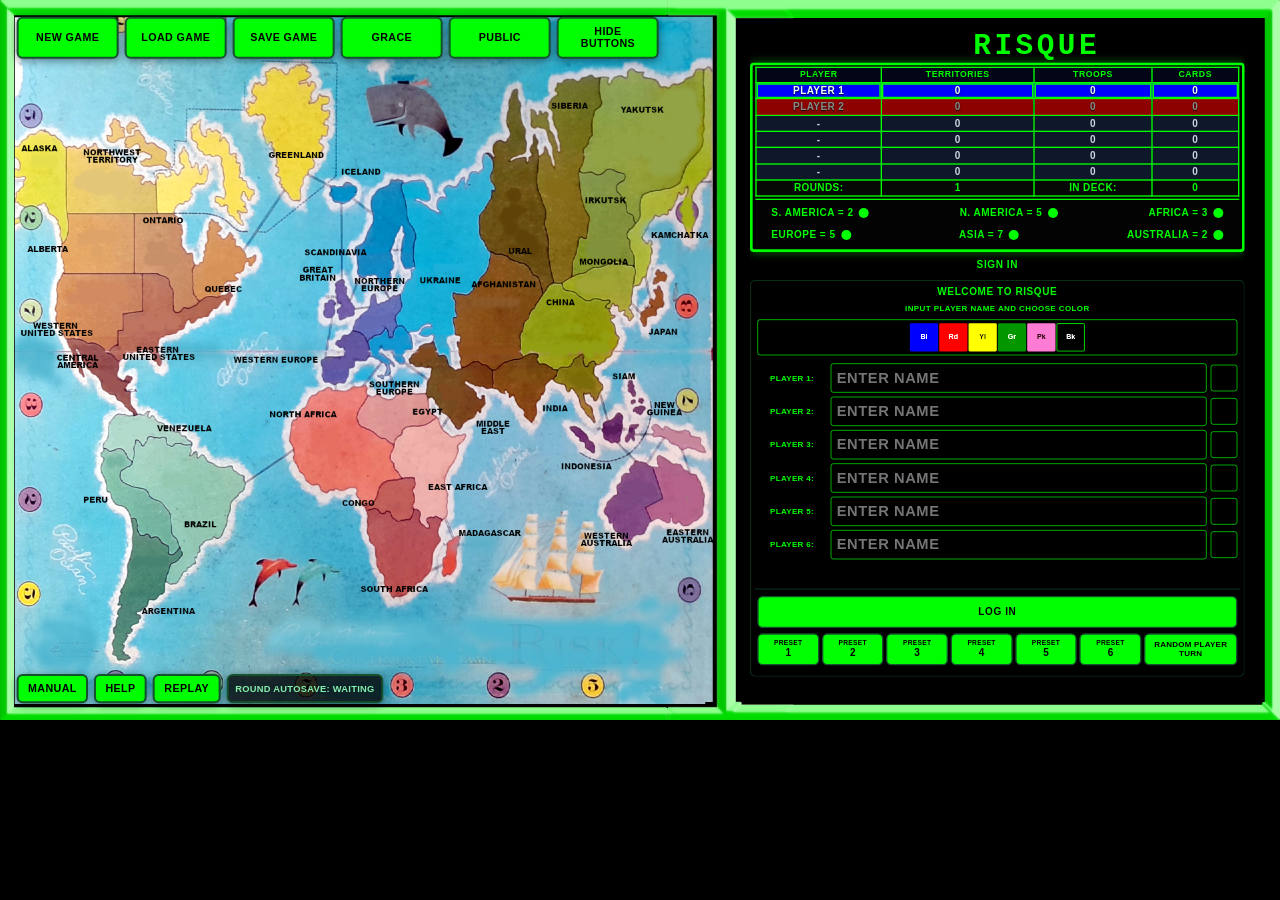
<file: index.html>
<!doctype html>
<html lang="en">
<head>
  <meta charset="utf-8" />
  <meta name="viewport" content="width=device-width, initial-scale=1" />
  <link rel="icon" href="favicon.svg" type="image/svg+xml" />
  <title>RISQUE</title>
  <style>
    :root { color-scheme: dark; }
    html { background: #000; }
    body {
      margin: 0;
      min-height: 100vh;
      display: grid;
      place-items: center;
      background: #000;
      color: #e5e7eb;
      font-family: Arial, sans-serif;
    }
    a { color: #38bdf8; }
    .panel {
      width: min(440px, 92vw);
      background: #1f2937;
      border: 1px solid #374151;
      border-radius: 12px;
      padding: 20px;
      box-sizing: border-box;
    }
    .panel h1 { margin: 0 0 6px; font-size: 1.35rem; }
    .panel .sub { margin: 0 0 16px; color: #94a3b8; font-size: 14px; line-height: 1.4; }
    .row { display: flex; gap: 10px; flex-wrap: wrap; margin-top: 12px; }
    button {
      border: 0;
      border-radius: 8px;
      padding: 10px 14px;
      cursor: pointer;
      font-weight: 700;
      background: #374151;
      color: #e5e7eb;
    }
    .hint { margin: 14px 0 0; font-size: 13px; color: #94a3b8; }
    .tools-divider { margin: 18px 0 10px; padding-top: 14px; border-top: 1px solid #374151; font-size: 13px; color: #94a3b8; }
  </style>
  <script src="js/risque-external-urls.js"></script>
</head>
<body>
  <main id="debug-home" class="panel" hidden>
    <h1>RISQUE</h1>
    <p class="sub">Debug / extras (<code>?menu=1</code>). Normal use opens the host login automatically.</p>
    <div class="row">
      <button type="button" id="btnGameLogin">Game login + TV (two windows)</button>
      <button type="button" id="btnRuntime">Runtime shell</button>
      <button type="button" id="btnRisque">Host login only</button>
      <button type="button" id="btnClearLogs">Clear logs</button>
      <button type="button" id="btnMockConquer">Open game shell</button>
      <button type="button" id="btnMockMaker">Mock Game Maker</button>
    </div>
    <p class="hint">
      <a href="docs/manual.html">Manual</a> · <a href="docs/help.html">Help</a> ·
      <a href="game.html">Runtime shell</a> · <a href="index.html">Launcher (redirect)</a>
    </p>
  </main>

  <noscript>
    <main class="panel">
      <p>
        JavaScript is required to open the host.
        <a id="noscript-login" href="game.html">Open game</a>
      </p>
    </main>
  </noscript>

  <script>
    (function () {
      function gameLoginUrl() {
        return typeof window.risqueLoginRecoveryUrl === "function"
          ? window.risqueLoginRecoveryUrl()
          : "game.html?phase=login&loginLegacyNext=game.html%3Fphase%3DplayerSelect%26selectKind%3DfirstCard&loginLoadRedirect=game.html%3Fphase%3Dcardplay%26legacyNext%3Dincome.html";
      }

      /**
       * Chrome: any width/height in the third argument makes a *popup* with minimal chrome (often no tab strip).
       * Use this only for the public TV window — never for the host.
       */
      function chromePopupFeatures(left, top, width, height) {
        /* Do not clamp L/T to 0 — extended displays may use negative availLeft/Top. */
        var L = Math.floor(left);
        var T = Math.floor(top);
        var W = Math.max(400, Math.floor(width));
        var H = Math.max(320, Math.floor(height));
        return (
          "left=" +
          L +
          ",top=" +
          T +
          ",width=" +
          W +
          ",height=" +
          H +
          ",menubar=no,toolbar=no,location=yes,resizable=yes,scrollbars=yes,status=no"
        );
      }

      function publicTvUrl() {
        var u = new URL("game.html", window.location.href);
        u.searchParams.set("display", "public");
        u.searchParams.set("tvBootstrap", "1");
        u.searchParams.delete("phase");
        u.searchParams.delete("legacyNext");
        u.searchParams.delete("selectKind");
        u.searchParams.delete("loginLegacyNext");
        u.searchParams.delete("loginLoadRedirect");
        u.searchParams.delete("next");
        return u.pathname + u.search + u.hash;
      }

      function clearPublicMirrorKeys() {
        try {
          localStorage.removeItem("risquePublicMirrorState");
          localStorage.removeItem("risquePublicCursorMirror");
        } catch (eClr) {}
      }

      /** Same work-area as a maximized window — public TV only (popup chrome). */
      function fullWorkAreaPopupFeatures() {
        var ax = typeof screen.availLeft === "number" ? screen.availLeft : 0;
        var ay = typeof screen.availTop === "number" ? screen.availTop : 0;
        var aw = screen.availWidth || screen.width || 1280;
        var ah = screen.availHeight || screen.height || 720;
        return chromePopupFeatures(ax, ay, aw, ah);
      }

      function openPublicGameWindow() {
        try {
          clearPublicMirrorKeys();
          var url = publicTvUrl();
          var feats = fullWorkAreaPopupFeatures();
          return window.open(url, "risquePublicBoard", feats);
        } catch (e0) {
          return null;
        }
      }

      function openHostGameWindow() {
        try {
          /*
           * No third-argument window features: Chrome opens a normal tab (full tab bar), not a sized popup.
           * Reuse name so a second launch targets the same host tab instead of piling up duplicates.
           */
          return window.open(gameLoginUrl(), "risqueHostBoard");
        } catch (e1) {
          return null;
        }
      }

      function showLauncherDoneUi() {
        try {
          document.body.innerHTML =
            '<main class="panel" style="margin:24px auto">' +
            "<h1>RISQUE</h1>" +
            "<p class=\"sub\">Host should be in a new tab (tab bar visible). Public is a separate TV window. You can close this launcher tab.</p>" +
            "</main>";
        } catch (eUi) {}
        try {
          window.close();
        } catch (eClose) {}
      }

      function tryOpenDualWindows() {
        /* Host: normal tab in this browser window. Public: separate popup on top of any stack. */
        var hostWin = openHostGameWindow();
        var pubWin = openPublicGameWindow();
        var okHost = !!(hostWin && !hostWin.closed);
        var okPub = !!(pubWin && !pubWin.closed);
        if (okHost && okPub) {
          showLauncherDoneUi();
          return true;
        }
        return false;
      }

      var ns = document.getElementById("noscript-login");
      if (ns) ns.href = gameLoginUrl();

      if (!/\bmenu=1\b/.test(location.search)) {
        /* Same tab as "Host login only" — no auto pop-up (often blocked). Open public TV yourself if needed. */
        var dest = gameLoginUrl();
        try {
          if (new URLSearchParams(location.search).get("risqueAutoPublic") === "1") {
            dest += (dest.indexOf("?") >= 0 ? "&" : "?") + "risqueAutoPublic=1";
          }
        } catch (eAp) {
          /* ignore */
        }
        try {
          window.location.replace(dest);
        } catch (eLoc) {
          window.location.href = dest;
        }
        return;
      }

      var dbg = document.getElementById("debug-home");
      if (dbg) dbg.hidden = false;

      document.getElementById("btnGameLogin").onclick = function () {
        if (!tryOpenDualWindows()) {
          alert(
            "Could not open both windows. Allow pop-ups and try again, or use Host login only and open the public view in another tab."
          );
        }
      };
      document.getElementById("btnRuntime").onclick = function () {
        window.location.href = "game.html";
      };
      document.getElementById("btnRisque").onclick = function () {
        window.location.href = gameLoginUrl();
      };
      document.getElementById("btnClearLogs").onclick = function () {
        try {
          localStorage.removeItem("gameLogs");
          localStorage.removeItem("risqueNavLog");
        } catch (e) {}
        alert("Cleared gameLogs and risqueNavLog.");
      };
      document.getElementById("btnMockConquer").onclick = function () {
        window.location.href = "game.html";
      };
      document.getElementById("btnMockMaker").onclick = function () {
        window.location.href = "Mock Game Maker/index.html";
      };
    })();
  </script>
</body>
</html>
</file>
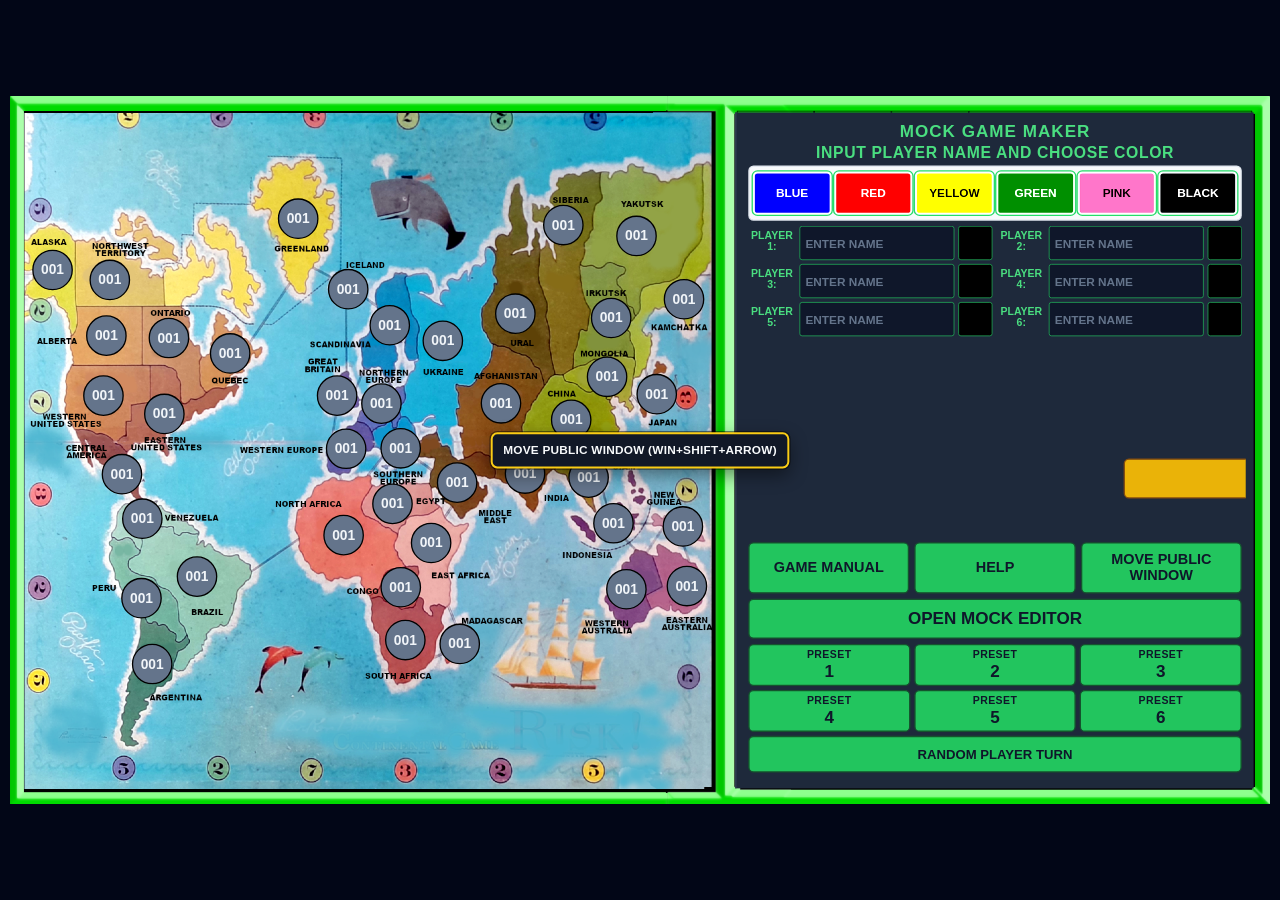
<file: Mock Game Maker/index.html>
<!doctype html>
<html lang="en">
<head>
  <meta charset="utf-8" />
  <meta name="viewport" content="width=device-width, initial-scale=1" />
  <title>RISQUE — Mock Game Maker</title>
  <link rel="stylesheet" href="mgm.css" />
  <script>
    window.RISQUE_MOCK_MAKER = true;
    /** Folder that contains game.html for “Save & open game” (default: project root). */
    window.RISQUE_MGM_EXPORT_GAME_BASE = "../";
  </script>
  <script src="../js/core.js"></script>
  <script src="../js/replay-tape.js"></script>
  <script src="../js/risque-external-urls.js"></script>
  <script>
    (function () {
      if (window.RISQUE_URLS) {
        window.RISQUE_URLS.manual = "../docs/manual.html";
        window.RISQUE_URLS.help = "../docs/help.html";
        if (window.RISQUE_URLS.loginRecovery) {
          window.RISQUE_URLS.loginRecovery = window.RISQUE_URLS.loginRecovery.replace(
            /^game\.html/,
            "../game.html"
          );
        }
      }
    })();
  </script>
  <script src="../phases/login.js"></script>
  <script src="mgm.js"></script>
</head>
<body>
  <!-- Board + HUD strip visible immediately; login form mounts inside the control panel. -->
  <div id="screen-designer">
    <!-- Logical board: 1920×1080. Map uses full stage; tools live in x = 1080…1920 (840px strip). Whole frame scales to the window. -->
    <div id="mgm-designer-root" class="mgm-designer-root">
      <div id="mgm-designer-frame" class="mgm-designer-frame">
        <div id="canvas" class="canvas-wrapper">
          <div id="error" class="error"></div>
        </div>

    <aside id="mgm-control-panel" aria-label="Mock Game Maker tools">
      <div class="mgm-control-fill">
        <div id="mgm-embedded-login-host" class="mgm-embedded-login-host" aria-label="Player setup"></div>
        <div id="mgm-editor-chrome" class="mgm-editor-chrome" hidden>
        <div class="mgm-panel-head">
          <h2>Mock Game Maker</h2>
        </div>

        <div class="mgm-tool-body">
        <section id="mgm-panel-map" class="mgm-tool-panel" data-mgm-panel="map">
          <h3 class="mgm-tool-title">Map &amp; troops</h3>
          <div id="mgm-map-palette" class="mgm-map-palette" role="group" aria-label="Players"></div>
          <div class="mgm-map-bulk-row">
            <button type="button" class="mgm-btn mgm-bulk-btn" id="mgm-select-all-terr">Select all</button>
            <button type="button" class="mgm-btn mgm-bulk-btn" id="mgm-select-none-terr">Unselect all</button>
            <button type="button" class="mgm-btn mgm-bulk-btn" id="mgm-random-troops">Random 1–25</button>
          </div>
          <div class="mgm-map-continent-block" role="group" aria-label="Select all territories in one continent">
            <div class="mgm-continent-block-label">Continent</div>
            <div class="mgm-continent-btn-wrap" id="mgm-continent-select-wrap"></div>
          </div>
          <p class="mgm-select-hint" id="mgm-multi-select-hint">
            With multiple territories selected: hold <kbd>Ctrl</kbd> (or <kbd>⌘</kbd> on Mac) and click a territory to remove it from the selection, or click an unselected territory to add it.
          </p>
          <div class="mgm-troop-inline">
            <label class="mgm-troop-input-label" for="mgm-troop-input">Troop count</label>
            <div class="mgm-troop-territory-line"><span id="mgm-troop-territory">—</span></div>
            <input type="number" id="mgm-troop-input" min="1" max="9999" value="1" step="1" disabled />
          </div>
        </section>

        <section id="mgm-panel-continents" class="mgm-tool-panel" hidden data-mgm-panel="continents">
          <h3 class="mgm-tool-title">Continent collection counts</h3>
          <div class="mgm-cc-bulk-block">
            <p class="mgm-cc-bulk-hint">
              Set every continent to the same collection count (e.g. 4 = fourth payoff tier), or randomize all at once.
            </p>
            <div class="mgm-cc-bulk-actions">
              <label class="mgm-cc-bulk-label" for="mgm-cc-bulk-value">Set all to</label>
              <select id="mgm-cc-bulk-value" class="mgm-cc-bulk-select" aria-label="Collection count applied to every continent"></select>
              <button type="button" class="mgm-btn mgm-cc-bulk-apply" id="mgm-cc-apply-all">Apply to all</button>
              <button type="button" class="mgm-btn mgm-cc-bulk-random" id="mgm-cc-random-all">Random 1–10</button>
            </div>
          </div>
          <div class="mgm-continent-row"><span>S. America</span><select id="mgm-cc-south_america"></select></div>
          <div class="mgm-continent-row"><span>N. America</span><select id="mgm-cc-north_america"></select></div>
          <div class="mgm-continent-row"><span>Africa</span><select id="mgm-cc-africa"></select></div>
          <div class="mgm-continent-row"><span>Europe</span><select id="mgm-cc-europe"></select></div>
          <div class="mgm-continent-row"><span>Asia</span><select id="mgm-cc-asia"></select></div>
          <div class="mgm-continent-row"><span>Australia</span><select id="mgm-cc-australia"></select></div>
        </section>

        <section id="mgm-panel-round" class="mgm-tool-panel" hidden data-mgm-panel="round">
          <h3 class="mgm-tool-title">Round &amp; start phase</h3>
          <label for="mgm-round">Round</label>
          <input type="number" id="mgm-round" min="1" max="999" value="1" />
          <label for="mgm-first-player">First player / current</label>
          <select id="mgm-first-player"></select>
          <label for="mgm-start-phase">Open runtime at phase</label>
          <select id="mgm-start-phase"></select>
        </section>

        <section id="mgm-panel-cards" class="mgm-tool-panel" hidden data-mgm-panel="cards">
          <h3 class="mgm-tool-title">Cards</h3>
          <button type="button" class="mgm-btn mgm-btn-primary" id="mgm-open-card-assignment">Open card assignment</button>
        </section>

        <section id="mgm-panel-save" class="mgm-tool-panel" hidden data-mgm-panel="save">
          <h3 class="mgm-tool-title">Save &amp; export</h3>
          <button type="button" class="mgm-btn mgm-btn-primary" id="mgm-export-ls">Save &amp; open game</button>
          <label for="mgm-export-filename" class="mgm-save-label">JSON file name</label>
          <input type="text" id="mgm-export-filename" class="mgm-filename-input" placeholder="e.g. blue-crushes-red" value="risque-mock-game" autocomplete="off" spellcheck="false" />
          <button type="button" class="mgm-btn" id="mgm-export-file" style="margin-top:8px;">Download JSON</button>
          <button type="button" class="mgm-btn" id="mgm-new-session" title="Clear autosave and show player setup in this panel again">New session (login)</button>
          <div class="mgm-file">
            <label>Import JSON</label>
            <input type="file" id="mgm-import-file" accept="application/json,.json" />
          </div>
        </section>
        </div>

        <nav class="mgm-tool-nav" aria-label="Toolboxes">
          <button type="button" class="mgm-tool-nav-btn mgm-tool-nav-btn-active" data-mgm-tool="map">Map &amp; troops</button>
          <button type="button" class="mgm-tool-nav-btn" data-mgm-tool="continents">Continents</button>
          <button type="button" class="mgm-tool-nav-btn" data-mgm-tool="round">Round &amp; phase</button>
          <button type="button" class="mgm-tool-nav-btn" data-mgm-tool="cards">Cards</button>
          <button type="button" class="mgm-tool-nav-btn" data-mgm-tool="save">Save &amp; export</button>
        </nav>

        <p class="mgm-status" id="mgm-status"></p>
        </div>
      </div>
    </aside>

      </div>
    </div>

    <div id="mgm-card-modal" class="mgm-card-modal" hidden>
      <div class="mgm-card-modal-layer">
        <div class="mgm-card-modal-backdrop" id="mgm-card-modal-backdrop" aria-hidden="true"></div>
        <div
          class="mgm-card-modal-dialog"
          role="dialog"
          aria-modal="true"
          aria-labelledby="mgm-card-modal-title"
        >
          <div class="mgm-card-modal-header">
            <h2 id="mgm-card-modal-title">Card assignment</h2>
            <button type="button" class="mgm-btn" id="mgm-card-modal-close">Close</button>
          </div>
          <div class="mgm-card-modal-presets">
            <p class="mgm-card-preset-hint">
              <strong>Click</strong> a number to load that preset.
              <strong>Right-click</strong> (confirm) or <strong>hold ~3s</strong> on a number to save the current hands into that slot.
              Names must match current players for cards to apply.
            </p>
            <div class="mgm-card-preset-bar" id="mgm-card-preset-bar" aria-label="Card hand presets 1 through 6"></div>
          </div>
          <div class="mgm-card-modal-split">
            <div class="mgm-card-modal-col">
              <h3 class="mgm-card-modal-sub">Players — drop cards here</h3>
              <div id="mgm-card-modal-hands" class="mgm-card-modal-hands"></div>
            </div>
            <div class="mgm-card-modal-col">
              <h3 class="mgm-card-modal-sub">Available cards</h3>
              <p class="hint mgm-card-modal-deck-hint">Each card exists only once. <strong>Drag</strong> onto a player’s zone, or <strong>click</strong> a card then click that player’s title or drop area.</p>
              <div id="deck-card-grid" class="mgm-card-modal-deck-grid" aria-label="Cards not in any hand"></div>
            </div>
          </div>
          <div class="mgm-card-modal-footer">
            <button type="button" class="mgm-btn mgm-btn-primary" id="mgm-card-modal-done">Done</button>
          </div>
        </div>
      </div>
    </div>
  </div>
</body>
</html>
</file>
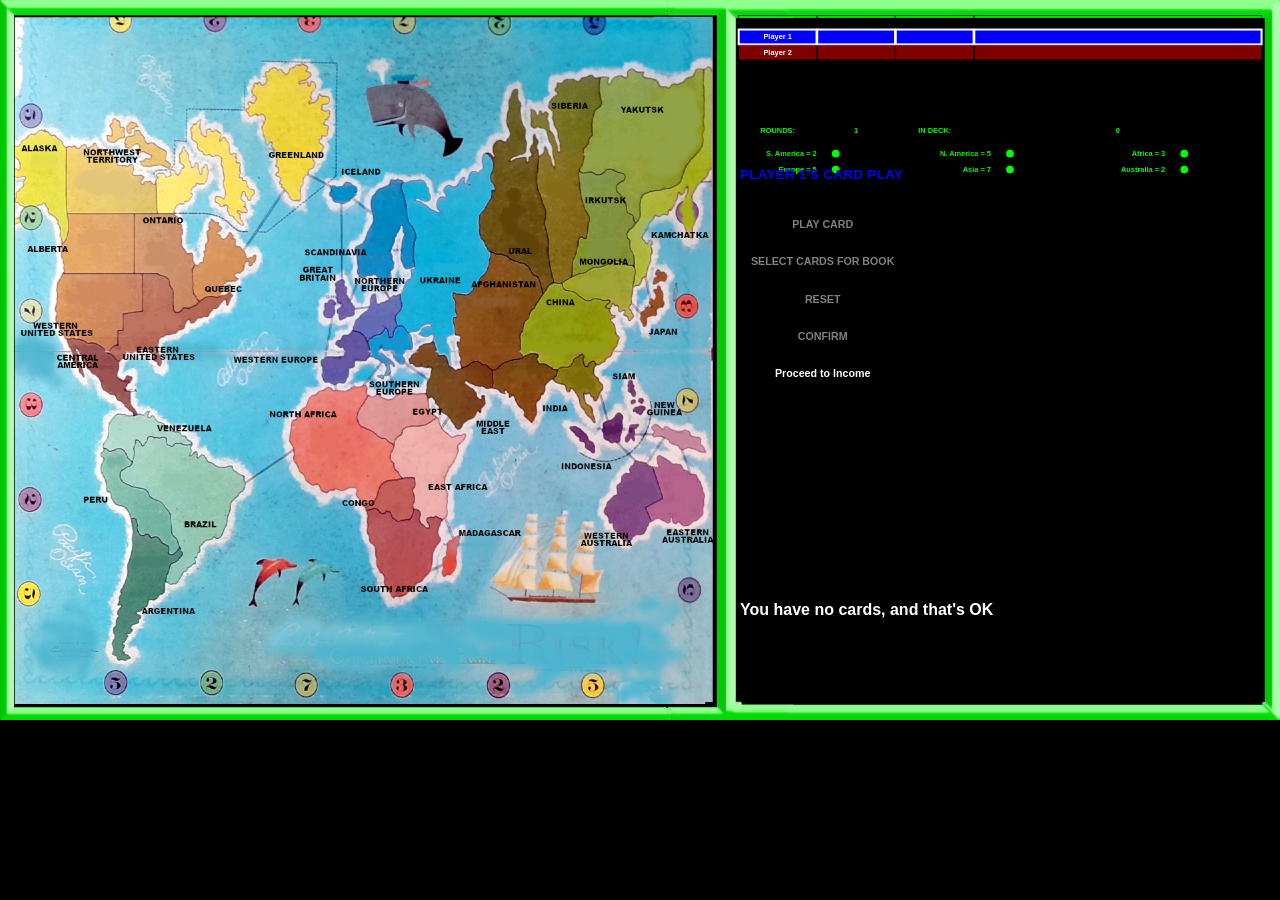
<file: con-cardplay.html>
<script type="text/javascript">
        var gk_isXlsx = false;
        var gk_xlsxFileLookup = {};
        var gk_fileData = {};
        function filledCell(cell) {
          return cell !== '' && cell != null;
        }
        function loadFileData(filename) {
        if (gk_isXlsx && gk_xlsxFileLookup[filename]) {
            try {
                var workbook = XLSX.read(gk_fileData[filename], { type: 'base64' });
                var firstSheetName = workbook.SheetNames[0];
                var worksheet = workbook.Sheets[firstSheetName];

                // Convert sheet to JSON to filter blank rows
                var jsonData = XLSX.utils.sheet_to_json(worksheet, { header: 1, blankrows: false, defval: '' });
                // Filter out blank rows (rows where all cells are empty, null, or undefined)
                var filteredData = jsonData.filter(row => row.some(filledCell));

                // Heuristic to find the header row by ignoring rows with fewer filled cells than the next row
                var headerRowIndex = filteredData.findIndex((row, index) =>
                  row.filter(filledCell).length >= filteredData[index + 1]?.filter(filledCell).length
                );
                // Fallback
                if (headerRowIndex === -1 || headerRowIndex > 25) {
                  headerRowIndex = 0;
                }

                // Convert filtered JSON back to CSV
                var csv = XLSX.utils.aoa_to_sheet(filteredData.slice(headerRowIndex)); // Create a new sheet from filtered array of arrays
                csv = XLSX.utils.sheet_to_csv(csv, { header: 1 });
                return csv;
            } catch (e) {
                console.error(e);
                return "";
            }
        }
        return gk_fileData[filename] || "";
        }
        </script><!DOCTYPE html>
<html lang="en">
<head>
  <meta charset="UTF-8">
  <meta name="viewport" content="width=1920, initial-scale=1.0, maximum-scale=1.0, minimum-scale=1.0, user-scalable=no">
  <meta http-equiv="Cache-Control" content="no-cache, no-store, must-revalidate">
  <meta http-equiv="Pragma" content="no-cache">
  <meta http-equiv="Expires" content="0">
  <title>RISQUE - Conquest Card Play Phase</title>
  <style>
    .cardplay-player-name {
      font-family: Arial, sans-serif;
      font-size: 20px;
      font-weight: 900;
      text-transform: uppercase;
      letter-spacing: 0.5px;
      text-shadow: 2px 2px 2px rgba(0, 0, 0, 0.7);
      position: absolute;
      left: 1110px;
      top: 250px;
      z-index: 10;
      pointer-events: none;
    }
    .cardplay-message {
      font-family: Arial, sans-serif;
      font-size: 24px;
      font-weight: bold;
      color: #ffffff;
      position: absolute;
      left: 1110px;
      top: 900px;
      text-align: left;
      z-index: 10;
      pointer-events: none;
    }
    .cardplay-button-container {
      position: absolute;
      top: 309px;
      left: 1105px;
      display: flex;
      flex-direction: column;
      align-items: flex-start;
      width: 258px;
      z-index: 10;
    }
    .cardplay-button {
      width: 258px;
      height: 36px;
      margin: 10px 0;
      background: #000000;
      color: #ffffff;
      font-family: Arial, sans-serif;
      font-size: 16px;
      font-weight: bold;
      text-align: center;
      border: none;
      border-radius: 4px;
      cursor: pointer;
      z-index: 10;
    }
    .cardplay-button.enabled {
      background: #000000;
      color: #ffffff;
      opacity: 1;
    }
    .cardplay-button:hover:not(:disabled) {
      background: #1a1a1a;
      color: #ffffff;
    }
    .cardplay-button:active:not(:disabled) {
      transform: scale(0.95);
    }
    .cardplay-button:disabled {
      background: #000000;
      color: #ffffff;
      opacity: 0.5;
      cursor: not-allowed;
    }
    .cardplay-button.dissolve-in {
      opacity: 0;
      animation: dissolveIn 1s forwards;
    }
    .card {
      position: absolute;
      z-index: 10;
      cursor: pointer;
    }
    .card.selected {
      border: 3px solid #ffff00;
    }
    .card.played {
      opacity: 0.5;
      cursor: not-allowed;
    }
    .card.processing {
      border: 3px solid #ff0000;
    }
    .popup {
      position: absolute;
      left: 1105px;
      top: 620px;
      width: 218px;
      box-sizing: content-box;
      background: #fff;
      border: 2px solid #000;
      padding: 20px;
      z-index: 3;
      display: none;
      font-family: Arial, sans-serif;
      font-size: 20px;
    }
    .popup-message {
      margin-bottom: 10px;
    }
    .popup-select, .popup-input {
      width: 100%;
      margin-bottom: 10px;
      display: none;
    }
    .popup-button {
      margin-right: 10px;
      background: #280b0b;
      color: #fff;
      border: none;
      border-radius: 5px;
      padding: 8px 16px;
      font-size: 14px;
      cursor: pointer;
    }
    .popup-button:hover:not(:disabled) {
      background: #3c1212;
    }
    @keyframes dissolveIn {
      from { opacity: 0; }
      to { opacity: 1; }
    }
  </style>
</head>
<body>
  <div class="canvas-wrapper" id="canvas">
    <svg class="svg-overlay" viewBox="0 0 1920 1080"></svg>
    <div class="ui-overlay" id="ui-overlay"></div>
    <div id="error" class="error"></div>
  </div>
  <script type="text/javascript">
    var gk_isXlsx = false;
    var gk_xlsxFileLookup = {};
    var gk_fileData = {};
    function filledCell(cell) {
      return cell !== '' && cell != null;
    }
    function loadFileData(filename) {
      if (gk_isXlsx && gk_xlsxFileLookup[filename]) {
        try {
          var workbook = XLSX.read(gk_fileData[filename], { type: 'base64' });
          var firstSheetName = workbook.SheetNames[0];
          var worksheet = workbook.Sheets[firstSheetName];
          var jsonData = XLSX.utils.sheet_to_json(worksheet, { header: 1, blankrows: false, defval: '' });
          var filteredData = jsonData.filter(row => row.some(filledCell));
          var headerRowIndex = filteredData.findIndex((row, index) =>
            row.filter(filledCell).length >= filteredData[index + 1]?.filter(filledCell).length
          );
          if (headerRowIndex === -1 || headerRowIndex > 25) {
            headerRowIndex = 0;
          }
          var csv = XLSX.utils.aoa_to_sheet(filteredData.slice(headerRowIndex));
          csv = XLSX.utils.sheet_to_csv(csv, { header: 1 });
          return csv;
        } catch (e) {
          console.error(e);
          return "";
        }
      }
      return gk_fileData[filename] || "";
    }
    function generateUUID() {
      return 'xxxxxxxx-xxxx-4xxx-yxxx-xxxxxxxxxxxx'.replace(/[xy]/g, function(c) {
        var r = Math.random() * 16 | 0, v = c == 'x' ? r : (r & 0x3 | 0x8);
        return v.toString(16);
      });
    }
  </script>
  <script src="js/core.js"></script>
  <script>
    console.log('[Con-Cardplay] Loaded at', new Date().toLocaleString());
    window.gameUtils = window.gameUtils || {};
    window.gameUtils.initLaunchPage = () => {};
    let initialGameState = null;
    let selectedCards = [];
    let summaryMessages = [];
    let isBookSelectionMode = false;
    let isIndividualSelectionMode = false;
    let processingBook = false;
    let currentBookCardIndex = -1;
    let hasConfirmed = false;
    let playedCards = [];
    let pendingElimination = null;
    const cardPositions = [
      { x: 1409, y: 263, width: 150, height: 200 },
      { x: 1566, y: 263, width: 150, height: 200 },
      { x: 1725, y: 263, width: 150, height: 200 },
      { x: 1409, y: 468, width: 150, height: 200 },
      { x: 1566, y: 468, width: 150, height: 200 },
      { x: 1725, y: 468, width: 150, height: 200 },
      { x: 1409, y: 673, width: 150, height: 200 },
      { x: 1566, y: 673, width: 150, height: 200 },
      { x: 1725, y: 673, width: 150, height: 200 }
    ];
    function logToStorage(message, data) {
      const timestamp = new Date().toLocaleString("en-US", { timeZone: "America/New_York" });
      const logEntry = `[${timestamp}] [Con-Cardplay] ${message}`;
      const logs = JSON.parse(localStorage.getItem("gameLogs") || "[]");
      logs.push(logEntry);
      if (data) logs.push(JSON.stringify(data, null, 2));
      localStorage.setItem("gameLogs", JSON.stringify(logs));
      console.log(logEntry, data || '');
    }
    function conCardplayPrettyTerritory(id) {
      if (!id) return "";
      if (window.gameUtils && typeof window.gameUtils.formatTerritoryDisplayName === "function") {
        return window.gameUtils.formatTerritoryDisplayName(id);
      }
      return String(id).replace(/_/g, " ").replace(/\b\w/g, function (ch) {
        return ch.toUpperCase();
      });
    }
    function conCardplayPrettyCardName(card) {
      if (!card) return "";
      var c = String(card).toLowerCase();
      if (c === "wildcard1" || c === "wildcard2") return "Wildcard";
      return conCardplayPrettyTerritory(card);
    }
    function prependConCardplayCombatLog(lines) {
      if (!window.gameState || !Array.isArray(lines) || !lines.length) return;
      if (!Array.isArray(window.gameState.risqueCombatLogTail)) {
        window.gameState.risqueCombatLogTail = [];
      }
      var i;
      for (i = lines.length - 1; i >= 0; i -= 1) {
        window.gameState.risqueCombatLogTail.unshift({
          text: String(lines[i]),
          kind: "cardplay"
        });
      }
      while (window.gameState.risqueCombatLogTail.length > 50) {
        window.gameState.risqueCombatLogTail.pop();
      }
    }
    /** Build TV/public mirror lines for confirmed card actions (phase con-cardplay). */
    function buildConCardplayConfirmMirror(actions, playerName) {
      var primaryParts = [];
      var reportParts = [];
      var TN = playerName || "Player";
      var bookCardIds = null;
      var bookLogLines = [];
      (actions || []).forEach(function (action) {
        if (!action) return;
        if (action.action === "book") {
          primaryParts.push(TN + " plays Book.");
          if (action.cards && action.cards.length) {
            bookCardIds = action.cards.map(function (c) {
              return c && c.card ? String(c.card).toLowerCase() : "";
            }).filter(Boolean);
          }
          (action.effects || []).forEach(function (eff) {
            var terr = conCardplayPrettyTerritory(eff.territory);
            if (eff.action === "add_troops") {
              bookLogLines.push(TN + " adds two troops to " + terr + ".");
            } else if (eff.action === "remove_troops") {
              bookLogLines.push(terr + " loses two troops.");
            } else if (eff.action === "acquire") {
              bookLogLines.push(TN + " played and acquired " + terr + ".");
            } else if (eff.action === "declined") {
              bookLogLines.push(terr + ": Declined.");
            } else if (eff.action === "no_effect") {
              bookLogLines.push(terr + ": No effect.");
            }
          });
          bookLogLines.push("Ten troops added to the bank.");
        } else if (action.action === "aerial_attack") {
          primaryParts.push(TN + " plays Wildcard.");
          reportParts.push("Aerial attack enabled this turn.");
        } else {
          var tid =
            action.territory != null && action.territory !== ""
              ? action.territory
              : action.cards && action.cards[0]
                ? action.cards[0].card
                : "";
          if (action.action === "add_troops") {
            var c0 = action.cards && action.cards[0];
            var cl = c0 ? conCardplayPrettyCardName(c0.card) : conCardplayPrettyTerritory(tid);
            primaryParts.push(TN + " plays " + cl + ".");
            reportParts.push(TN + " adds two troops to " + conCardplayPrettyTerritory(tid) + ".");
          } else if (action.action === "remove_troops") {
            var c1 = action.cards && action.cards[0];
            var cl1 = c1 ? conCardplayPrettyCardName(c1.card) : conCardplayPrettyTerritory(tid);
            primaryParts.push(TN + " plays " + cl1 + ".");
            reportParts.push(conCardplayPrettyTerritory(tid) + " loses two troops.");
          } else if (action.action === "acquire") {
            var c2 = action.cards && action.cards[0];
            var cl2 = c2 ? conCardplayPrettyCardName(c2.card) : conCardplayPrettyTerritory(tid);
            primaryParts.push(TN + " plays " + cl2 + ".");
            reportParts.push(TN + " played and acquired " + conCardplayPrettyTerritory(tid) + ".");
          } else if (action.action === "declined") {
            var c3 = action.cards && action.cards[0];
            var cl3 = c3 ? conCardplayPrettyCardName(c3.card) : "Card";
            primaryParts.push(TN + " plays " + cl3 + ".");
            reportParts.push(conCardplayPrettyTerritory(tid) + ": Declined.");
          } else if (action.action === "no_effect") {
            var c4 = action.cards && action.cards[0];
            var cl4 = c4 ? conCardplayPrettyCardName(c4.card) : conCardplayPrettyTerritory(tid);
            primaryParts.push(TN + " plays " + cl4 + ".");
            reportParts.push(conCardplayPrettyTerritory(tid) + ": No effect.");
          }
        }
      });
      var hasBookCards = bookCardIds && bookCardIds.length > 0;
      return {
        primary: primaryParts.join("\n"),
        report: reportParts.join("\n"),
        bookCardIds: hasBookCards ? bookCardIds : null,
        bookLogLines: bookLogLines.length ? bookLogLines : null
      };
    }
    function isPublicBookMapTerritory(name) {
      var n = String(name || "").toLowerCase();
      return n && n !== "wildcard1" && n !== "wildcard2";
    }
    function troopSnapshotForPublicBook(gs) {
      var m = {};
      if (!gs || !gs.players) return m;
      gs.players.forEach(function (p) {
        (p.territories || []).forEach(function (t) {
          if (t && t.name) m[t.name] = { owner: p.name, troops: Number(t.troops) || 0 };
        });
      });
      return m;
    }
    function territoryVoiceUpperForPublicBook(name) {
      if (window.gameUtils && typeof window.gameUtils.formatTerritoryDisplayName === "function") {
        return String(window.gameUtils.formatTerritoryDisplayName(name || "")).toUpperCase();
      }
      return conCardplayPrettyTerritory(name).toUpperCase();
    }
    /** Ordered steps for public TV: reverse-walk effects from final board to get from/to troop counts. */
    function buildPublicBookProcessingPayload(bookAction, playerName, gs) {
      if (!bookAction || bookAction.action !== "book" || !gs) return null;
      var TN = String(playerName || gs.currentPlayer || "Player").toUpperCase();
      var effects = bookAction.effects || [];
      var m = troopSnapshotForPublicBook(gs);
      var steps = [];
      var i;
      for (i = effects.length - 1; i >= 0; i--) {
        var e = effects[i];
        var tid = e.territory;
        var mapTid = isPublicBookMapTerritory(tid) ? tid : null;
        var step = {
          effect: e.action,
          mapTerritory: mapTid,
          voice: "",
          troopsFrom: 0,
          troopsTo: 0,
          animateTroops: false
        };
        if (e.action === "add_troops") {
          if (!mapTid || !m[mapTid]) continue;
          var toAdd = m[mapTid].troops;
          m[mapTid].troops = Math.max(0, toAdd - 2);
          var fromAdd = m[mapTid].troops;
          step.troopsFrom = fromAdd;
          step.troopsTo = toAdd;
          step.animateTroops = fromAdd !== toAdd;
          step.voice = TN + " ADDS 2 TROOPS TO " + territoryVoiceUpperForPublicBook(mapTid);
        } else if (e.action === "remove_troops") {
          if (!mapTid || !m[mapTid]) continue;
          var toRm = m[mapTid].troops;
          m[mapTid].troops = toRm + 2;
          var fromRm = m[mapTid].troops;
          step.troopsFrom = fromRm;
          step.troopsTo = toRm;
          step.animateTroops = fromRm !== toRm;
          step.voice = TN + " REMOVES 2 TROOPS FROM " + territoryVoiceUpperForPublicBook(mapTid);
        } else if (e.action === "acquire") {
          if (!mapTid || !m[mapTid]) continue;
          var toAcq = m[mapTid].troops;
          var defTroops = Number(e.troops) || 1;
          m[mapTid] = { owner: e.owner, troops: defTroops };
          step.troopsFrom = defTroops;
          step.troopsTo = toAcq;
          step.animateTroops = defTroops !== toAcq;
          step.voice = TN + " ACQUIRED " + territoryVoiceUpperForPublicBook(mapTid);
        } else if (e.action === "declined") {
          var labD = mapTid ? territoryVoiceUpperForPublicBook(mapTid) : conCardplayPrettyCardName(tid).toUpperCase();
          step.voice = TN + " DECLINED TO PROCESS " + labD;
          if (mapTid && m[mapTid]) {
            var td = m[mapTid].troops;
            step.troopsFrom = step.troopsTo = td;
          }
        } else if (e.action === "no_effect") {
          var labN = mapTid ? territoryVoiceUpperForPublicBook(mapTid) : String(tid || "").toUpperCase();
          step.voice = TN + " — NO EFFECT FOR " + labN;
          if (mapTid && m[mapTid]) {
            var tn0 = m[mapTid].troops;
            step.troopsFrom = step.troopsTo = tn0;
          }
        } else {
          continue;
        }
        steps.unshift(step);
      }
      if (!steps.length) return null;
      return { seq: Date.now(), playerName: playerName, steps: steps };
    }
    function applyConCardplayPublicMirror(primary, report, bookCardIds, bookLogLines, bookActionOpt, mirrorPlayerName) {
      if (!window.gameState) return;
      window.gameState.risquePublicCardplayPrimary = primary != null ? String(primary) : "";
      window.gameState.risquePublicCardplayReport = report != null ? String(report) : "";
      if (Array.isArray(bookCardIds) && bookCardIds.length > 0) {
        window.gameState.risquePublicCardplayBookCards = bookCardIds.map(function (c) {
          return String(c || "").toLowerCase();
        });
      } else {
        delete window.gameState.risquePublicCardplayBookCards;
        delete window.gameState.risquePublicBookProcessing;
      }
      if (
        Array.isArray(bookCardIds) &&
        bookCardIds.length > 0 &&
        bookActionOpt &&
        bookActionOpt.action === "book"
      ) {
        var payload = buildPublicBookProcessingPayload(
          bookActionOpt,
          mirrorPlayerName != null ? mirrorPlayerName : window.gameState.currentPlayer,
          window.gameState
        );
        if (payload && payload.steps && payload.steps.length) {
          window.gameState.risquePublicBookProcessing = payload;
        } else {
          delete window.gameState.risquePublicBookProcessing;
        }
      }
      if (Array.isArray(bookLogLines) && bookLogLines.length > 0) {
        prependConCardplayCombatLog(bookLogLines);
      }
      try {
        localStorage.setItem("gameState", JSON.stringify(window.gameState));
      } catch (eMir) {
        logToStorage("applyConCardplayPublicMirror save failed", { error: String(eMir) });
      }
    }
    function clearConCardplayPublicMirror() {
      applyConCardplayPublicMirror("", "", null, null, null, null);
    }
    function cardplayInit() {
      logToStorage('Starting cardplayInit');
      let canvasWrapper = document.getElementById("canvas");
      if (!canvasWrapper) {
        logToStorage('Canvas wrapper not found, creating');
        canvasWrapper = document.createElement('div');
        canvasWrapper.className = 'canvas-wrapper';
        canvasWrapper.id = 'canvas';
        canvasWrapper.innerHTML = `
          <svg class="svg-overlay" viewBox="0 0 1920 1080"></svg>
          <div class="ui-overlay" id="ui-overlay"></div>
          <div id="error" class="error"></div>
        `;
        document.body.appendChild(canvasWrapper);
      }
      let uiOverlay = document.getElementById("ui-overlay");
      if (!uiOverlay) {
        logToStorage('UI overlay not found, creating');
        uiOverlay = document.createElement('div');
        uiOverlay.className = 'ui-overlay';
        uiOverlay.id = 'ui-overlay';
        canvasWrapper.appendChild(uiOverlay);
      }
      const gameState = window.gameState;
      if (!gameState || !gameState.players || !gameState.currentPlayer) {
        logToStorage('Invalid game state');
        window.gameUtils.showError("Invalid game state. Redirecting to launch.");
        setTimeout(() => { window.location.href = 'index.html'; }, 2000);
        return;
      }
      // Conquest card play always runs income next; stale aerial flags (e.g. from wildcards) skipped con-income.
      if (window.gameUtils && typeof window.gameUtils.setAerialAttackUsesRemaining === "function") {
        window.gameUtils.setAerialAttackUsesRemaining(window.gameState, 0);
      } else {
        window.gameState.aerialAttackEligible = false;
      }
      window.gameState.aerialAttack = false;
      try {
        localStorage.setItem("gameState", JSON.stringify(window.gameState));
      } catch (e) {
        logToStorage("Could not persist aerialAttack clear", { error: String(e) });
      }
      initialGameState = JSON.parse(JSON.stringify(gameState));
      logToStorage('Game state copied', { currentPlayer: gameState.currentPlayer });
      const currentPlayer = gameState.players.find(p => p.name === gameState.currentPlayer);
      if (!currentPlayer) {
        logToStorage('Current player not found');
        window.gameUtils.showError("Current player not found. Redirecting to launch.");
        setTimeout(() => { window.location.href = 'index.html'; }, 2000);
        return;
      }
      currentPlayer.cards = currentPlayer.cards.map(card => {
        if (typeof card === 'string') {
          return { name: card, id: generateUUID() };
        }
        return card;
      });
      currentPlayer.cardCount = currentPlayer.cards.length;
      logToStorage('Current player cards', { player: currentPlayer.name, cards: currentPlayer.cards, cardCount: currentPlayer.cardCount });
      const defaultContinents = {
        north_america: { territories: ['alaska', 'alberta', 'central_america', 'eastern_united_states', 'greenland', 'northwest_territory', 'ontario', 'quebec', 'western_united_states'], bonus: 5 },
        south_america: { territories: ['argentina', 'brazil', 'peru', 'venezuela'], bonus: 2 },
        europe: { territories: ['great_britain', 'iceland', 'northern_europe', 'scandinavia', 'southern_europe', 'ukraine', 'western_europe'], bonus: 5 },
        africa: { territories: ['congo', 'east_africa', 'egypt', 'madagascar', 'north_africa', 'south_africa'], bonus: 3 },
        asia: { territories: ['afghanistan', 'china', 'india', 'irkutsk', 'japan', 'kamchatka', 'middle_east', 'mongolia', 'siam', 'siberia', 'ural', 'yakutsk'], bonus: 7 },
        australia: { territories: ['eastern_australia', 'indonesia', 'new_guinea', 'western_australia'], bonus: 2 }
      };
      if (!gameState.continents || typeof gameState.continents !== 'object') {
        gameState.continents = defaultContinents;
        logToStorage('Initialized gameState.continents with default values and bonuses');
      }
      for (const [continent, data] of Object.entries(gameState.continents)) {
        if (!data.territories || !Array.isArray(data.territories)) {
          gameState.continents[continent] = defaultContinents[continent] || { territories: [], bonus: 0 };
          logToStorage(`Fixed malformed territories for continent ${continent}`);
        }
        if (!data.bonus) {
          gameState.continents[continent].bonus = defaultContinents[continent].bonus || 0;
          logToStorage(`Set bonus for continent ${continent}`, { bonus: gameState.continents[continent].bonus });
        }
      }
      const playerColor = window.gameUtils.colorMap[currentPlayer.color] || "#ffffff";
      const hasCards = currentPlayer.cardCount > 0;
      const unplayedCards = getUnplayedCards();
      const canFormBook = unplayedCards.length >= 3 && canFormValidBook(unplayedCards);
      let cardHtml = "";
      if (hasCards) {
        unplayedCards.forEach((card, index) => {
          if (index < cardPositions.length && window.gameUtils.cardNames.includes(card.name)) {
            const pos = cardPositions[index];
            cardHtml += `
              <img class="card" src="assets/images/Cards/${String(card.name || "").toUpperCase()}.webp" style="left: ${pos.x}px; top: ${pos.y}px; width: ${pos.width}px; height: ${pos.height}px;" data-card="${card.name}" data-id="${card.id}" alt="${card.name.replace(/_/g, " ")} card">
            `;
          }
        });
      }
      uiOverlay.innerHTML = `
        <div class="cardplay-player-name" style="color: ${playerColor}">${currentPlayer.name}'s Card Play</div>
        <div id="no-cards-message" class="cardplay-message">${hasCards ? `Cards in hand: ${unplayedCards.map(c => c.name).join(', ')}` : "You have no cards, and that's OK"}</div>
        <div id="summary-lines" class="cardplay-message"></div>
        <div class="cardplay-button-container">
          <button id="play-card-button" class="cardplay-button" ${!hasCards ? 'disabled' : ''}>PLAY CARD</button>
          <button id="select-cards-button" class="cardplay-button" ${!canFormBook ? 'disabled' : ''}>SELECT CARDS FOR BOOK</button>
          <button id="reset-button" class="cardplay-button" ${!hasCards && !playedCards.some(pc => !pc.confirmed) ? 'disabled' : ''}>RESET</button>
          <button id="confirm-button" class="cardplay-button" disabled>CONFIRM</button>
          <button id="next-phase-button" class="cardplay-button dissolve-in" ${hasCards && unplayedCards.length > 4 ? 'disabled' : ''}>Proceed to Income</button>
        </div>
        ${cardHtml}
      `;
      logToStorage('UI overlay rendered', { cardCount: unplayedCards.length });
      const buttons = [
        { id: "play-card-button", enabled: hasCards, handler: handlePlayCard },
        { id: "select-cards-button", enabled: canFormBook, handler: handleSelectCards },
        { id: "reset-button", enabled: hasCards || playedCards.some(pc => !pc.confirmed), handler: handleReset },
        { id: "confirm-button", enabled: false, handler: handleConfirm },
        { id: "next-phase-button", enabled: !hasCards || unplayedCards.length <= 4, handler: handleNextPhase }
      ];
      buttons.forEach(button => {
        const el = document.getElementById(button.id);
        if (el) {
          el.disabled = !button.enabled;
          el.classList.toggle("enabled", button.enabled);
          el.onclick = button.handler;
          el.addEventListener('keydown', e => {
            if (e.key === 'Enter' || e.key === ' ') button.handler();
          });
        } else {
          logToStorage(`Button ${button.id} not found`);
          window.gameUtils.showError(`Button ${button.id} not found`);
        }
      });
      if (hasCards) {
        document.querySelectorAll('.card').forEach(card => {
          card.addEventListener('click', () => {
            toggleCardSelection(card);
          });
          card.addEventListener('contextmenu', (e) => {
            e.preventDefault();
            unPlayCard(card);
          });
        });
      }
      updateSummaryDisplay();
      checkCardStatus();
      requestAnimationFrame(() => {
        logToStorage('Initializing game view');
        window.gameUtils.resizeCanvas();
        window.gameUtils.initGameView();
        window.gameUtils.renderTerritories(null, window.gameState);
        window.gameUtils.renderStats(window.gameState);
        const svgOverlay = document.querySelector('.svg-overlay');
        logToStorage('Rendering markers, numbers, and stats', { svgContent: svgOverlay ? svgOverlay.innerHTML : 'No SVG overlay' });
      });
      if (currentPlayer.cardCount > 4) {
        document.getElementById('error').textContent = `You have ${currentPlayer.cardCount} cards. Must play/dump to 4 or fewer.`;
      }
      localStorage.setItem('gameState', JSON.stringify(window.gameState));
      logToStorage('cardplayInit completed');
    }
    function getUnplayedCards() {
      const currentPlayer = window.gameState.players.find(p => p.name === window.gameState.currentPlayer);
      if (!currentPlayer) return [];
      const playedCardNames = playedCards.flatMap(pc => pc.cards || []);
      return currentPlayer.cards.filter(card => !playedCardNames.some(pc => pc.id === card.id));
    }
    function canFormValidBook(cards) {
      return window.gameUtils.canFormValidRisqueBook(cards);
    }
    function willEliminatePlayer(owner, territory) {
      if (!owner) return false;
      const remainingTerritories = owner.territories.filter(t => t.name !== territory);
      return remainingTerritories.length === 0 && owner.troopsTotal <= (owner.territories.find(t => t.name === territory)?.troops || 0);
    }
    async function toggleCardSelection(img) {
      const cardName = img.dataset.card;
      const cardId = img.dataset.id;
      const errorText = document.getElementById('error');
      if (!errorText) {
        logToStorage('Error element not found');
        return;
      }
      if (!isBookSelectionMode && !isIndividualSelectionMode) {
        errorText.textContent = 'Select an action first (e.g., Book or Play Card)';
        return;
      }
      if (img.classList.contains('played')) {
        errorText.textContent = 'Card has been played';
        return;
      }
      if (img.classList.contains('selected')) {
        img.classList.remove('selected');
        selectedCards = selectedCards.filter(c => c.id !== cardId);
        errorText.textContent = '';
        updateSummaryDisplay();
        checkCardStatus();
        return;
      }
      if (isBookSelectionMode && selectedCards.length >= 3) {
        errorText.textContent = 'Select exactly 3 cards';
        return;
      }
      if (isIndividualSelectionMode && selectedCards.length >= 1) {
        errorText.textContent = 'Select exactly 1 card';
        return;
      }
      img.classList.add('selected');
      selectedCards.push({ card: cardName, id: cardId });
      logToStorage('Card selected', { card: cardName, id: cardId });
      errorText.textContent = '';
      if (isBookSelectionMode && selectedCards.length === 3) {
        await validateAndProcessBook();
      } else if (isIndividualSelectionMode && selectedCards.length === 1) {
        const selectedCard = selectedCards[0].card;
        if (['wildcard1', 'wildcard2'].includes(selectedCard)) {
          await processWildcardCard(selectedCard, cardId);
        } else {
          await processIndividualCardEffect(selectedCard, selectedCard, cardId);
        }
      }
      checkCardStatus();
    }
    async function unPlayCard(img) {
      const cardName = img.dataset.card;
      const cardId = img.dataset.id;
      if (!img.classList.contains('played')) return;
      const action = await showPopup(`Put card ${cardName.toUpperCase()} back in hand?`);
      if (!action) return;
      const playedCardIndex = playedCards.findIndex(pc => pc.cards && pc.cards.some(c => c.id === cardId));
      if (playedCardIndex === -1) return;
      const playedCard = playedCards[playedCardIndex];
      const currentPlayer = window.gameState.players.find(p => p.name === window.gameState.currentPlayer);
      currentPlayer.cards.push({ name: cardName, id: cardId });
      currentPlayer.cardCount = currentPlayer.cards.length;
      playedCards.splice(playedCardIndex, 1);
      summaryMessages.splice(playedCardIndex, 1);
      loadCards();
      updateSummaryDisplay();
      localStorage.setItem('gameState', JSON.stringify(window.gameState));
      logToStorage('Card unplayed', { card: cardName, id: cardId });
      checkCardStatus();
    }
    async function validateAndProcessBook() {
      const errorText = document.getElementById('error');
      if (!errorText) {
        logToStorage('Error element not found');
        return;
      }
      const cardNames = selectedCards.map(sc => sc.card);
      if (!validateBook(cardNames)) {
        errorText.textContent =
          'Warning: Not a valid set. You need 3 matching unit types (infantry, cavalry, or artillery), or one of each type. Wildcards count as any.';
        errorText.classList.add('cardplay-inline-error--warn');
        isBookSelectionMode = true;
        selectedCards = [];
        document.querySelectorAll('.card').forEach(card => card.classList.remove('selected'));
        checkCardStatus();
        return;
      }
      const action = await showPopup('Book complete. Process card effects?');
      if (!action) {
        errorText.textContent = 'Book declined';
        isBookSelectionMode = false;
        selectedCards = [];
        document.querySelectorAll('.card').forEach(card => card.classList.remove('selected'));
        checkCardStatus();
        return;
      }
      errorText.textContent = '';
      isBookSelectionMode = false;
      processingBook = true;
      currentBookCardIndex = 0;
      const bookPlayedCard = {
        action: 'book',
        cards: [...selectedCards],
        effects: [],
        confirmed: false
      };
      playedCards.push(bookPlayedCard);
      summaryMessages.push(`Book: ${cardNames.map(c => c.toUpperCase()).join(', ')} - Pending`);
      const currentPlayer = window.gameState.players.find(p => p.name === window.gameState.currentPlayer);
      const originalCardCount = currentPlayer.cards.length;
      const originalCards = [...currentPlayer.cards];
      const idsToRemove = selectedCards.map(sc => sc.id);
      currentPlayer.cards = currentPlayer.cards.filter(card => !idsToRemove.includes(card.id));
      currentPlayer.cardCount = currentPlayer.cards.length;
      logToStorage('Cards removed for book', {
        originalCards: originalCardCount,
        removed: selectedCards.map(sc => ({ name: sc.card, id: sc.id })),
        remaining: currentPlayer.cards
      });
      if (currentPlayer.cards.length !== originalCardCount - 3) {
        logToStorage('Card removal warning: unexpected count', {
          expected: originalCardCount - 3,
          actual: currentPlayer.cards.length,
          originalCards,
          removedIds: idsToRemove,
          remainingCards: currentPlayer.cards
        });
        errorText.textContent = `Warning: Removed ${originalCardCount - currentPlayer.cards.length} cards instead of 3. Continuing.`;
      }
      localStorage.setItem('gameState', JSON.stringify(window.gameState));
      logToStorage('Book selected, processing effects', { cards: cardNames, cardCount: currentPlayer.cardCount });
      updateSummaryDisplay();
      await processBookCardEffect(bookPlayedCard);
    }
    async function processBookCardEffect(bookPlayedCard) {
      if (currentBookCardIndex >= selectedCards.length) {
        processingBook = false;
        currentBookCardIndex = -1;
        document.querySelectorAll('.card').forEach(card => card.classList.remove('processing'));
        const effectMessages = bookPlayedCard.effects.map(effect => {
          if (effect.action === 'add_troops') {
            return `${effect.territory.toUpperCase()}: +2 troops (${
              window.gameState.players.find(p => p.name === window.gameState.currentPlayer).territories.find(t => t.name === effect.territory)?.troops.toString().padStart(3, '0') || '000'
            })`;
          } else if (effect.action === 'remove_troops') {
            return `${effect.territory.toUpperCase()}: ${effect.owner} lost 2 troops (${
              window.gameState.players.find(p => p.name === effect.owner)?.territories.find(t => t.name === effect.territory)?.troops.toString().padStart(3, '0') || '000'
            } remaining)`;
          } else if (effect.action === 'acquire') {
            return `${effect.territory.toUpperCase()}: Acquired by ${window.gameState.currentPlayer} (001)`;
          } else if (effect.action === 'declined') {
            return `${effect.territory.toUpperCase()}: Declined`;
          } else {
            return `${effect.territory.toUpperCase()}: No effect`;
          }
        });
        const index = summaryMessages.findIndex(msg => msg.startsWith(`Book: ${bookPlayedCard.cards.map(c => c.card.toUpperCase()).join(', ')}`));
        summaryMessages[index] = `Book: ${bookPlayedCard.cards.map(c => c.card.toUpperCase()).join(', ')} - ${effectMessages.join('; ')}`;
        updateSummaryDisplay();
        localStorage.setItem('gameState', JSON.stringify(window.gameState));
        logToStorage('Book effects processed', { effects: bookPlayedCard.effects });
        selectedCards = [];
        document.querySelectorAll('.card').forEach(card => card.classList.remove('selected'));
        const currentPlayer = window.gameState.players.find(p => p.name === window.gameState.currentPlayer);
        const unplayedCards = getUnplayedCards();
        if (unplayedCards.length >= 3 && canFormValidBook(unplayedCards)) {
          document.getElementById('error').textContent = `Book processed. Select another book or confirm actions. (${unplayedCards.length} cards left)`;
          isBookSelectionMode = true;
        } else if (currentPlayer.cardCount > 4) {
          document.getElementById('error').textContent = `You have ${currentPlayer.cardCount} cards. Must play/dump to 4 or fewer.`;
        } else {
          document.getElementById('error').textContent = 'Book processed. Confirm actions or play individual cards.';
        }
        loadCards();
        checkCardStatus();
        return;
      }
      document.querySelectorAll('.card').forEach(card => card.classList.remove('processing'));
      const card = selectedCards[currentBookCardIndex].card;
      const cardId = selectedCards[currentBookCardIndex].id;
      const cardElement = document.querySelector(`.card[data-card="${card}"][data-id="${cardId}"]`);
      if (cardElement) {
        cardElement.classList.add('processing');
      }
      let territory = card;
      if (['wildcard1', 'wildcard2'].includes(card)) {
        const territoryOptions = window.gameUtils.cardNames
          .filter(name => !['wildcard1', 'wildcard2'].includes(name))
          .map(name => ({ value: name, text: name.toUpperCase() }));
        territory = await showPopup('Assign wildcard to a territory:', territoryOptions);
        if (!territory || !window.gameUtils.cardNames.includes(territory.toLowerCase())) {
          bookPlayedCard.effects.push({ territory: card, action: 'declined', cardId });
          updateSummaryDisplay();
          currentBookCardIndex++;
          localStorage.setItem('gameState', JSON.stringify(window.gameState));
          await processBookCardEffect(bookPlayedCard);
          return;
        }
        territory = territory.toLowerCase();
      }
      const currentPlayer = window.gameState.players.find(p => p.name === window.gameState.currentPlayer);
      const isOwned = currentPlayer.territories.some(t => t.name === territory);
      let message = '';
      let action = false;
      let effect = { territory, card, cardId };
      if (isOwned) {
        message = `Add 2 troops to ${territory.toUpperCase()}?`;
        action = await showPopup(message);
        if (window.isResetting) return;
        if (action) {
          const territoryObj = currentPlayer.territories.find(t => t.name === territory);
          if (territoryObj) {
            territoryObj.troops = (territoryObj.troops || 1) + 2;
            currentPlayer.troopsTotal += 2;
            effect.action = 'add_troops';
            localStorage.setItem('gameState', JSON.stringify(window.gameState));
            window.gameUtils.renderTerritories(territory, window.gameState);
            logToStorage('Added troops to owned territory', { territory, troops: territoryObj.troops });
          }
        } else {
          effect.action = 'declined';
        }
      } else {
        const owner = window.gameState.players.find(p => p.territories.some(t => t.name === territory));
        if (!owner) {
          effect.action = 'no_effect';
        } else {
          const troops = owner.territories.find(t => t.name === territory)?.troops || 1;
          if (troops > 2) {
            message = `Remove 2 troops from ${territory.toUpperCase()}?`;
            action = await showPopup(message);
            if (window.isResetting) return;
            if (action) {
              const territoryObj = owner.territories.find(t => t.name === territory);
              if (territoryObj) {
                territoryObj.troops -= 2;
                owner.troopsTotal -= 2;
                effect.action = 'remove_troops';
                effect.owner = owner.name;
                localStorage.setItem('gameState', JSON.stringify(window.gameState));
                window.gameUtils.renderTerritories(territory, window.gameState);
                logToStorage('Removed troops from enemy territory', { territory, owner: owner.name, troops: territoryObj.troops });
              }
            } else {
              effect.action = 'declined';
            }
          } else {
            message = `Acquire ${territory.toUpperCase()}?`;
            action = await showPopup(message);
            if (window.isResetting) return;
            if (action) {
              const ownerTerritory = owner.territories.find(t => t.name === territory);
              if (ownerTerritory) {
                if (willEliminatePlayer(owner, territory)) {
                  pendingElimination = {
                    type: 'book',
                    bookPlayedCard,
                    territory,
                    owner: owner.name,
                    ownerTerritory,
                    card,
                    effect,
                    cardId,
                    index: currentBookCardIndex
                  };
                  showPopup(`Acquiring ${territory.toUpperCase()} will eliminate ${owner.name}. Hit confirm to proceed.`, null, false, true);
                  return;
                }
                owner.territories = owner.territories.filter(t => t.name !== territory);
                owner.troopsTotal -= ownerTerritory.troops;
                currentPlayer.territories.push({ name: territory, troops: 1 });
                currentPlayer.troopsTotal += 1;
                effect.action = 'acquire';
                effect.owner = owner.name;
                effect.troops = ownerTerritory.troops;
                localStorage.setItem('gameState', JSON.stringify(window.gameState));
                window.gameUtils.renderTerritories(territory, window.gameState);
                logToStorage('Territory acquired', { territory, from: owner.name, to: currentPlayer.name });
              }
            } else {
              effect.action = 'declined';
            }
          }
        }
      }
      bookPlayedCard.effects.push(effect);
      if (cardElement) {
        cardElement.classList.add('played');
        cardElement.classList.remove('processing');
      }
      currentBookCardIndex++;
      localStorage.setItem('gameState', JSON.stringify(window.gameState));
      await processBookCardEffect(bookPlayedCard);
    }
    async function processIndividualCardEffect(card, territory, cardId) {
      isIndividualSelectionMode = false;
      const currentPlayer = window.gameState.players.find(p => p.name === window.gameState.currentPlayer);
      let playedCardData = { cards: [{ card, id: cardId }], action: '', confirmed: false };
      if (['wildcard1', 'wildcard2'].includes(card)) {
        playedCardData.territory = territory;
      } else {
        territory = card;
      }
      const isOwned = currentPlayer.territories.some(t => t.name === territory);
      let message = '';
      let action = false;
      if (isOwned) {
        message = `Add 2 troops to ${territory.toUpperCase()}?`;
        action = await showPopup(message);
        if (window.isResetting) return;
        if (action) {
          const territoryObj = currentPlayer.territories.find(t => t.name === territory);
          if (territoryObj) {
            territoryObj.troops = (territoryObj.troops || 1) + 2;
            currentPlayer.troopsTotal += 2;
            summaryMessages.push(`${territory}: +2 troops (${territoryObj.troops.toString().padStart(3, '0')}) - Pending`);
            playedCardData.action = 'add_troops';
            localStorage.setItem('gameState', JSON.stringify(window.gameState));
            window.gameUtils.renderTerritories(territory, window.gameState);
            logToStorage('Added troops to owned territory', { territory, troops: territoryObj.troops });
          }
        } else {
          summaryMessages.push(`${territory}: Declined - Pending`);
          playedCardData.action = 'declined';
        }
      } else {
        const owner = window.gameState.players.find(p => p.territories.some(t => t.name === territory));
        if (!owner) {
          summaryMessages.push(`${territory}: No owner, no effect - Pending`);
          playedCardData.action = 'no_effect';
        } else {
          const troops = owner.territories.find(t => t.name === territory)?.troops || 1;
          if (troops > 2) {
            message = `Remove 2 troops from ${territory.toUpperCase()}?`;
            action = await showPopup(message);
            if (window.isResetting) return;
            if (action) {
              const territoryObj = owner.territories.find(t => t.name === territory);
              if (territoryObj) {
                territoryObj.troops -= 2;
                owner.troopsTotal -= 2;
                summaryMessages.push(`${territory}: ${owner.name} lost 2 troops (${territoryObj.troops.toString().padStart(3, '0')} remaining) - Pending`);
                playedCardData.action = 'remove_troops';
                playedCardData.owner = owner.name;
                localStorage.setItem('gameState', JSON.stringify(window.gameState));
                window.gameUtils.renderTerritories(territory, window.gameState);
                logToStorage('Removed troops from enemy territory', { territory, owner: owner.name, troops: territoryObj.troops });
              }
            } else {
              summaryMessages.push(`${territory}: Declined - Pending`);
              playedCardData.action = 'declined';
            }
          } else {
            message = `Acquire ${territory.toUpperCase()}?`;
            action = await showPopup(message);
            if (window.isResetting) return;
            if (action) {
              const ownerTerritory = owner.territories.find(t => t.name === territory);
              if (ownerTerritory) {
                if (willEliminatePlayer(owner, territory)) {
                  pendingElimination = {
                    type: 'individual',
                    playedCardData,
                    territory,
                    owner: owner.name,
                    ownerTerritory,
                    card,
                    cardId
                  };
                  playedCards.push(playedCardData);
                  currentPlayer.cards = currentPlayer.cards.filter(c => c.id !== cardId);
                  currentPlayer.cardCount = currentPlayer.cards.length;
                  const cardElement = document.querySelector(`.card[data-card="${card}"][data-id="${cardId}"]`);
                  if (cardElement) {
                    cardElement.classList.add('played');
                  }
                  summaryMessages.push(`${territory}: Acquired by ${currentPlayer.name} (001) - Pending`);
                  showPopup(`Acquiring ${territory.toUpperCase()} will eliminate ${owner.name}. Hit confirm to proceed.`, null, false, true);
                  updateSummaryDisplay();
                  localStorage.setItem('gameState', JSON.stringify(window.gameState));
                  checkCardStatus();
                  return;
                }
                owner.territories = owner.territories.filter(t => t.name !== territory);
                owner.troopsTotal -= ownerTerritory.troops;
                currentPlayer.territories.push({ name: territory, troops: 1 });
                currentPlayer.troopsTotal += 1;
                summaryMessages.push(`${territory}: Acquired by ${currentPlayer.name} (001) - Pending`);
                playedCardData.action = 'acquire';
                playedCardData.owner = owner.name;
                playedCardData.troops = ownerTerritory.troops;
                localStorage.setItem('gameState', JSON.stringify(window.gameState));
                window.gameUtils.renderTerritories(territory, window.gameState);
                logToStorage('Territory acquired', { territory, from: owner.name, to: currentPlayer.name });
              }
            } else {
              summaryMessages.push(`${territory}: Declined - Pending`);
              playedCardData.action = 'declined';
            }
          }
        }
      }
      playedCards.push(playedCardData);
      currentPlayer.cards = currentPlayer.cards.filter(c => c.id !== cardId);
      currentPlayer.cardCount = currentPlayer.cards.length;
      const cardElement = document.querySelector(`.card[data-card="${card}"][data-id="${cardId}"]`);
      if (cardElement) {
        cardElement.classList.add('played');
      }
      updateSummaryDisplay();
      localStorage.setItem('gameState', JSON.stringify(window.gameState));
      checkCardStatus();
    }
    async function processWildcardCard(card, cardId) {
      isIndividualSelectionMode = false;
      const options = [
        { value: 'territory', text: '1) Territory Card' },
        { value: 'aerial', text: '2) Aerial Attack' }
      ];
      const action = await showPopup('Use wildcard as:', options);
      selectedCards = [];
      document.querySelectorAll('.card').forEach(card => card.classList.remove('selected'));
      if (!action) {
        if (window.isResetting) return;
        summaryMessages.push('Wildcard: Declined - Pending');
        playedCards.push({ cards: [{ card, id: cardId }], action: 'declined', confirmed: false });
        updateSummaryDisplay();
        document.getElementById('error').textContent = '';
        checkCardStatus();
        return;
      }
      let playedCardData = { cards: [{ card, id: cardId }], confirmed: false };
      if (action === 'territory') {
        const territoryOptions = window.gameUtils.cardNames
          .filter(name => !['wildcard1', 'wildcard2'].includes(name))
          .map(name => ({ value: name, text: name.toUpperCase() }));
        const territory = await showPopup('Select territory for wildcard:', territoryOptions);
        if (!territory || !window.gameUtils.cardNames.includes(territory.toLowerCase())) {
          if (window.isResetting) return;
          summaryMessages.push('Wildcard: Territory selection declined - Pending');
          playedCards.push({ cards: [{ card, id: cardId }], action: 'declined', confirmed: false });
          updateSummaryDisplay();
          document.getElementById('error').textContent = '';
          checkCardStatus();
          return;
        }
        await processIndividualCardEffect(card, territory.toLowerCase(), cardId);
      } else if (action === 'aerial') {
        if (window.isResetting) return;
        if (window.gameUtils && typeof window.gameUtils.addAerialAttackUses === "function") {
          window.gameUtils.addAerialAttackUses(window.gameState, 1);
        } else {
          window.gameState.aerialAttackEligible = true;
        }
        window.gameState.aerialAttack = false;
        summaryMessages.push('Wildcard: Aerial Attack enabled - Pending');
        playedCardData.action = 'aerial_attack';
        playedCards.push(playedCardData);
        const currentPlayer = window.gameState.players.find(p => p.name === window.gameState.currentPlayer);
        currentPlayer.cards = currentPlayer.cards.filter(c => c.id !== cardId);
        currentPlayer.cardCount = currentPlayer.cards.length;
        const cardElement = document.querySelector(`.card[data-card="${card}"][data-id="${cardId}"]`);
        if (cardElement) {
          cardElement.classList.add('played');
        }
        updateSummaryDisplay();
        document.getElementById('confirm-button').disabled = !playedCards.some(pc => !pc.confirmed) || getUnplayedCards().length > 4;
        localStorage.setItem('gameState', JSON.stringify(window.gameState));
        logToStorage('Wildcard used for aerial attack', { card, id: cardId });
        checkCardStatus();
      }
    }
    function checkPlayerElimination() {
      const players = window.gameState.players;
      for (const player of players) {
        if (player.name !== window.gameState.currentPlayer && player.territories.length === 0 && player.troopsTotal <= 0) {
          return true;
        }
      }
      return false;
    }
    function updateSummaryDisplay() {
      const summaryDiv = document.getElementById('summary-lines');
      if (summaryDiv) {
        summaryDiv.innerHTML = '';
        summaryMessages.forEach(msg => {
          const line = document.createElement('div');
          line.className = 'summary-line';
          line.textContent = msg;
          summaryDiv.appendChild(line);
        });
      }
      const noCardsMessage = document.getElementById('no-cards-message');
      if (noCardsMessage) {
        const unplayedCards = getUnplayedCards();
        noCardsMessage.textContent = unplayedCards.length > 0 ? `Cards in hand: ${unplayedCards.map(c => c.name).join(', ')}` : "You have no cards, and that's OK";
      }
    }
    function loadCards() {
      document.querySelectorAll('.card').forEach(card => card.remove());
      const currentPlayer = window.gameState.players.find(p => p.name === window.gameState.currentPlayer);
      const unplayedCards = getUnplayedCards();
      let cardHtml = '';
      unplayedCards.forEach((card, index) => {
        if (index >= cardPositions.length) return;
        if (!window.gameUtils.cardNames.includes(card.name)) return;
        const pos = cardPositions[index];
        cardHtml += `
          <img class="card" src="assets/images/Cards/${String(card.name || "").toUpperCase()}.webp" style="left: ${pos.x}px; top: ${pos.y}px; width: ${pos.width}px; height: ${pos.height}px;" data-card="${card.name}" data-id="${card.id}" alt="${card.name.replace(/_/g, " ")} card">
        `;
      });
      const uiOverlay = document.getElementById("ui-overlay");
      if (uiOverlay) {
        uiOverlay.insertAdjacentHTML("beforeend", cardHtml);
      } else {
        logToStorage('UI overlay not found for card rendering');
        window.gameUtils.showError("UI overlay not found for card rendering");
      }
      document.querySelectorAll('.card').forEach(card => {
        card.addEventListener('click', () => {
          toggleCardSelection(card);
        });
        card.addEventListener('contextmenu', (e) => {
          e.preventDefault();
          unPlayCard(card);
        });
      });
      logToStorage('Cards loaded', { cards: unplayedCards });
    }
    function checkCardStatus() {
      const currentPlayer = window.gameState.players.find(p => p.name === window.gameState.currentPlayer);
      if (!currentPlayer) {
        logToStorage('Current player not found in checkCardStatus');
        return;
      }
      const unplayedCards = getUnplayedCards();
      const canFormBook = unplayedCards.length >= 3 && canFormValidBook(unplayedCards);
      const hasUnconfirmedActions = playedCards.some(pc => !pc.confirmed) || pendingElimination;
      const buttons = [
        { id: 'play-card-button', enabled: unplayedCards.length > 0 && !processingBook },
        { id: 'select-cards-button', enabled: canFormBook && !processingBook },
        { id: 'reset-button', enabled: hasUnconfirmedActions || unplayedCards.length > 0 },
        { id: 'confirm-button', enabled: hasUnconfirmedActions },
        { id: 'next-phase-button', enabled: !hasUnconfirmedActions && (!unplayedCards.length || unplayedCards.length <= 4) }
      ];
      buttons.forEach(button => {
        const el = document.getElementById(button.id);
        if (el) {
          el.disabled = !button.enabled;
          el.classList.toggle("enabled", button.enabled);
        }
      });
      if (currentPlayer.cardCount > 4) {
        var errO = document.getElementById('error');
        if (errO) {
          var keepInv = /not a valid set|invalid book/i.test(String(errO.textContent || ''));
          if (!keepInv) {
            errO.textContent = `You have ${currentPlayer.cardCount} cards. Must play/dump to 4 or fewer.`;
            errO.classList.remove('cardplay-inline-error--warn');
          } else {
            errO.classList.add('cardplay-inline-error--warn');
          }
        }
      }
    }
    function validateBook(cards) {
      if (!cards || cards.length !== 3) return false;
      const ids = cards
        .map(function (c) {
          return typeof c === 'string' ? c : c && c.name;
        })
        .filter(Boolean);
      return ids.length === 3 && window.gameUtils.isValidRisqueThreeCardSet(ids);
    }
    function handlePlayCard() {
      if (processingBook) {
        document.getElementById('error').textContent = 'Finish book selection first';
        return;
      }
      isIndividualSelectionMode = true;
      isBookSelectionMode = false;
      selectedCards = [];
      document.querySelectorAll('.card').forEach(card => card.classList.remove('selected'));
      document.getElementById('error').textContent = 'Select one card';
      checkCardStatus();
    }
    function handleSelectCards() {
      if (processingBook) {
        document.getElementById('error').textContent = 'Finish book selection first';
        return;
      }
      isBookSelectionMode = true;
      isIndividualSelectionMode = false;
      selectedCards = [];
      document.querySelectorAll('.card').forEach(card => card.classList.remove('selected'));
      document.getElementById('error').textContent = 'Select three cards';
      checkCardStatus();
    }
    function handleReset() {
      window.isResetting = true;
      const popup = document.getElementById('popup');
      if (popup && popup.style.display === 'block' && window.popupResolve) {
        popup.style.display = 'none';
        const yesButton = document.getElementById('yes-button');
        const noButton = document.getElementById('no-button');
        if (yesButton) yesButton.replaceWith(yesButton.cloneNode(true));
        if (noButton) noButton.replaceWith(noButton.cloneNode(true));
        window.popupResolve(false);
        window.popupResolve = null;
      }
      window.gameState = JSON.parse(JSON.stringify(initialGameState));
      window.gameState.cardplayConquered = false;
      playedCards = [];
      summaryMessages = [];
      isBookSelectionMode = false;
      isIndividualSelectionMode = false;
      processingBook = false;
      currentBookCardIndex = -1;
      hasConfirmed = false;
      selectedCards = [];
      pendingElimination = null;
      document.querySelectorAll('.card').forEach(card => {
        card.classList.remove('selected');
        card.classList.remove('played');
        card.classList.remove('processing');
      });
      const currentPlayer = window.gameState.players.find(p => p.name === window.gameState.currentPlayer);
      if (currentPlayer) {
        currentPlayer.cards = currentPlayer.cards.map(card => {
          if (typeof card === 'string') {
            return { name: card, id: generateUUID() };
          }
          return card;
        });
        currentPlayer.cardCount = currentPlayer.cards.length;
      }
      localStorage.setItem('gameState', JSON.stringify(window.gameState));
      clearConCardplayPublicMirror();
      logToStorage('Reset card play phase');
      loadCards();
      updateSummaryDisplay();
      checkCardStatus();
      window.gameUtils.renderTerritories(null, window.gameState);
      window.gameUtils.renderStats(window.gameState);
      window.isResetting = false;
    }
    function handleConfirm() {
      const unconfirmedActions = playedCards.filter(pc => !pc.confirmed);
      if (unconfirmedActions.length === 0 && !pendingElimination) {
        document.getElementById('error').textContent = 'No actions to confirm';
        return;
      }
      const currentPlayer = window.gameState.players.find(p => p.name === window.gameState.currentPlayer);
      if (pendingElimination) {
        const { type, territory, owner, ownerTerritory, card, bookPlayedCard, effect, cardId, index } = pendingElimination;
        const ownerPlayer = window.gameState.players.find(p => p.name === owner);
        window.gameState.defeatedPlayer = owner;
        window.gameState.cardplayConquered = true;
        window.gameState.conqueredThisTurn = true;
        ownerPlayer.territories = ownerPlayer.territories.filter(t => t.name !== territory);
        ownerPlayer.troopsTotal -= ownerTerritory.troops;
        currentPlayer.territories.push({ name: territory, troops: 1 });
        currentPlayer.troopsTotal += 1;
        if (type === 'book') {
          effect.action = 'acquire';
          effect.owner = owner;
          effect.troops = ownerTerritory.troops;
          bookPlayedCard.effects.push(effect);
          const cardElement = document.querySelector(`.card[data-card="${card}"][data-id="${cardId}"]`);
          if (cardElement) {
            cardElement.classList.add('played');
            cardElement.classList.remove('processing');
          }
          currentBookCardIndex = index + 1;
          localStorage.setItem('gameState', JSON.stringify(window.gameState));
          window.gameUtils.renderTerritories(territory, window.gameState);
          logToStorage('Territory acquired, player eliminated', { territory, from: owner, to: currentPlayer.name });
          pendingElimination = null;
          const popup = document.getElementById('popup');
          if (popup) popup.style.display = 'none';
          if (currentBookCardIndex < selectedCards.length) {
            processBookCardEffect(bookPlayedCard);
            return;
          } else {
            const effectMessages = bookPlayedCard.effects.map(effect => {
              if (effect.action === 'add_troops') {
                return `${effect.territory.toUpperCase()}: +2 troops (${
                  window.gameState.players.find(p => p.name === window.gameState.currentPlayer).territories.find(t => t.name === effect.territory)?.troops.toString().padStart(3, '0') || '000'
                })`;
              } else if (effect.action === 'remove_troops') {
                return `${effect.territory.toUpperCase()}: ${effect.owner} lost 2 troops (${
                  window.gameState.players.find(p => p.name === effect.owner)?.territories.find(t => t.name === effect.territory)?.troops.toString().padStart(3, '0') || '000'
                } remaining)`;
              } else if (effect.action === 'acquire') {
                return `${effect.territory.toUpperCase()}: Acquired by ${window.gameState.currentPlayer} (001)`;
              } else if (effect.action === 'declined') {
                return `${effect.territory.toUpperCase()}: Declined`;
              } else {
                return `${effect.territory.toUpperCase()}: No effect`;
              }
            });
            const index = summaryMessages.findIndex(msg => msg.startsWith(`Book: ${bookPlayedCard.cards.map(c => c.card.toUpperCase()).join(', ')}`));
            summaryMessages[index] = `Book: ${bookPlayedCard.cards.map(c => c.card.toUpperCase()).join(', ')} - ${effectMessages.join('; ')}`;
            updateSummaryDisplay();
            processingBook = false;
            currentBookCardIndex = -1;
            document.querySelectorAll('.card').forEach(card => card.classList.remove('processing'));
            selectedCards = [];
            window.gameState.players = window.gameState.players.filter(p => p.name !== owner);
            window.gameState.defeatedPlayer = null;
            window.gameState.cardplayConquered = false;
            localStorage.setItem('gameState', JSON.stringify(window.gameState));
            logToStorage('Book effects processed, player removed', { effects: bookPlayedCard.effects, removedPlayer: owner });
            {
              const mirElimBook = buildConCardplayConfirmMirror([bookPlayedCard], currentPlayer.name);
              applyConCardplayPublicMirror(
                mirElimBook.primary,
                mirElimBook.report,
                mirElimBook.bookCardIds,
                mirElimBook.bookLogLines,
                bookPlayedCard,
                currentPlayer.name
              );
            }
            checkCardStatus();
            document.getElementById('ui-overlay').classList.add('fade-out');
            setTimeout(() => { window.location.href = 'game.html?phase=conquer'; }, 2000);
            return;
          }
        } else {
          let playedCardData = pendingElimination.playedCardData;
          playedCardData.action = 'acquire';
          playedCardData.owner = owner;
          playedCardData.troops = ownerTerritory.troops;
          playedCardData.territory = territory;
          localStorage.setItem('gameState', JSON.stringify(window.gameState));
          window.gameUtils.renderTerritories(territory, window.gameState);
          logToStorage('Territory acquired, player eliminated', { territory, from: owner, to: currentPlayer.name });
          window.gameState.players = window.gameState.players.filter(p => p.name !== owner);
          window.gameState.defeatedPlayer = null;
          window.gameState.cardplayConquered = false;
          localStorage.setItem('gameState', JSON.stringify(window.gameState));
          logToStorage('Player removed', { removedPlayer: owner });
          pendingElimination = null;
          const popup = document.getElementById('popup');
          if (popup) popup.style.display = 'none';
          updateSummaryDisplay();
          {
            const mirElimInd = buildConCardplayConfirmMirror([playedCardData], currentPlayer.name);
            applyConCardplayPublicMirror(
              mirElimInd.primary,
              mirElimInd.report,
              mirElimInd.bookCardIds,
              mirElimInd.bookLogLines,
              null,
              null
            );
          }
          checkCardStatus();
          document.getElementById('ui-overlay').classList.add('fade-out');
          setTimeout(() => { window.location.href = 'game.html?phase=conquer'; }, 2000);
          return;
        }
      }
      unconfirmedActions.forEach(action => {
        if (action.action === 'book') {
          currentPlayer.troopsTotal += 10;
          currentPlayer.bookValue = (currentPlayer.bookValue || 0) + 1;
          currentPlayer.bankValue = (currentPlayer.bankValue || 0) + 10;
          summaryMessages.push('Book: 10 troops added to BANK - Confirmed');
        } else if (action.action === 'aerial_attack') {
          window.gameState.aerialAttack = false;
          summaryMessages.push('Wildcard: Aerial Attack enabled - Confirmed');
        } else if (action.action === 'add_troops') {
          summaryMessages.push(`${action.territory.toUpperCase()}: +2 troops (${currentPlayer.territories.find(t => t.name === action.territory)?.troops.toString().padStart(3, '0') || '000'}) - Confirmed`);
        } else if (action.action === 'remove_troops') {
          summaryMessages.push(`${action.territory.toUpperCase()}: ${action.owner} lost 2 troops (${window.gameState.players.find(p => p.name === action.owner)?.territories.find(t => t.name === action.territory)?.troops.toString().padStart(3, '0') || '000'} remaining) - Confirmed`);
        } else if (action.action === 'acquire') {
          summaryMessages.push(`${action.territory.toUpperCase()}: Acquired by ${currentPlayer.name} (001) - Confirmed`);
        } else if (action.action === 'declined') {
          summaryMessages.push(`${action.territory.toUpperCase()}: Declined - Confirmed`);
        } else if (action.action === 'no_effect') {
          summaryMessages.push(`${action.territory.toUpperCase()}: No effect - Confirmed`);
        }
        action.confirmed = true;
        const index = summaryMessages.findIndex(msg => msg.includes('Pending') && msg.includes(action.cards.map(c => c.card.toUpperCase()).join(', ')));
        if (index !== -1) {
          summaryMessages[index] = summaryMessages[index].replace(' - Pending', ' - Confirmed');
        }
      });
      hasConfirmed = true;
      {
        const mir = buildConCardplayConfirmMirror(unconfirmedActions, currentPlayer.name);
        const bookForPublic = unconfirmedActions.find(a => a.action === "book") || null;
        applyConCardplayPublicMirror(
          mir.primary,
          mir.report,
          mir.bookCardIds,
          mir.bookLogLines,
          bookForPublic,
          currentPlayer.name
        );
      }
      updateSummaryDisplay();
      checkCardStatus();
      localStorage.setItem('gameState', JSON.stringify(window.gameState));
      logToStorage('Actions confirmed', { actions: unconfirmedActions });
      window.gameUtils.renderStats(window.gameState);
    }
    function handleNextPhase() {
      const unplayedCards = getUnplayedCards();
      if (unplayedCards.length > 4) {
        document.getElementById('error').textContent = 'You must play down to 4 cards or fewer';
        return;
      }
      if (playedCards.some(pc => !pc.confirmed) || pendingElimination) {
        document.getElementById('error').textContent = 'Confirm all actions before proceeding';
        return;
      }
      try {
        window.gameState.phase = window.gameState.aerialAttackEligible ? 'deploy' : 'con-income';
        localStorage.setItem('gameState', JSON.stringify(window.gameState));
        const nextPage = window.gameState.aerialAttackEligible ? 'phases/deploy2.html' : 'con-income.html';
        logToStorage('Navigating to ' + nextPage);
        document.getElementById('ui-overlay').classList.add('fade-out');
        setTimeout(() => {
          window.location.href = nextPage;
        }, 2000);
      } catch (e) {
        console.error('[Con-Cardplay] Failed to proceed:', e);
        logToStorage('Failed to proceed', { error: e.message });
        window.gameUtils.showError('Failed to navigate to ' + (window.gameState.aerialAttackEligible ? 'phases/deploy2.html' : 'con-income.html'));
      }
    }
    function showPopup(message, options = null, showInput = false, notification = false) {
      return new Promise(resolve => {
        let popup = document.getElementById('popup');
        if (!popup) {
          popup = document.createElement('div');
          popup.id = 'popup';
          popup.className = 'popup';
          popup.innerHTML = `
            <div id="popup-message" class="popup-message"></div>
            <select id="popup-select" class="popup-select"></select>
            <input id="popup-input" type="text" class="popup-input">
            <button id="yes-button" class="popup-button">Yes</button>
            <button id="no-button" class="popup-button">No</button>
          `;
          document.getElementById('ui-overlay').appendChild(popup);
        }
        const popupMessage = document.getElementById('popup-message');
        const popupSelect = document.getElementById('popup-select');
        const popupInput = document.getElementById('popup-input');
        const yesButton = document.getElementById('yes-button');
        const noButton = document.getElementById('no-button');
        popupMessage.textContent = message;
        popupInput.style.display = showInput ? 'block' : 'none';
        popupInput.value = '';
        if (options) {
          popupSelect.innerHTML = '';
          options.forEach(option => {
            const opt = document.createElement('option');
            opt.value = option.value;
            opt.textContent = option.text;
            popupSelect.appendChild(opt);
          });
          popupSelect.style.display = 'block';
        } else {
          popupSelect.style.display = 'none';
        }
        yesButton.style.display = notification ? 'none' : 'inline-block';
        noButton.style.display = notification ? 'none' : 'inline-block';
        popup.style.display = 'block';
        if (notification) {
          window.popupResolve = resolve;
          return;
        }
        window.popupResolve = resolve;
        const handleResponse = (response) => {
          popup.style.display = 'none';
          window.popupResolve = null;
          resolve(response);
          yesButton.removeEventListener('click', yesHandler);
          noButton.removeEventListener('click', noHandler);
        };
        const yesHandler = () => handleResponse(options ? popupSelect.value : (showInput ? popupInput.value : true));
        const noHandler = () => handleResponse(false);
        yesButton.addEventListener('click', yesHandler);
        noButton.addEventListener('click', noHandler);
      });
    }
    document.addEventListener('DOMContentLoaded', () => {
      console.log('[Con-Cardplay] DOM loaded, initializing');
      window.gameUtils.loadGameState((gameState) => {
        if (!gameState) {
          logToStorage('No game state found');
          window.gameUtils.showError('No game state found. Redirecting to launch.');
          setTimeout(() => { window.location.href = 'index.html'; }, 2000);
          return;
        }
        window.gameState = gameState;
        logToStorage('Game state loaded', { phase: gameState.phase, currentPlayer: gameState.currentPlayer });
        cardplayInit();
      });
      window.addEventListener('resize', () => requestAnimationFrame(() => window.gameUtils.resizeCanvas()));
      document.addEventListener('wheel', e => {
        if (e.ctrlKey) e.preventDefault();
      }, { passive: false });
      document.addEventListener('keydown', e => {
        if (e.key === 'Equal' || e.key === 'Minus' || (e.ctrlKey && (e.key === '+' || e.key === '-'))) {
          e.preventDefault();
        }
      });
    });
  </script>
</body>
</html>
</file>
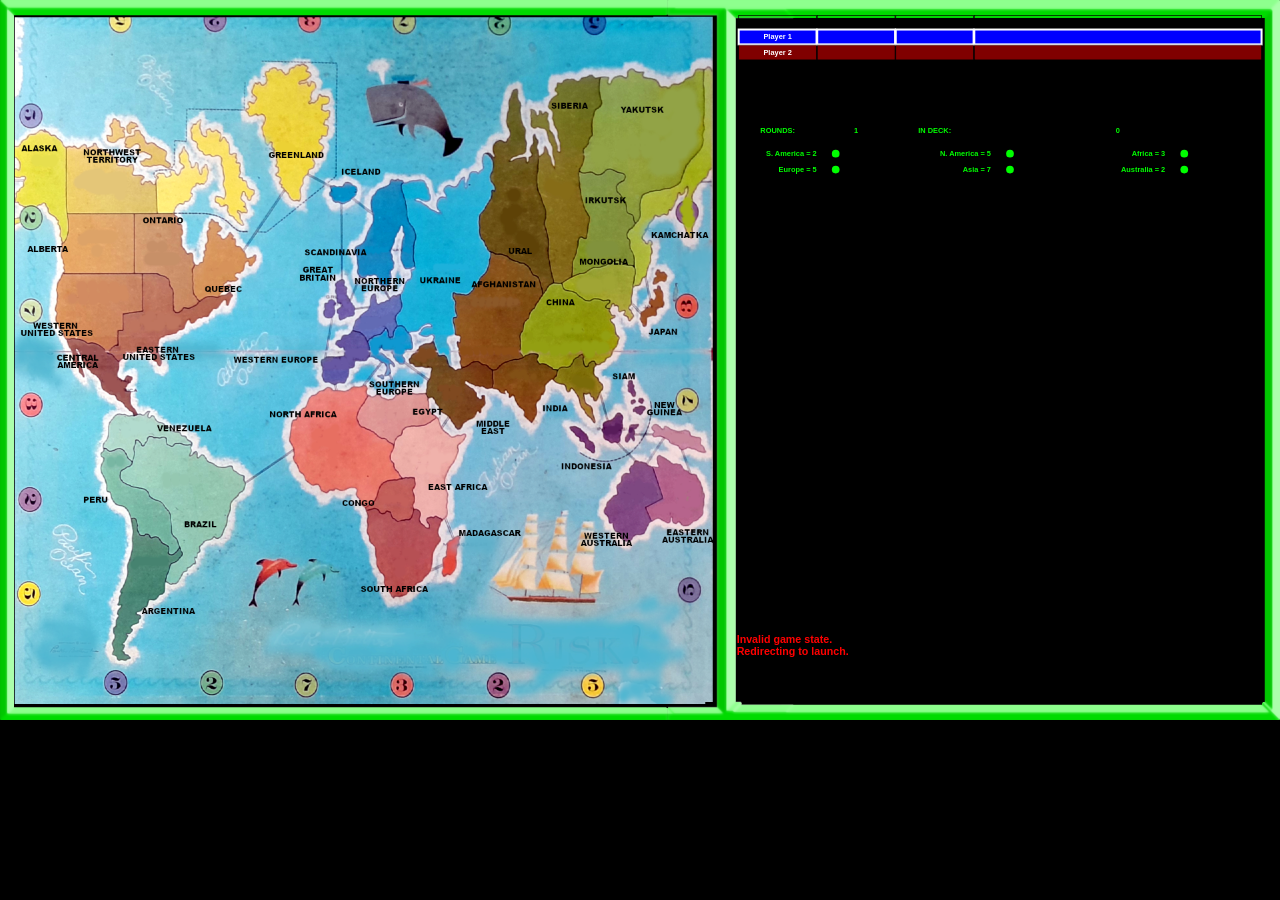
<file: con-cardtransfer.html>
<!DOCTYPE html>
<html lang="en">
<head>
  <meta charset="UTF-8">
  <meta name="viewport" content="width=1920, initial-scale=1.0, maximum-scale=1.0, minimum-scale=1.0, user-scalable=no">
  <meta http-equiv="Cache-Control" content="no-cache, no-store, must-revalidate">
  <meta http-equiv="Pragma" content="no-cache">
  <meta http-equiv="Expires" content="0">
  <title>RISQUE - Card Transfer Phase</title>
  <link rel="stylesheet" href="game.css">
  <style>
    .cardtransfer-player-name {
      font-family: Arial, sans-serif;
      font-size: 40px;
      font-weight: bold;
      text-align: center;
      position: absolute;
      left: 1152px;
      top: 508px;
      width: 704px;
      height: 64px;
      z-index: 10;
      pointer-events: none;
    }
    .cardtransfer-button {
      position: absolute;
      background: #dcdcdc;
      border: 2px solid #000000;
      border-radius: 4px;
      color: #000000;
      font-family: Arial, sans-serif;
      font-size: 16px;
      font-weight: bold;
      text-align: center;
      cursor: pointer;
      transition: background 0.2s, transform 0.1s;
      pointer-events: all;
      z-index: 10;
    }
    .cardtransfer-button:hover:not(:disabled) {
      background: #c0c0c0;
    }
    .cardtransfer-button:active:not(:disabled) {
      transform: scale(0.95);
    }
    .cardtransfer-button:disabled {
      background: #e0e0e0;
      border-color: #999999;
      color: #999999;
      cursor: not-allowed;
    }
    .cardtransfer-message {
      font-family: Arial, sans-serif;
      font-size: 24px;
      font-weight: bold;
      color: #ffffff;
      position: absolute;
      left: 1152px;
      top: 672px;
      width: 704px;
      text-align: center;
      z-index: 10;
      pointer-events: none;
    }
  </style>
</head>
<body>
  <div class="canvas-wrapper" id="canvas">
    <svg class="svg-overlay" viewBox="0 0 1920 1080"></svg>
    <div class="ui-overlay" id="ui-overlay"></div>
    <div id="error" class="error"></div>
  </div>
  <script src="js/core.js"></script>
  <script>
    console.log('[CardTransfer] Loaded at', new Date().toLocaleString());
    function logToStorage(message, data) {
      const timestamp = new Date().toLocaleString("en-US", { timeZone: "America/New_York" });
      const logEntry = `[${timestamp}] [CardTransfer] ${message}`;
      const logs = JSON.parse(localStorage.getItem("gameLogs") || "[]");
      logs.push(logEntry);
      if (data) logs.push(JSON.stringify(data, null, 2));
      localStorage.setItem("gameLogs", JSON.stringify(logs));
      console.log(logEntry, data || '');
    }
    function cardCountAsWord(n) {
      const words = [
        "Zero", "One", "Two", "Three", "Four", "Five", "Six", "Seven", "Eight", "Nine", "Ten",
        "Eleven", "Twelve", "Thirteen", "Fourteen", "Fifteen", "Sixteen", "Seventeen", "Eighteen", "Nineteen", "Twenty"
      ];
      const num = Math.floor(Number(n));
      if (!Number.isFinite(num) || num < 0) return "Zero";
      if (num < words.length) return words[num];
      return String(num);
    }

    document.addEventListener("DOMContentLoaded", () => {
      console.log("[CardTransfer] DOM loaded, initializing");
      requestAnimationFrame(() => {
        window.gameUtils.resizeCanvas();
        setTimeout(window.gameUtils.resizeCanvas, 100);
        window.gameUtils.loadGameState((gameState) => {
          if (!gameState) {
            logToStorage('No game state found');
            window.gameUtils.showError("No game state found. Redirecting to launch.");
            setTimeout(() => { window.location.href = 'index.html'; }, 2000);
            return;
          }
          window.gameState = gameState;
          initCardTransfer();
          window.gameUtils.renderTerritories(null, gameState);
          window.gameUtils.renderStats(gameState);
        });
      });
    });
    window.addEventListener("resize", () => {
      requestAnimationFrame(() => {
        window.gameUtils.resizeCanvas();
        setTimeout(window.gameUtils.resizeCanvas, 100);
      });
    });
    document.addEventListener("fullscreenchange", () => {
      requestAnimationFrame(() => {
        window.gameUtils.resizeCanvas();
        setTimeout(window.gameUtils.resizeCanvas, 100);
      });
    });
    document.addEventListener("webkitfullscreenchange", () => {
      requestAnimationFrame(() => {
        window.gameUtils.resizeCanvas();
        setTimeout(window.gameUtils.resizeCanvas, 100);
      });
    });
    document.addEventListener("mozfullscreenchange", () => {
      requestAnimationFrame(() => {
        window.gameUtils.resizeCanvas();
        setTimeout(window.gameUtils.resizeCanvas, 100);
      });
    });
    document.addEventListener("MSFullscreenChange", () => {
      requestAnimationFrame(() => {
        window.gameUtils.resizeCanvas();
        setTimeout(window.gameUtils.resizeCanvas, 100);
      });
    });
    document.addEventListener("wheel", e => {
      if (e.ctrlKey) e.preventDefault();
    }, { passive: false });
    document.addEventListener("keydown", e => {
      if (e.key === "Equal" || e.key === "Minus" || (e.ctrlKey && (e.key === "+" || e.key === "-"))) {
        e.preventDefault();
      }
      if (e.key === "F11") {
        requestAnimationFrame(() => {
          window.gameUtils.resizeCanvas();
          setTimeout(window.gameUtils.resizeCanvas, 100);
        });
      }
    });
    function initCardTransfer() {
      console.log("[CardTransfer] Initializing card transfer phase");
      try {
        const uiOverlay = document.getElementById("ui-overlay");
        if (!uiOverlay) {
          logToStorage('UI overlay not found');
          window.gameUtils.showError("UI overlay not found");
          return;
        }
        const gameState = window.gameState;
        if (!gameState.players || !gameState.currentPlayer || !gameState.defeatedPlayer) {
          logToStorage('Invalid game state: missing players, currentPlayer, or defeatedPlayer');
          window.gameUtils.showError("Invalid game state. Redirecting to launch.");
          setTimeout(() => { window.location.href = 'index.html'; }, 2000);
          return;
        }
        const currentPlayer = gameState.players.find(p => p.name === gameState.currentPlayer);
        const defeatedPlayer = gameState.players.find(p => p.name === gameState.defeatedPlayer);
        if (!currentPlayer || !defeatedPlayer) {
          logToStorage('Current player or defeated player not found');
          window.gameUtils.showError("Player not found. Redirecting to launch.");
          setTimeout(() => { window.location.href = 'index.html'; }, 2000);
          return;
        }
        const playerColor = window.gameUtils.colorMap[currentPlayer.color] || "#ffffff";
        const transferredCardCount = gameState.transferredCardCount || 0;
        const defeatedName = defeatedPlayer.name;
        logToStorage('Cards transferred', { from: defeatedName, to: currentPlayer.name, cardCount: transferredCardCount });
        const cardWord = transferredCardCount === 1 ? "card" : "cards";
        const countWord = cardCountAsWord(transferredCardCount);
        gameState.risquePublicConCardTransferPrimary =
          currentPlayer.name + " receives " + countWord + " " + cardWord + " from " + defeatedName + ".";
        gameState.risquePublicConCardTransferReport = "";
        gameState.phase = "con-cardtransfer";
        try {
          localStorage.setItem("gameState", JSON.stringify(gameState));
        } catch (eSaveInit) {
          logToStorage("Save card-transfer phase failed", { error: eSaveInit.message || String(eSaveInit) });
        }
        let cardTransferContent = `
          <div class="cardtransfer-player-name" style="color: ${playerColor}">${currentPlayer.name}</div>
          <div class="cardtransfer-message">Received ${countWord} ${cardWord} from ${defeatedName}</div>
          <button id="proceed-button" class="cardtransfer-button" style="left: 1152px; top: 768px; width: 704px; height: 64px;">Proceed to Card Play</button>
        `;
        uiOverlay.innerHTML = cardTransferContent;
        uiOverlay.classList.add("visible");
        const proceedButton = document.getElementById("proceed-button");
        if (proceedButton) {
          let proceedLocked = false;
          function proceedToCardPlay(source) {
            if (proceedLocked) return;
            proceedLocked = true;
            logToStorage(source === "keydown" ? "Proceed button keydown" : "Proceed button clicked", {
              cardplayConquered: gameState.cardplayConquered
            });
            gameState.players = gameState.players.filter(p => p.name !== defeatedName);
            gameState.turnOrder = gameState.turnOrder.filter(p => p !== defeatedName);
            gameState.defeatedPlayer = null;
            gameState.transferredCardCount = 0;
            gameState.phase = "con-cardplay";
            gameState.risquePublicConCardTransferPrimary = "";
            gameState.risquePublicConCardTransferReport = "";
            logToStorage("Player removed and game state updated", {
              removedPlayer: defeatedName,
              newPlayerCount: gameState.players.length,
              newTurnOrder: gameState.turnOrder,
              cardplayConquered: gameState.cardplayConquered
            });
            try {
              localStorage.setItem("gameState", JSON.stringify(gameState));
            } catch (eSave) {
              logToStorage("Save before con-cardplay failed", { error: eSave.message || String(eSave) });
            }
            uiOverlay.classList.add("fade-out");
            setTimeout(() => {
              logToStorage("Navigating to con-cardplay.html", { cardplayConquered: gameState.cardplayConquered });
              window.location.href = "con-cardplay.html";
            }, 2000);
          }
          proceedButton.addEventListener("click", () => proceedToCardPlay("click"));
          proceedButton.addEventListener("keydown", (e) => {
            if (e.key === "Enter" || e.key === " ") {
              proceedToCardPlay("keydown");
            }
          });
        } else {
          logToStorage('Proceed button not found');
          window.gameUtils.showError("Proceed button not found");
        }
        logToStorage('Card transfer phase initialized', { currentPlayer: currentPlayer.name, defeatedPlayer: defeatedPlayer.name, cardCount: transferredCardCount, cardplayConquered: gameState.cardplayConquered });
      } catch (e) {
        logToStorage('Failed to initialize card transfer phase', { error: e.message });
        window.gameUtils.showError("Failed to initialize card transfer phase");
      }
    }
  </script>
</body>
</html>
</file>
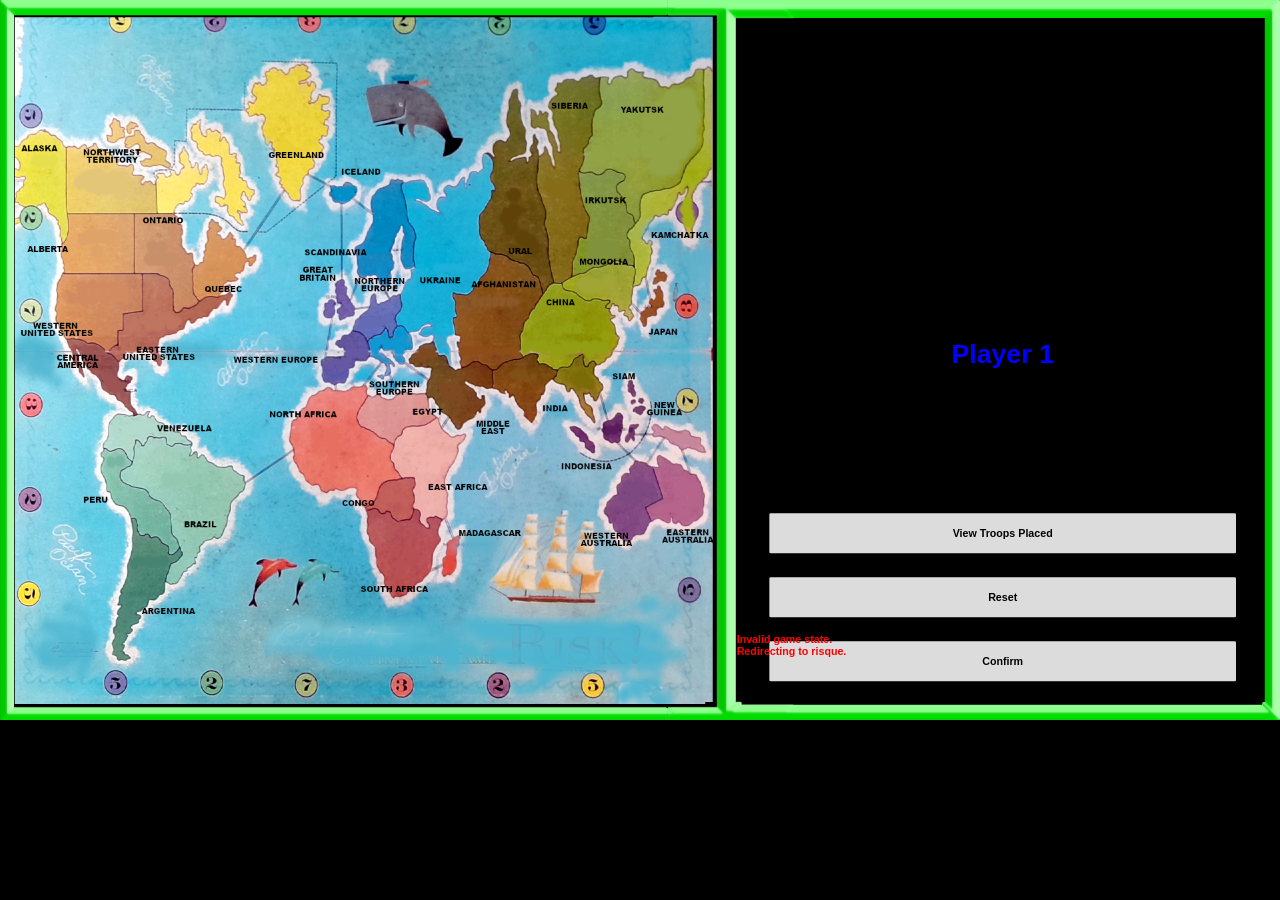
<file: con-deploy.html>
<script type="text/javascript">
        var gk_isXlsx = false;
        var gk_xlsxFileLookup = {};
        var gk_fileData = {};
        function filledCell(cell) {
          return cell !== '' && cell != null;
        }
        function loadFileData(filename) {
        if (gk_isXlsx && gk_xlsxFileLookup[filename]) {
            try {
                var workbook = XLSX.read(gk_fileData[filename], { type: 'base64' });
                var firstSheetName = workbook.SheetNames[0];
                var worksheet = workbook.Sheets[firstSheetName];

                // Convert sheet to JSON to filter blank rows
                var jsonData = XLSX.utils.sheet_to_json(worksheet, { header: 1, blankrows: false, defval: '' });
                // Filter out blank rows (rows where all cells are empty, null, or undefined)
                var filteredData = jsonData.filter(row => row.some(filledCell));

                // Heuristic to find the header row by ignoring rows with fewer filled cells than the next row
                var headerRowIndex = filteredData.findIndex((row, index) =>
                  row.filter(filledCell).length >= filteredData[index + 1]?.filter(filledCell).length
                );
                // Fallback
                if (headerRowIndex === -1 || headerRowIndex > 25) {
                  headerRowIndex = 0;
                }

                // Convert filtered JSON back to CSV
                var csv = XLSX.utils.aoa_to_sheet(filteredData.slice(headerRowIndex)); // Create a new sheet from filtered array of arrays
                csv = XLSX.utils.sheet_to_csv(csv, { header: 1 });
                return csv;
            } catch (e) {
                console.error(e);
                return "";
            }
        }
        return gk_fileData[filename] || "";
        }
        </script><!DOCTYPE html>
<html lang="en">
<head>
  <meta charset="UTF-8">
  <meta name="viewport" content="width=1920, initial-scale=1.0, maximum-scale=1.0, minimum-scale=1.0, user-scalable=no">
  <meta http-equiv="Cache-Control" content="no-cache, no-store, must-revalidate">
  <meta http-equiv="Pragma" content="no-cache">
  <meta http-equiv="Expires" content="0">
  <title>RISQUE - Conquest Deploy Phase</title>
  <link rel="stylesheet" href="game.css">
  <style>
    .deploy-player-name {
      font-family: Arial, sans-serif;
      font-size: 40px;
      font-weight: bold;
      text-align: center;
      position: absolute;
      left: 1152px;
      top: 508px;
      width: 704px;
      height: 64px;
      z-index: 10;
      pointer-events: none;
    }
    .bank-label, .bank-number {
      font-family: Arial, sans-serif;
      font-size: 30px;
      font-weight: bold;
      text-align: center;
      position: absolute;
      z-index: 10;
      pointer-events: none;
    }
    .bank-label {
      left: 1344px;
      top: 672px;
      width: 200px;
      height: 64px;
    }
    .bank-number {
      left: 1536px;
      top: 672px;
      width: 128px;
      height: 64px;
    }
    .deploy-button {
      position: absolute;
      background: #dcdcdc;
      border: 2px solid #000000;
      border-radius: 4px;
      color: #000000;
      font-family: Arial, sans-serif;
      font-size: 16px;
      font-weight: bold;
      text-align: center;
      cursor: pointer;
      transition: background 0.2s, transform 0.1s;
      pointer-events: all;
      z-index: 10;
    }
    .deploy-button:hover:not(:disabled) {
      background: #c0c0c0;
    }
    .deploy-button:active:not(:disabled) {
      transform: scale(0.95);
    }
    .deploy-button:disabled {
      background: #e0e0e0;
      border-color: #999999;
      color: #999999;
      cursor: not-allowed;
    }
  </style>
</head>
<body>
  <div class="canvas-wrapper" id="canvas">
    <svg class="svg-overlay" viewBox="0 0 1920 1080" role="region" aria-label="Territory map"></svg>
    <div class="ui-overlay" id="ui-overlay"></div>
    <div id="error" class="error"></div>
  </div>
  <script type="text/javascript">
    var gk_isXlsx = false;
    var gk_xlsxFileLookup = {};
    var gk_fileData = {};
    function filledCell(cell) {
      return cell !== '' && cell != null;
    }
    function loadFileData(filename) {
      if (gk_isXlsx && gk_xlsxFileLookup[filename]) {
        try {
          var workbook = XLSX.read(gk_fileData[filename], { type: 'base64' });
          var firstSheetName = workbook.SheetNames[0];
          var worksheet = workbook.Sheets[firstSheetName];
          var jsonData = XLSX.utils.sheet_to_json(worksheet, { header: 1, blankrows: false, defval: '' });
          var filteredData = jsonData.filter(row => row.some(filledCell));
          var headerRowIndex = filteredData.findIndex((row, index) =>
            row.filter(filledCell).length >= filteredData[index + 1]?.filter(filledCell).length
          );
          if (headerRowIndex === -1 || headerRowIndex > 25) {
            headerRowIndex = 0;
          }
          var csv = XLSX.utils.aoa_to_sheet(filteredData.slice(headerRowIndex));
          csv = XLSX.utils.sheet_to_csv(csv, { header: 1 });
          return csv;
        } catch (e) {
          console.error(e);
          return "";
        }
      }
      return gk_fileData[filename] || "";
    }
  </script>
  <script src="js/core.js"></script>
  <script>
    console.log("[ConDeploy] Loaded at", new Date().toLocaleString());
    let deploymentOrder = [];
    let currentPlayerIndex = 0;
    const initialBankValues = {};
    let deploymentInitialized = false;
    let keyboardBuffer = '';
    let deployedTroops = {};

    function logToStorage(message, data) {
      const timestamp = new Date().toLocaleString("en-US", { timeZone: "America/New_York" });
      const logEntry = `[${timestamp}] [ConDeploy] ${message}`;
      const logs = JSON.parse(localStorage.getItem("gameLogs") || "[]");
      logs.push(logEntry);
      if (data) logs.push(JSON.stringify(data, null, 2));
      localStorage.setItem("gameLogs", JSON.stringify(logs));
      console.log(logEntry, data || '');
    }

    function validateGameState() {
      const requiredFields = ["phase", "players", "turnOrder", "currentPlayer", "round"];
      const isValid = requiredFields.every(field => window.gameState.hasOwnProperty(field)) && 
                     (window.gameState.phase === "con-deploy" || window.gameState.phase === "con-income") && 
                     window.gameState.players.length >= 2;
      if (!isValid) {
        logToStorage("Game state invalid", window.gameState);
        window.gameUtils.showError("Invalid game state. Redirecting to risque.");
        setTimeout(() => { window.location.href = 'game.html?phase=login&loginLegacyNext=game.html%3Fphase%3DplayerSelect%26selectKind%3DfirstCard&loginLoadRedirect=game.html%3Fphase%3DprivacyGate%26next%3Dgame.html%253Fphase%253Dcardplay%2526legacyNext%253Dincome.html'; }, 2000);
        return false;
      }
      if (window.gameState.phase === "con-income") {
        window.gameState.phase = "con-deploy";
        logToStorage("Corrected phase from con-income to con-deploy", { phase: window.gameState.phase });
        localStorage.setItem('gameState', JSON.stringify(window.gameState));
      }
      return true;
    }

    function updateBankDisplay() {
      const player = window.gameState.players?.find(p => p.name === window.gameState.currentPlayer);
      const bankNumber = document.getElementById('bank-number');
      if (bankNumber) {
        bankNumber.textContent = player ? (player.bankValue || 0).toString().padStart(3, '0') : '000';
        logToStorage(`Updated bank display: ${bankNumber.textContent}`);
      }
    }

    function updatePlayerNameDisplay() {
      const player = window.gameState.players?.find(p => p.name === window.gameState.currentPlayer);
      const playerNameText = document.getElementById('player-name');
      if (playerNameText) {
        playerNameText.textContent = player ? player.name : 'No Player';
        playerNameText.style.color = player ? window.gameUtils.colorMap[player.color] || '#000000' : '#000000';
        logToStorage(`Updated player name: ${playerNameText.textContent}, color: ${playerNameText.style.color}`);
      }
    }

    function initializeDeployment() {
      if (deploymentInitialized || !window.gameState.players) {
        logToStorage('Deployment already initialized or no players');
        return;
      }
      const invalidPlayer = window.gameState.players.find(p => !p.territories || p.territories.length === 0);
      if (invalidPlayer) {
        logToStorage(`Player has no territories: ${invalidPlayer.name}`);
        window.gameUtils.showError('Invalid game state: Player has no territories. Redirecting to risque.');
        setTimeout(() => { window.location.href = 'game.html?phase=login&loginLegacyNext=game.html%3Fphase%3DplayerSelect%26selectKind%3DfirstCard&loginLoadRedirect=game.html%3Fphase%3DprivacyGate%26next%3Dgame.html%253Fphase%253Dcardplay%2526legacyNext%253Dincome.html'; }, 2000);
        return;
      }
      if (!window.gameState.currentPlayer || !window.gameState.turnOrder.includes(window.gameState.currentPlayer)) {
        logToStorage(`Invalid currentPlayer or turnOrder: ${window.gameState.currentPlayer}`);
        window.gameUtils.showError('Invalid game state: No current player. Redirecting to risque.');
        setTimeout(() => { window.location.href = 'game.html?phase=login&loginLegacyNext=game.html%3Fphase%3DplayerSelect%26selectKind%3DfirstCard&loginLoadRedirect=game.html%3Fphase%3DprivacyGate%26next%3Dgame.html%253Fphase%253Dcardplay%2526legacyNext%253Dincome.html'; }, 2000);
        return;
      }
      deploymentOrder = [...window.gameState.turnOrder];
      currentPlayerIndex = deploymentOrder.indexOf(window.gameState.currentPlayer);
      window.gameState.phase = 'con-deploy';
      window.gameState.players.forEach(player => {
        player.bankValue = player.bankValue || 0;
        initialBankValues[player.name] = player.bankValue;
        player.troopsTotal = player.territories.reduce((sum, t) => sum + (Number(t.troops) || 0), 0) + player.bankValue;
      });
      deployedTroops = {};
      window.deployedTroops = deployedTroops;
      const player = window.gameState.players.find(p => p.name === window.gameState.currentPlayer);
      if (player) {
        player.territories.forEach(t => {
          deployedTroops[t.name] = 0;
        });
      }
      window.viewTroopsActive = false;
      deploymentInitialized = true;
      logToStorage(`Deployment initialized: currentPlayer=${window.gameState.currentPlayer}, bankValue=${player.bankValue}, deployedTroops:`, deployedTroops);
      localStorage.setItem('gameState', JSON.stringify(window.gameState));
      window.gameUtils.renderTerritories(null, window.gameState, deployedTroops);
      updatePlayerNameDisplay();
      updateBankDisplay();
      window.gameUtils.renderStats(window.gameState);
    }

    function deployInit() {
      logToStorage(`Initialized for ${window.gameState.currentPlayer || "no current player"}`);
      const uiOverlay = document.getElementById('ui-overlay');
      if (!uiOverlay) {
        logToStorage('Error: UI overlay not found');
        window.gameUtils.showError('UI overlay not found');
        return;
      }
      const player = window.gameState.players?.find(p => p.name === window.gameState.currentPlayer);
      if (!player) {
        logToStorage('Error: Current player not found');
        window.gameUtils.showError('Current player not found. Redirecting to risque.');
        setTimeout(() => { window.location.href = 'game.html?phase=login&loginLegacyNext=game.html%3Fphase%3DplayerSelect%26selectKind%3DfirstCard&loginLoadRedirect=game.html%3Fphase%3DprivacyGate%26next%3Dgame.html%253Fphase%253Dcardplay%2526legacyNext%253Dincome.html'; }, 2000);
        return;
      }
      const playerColor = window.gameUtils.colorMap[player.color] || '#000000';
      uiOverlay.innerHTML = `
        <div id="player-name" class="deploy-player-name" style="color: ${playerColor}">${player.name}</div>
        <div id="bank-label" class="bank-label">Bank</div>
        <div id="bank-number" class="bank-number">${(player.bankValue || 0).toString().padStart(3, '0')}</div>
        <button id="view-troops" class="deploy-button" style="left: 1152px; top: 768px; width: 704px; height: 64px;" aria-label="View troops placed">View Troops Placed</button>
        <button id="reset" class="deploy-button" style="left: 1152px; top: 864px; width: 704px; height: 64px;" aria-label="Reset troop deployment">Reset</button>
        <button id="confirm" class="deploy-button" style="left: 1152px; top: 960px; width: 704px; height: 64px;" aria-label="Confirm troop deployment">Confirm</button>
      `;
      uiOverlay.classList.add('visible');
      logToStorage('UI overlay rendered');
      if (!validateGameState()) {
        return;
      }
      if ((player.bankValue || 0) === 0) {
        logToStorage('No troops to deploy, checking for pending conquest troop transfer', { bankValue: player.bankValue });
        window.gameUtils.showError('No troops available to deploy. Returning to attack.');
        setTimeout(function () {
          const gs0 = window.gameState;
          const needsT =
            gs0 &&
            gs0.conqueredThisTurn === true &&
            gs0.attackingTerritory &&
            gs0.acquiredTerritory &&
            (gs0.attackPhase === 'pending_transfer' || gs0.risqueConquestChainActive === true);
          if (needsT) {
            gs0.phase = 'con-transfertroops';
            gs0.risqueConquestTransferProceedTo = 'attack';
            try {
              localStorage.setItem('gameState', JSON.stringify(gs0));
            } catch (e0) {
              /* ignore */
            }
            window.location.href = 'con-transfertroops.html';
            return;
          }
          window.location.href = 'game.html?phase=attack';
        }, 2000);
        return;
      }
      initializeDeployment();
      const svg = document.querySelector('.svg-overlay');
      const confirmButton = document.getElementById('confirm');
      const resetButton = document.getElementById('reset');
      const viewTroopsButton = document.getElementById('view-troops');
      if (!svg || !confirmButton || !resetButton || !viewTroopsButton) {
        logToStorage('Error: Missing critical DOM elements');
        window.gameUtils.showError('Missing critical elements');
        return;
      }
      viewTroopsButton.addEventListener('click', () => {
        logToStorage('View Troops button clicked');
        window.viewTroopsActive = !window.viewTroopsActive;
        logToStorage(`View Troops active: ${window.viewTroopsActive}, deployedTroops:`, deployedTroops);
        requestAnimationFrame(() => {
          window.gameUtils.renderTerritories(null, window.gameState, deployedTroops);
          window.gameUtils.renderStats(window.gameState);
        });
      });
      svg.addEventListener('click', (e) => {
        logToStorage('SVG clicked, checking selectedTerritory', { selectedTerritory: window.selectedTerritory });
      });
      svg.addEventListener('wheel', (e) => {
        if (!window.selectedTerritory) {
          window.gameUtils.showError('Select a territory to deploy troops.');
          return;
        }
        e.preventDefault();
        const player = window.gameState.players?.find(p => p.name === window.gameState.currentPlayer);
        const territory = player?.territories.find(t => t.name === window.selectedTerritory);
        if (!territory) {
          window.gameUtils.showError('Invalid territory selected.');
          return;
        }
        const delta = e.deltaY > 0 ? -1 : 1;
        const currentTroops = territory.troops || 1;
        const isNewlyConquered = window.selectedTerritory === 'middle_east';
        const minTroops = isNewlyConquered ? 3 : 1;
        const newTroops = Math.max(minTroops, currentTroops + delta);
        const newDeployedTroops = (deployedTroops[window.selectedTerritory] || 0) + delta;
        logToStorage(`Wheel event: territory=${window.selectedTerritory}, delta=${delta}, troops=${currentTroops}, newTroops=${newTroops}, deployedTroops=${newDeployedTroops}, bankValue=${player.bankValue}`);
        if (delta > 0 && (player.bankValue || 0) === 0) {
          window.gameUtils.showError('No troops available in bank.');
          return;
        }
        if (delta < 0 && newDeployedTroops < 0) {
          window.gameUtils.showError('Cannot remove more troops than were deployed.');
          return;
        }
        territory.troops = newTroops;
        player.bankValue = (player.bankValue || 0) - delta;
        player.troopsTotal = player.territories.reduce((sum, t) => sum + (Number(t.troops) || 0), 0) + (player.bankValue || 0);
        deployedTroops[window.selectedTerritory] = newDeployedTroops;
        window.deployedTroops = deployedTroops;
        keyboardBuffer = '';
        window.gameUtils.showError('');
        requestAnimationFrame(() => {
          window.gameUtils.renderTerritories(window.selectedTerritory, window.gameState, deployedTroops);
          updateBankDisplay();
          window.gameUtils.renderStats(window.gameState);
        });
        localStorage.setItem('gameState', JSON.stringify(window.gameState));
      });
      document.addEventListener('keydown', (e) => {
        if (!window.selectedTerritory) {
          if (e.key >= '0' && e.key <= '9') {
            window.gameUtils.showError('Select a territory first.');
          }
          return;
        }
        const player = window.gameState.players?.find(p => p.name === window.gameState.currentPlayer);
        const territory = player?.territories.find(t => t.name === window.selectedTerritory);
        if (!territory) {
          window.gameUtils.showError('Invalid territory selected.');
          return;
        }
        if (e.key === 'Enter') {
          if (keyboardBuffer === '') return;
          let troops = parseInt(keyboardBuffer);
          if (isNaN(troops) || troops === 0) {
            window.gameUtils.showError('Invalid troop count.');
            keyboardBuffer = '';
            return;
          }
          const isNewlyConquered = window.selectedTerritory === 'middle_east';
          const minTroops = isNewlyConquered ? 3 : 1;
          const troopChange = troops;
          const newTroops = territory.troops + troopChange;
          const newDeployedTroops = (deployedTroops[window.selectedTerritory] || 0) + troopChange;
          if (newTroops < minTroops) {
            window.gameUtils.showError(`Cannot reduce troops below ${minTroops}.`);
            keyboardBuffer = '';
            return;
          }
          if (troopChange < 0 && newDeployedTroops < 0) {
            window.gameUtils.showError('Cannot remove more troops than were deployed.');
            keyboardBuffer = '';
            return;
          }
          if (troopChange > (player.bankValue || 0)) {
            window.gameUtils.showError(`Only ${player.bankValue || 0} troops available.`);
            keyboardBuffer = '';
            return;
          }
          territory.troops = newTroops;
          player.bankValue = (player.bankValue || 0) - troopChange;
          player.troopsTotal = player.territories.reduce((sum, t) => sum + (Number(t.troops) || 0), 0) + (player.bankValue || 0);
          deployedTroops[window.selectedTerritory] = newDeployedTroops;
          window.deployedTroops = deployedTroops;
          window.selectedTerritory = null;
          keyboardBuffer = '';
          window.gameUtils.showError('');
          requestAnimationFrame(() => {
            window.gameUtils.renderTerritories(territory.name, window.gameState, deployedTroops);
            updateBankDisplay();
            window.gameUtils.renderStats(window.gameState);
          });
          localStorage.setItem('gameState', JSON.stringify(window.gameState));
        } else if (e.key >= '0' && e.key <= '9') {
          keyboardBuffer += e.key;
          if (keyboardBuffer.length > 3) {
            window.gameUtils.showError('Troop count must be 3 digits or less.');
            keyboardBuffer = keyboardBuffer.slice(0, -1);
          }
        }
      });
      resetButton.addEventListener('click', () => {
        logToStorage('Reset button clicked');
        const player = window.gameState.players?.find(p => p.name === window.gameState.currentPlayer);
        if (!player) {
          window.gameUtils.showError('No current player.');
          return;
        }
        player.bankValue = initialBankValues[player.name] || 0;
        player.territories.forEach(t => {
          const initialTroops = t.troops - (deployedTroops[t.name] || 0);
          t.troops = initialTroops >= 1 ? initialTroops : (t.name === 'middle_east' ? 3 : 1);
        });
        player.troopsTotal = player.territories.reduce((sum, t) => sum + (Number(t.troops) || 0), 0) + (player.bankValue || 0);
        deployedTroops = {};
        window.deployedTroops = deployedTroops;
        player.territories.forEach(t => {
          deployedTroops[t.name] = 0;
        });
        window.viewTroopsActive = false;
        window.selectedTerritory = null;
        keyboardBuffer = '';
        window.gameUtils.showError('');
        requestAnimationFrame(() => {
          window.gameUtils.renderTerritories(null, window.gameState, deployedTroops);
          updateBankDisplay();
          window.gameUtils.renderStats(window.gameState);
        });
        localStorage.setItem('gameState', JSON.stringify(window.gameState));
      });
      confirmButton.addEventListener('click', () => {
        const player = window.gameState.players?.find(p => p.name === window.gameState.currentPlayer);
        if (!player) {
          window.gameUtils.showError('No current player.');
          return;
        }
        if ((player.bankValue || 0) > 0) {
          window.gameUtils.showError('Deploy all troops before confirming.');
          return;
        }
        player.troopsTotal = player.territories.reduce((sum, t) => sum + (Number(t.troops) || 0), 0);
        try {
          const gs = window.gameState;
          const needsFinishConquestTransfer =
            gs.conqueredThisTurn === true &&
            gs.attackingTerritory &&
            gs.acquiredTerritory &&
            (gs.attackPhase === 'pending_transfer' || gs.risqueConquestChainActive === true);
          if (needsFinishConquestTransfer) {
            gs.phase = 'con-transfertroops';
            gs.risqueConquestTransferProceedTo = 'attack';
            localStorage.setItem('gameState', JSON.stringify(gs));
            logToStorage(
              'Conquest deploy done; optional troop move into capture still pending — con-transfertroops',
              { phase: gs.phase, attacking: gs.attackingTerritory.name, acquired: gs.acquiredTerritory.name }
            );
            uiOverlay.classList.add('fade-out');
            setTimeout(function () {
              window.location.href = 'con-transfertroops.html';
            }, 2000);
            return;
          }
          gs.phase = 'attack';
          localStorage.setItem('gameState', JSON.stringify(gs));
          logToStorage('Conquest deploy done; return to attack', { phase: gs.phase, bankValue: player.bankValue });
          uiOverlay.classList.add('fade-out');
          setTimeout(function () {
            window.location.href = 'game.html?phase=attack';
          }, 2000);
        } catch (e) {
          logToStorage(`Failed to save game state: ${e.message}`);
          window.gameUtils.showError('Failed to save game state.');
        }
      });
    }

    document.addEventListener('DOMContentLoaded', () => {
      console.log('[ConDeploy] DOM loaded, initializing');
      window.gameUtils.loadGameState((gameState) => {
        if (!gameState) {
          logToStorage('No game state found');
          window.gameUtils.showError('No game state found. Redirecting to risque.');
          setTimeout(() => { window.location.href = 'game.html?phase=login&loginLegacyNext=game.html%3Fphase%3DplayerSelect%26selectKind%3DfirstCard&loginLoadRedirect=game.html%3Fphase%3DprivacyGate%26next%3Dgame.html%253Fphase%253Dcardplay%2526legacyNext%253Dincome.html'; }, 2000);
          return;
        }
        window.gameState = gameState;
        logToStorage('Game state loaded', { phase: gameState.phase, playerCount: gameState.players.length, currentPlayer: gameState.currentPlayer, turnOrder: gameState.turnOrder, cardplayConquered: gameState.cardplayConquered });
        deployInit();
      });
      window.addEventListener('resize', () => requestAnimationFrame(() => window.gameUtils.resizeCanvas()));
      document.addEventListener('wheel', e => {
        if (e.ctrlKey) e.preventDefault();
      }, { passive: false });
      document.addEventListener('keydown', e => {
        if (e.key === 'Equal' || e.key === 'Minus' || (e.ctrlKey && (e.key === '+' || e.key === '-'))) {
          e.preventDefault();
        }
      });
    });
  </script>
</body>
</html>
</file>
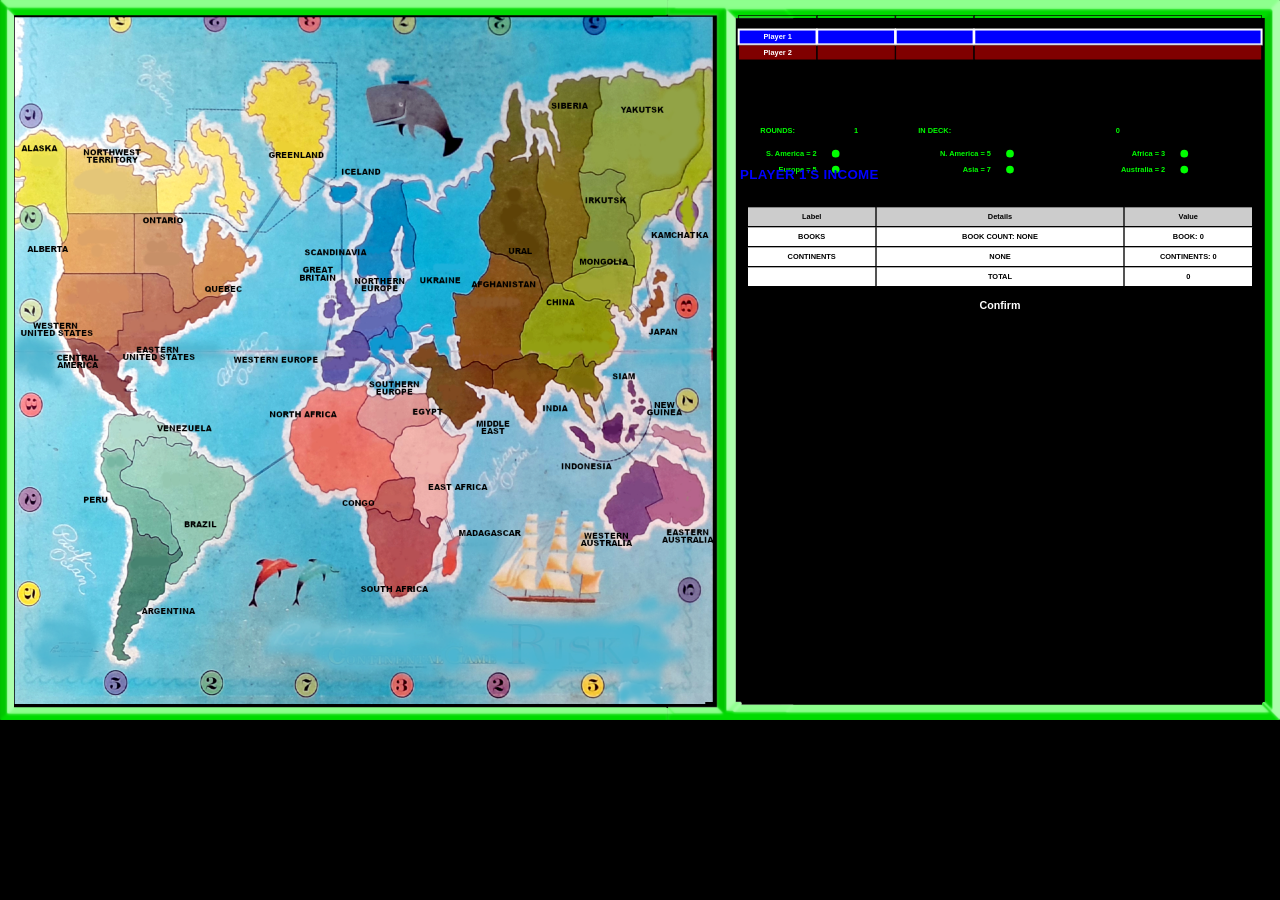
<file: con-income.html>
<!DOCTYPE html>
<html lang="en">
<head>
  <meta charset="UTF-8">
  <meta name="viewport" content="width=1920, initial-scale=1.0, maximum-scale=1.0, minimum-scale=1.0, user-scalable=no">
  <meta http-equiv="Cache-Control" content="no-cache, no-store, must-revalidate">
  <meta http-equiv="Pragma" content="no-cache">
  <meta http-equiv="Expires" content="0">
  <title>RISQUE - Conquest Income</title>
  <link rel="stylesheet" href="game.css">
  <style>
    .income-player-name {
      font-family: Arial, sans-serif;
      font-size: 20px;
      font-weight: 900;
      text-transform: uppercase;
      letter-spacing: 0.5px;
      text-shadow: 2px 2px 2px rgba(0, 0, 0, 0.7);
      position: absolute;
      left: 1110px;
      top: 250px;
      z-index: 10;
      pointer-events: none;
    }
    .income-table-container {
      position: absolute;
      top: 309px;
      left: 1120px;
      width: 760px;
      z-index: 10;
      visibility: visible;
      opacity: 0;
      transition: opacity 1s ease-in-out;
    }
    .income-table-container.visible {
      opacity: 1;
    }
    .income-table {
      border-collapse: collapse;
      width: 100%;
    }
    .income-table th, .income-table td {
      border: 2px solid #000000;
      padding: 8px;
      text-align: center;
      font-family: Arial, sans-serif;
      font-size: 11.1375px;
      font-weight: bold;
    }
    .income-table th {
      background-color: #cccccc;
    }
    .income-table td {
      background-color: #ffffff;
    }
    .income-button {
      width: 258px;
      height: 36px;
      margin: 10px auto 0;
      position: relative;
      background: #000000;
      color: #ffffff;
      font-family: Arial, sans-serif;
      font-size: 16px;
      font-weight: bold;
      text-align: center;
      border: none;
      border-radius: 4px;
      cursor: pointer;
      z-index: 10;
      visibility: visible;
      opacity: 0;
      transition: opacity 1s ease-in-out;
      display: block;
    }
    .income-button.visible {
      opacity: 1;
    }
    .income-button:hover:not(:disabled) {
      background: #1a1a1a;
      color: #ffffff;
    }
    .income-button:active:not(:disabled) {
      transform: scale(0.95);
    }
    .income-button:disabled {
      background: #000000;
      color: #ffffff;
      opacity: 0.5;
      cursor: not-allowed;
    }
  </style>
</head>
<body>
  <div class="canvas-wrapper" id="canvas">
    <svg class="svg-overlay" viewBox="0 0 1920 1080"></svg>
    <div class="ui-overlay" id="ui-overlay"></div>
    <div id="error" class="error"></div>
  </div>
  <script type="text/javascript">
    var gk_isXlsx = false;
    var gk_xlsxFileLookup = {};
    var gk_fileData = {};
    function filledCell(cell) {
      return cell !== '' && cell != null;
    }
    function loadFileData(filename) {
      if (gk_isXlsx && gk_xlsxFileLookup[filename]) {
        try {
          var workbook = XLSX.read(gk_fileData[filename], { type: 'base64' });
          var firstSheetName = workbook.SheetNames[0];
          var worksheet = workbook.Sheets[firstSheetName];
          var jsonData = XLSX.utils.sheet_to_json(worksheet, { header: 1, blankrows: false, defval: '' });
          var filteredData = jsonData.filter(row => row.some(filledCell));
          var headerRowIndex = filteredData.findIndex((row, index) =>
            row.filter(filledCell).length >= filteredData[index + 1]?.filter(filledCell).length
          );
          if (headerRowIndex === -1 || headerRowIndex > 25) {
            headerRowIndex = 0;
          }
          var csv = XLSX.utils.aoa_to_sheet(filteredData.slice(headerRowIndex));
          csv = XLSX.utils.sheet_to_csv(csv, { header: 1 });
          return csv;
        } catch (e) {
          console.error(e);
          return "";
        }
      }
      return gk_fileData[filename] || "";
    }
  </script>
  <script src="js/core.js"></script>
  <script>
    console.log("[Income] Loaded at", new Date().toLocaleString());

    function logToStorage(message, data) {
      const timestamp = new Date().toLocaleString("en-US", { timeZone: "America/New_York" });
      const logEntry = `[${timestamp}] [Income] ${message}`;
      const logs = JSON.parse(localStorage.getItem("gameLogs") || "[]");
      logs.push(logEntry);
      if (data) logs.push(JSON.stringify(data, null, 2));
      localStorage.setItem("gameLogs", JSON.stringify(logs));
      console.log(logEntry, data || '');
    }

    function computeOwnedContinents(player) {
      const owned = [];
      for (const [cont, data] of Object.entries(window.gameState.continents || {})) {
        if (data.territories && data.territories.every(t => player.territories.some(pt => pt.name === t))) {
          owned.push(cont);
        }
      }
      return owned;
    }

    function getEscalatedBonus(continentKey, collections) {
      const base = window.gameState.continents[continentKey]?.bonus || 0;
      return base * (collections + 1);
    }

    function incomeInit() {
      console.log("[Income] Initializing income phase");
      try {
        const uiOverlay = document.getElementById("ui-overlay");
        if (!uiOverlay) {
          console.error("[Income] UI overlay not found");
          window.gameUtils.showError("UI overlay not found");
          return;
        }
        const gameState = window.gameState;
        if (!gameState?.players || !gameState.currentPlayer || !gameState.continentCollectionCounts) {
          console.error("[Income] Invalid game state");
          window.gameUtils.showError("Invalid game state. Redirecting to risque.");
          setTimeout(() => { window.location.href = 'game.html?phase=login&loginLegacyNext=game.html%3Fphase%3DplayerSelect%26selectKind%3DfirstCard&loginLoadRedirect=game.html%3Fphase%3DprivacyGate%26next%3Dgame.html%253Fphase%253Dcardplay%2526legacyNext%253Dincome.html'; }, 2000);
          return;
        }
        const currentPlayer = gameState.players.find(p => p.name === gameState.currentPlayer);
        if (!currentPlayer) {
          console.error("[Income] Current player not found");
          window.gameUtils.showError("Current player not found. Redirecting to risque.");
          setTimeout(() => { window.location.href = 'game.html?phase=login&loginLegacyNext=game.html%3Fphase%3DplayerSelect%26selectKind%3DfirstCard&loginLoadRedirect=game.html%3Fphase%3DprivacyGate%26next%3Dgame.html%253Fphase%253Dcardplay%2526legacyNext%253Dincome.html'; }, 2000);
          return;
        }
        currentPlayer.bankValue = currentPlayer.bankValue || 0;
        const playerColor = window.gameUtils.colorMap[currentPlayer.color] || "#ffffff";
        const bookCount = currentPlayer.bookValue || 0;
        const bookBonus = bookCount * 10;
        let continentBonus = 0;
        const ownedContinents = computeOwnedContinents(currentPlayer);
        const snapshot = gameState.continentsSnapshot || {};
        const snapshotOwned = Object.keys(snapshot).filter(key => snapshot[key]);
        const pendingNew = gameState.pendingNewContinents || [];
        logToStorage("Income continent trace", { 
          snapshotOwned, 
          ownedContinents, 
          pendingNew, 
          collectionCounts: gameState.continentCollectionCounts 
        });
        let continentDetails = '';
        // Only calculate bonuses for NEW continents (pendingNew)
        pendingNew.forEach(key => {
          const collectionCount = gameState.continentCollectionCounts[key] || 0;
          const bonus = getEscalatedBonus(key, collectionCount);
          continentBonus += bonus;
          continentDetails += `${key.toUpperCase()}(collections=${collectionCount})(New)=${bonus}, `;
          logToStorage(`New continent bonus: ${key}`, { collections: collectionCount, bonus });
        });
        continentDetails = continentDetails.slice(0, -2) || 'NONE';
        const total = bookBonus + continentBonus;
        let incomeContent = `
          <div class="income-player-name" style="color: ${playerColor}">${currentPlayer.name}'s Income</div>
          <div class="income-table-container visible">
            <table class="income-table">
              <thead>
                <tr>
                  <th style="width: ${200 * (window.innerWidth / 1920)}px">Label</th>
                  <th style="width: ${385.3203125 * (window.innerWidth / 1920)}px">Details</th>
                  <th style="width: ${200 * (window.innerWidth / 1920)}px">Value</th>
                </tr>
              </thead>
              <tbody>
                <tr>
                  <td>BOOKS</td>
                  <td>BOOK COUNT: ${bookCount === 0 ? 'NONE' : bookCount}</td>
                  <td>BOOK: ${bookBonus}</td>
                </tr>
                <tr>
                  <td>CONTINENTS</td>
                  <td>${continentDetails}</td>
                  <td>CONTINENTS: ${continentBonus}</td>
                </tr>
                <tr>
                  <td></td>
                  <td>TOTAL</td>
                  <td>${total}</td>
                </tr>
              </tbody>
            </table>
            <button class="income-button visible">Confirm</button>
          </div>
        `;
        uiOverlay.innerHTML = incomeContent;
        uiOverlay.classList.add("visible");
        logToStorage("UI overlay updated with incomeContent", { bookBonus, continentBonus, total, continentDetails });
        const confirmButton = document.querySelector(".income-button");
        if (confirmButton) {
          logToStorage("Confirm button found, adding event listener");
          const handleConfirm = () => {
            logToStorage("Confirm button clicked");
            logToStorage("Game state before update", { phase: gameState.phase, bankValue: currentPlayer.bankValue, troopsTotal: currentPlayer.troopsTotal });
            const terrTroopSum = currentPlayer.territories.reduce((sum, t) => sum + (Number(t.troops) || 0), 0);
            currentPlayer.bankValue = total;
            currentPlayer.troopsTotal = terrTroopSum + total;
            currentPlayer.bookValue = 0;
            // Increment counts for ALL owned continents (for future escalations)
            ownedContinents.forEach(key => {
              gameState.continentCollectionCounts[key] = (gameState.continentCollectionCounts[key] || 0) + 1;
            });
            logToStorage("Incremented continent counts", { updatedCounts: gameState.continentCollectionCounts });
            gameState.pendingNewContinents = [];
            if (gameState.cardplayConquered) {
              const deck = gameState.deck;
              if (deck.length > 0) {
                const card = deck.shift();
                currentPlayer.cards.push(card);
                currentPlayer.cardCount = currentPlayer.cards.length;
                logToStorage("Card awarded for conquest", { player: currentPlayer.name, card });
              }
            }
            uiOverlay.classList.add("fade-out");
            if (currentPlayer.bankValue <= 0) {
              gameState.phase = 'attack';
              localStorage.setItem('gameState', JSON.stringify(gameState));
              logToStorage("Game state updated (zero income, skip deploy)", { bankValue: currentPlayer.bankValue, troopsTotal: currentPlayer.troopsTotal, cardCount: currentPlayer.cardCount, phase: gameState.phase });
              window.gameUtils.showError("No troops available to deploy. Returning to attack.");
              setTimeout(() => { window.location.href = 'game.html?phase=attack'; }, 2000);
            } else {
              if (gameState.phase === 'con-deploy') {
                logToStorage("Warning: Phase already set to con-deploy, possible double-click", { phase: gameState.phase });
              }
              gameState.phase = 'con-deploy';
              localStorage.setItem('gameState', JSON.stringify(gameState));
              logToStorage("Game state updated", { bankValue: currentPlayer.bankValue, troopsTotal: currentPlayer.troopsTotal, cardCount: currentPlayer.cardCount, phase: gameState.phase });
              logToStorage("Navigating to con-deploy.html", { cardplayConquered: gameState.cardplayConquered });
              setTimeout(() => { window.location.href = 'con-deploy.html'; }, 2000);
            }
          };
          confirmButton.addEventListener("click", handleConfirm);
          confirmButton.addEventListener("keydown", e => {
            if (e.key === "Enter" || e.key === " ") {
              handleConfirm();
            }
          });
        } else {
          console.error("[Income] Confirm button not found");
          window.gameUtils.showError("Confirm button not found");
        }
        logToStorage("Income UI rendering completed");
        window.gameUtils.initGameView();
        window.gameUtils.renderTerritories(null, gameState);
        window.gameUtils.renderStats(gameState);
      } catch (e) {
        console.error("[Income] Failed to initialize income phase:", e.message);
        window.gameUtils.showError("Failed to initialize income phase");
        setTimeout(() => { window.location.href = 'game.html?phase=login&loginLegacyNext=game.html%3Fphase%3DplayerSelect%26selectKind%3DfirstCard&loginLoadRedirect=game.html%3Fphase%3DprivacyGate%26next%3Dgame.html%253Fphase%253Dcardplay%2526legacyNext%253Dincome.html'; }, 2000);
      }
    }

    document.addEventListener("DOMContentLoaded", () => {
      console.log("[Income] DOM loaded, initializing");
      window.gameUtils.loadGameState((gameState) => {
        if (!gameState) {
          logToStorage("No game state found");
          window.gameUtils.showError("No game state found. Redirecting to risque.");
          setTimeout(() => { window.location.href = 'game.html?phase=login&loginLegacyNext=game.html%3Fphase%3DplayerSelect%26selectKind%3DfirstCard&loginLoadRedirect=game.html%3Fphase%3DprivacyGate%26next%3Dgame.html%253Fphase%253Dcardplay%2526legacyNext%253Dincome.html'; }, 2000);
          return;
        }
        window.gameState = gameState;
        logToStorage('Initial continentCollectionCounts', { counts: gameState.continentCollectionCounts });
        logToStorage('Player card counts on load', {
          players: gameState.players.map(p => ({ name: p.name, cardCount: p.cardCount, cards: p.cards }))
        });
        incomeInit();
      });
      window.addEventListener("resize", () => {
        requestAnimationFrame(() => {
          window.gameUtils.resizeCanvas();
        });
      });
      document.addEventListener("wheel", e => {
        if (e.ctrlKey) e.preventDefault();
      }, { passive: false });
      document.addEventListener("keydown", e => {
        if (e.key === "Equal" || e.key === "Minus" || (e.ctrlKey && (e.key === "+" || e.key === "-"))) {
          e.preventDefault();
        }
      });
    });
  </script>
</body>
</html>
</file>
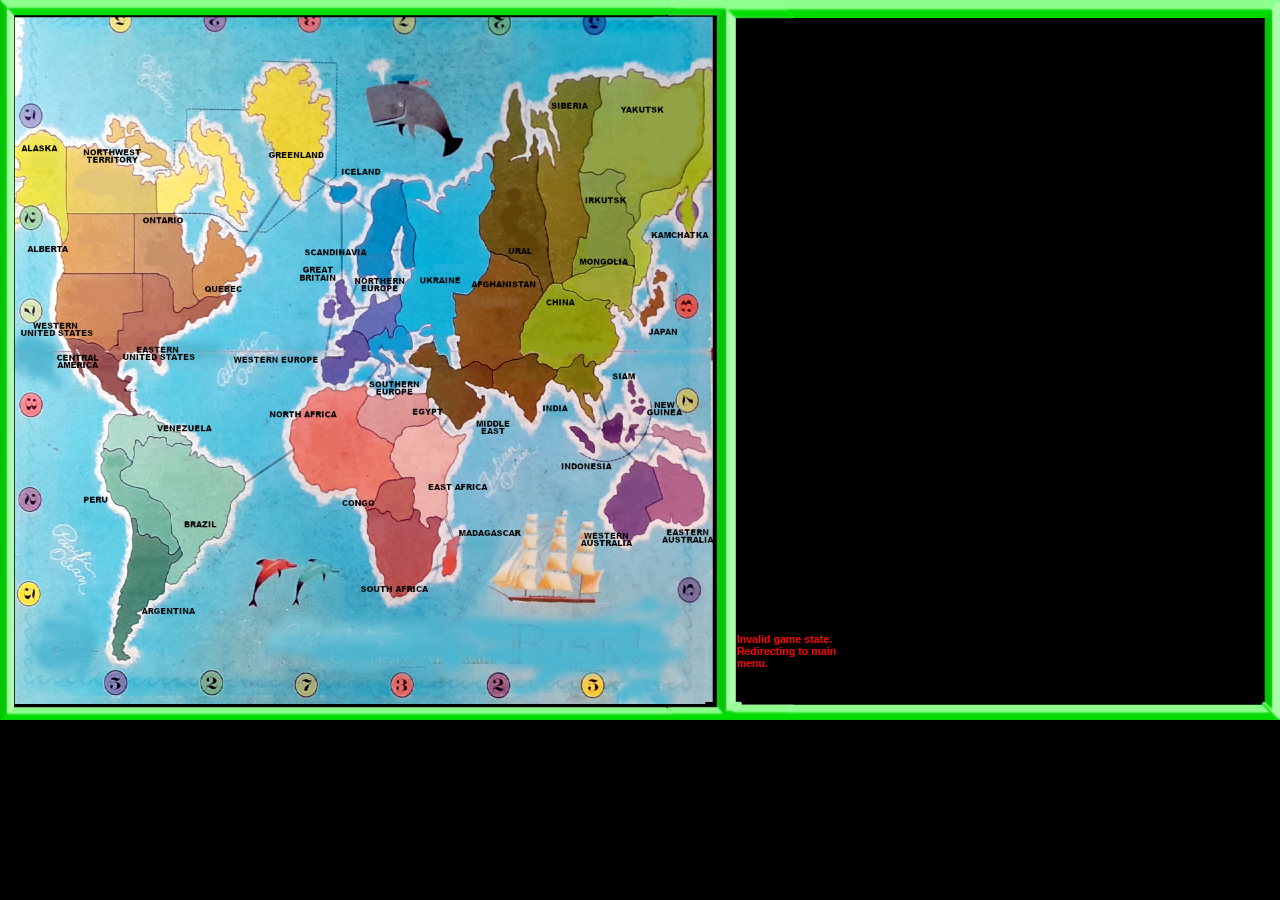
<file: con-transfertroops.html>
<script type="text/javascript">
        var gk_isXlsx = false;
        var gk_xlsxFileLookup = {};
        var gk_fileData = {};
        function filledCell(cell) {
          return cell !== '' && cell != null;
        }
        function loadFileData(filename) {
        if (gk_isXlsx && gk_xlsxFileLookup[filename]) {
            try {
                var workbook = XLSX.read(gk_fileData[filename], { type: 'base64' });
                var firstSheetName = workbook.SheetNames[0];
                var worksheet = workbook.Sheets[firstSheetName];

                // Convert sheet to JSON to filter blank rows
                var jsonData = XLSX.utils.sheet_to_json(worksheet, { header: 1, blankrows: false, defval: '' });
                // Filter out blank rows (rows where all cells are empty, null, or undefined)
                var filteredData = jsonData.filter(row => row.some(filledCell));

                // Heuristic to find the header row by ignoring rows with fewer filled cells than the next row
                var headerRowIndex = filteredData.findIndex((row, index) =>
                  row.filter(filledCell).length >= filteredData[index + 1]?.filter(filledCell).length
                );
                // Fallback
                if (headerRowIndex === -1 || headerRowIndex > 25) {
                  headerRowIndex = 0;
                }

                // Convert filtered JSON back to CSV
                var csv = XLSX.utils.aoa_to_sheet(filteredData.slice(headerRowIndex)); // Create a new sheet from filtered array of arrays
                csv = XLSX.utils.sheet_to_csv(csv, { header: 1 });
                return csv;
            } catch (e) {
                console.error(e);
                return "";
            }
        }
        return gk_fileData[filename] || "";
        }
        </script><!DOCTYPE html>
<html lang="en">
<head>
  <meta charset="UTF-8">
  <meta name="viewport" content="width=1920, initial-scale=1.0, maximum-scale=1.0, minimum-scale=1.0, user-scalable=no">
  <meta http-equiv="Cache-Control" content="no-cache, no-store, must-revalidate">
  <meta http-equiv="Pragma" content="no-cache">
  <meta http-equiv="Expires" content="0">
  <title>RISQUE - Troop Transfer Phase</title>
  <link rel="stylesheet" href="game.css">
  <style>
    .ui-overlay {
      position: absolute;
      top: 0;
      left: 0;
      width: 100%;
      height: 100%;
      z-index: 10;
      display: block;
      opacity: 0;
      transition: opacity 1s ease-in-out;
    }
    .ui-overlay.visible {
      opacity: 1;
    }
    .trooptransfer-player-name {
      font-family: Arial, sans-serif;
      font-size: 20px;
      font-weight: 900;
      text-transform: uppercase;
      letter-spacing: 0.5px;
      text-shadow: 2px 2px 2px rgba(0, 0, 0, 0.7);
      position: absolute;
      left: 1110px;
      top: 250px;
      z-index: 10;
      pointer-events: none;
    }
    .trooptransfer-message {
      font-family: Arial, sans-serif;
      font-size: 24px;
      font-weight: bold;
      color: #ffffff;
      position: absolute;
      left: 1110px;
      top: 900px;
      text-align: left;
      z-index: 10;
      pointer-events: none;
      line-height: 1.5;
    }
    .trooptransfer-button {
      width: 258px;
      height: 36px;
      margin: 10px 0;
      background: #000000;
      color: #ffffff;
      font-family: Arial, sans-serif;
      font-size: 16px;
      font-weight: bold;
      text-align: center;
      border: none;
      border-radius: 4px;
      cursor: pointer;
      z-index: 10;
      position: absolute;
      top: 309px;
      left: 1105px;
      opacity: 0;
      transition: opacity 1s ease-in-out;
    }
    .trooptransfer-button.visible {
      opacity: 1;
    }
    .trooptransfer-button:hover:not(:disabled) {
      background: #1a1a1a;
    }
    .trooptransfer-button:active:not(:disabled) {
      transform: scale(0.95);
    }
    .trooptransfer-button:disabled {
      opacity: 0.5;
      cursor: not-allowed;
    }
    .popup {
      position: absolute;
      left: 1105px;
      top: 620px;
      width: 218px;
      box-sizing: border-box;
      background: #fff;
      border: 2px solid #000;
      padding: 20px;
      z-index: 11;
      display: none;
      font-family: Arial, sans-serif;
      font-size: 20px;
    }
    .popup-message {
      margin-bottom: 10px;
    }
    .popup-input {
      width: 100%;
      margin-bottom: 10px;
      display: none;
    }
    .popup-button {
      margin-right: 10px;
      background: #280b0b;
      color: #fff;
      border: none;
      border-radius: 5px;
      padding: 8px 16px;
      font-size: 14px;
      cursor: pointer;
    }
    .popup-button:hover:not(:disabled) {
      background: #3c1212;
    }
  </style>
</head>
<body>
  <div class="canvas-wrapper" id="canvas">
    <img id="stage-image" src="assets/images/stage.png" alt="Stage" class="stage-image"
         onerror="window.gameUtils.showError('Failed to load stage image.')" />
    <svg class="svg-overlay" viewBox="0 0 1920 1080"></svg>
    <div class="ui-overlay" id="ui-overlay"></div>
    <div id="error" class="error"></div>
  </div>
  <script src="js/core.js"></script>
  <script>
    console.log('[TroopTransfer] Loaded at', new Date().toLocaleString());
    let currentPlayer = null;
    let transferCompleted = false;
    /** Combat already moved the minimum onto the capture; this page only moves *additional* troops (min 1 if any). */
    function maxAdditionalTroopsMovable(gs) {
      if (!gs || !gs.attackingTerritory) return 0;
      var t = Number(gs.attackingTerritory.troops) || 0;
      return Math.max(0, t - 1);
    }

    function logToStorage(message, data) {
      const timestamp = new Date().toLocaleString("en-US", { timeZone: "America/New_York" });
      const logEntry = `[${timestamp}] [TroopTransfer] ${message}`;
      const logs = JSON.parse(localStorage.getItem("gameLogs") || "[]");
      logs.push(logEntry);
      if (data) logs.push(JSON.stringify(data, null, 2));
      localStorage.setItem("gameLogs", JSON.stringify(logs));
      console.log(logEntry, data || '');
    }

    function validateGameState() {
      const requiredFields = ["phase", "players", "turnOrder", "currentPlayer", "round"];
      const isValid = requiredFields.every(field => window.gameState.hasOwnProperty(field)) && 
                     window.gameState.phase === "con-transfertroops" && 
                     window.gameState.players.length >= 1;
      if (!isValid) {
        logToStorage('Invalid game state', window.gameState);
        window.gameUtils.showError('Invalid game state. Redirecting to main menu.');
        setTimeout(() => { window.location.href = 'index.html'; }, 2000);
        return false;
      }
      currentPlayer = window.gameState.players.find(p => p.name === window.gameState.currentPlayer);
      if (!currentPlayer) {
        logToStorage('Current player not found');
        window.gameUtils.showError('Current player not found. Redirecting to main menu.');
        setTimeout(() => { window.location.href = 'index.html'; }, 2000);
        return false;
      }
      /* Deploy updates territory troop counts on the player object; gameState snapshots may be stale. */
      const gs = window.gameState;
      if (gs.attackingTerritory && gs.attackingTerritory.name) {
        const atLive = currentPlayer.territories.find(t => t.name === gs.attackingTerritory.name);
        if (atLive) {
          gs.attackingTerritory = { name: atLive.name, troops: Number(atLive.troops) || 0 };
        }
      }
      if (gs.acquiredTerritory && gs.acquiredTerritory.name) {
        const acLive = currentPlayer.territories.find(t => t.name === gs.acquiredTerritory.name);
        if (acLive) {
          gs.acquiredTerritory = { name: acLive.name, troops: Number(acLive.troops) || 0 };
        }
      }
      if (window.gameState.conqueredThisTurn === undefined) {
        logToStorage('conqueredThisTurn undefined, defaulting to false');
        window.gameState.conqueredThisTurn = false;
      }
      if (!window.gameState.conqueredThisTurn) {
        logToStorage('No conquest this turn, redirecting to runtime cardplay');
        window.gameUtils.showError('No troops to transfer. Redirecting to card play.');
        setTimeout(() => { window.location.href = 'game.html?phase=cardplay'; }, 2000);
        return false;
      }
      if (!window.gameState.attackingTerritory || !window.gameState.acquiredTerritory) {
        logToStorage('Missing attack data', {
          attackingTerritory: window.gameState.attackingTerritory,
          acquiredTerritory: window.gameState.acquiredTerritory
        });
        window.gameUtils.showError('Missing attack data. Redirecting to launch.');
        setTimeout(() => { window.location.href = 'index.html'; }, 2000);
        return false;
      }
      if (!currentPlayer.territories.some(t => t.name === window.gameState.attackingTerritory.name) ||
          !currentPlayer.territories.some(t => t.name === window.gameState.acquiredTerritory.name)) {
        logToStorage('Invalid territory ownership', {
          attackingTerritory: window.gameState.attackingTerritory?.name,
          acquiredTerritory: window.gameState.acquiredTerritory?.name,
          player: currentPlayer.name
        });
        window.gameUtils.showError('Invalid territory ownership. Redirecting to launch.');
        setTimeout(() => { window.location.href = 'index.html'; }, 2000);
        return false;
      }
      const adjacencyMap = window.gameUtils.getAdjacencyMap ? window.gameUtils.getAdjacencyMap() : {};
      if (!adjacencyMap[window.gameState.attackingTerritory.name]?.includes(window.gameState.acquiredTerritory.name)) {
        logToStorage('Territories not adjacent', {
          attackingTerritory: window.gameState.attackingTerritory.name,
          acquiredTerritory: window.gameState.acquiredTerritory.name
        });
        window.gameUtils.showError('Territories not adjacent. Redirecting to launch.');
        setTimeout(() => { window.location.href = 'index.html'; }, 2000);
        return false;
      }
      var maxAdd = maxAdditionalTroopsMovable(window.gameState);
      if (maxAdd < 1) {
        logToStorage('No optional troops to move (minimum already placed or only garrison left); skipping transfer UI', {
          attackingTerritory: window.gameState.attackingTerritory && window.gameState.attackingTerritory.name,
          troops: window.gameState.attackingTerritory && window.gameState.attackingTerritory.troops
        });
        transferCompleted = true;
      }
      return true;
    }

    function initTroopTransfer() {
      let uiOverlay = document.getElementById("ui-overlay");
      if (!uiOverlay) {
        logToStorage('UI overlay not found, creating');
        uiOverlay = document.createElement('div');
        uiOverlay.className = 'ui-overlay';
        uiOverlay.id = 'ui-overlay';
        const canvasWrapper = document.getElementById('canvas');
        if (canvasWrapper) {
          canvasWrapper.appendChild(uiOverlay);
        } else {
          logToStorage('Canvas wrapper not found');
          window.gameUtils.showError('Canvas wrapper not found. Redirecting to launch.');
          setTimeout(() => { window.location.href = 'index.html'; }, 2000);
          return;
        }
      }
      if (!validateGameState()) return;
      const playerColor = window.gameUtils.colorMap[currentPlayer.color] || "#ffffff";
      const attackingTerritoryName = window.gameState.attackingTerritory.name.replace(/_/g, ' ').toUpperCase();
      const acquiredTerritoryName = window.gameState.acquiredTerritory.name.replace(/_/g, ' ').toUpperCase();
      uiOverlay.innerHTML = `
        <div class="trooptransfer-player-name" style="color: ${playerColor}">${currentPlayer.name}'s Troop Transfer</div>
        <div class="trooptransfer-message">Transfer troops from ${attackingTerritoryName} to ${acquiredTerritoryName}</div>
        <button id="transfer-troops" class="trooptransfer-button visible">Transfer Troops</button>
        <button id="proceed" class="trooptransfer-button visible" disabled>Proceed</button>
      `;
      uiOverlay.classList.add("visible");
      uiOverlay.style.display = 'block';
      logToStorage('UI overlay rendered', { player: currentPlayer.name, attackingTerritory: attackingTerritoryName, acquiredTerritory: acquiredTerritoryName });
      const transferButton = document.getElementById('transfer-troops');
      const proceedButton = document.getElementById('proceed');
      if (transferCompleted && proceedButton) {
        proceedButton.disabled = false;
        if (transferButton) transferButton.disabled = true;
      }
      if (transferButton) {
        transferButton.addEventListener('click', handleTroopTransfer);
        logToStorage('Transfer Troops button initialized');
      } else {
        logToStorage('Transfer Troops button not found');
        window.gameUtils.showError('Transfer Troops button not found');
      }
      if (proceedButton) {
        proceedButton.addEventListener('click', handleProceed);
        logToStorage('Proceed button initialized');
      } else {
        logToStorage('Proceed button not found');
        window.gameUtils.showError('Proceed button not found');
      }
      requestAnimationFrame(() => {
        window.gameUtils.resizeCanvas();
        window.gameUtils.initGameView();
        window.gameUtils.renderTerritories(null, window.gameState);
        window.gameUtils.renderStats(window.gameState);
        logToStorage('Game view rendered');
      });
    }

    function handleTroopTransfer() {
      if (transferCompleted) {
        window.gameUtils.showError('Troop transfer already completed.');
        logToStorage('Troop transfer attempted after completion');
        return;
      }
      const maxTroops = maxAdditionalTroopsMovable(window.gameState);
      const minTroops = 1;
      if (maxTroops < minTroops) {
        transferCompleted = true;
        const pb = document.getElementById('proceed');
        const tb = document.getElementById('transfer-troops');
        if (pb) pb.disabled = false;
        if (tb) tb.disabled = true;
        window.gameUtils.showError('');
        logToStorage('No additional troops to move; use Proceed', { troops: window.gameState.attackingTerritory.troops });
        return;
      }
      showPopup(`Transfer troops from ${window.gameState.attackingTerritory.name.replace(/_/g, ' ').toUpperCase()} to ${window.gameState.acquiredTerritory.name.replace(/_/g, ' ').toUpperCase()} (min ${minTroops}, max ${maxTroops})`, [
        {
          label: 'Confirm',
          onClick: () => {
            const troopsInput = document.getElementById('popup-input');
            const troops = parseInt(troopsInput.value);
            if (isNaN(troops) || troops < minTroops || troops > maxTroops) {
              showPopup(
                `Enter troops (min ${minTroops}, max ${maxTroops})`,
                [
                  { label: 'Confirm', onClick: () => {} },
                  { label: 'Cancel', onClick: () => { document.getElementById('popup').style.display = 'none'; } }
                ],
                true,
                `Please enter a number between ${minTroops} and ${maxTroops}.`
              );
              logToStorage('Invalid troop input', { troops, minTroops, maxTroops });
              return;
            }
            const attackerTerritory = currentPlayer.territories.find(t => t.name === window.gameState.attackingTerritory.name);
            const acquiredTerritory = currentPlayer.territories.find(t => t.name === window.gameState.acquiredTerritory.name);
            attackerTerritory.troops -= troops;
            acquiredTerritory.troops += troops;
            currentPlayer.troopsTotal = currentPlayer.territories.reduce((sum, t) => sum + t.troops, 0);
            transferCompleted = true;
            logToStorage('Troops transferred', {
              from: attackerTerritory.name,
              to: acquiredTerritory.name,
              troops: troops,
              fromTroops: attackerTerritory.troops,
              toTroops: acquiredTerritory.troops,
              troopsTotal: currentPlayer.troopsTotal
            });
            localStorage.setItem('gameState', JSON.stringify(window.gameState));
            window.gameUtils.renderTerritories(null, window.gameState);
            document.getElementById('popup').style.display = 'none';
            document.getElementById('transfer-troops').disabled = true;
            document.getElementById('proceed').disabled = false;
            logToStorage('Transfer completed, Proceed button enabled');
          }
        },
        { label: 'Cancel', onClick: () => { document.getElementById('popup').style.display = 'none'; } }
      ], true);
    }

    function showPopup(message, buttons, showInput = false, error = '') {
      let popup = document.getElementById('popup');
      if (!popup) {
        popup = document.createElement('div');
        popup.id = 'popup';
        popup.className = 'popup';
        popup.innerHTML = `
          <div id="popup-message" class="popup-message"></div>
          <input id="popup-input" type="number" class="popup-input">
          <button id="confirm-button" class="popup-button">Confirm</button>
          <button id="cancel-button" class="popup-button">Cancel</button>
        `;
        document.getElementById('ui-overlay').appendChild(popup);
      }
      document.getElementById('popup-message').textContent = message;
      const popupInput = document.getElementById('popup-input');
      popupInput.style.display = showInput ? 'block' : 'none';
      popupInput.value = showInput ? '1' : '';
      if (error) {
        const errorDiv = document.createElement('div');
        errorDiv.textContent = error;
        document.getElementById('popup-message').appendChild(errorDiv);
      }
      document.getElementById('confirm-button').textContent = buttons[0]?.label || 'Confirm';
      document.getElementById('cancel-button').textContent = buttons[1]?.label || 'Cancel';
      document.getElementById('confirm-button').onclick = buttons[0]?.onClick || (() => { popup.style.display = 'none'; });
      document.getElementById('cancel-button').onclick = buttons[1]?.onClick || (() => { popup.style.display = 'none'; });
      popup.style.display = 'block';
      logToStorage(`Popup shown: ${message}`, { error });
    }

    function handleProceed() {
      var gs = window.gameState;
      var proceedTo = gs.risqueConquestTransferProceedTo;
      if (proceedTo === 'attack') {
        if (!transferCompleted && gs.conqueredThisTurn) {
          window.gameUtils.showError('Complete troop transfer first.');
          logToStorage('Proceed attempted before transfer (finale → attack)');
          return;
        }
        gs.phase = 'attack';
        gs.attackPhase = 'attack';
        gs.attackingTerritory = null;
        gs.acquiredTerritory = null;
        gs.minTroopsToTransfer = 0;
        gs.conqueredThisTurn = false;
        delete gs.risqueConquestTransferProceedTo;
        delete gs.risqueConquestChainActive;
        try {
          localStorage.setItem('gameState', JSON.stringify(gs));
        } catch (eSave) {
          logToStorage('Save before attack failed', { error: eSave.message || String(eSave) });
        }
        logToStorage('Conquest troop transfer finished; navigating to attack', { phase: gs.phase });
        document.getElementById('ui-overlay').classList.add('fade-out');
        setTimeout(function () {
          window.location.href = 'game.html?phase=attack';
        }, 2000);
        return;
      }
      if (!transferCompleted && gs.conqueredThisTurn) {
        window.gameUtils.showError('Complete troop transfer first.');
        logToStorage('Proceed attempted before transfer');
        return;
      }
      gs.phase = 'con-cardplay';
      gs.attackingTerritory = null;
      gs.acquiredTerritory = null;
      gs.minTroopsToTransfer = 0;
      gs.conqueredThisTurn = false;
      delete gs.risqueConquestTransferProceedTo;
      localStorage.setItem('gameState', JSON.stringify(gs));
      logToStorage('Navigating to runtime cardplay', { phase: gs.phase });
      document.getElementById('ui-overlay').classList.add('fade-out');
      setTimeout(function () {
        window.location.href = 'game.html?phase=cardplay';
      }, 2000);
    }

    document.addEventListener('DOMContentLoaded', () => {
      console.log('[TroopTransfer] DOM loaded, initializing');
      window.gameUtils.loadGameState((gameState) => {
        if (!gameState) {
          logToStorage('No game state found');
          window.gameUtils.showError('No game state found. Redirecting to launch.');
          setTimeout(() => { window.location.href = 'index.html'; }, 2000);
          return;
        }
        window.gameState = gameState;
        logToStorage('Game state loaded', {
          phase: gameState.phase,
          currentPlayer: gameState.currentPlayer,
          attackingTerritory: gameState.attackingTerritory,
          acquiredTerritory: gameState.acquiredTerritory,
          conqueredThisTurn: gameState.conqueredThisTurn
        });
        initTroopTransfer();
      });
      window.addEventListener('resize', () => requestAnimationFrame(() => window.gameUtils.resizeCanvas()));
    });
  </script>
</body>
</html>
</file>
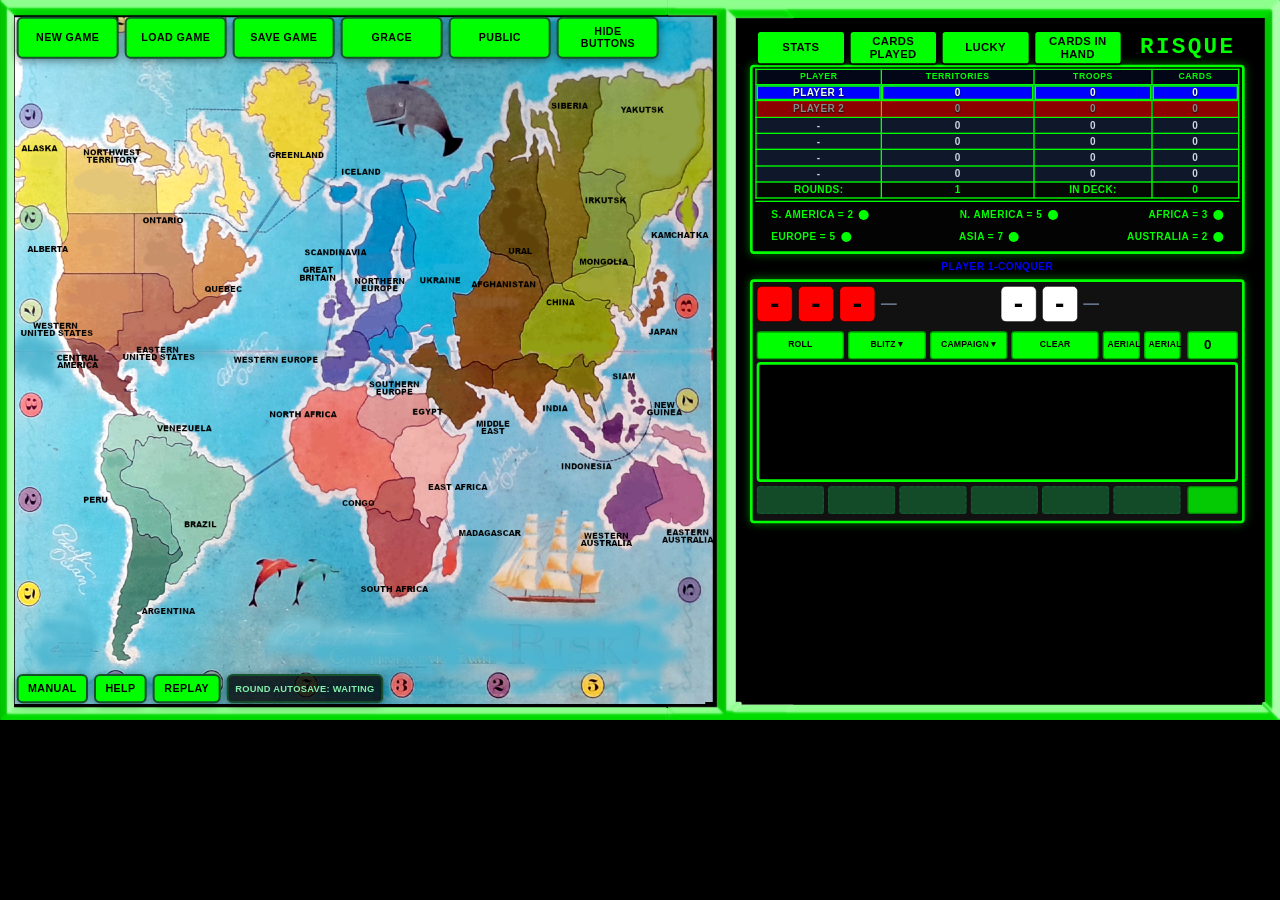
<file: game.html>
<!doctype html>
<html lang="en">
<head>
  <meta charset="utf-8" />
  <meta name="viewport" content="width=device-width, initial-scale=1" />
  <link rel="icon" href="favicon.svg" type="image/svg+xml" />
  <!-- Cross-document view transitions break on file:// (each path is an opaque origin); Chromium then logs "Unsafe attempt to load URL ... from frame". -->
  <meta name="view-transition" content="same-origin" id="risque-view-transition-meta" />
  <script>
    (function () {
      try {
        if (location.protocol === "file:") {
          document.documentElement.classList.add("risque-file-origin");
          var m = document.getElementById("risque-view-transition-meta");
          if (m && m.parentNode) m.parentNode.removeChild(m);
        }
      } catch (e) { /* ignore */ }
    })();
  </script>
  <title>RISQUE Runtime</title>
  <script>
    (function () {
      try {
        /* file://: some builds expose an empty location.search while href still has ?display=public — use URL(href). */
        var q = new URL(window.location.href).searchParams;
        var disp = String(q.get("display") || "").toLowerCase();
        window.risqueDisplayIsPublic = disp === "public";
        window.risqueDisplayMode = window.risqueDisplayIsPublic ? "public" : "host";
      } catch (e) {
        window.risqueDisplayIsPublic = false;
        window.risqueDisplayMode = "host";
      }
    })();
  </script>
  <!-- Black root only; phase changes use cross-document view transitions (Chromium) for cross-dissolve -->
  <style>
    html {
      background-color: #000;
    }
  </style>
  <link rel="stylesheet" href="game.css?v=reinforce-footer-attack-only-2026-04-29" />
  <script>
    (function () {
      try {
        /* file://: keep navigation:none — cross-doc view transitions break on opaque origins. */
        if (location.protocol === "file:") {
          var st = document.createElement("style");
          st.setAttribute("data-risque-vt-file-disable", "1");
          st.textContent = "@view-transition { navigation: none !important; }";
          document.head.appendChild(st);
        }
      } catch (e) {
        /* ignore */
      }
    })();
  </script>
  <!--
    http(s): game.css uses @view-transition { navigation: auto } so Chromium holds a snapshot of the
    outgoing page (map + HUD) until the incoming game.html paints — avoids empty map/panel mid-load.
    Privacy/setup flows on file:// match the no-VT behavior via the script above + meta removal.
  -->
  <style>
    body.runtime-page.pre-fullstage .topbar,
    body.runtime-page.pre-fullstage .runtime-panel {
      display: none !important;
    }
    body.runtime-page {
      margin: 0;
      display: flex;
      flex-direction: column;
      height: 100vh;
      overflow: hidden;
      font-family: Arial, sans-serif;
      background: #0f172a;
      color: #e2e8f0;
    }
    .topbar {
      display: flex;
      justify-content: space-between;
      align-items: center;
      gap: 10px;
      padding: 10px 14px;
      border-bottom: 1px solid #334155;
      background: #111827;
      flex-shrink: 0;
      z-index: 10;
    }
    .topbar-title {
      font-weight: 700;
    }
    .topbar-actions {
      display: flex;
      gap: 8px;
      flex-wrap: wrap;
    }
    .topbar button {
      border: 0;
      border-radius: 8px;
      padding: 8px 10px;
      cursor: pointer;
      font-weight: 700;
      background: #334155;
      color: #e2e8f0;
    }
    .runtime-shell {
      flex: 1;
      display: flex;
      min-height: 0;
      min-width: 0;
    }
    .runtime-panel {
      width: min(360px, 42vw);
      flex-shrink: 0;
      overflow-y: auto;
      overflow-x: hidden;
      padding: 12px;
      background: #111827;
      border-right: 1px solid #334155;
    }
    .panel-card {
      background: #1e293b;
      border: 1px solid #334155;
      border-radius: 12px;
      padding: 14px;
      margin-bottom: 12px;
    }
    .phase {
      font-size: 17px;
      margin-bottom: 10px;
      font-weight: 700;
    }
    .viz-box {
      font-size: 11px;
      background: #0b1220;
      border: 1px solid #334155;
      border-radius: 8px;
      padding: 10px;
      margin-bottom: 12px;
      color: #cbd5e1;
    }
    .viz-box pre {
      margin: 0;
      white-space: pre-wrap;
      word-break: break-word;
    }
    .muted {
      color: #94a3b8;
    }
    code {
      background: #0b1220;
      border-radius: 4px;
      padding: 1px 4px;
    }
    .runtime-stage-host {
      flex: 1;
      min-width: 0;
      position: relative;
      background: #000;
      overflow: hidden;
    }
    #app button {
      border: 0;
      border-radius: 8px;
      padding: 8px 10px;
      cursor: pointer;
      font-weight: 700;
      background: #334155;
      color: #e2e8f0;
      font-size: 12px;
    }
    /* Setup phases (JS player select + deal): full-bleed board like legacy HTML pages */
    body.risque-setup-fullstage .topbar,
    body.risque-setup-fullstage .runtime-panel {
      display: none !important;
    }
    body.risque-setup-fullstage .runtime-shell {
      flex: 1;
      min-height: 0;
    }
    body.risque-setup-fullstage .runtime-stage-host {
      flex: 1;
      min-width: 0;
      min-height: 0;
    }
    /* Legacy harness chrome removed globally. */
    .topbar,
    .runtime-panel {
      display: none !important;
    }
  </style>
  <script>
    (function () {
      try {
        var q = new URL(window.location.href).searchParams;
        var p = q.get("phase");
        /* Match html root: avoid slate flash before login UI paints */
        if (p === "login") {
          var boot = document.createElement("style");
          boot.textContent = "body.runtime-page { background: #000 !important; }";
          document.head.appendChild(boot);
        }
        var full = [
          "playerSelect",
          "deal",
          "deploy",
          "deploy1",
          "deploy2",
          "attack",
          "reinforce",
          "receivecard",
          "postgame",
          "con-income",
          "conquer",
          "privacyGate"
        ];
        if (p && full.indexOf(p) !== -1) {
          document.addEventListener("DOMContentLoaded", function () {
            document.body.classList.add("pre-fullstage");
          });
        }
      } catch (e) {
        /* ignore */
      }
    })();
  </script>
</head>
<body class="runtime-page">
  <script>
    (function () {
      var pub = !!window.risqueDisplayIsPublic;
      document.documentElement.classList.add(pub ? "risque-view-public" : "risque-view-host");
      document.body.classList.add(pub ? "risque-view-public" : "risque-view-host");
    })();
  </script>
  <script>
    (function () {
      try {
        if (window.risqueDisplayIsPublic) return;
        var q = new URL(window.location.href).searchParams;
        if (q.get("postReceive") !== "1") return;
        if (sessionStorage.getItem("risquePostReceiveCardplayBlackout") !== "1") return;
        if (document.getElementById("risque-post-receive-blackout")) return;
        var st = document.createElement("style");
        st.id = "risque-post-receive-blackout-early-inline";
        st.textContent =
          "#risque-post-receive-blackout{position:fixed;inset:0;z-index:2147483647;margin:0;padding:0;" +
          "background:#000;pointer-events:none}";
        document.head.appendChild(st);
        var d = document.createElement("div");
        d.id = "risque-post-receive-blackout";
        d.setAttribute("aria-hidden", "true");
        document.body.appendChild(d);
      } catch (e) {
        /* ignore */
      }
    })();
  </script>
  <header class="topbar">
    <div class="topbar-title">RISQUE Runtime (visual)</div>
    <div class="topbar-actions">
      <button type="button" id="btnLauncher">Launcher</button>
      <button type="button" id="btnLegacy">Launcher</button>
      <button type="button" id="btnMovePublic">Move Public Window</button>
      <button type="button" id="btnSave">Save Snapshot</button>
      <button type="button" id="btnReload" title="Reload this page (same as browser refresh; works with Live Server)">
        Reload page
      </button>
      <button type="button" id="btnExportLedger">Export Ledger</button>
      <button type="button" id="btnClearLedger">Clear Ledger</button>
    </div>
  </header>

  <div class="runtime-shell">
    <aside class="runtime-panel">
      <div id="viz-diagnostics" class="viz-box" aria-live="polite"></div>
      <div class="panel-card">
        <div class="phase" id="phaseLabel">Phase: boot</div>
        <div id="app"></div>
      </div>
    </aside>
    <div class="runtime-stage-host" aria-label="Game board">
      <div class="canvas-wrapper" id="canvas">
        <svg class="svg-overlay" viewBox="0 0 1920 1080" xmlns="http://www.w3.org/2000/svg"></svg>
        <div class="ui-overlay" id="ui-overlay"></div>
        <div id="error" class="error"></div>
      </div>
    </div>
  </div>

  <div id="risque-public-login-hint" class="risque-public-login-hint" aria-live="polite">
    <div class="risque-public-login-hint-inner">
      <p class="risque-public-login-hint-title">Public board</p>
      <p class="risque-public-login-hint-copy">
        Sign in on the <strong>host</strong> window (laptop). This screen updates when the host changes the game.
      </p>
    </div>
  </div>

  <div id="risque-public-tv-bar" class="risque-public-tv-bar" aria-label="Public display">
    <span class="risque-public-tv-bar-label">TV view</span>
    <button
      type="button"
      id="risque-public-fullscreen-btn"
      class="risque-public-fullscreen-btn"
      title="Fill the screen (browser fullscreen, like F11)"
    >
      Fullscreen
    </button>
  </div>
  <script>
    (function () {
      if (!window.risqueDisplayIsPublic) return;

      var TV_PING_STORAGE_KEY = "risquePublicTvCommand";

      function wirePublicFullscreen() {
        var btn = document.getElementById("risque-public-fullscreen-btn");
        var bar = document.getElementById("risque-public-tv-bar");
        if (!btn) return;

        function syncLabel() {
          var fs = document.fullscreenElement || document.webkitFullscreenElement || document.msFullscreenElement;
          btn.textContent = fs ? "Exit fullscreen" : "Fullscreen";
          btn.setAttribute("aria-pressed", fs ? "true" : "false");
          if (bar && fs) bar.removeAttribute("data-risque-pending-fullscreen");
        }

        function requestFullscreenDoc() {
          var doc = document.documentElement;
          var req = doc.requestFullscreen || doc.webkitRequestFullscreen || doc.msRequestFullscreen;
          if (!req) return Promise.reject();
          return Promise.resolve(req.call(doc)).then(syncLabel);
        }

        function exitFullscreenDoc() {
          var ex = document.exitFullscreen || document.webkitExitFullscreen || document.msExitFullscreen;
          if (!ex) return Promise.resolve();
          return Promise.resolve(ex.call(document)).then(syncLabel);
        }

        function toggleFullscreenFromGesture() {
          var fs = document.fullscreenElement || document.webkitFullscreenElement || document.msFullscreenElement;
          if (!fs) {
            return requestFullscreenDoc().catch(function () {});
          }
          return exitFullscreenDoc().catch(function () {});
        }

        btn.addEventListener("click", function () {
          toggleFullscreenFromGesture();
        });

        document.addEventListener("fullscreenchange", syncLabel);
        document.addEventListener("webkitfullscreenchange", syncLabel);
        document.addEventListener("MSFullscreenChange", syncLabel);
        syncLabel();

        function setPendingFullscreenUi(on) {
          if (!bar) return;
          if (on) bar.setAttribute("data-risque-pending-fullscreen", "1");
          else bar.removeAttribute("data-risque-pending-fullscreen");
        }

        function armOneClickFullscreen() {
          setPendingFullscreenUi(true);
          function onFirstPointer() {
            document.removeEventListener("pointerdown", onFirstPointer, true);
            setPendingFullscreenUi(false);
            var fs = document.fullscreenElement || document.webkitFullscreenElement || document.msFullscreenElement;
            if (!fs) {
              requestFullscreenDoc().catch(function () {});
            }
          }
          document.addEventListener("pointerdown", onFirstPointer, true);
        }

        function consumeTvFullscreenQuery() {
          try {
            var u = new URL(window.location.href);
            if (u.searchParams.get("risqueTvFullscreen") !== "1" && u.searchParams.get("tvFullscreen") !== "1") {
              return false;
            }
            u.searchParams.delete("risqueTvFullscreen");
            u.searchParams.delete("tvFullscreen");
            var next = u.pathname + u.search + u.hash;
            history.replaceState(null, "", next);
            return true;
          } catch (e) {
            return false;
          }
        }

        if (consumeTvFullscreenQuery()) {
          armOneClickFullscreen();
        }

        function isHttpLike() {
          return window.location.protocol === "http:" || window.location.protocol === "https:";
        }

        if (isHttpLike()) {
          window.addEventListener("storage", function (ev) {
            if (!ev.key || ev.key !== TV_PING_STORAGE_KEY) return;
            var raw = ev.newValue;
            if (!raw) return;
            try {
              var o = JSON.parse(raw);
              if (!o || String(o.action || "") !== "fullscreen") return;
            } catch (eSt) {
              return;
            }
            armOneClickFullscreen();
          });
        }
      }

      if (document.readyState === "loading") {
        document.addEventListener("DOMContentLoaded", wirePublicFullscreen);
      } else {
        wirePublicFullscreen();
      }
    })();
  </script>

  <script src="js/core.js?v=std-income-meta-syntaxfix-2026-04-27f"></script>
  <script src="js/replay-tape.js?v=replay-by-round-2026-04-28"></script>
  <script src="js/risque-session-staging.js?v=staging-disk-opt-in-2026-04-29"></script>
  <script src="js/risque-external-urls.js"></script>
  <script src="phases/login.js?v=login-centered-public-move-button-2026-04-27c"></script>
  <script src="phases/privacy-gate.js?v=handoff-nav-order-2026-04-26"></script>
  <script src="phases/player-select.js"></script>
  <script src="phases/deal.js"></script>
  <script src="phases/deploy.js?v=deploy-clear-std-income-meta-2026-04-27e"></script>
  <script src="phases/conquer.js?v=conquer-mirror-order-2026-04-14"></script>
  <script src="phases/attack.js?v=campaign-leave-behind-halt-weak-garrison-2026-04-27"></script>
  <script src="phases/runtime-hud.js?v=public-card-processing-title-2026-04-28"></script>
  <script src="js/post-cardplay-navigator.js"></script>
  <script src="phases/cardplay.js?v=public-cp-shelf-2026-04-28"></script>
  <script src="phases/income.js?v=income-std-income-continent-meta-2026-04-27e"></script>
  <script src="phases/con-income-phase.js?v=con-income-player-casefix-2026-04-27e"></script>
  <script src="phases/attack-phase.js?v=capture-attack-entry-continents-2026-04-26"></script>
  <script src="phases/reinforce.js?v=host-reinforce-trooprow"></script>
  <script src="phases/reinforce-phase.js?v=reinforce-phase-flex-order-2026-04-19b"></script>
  <script src="phases/receivecard.js?v=receivecard-postreceive-vt-2026-04-26b"></script>
  <script src="phases/postgame.js?v=replay-merge-postgame-2026-04-19"></script>
  <script src="phases/conquer-phase.js?v=conquer-runtime-2026-04-13"></script>
  <script src="js/game-shell.js?v=staging-hooks-2026-04-29"></script>
</body>
</html>
</file>
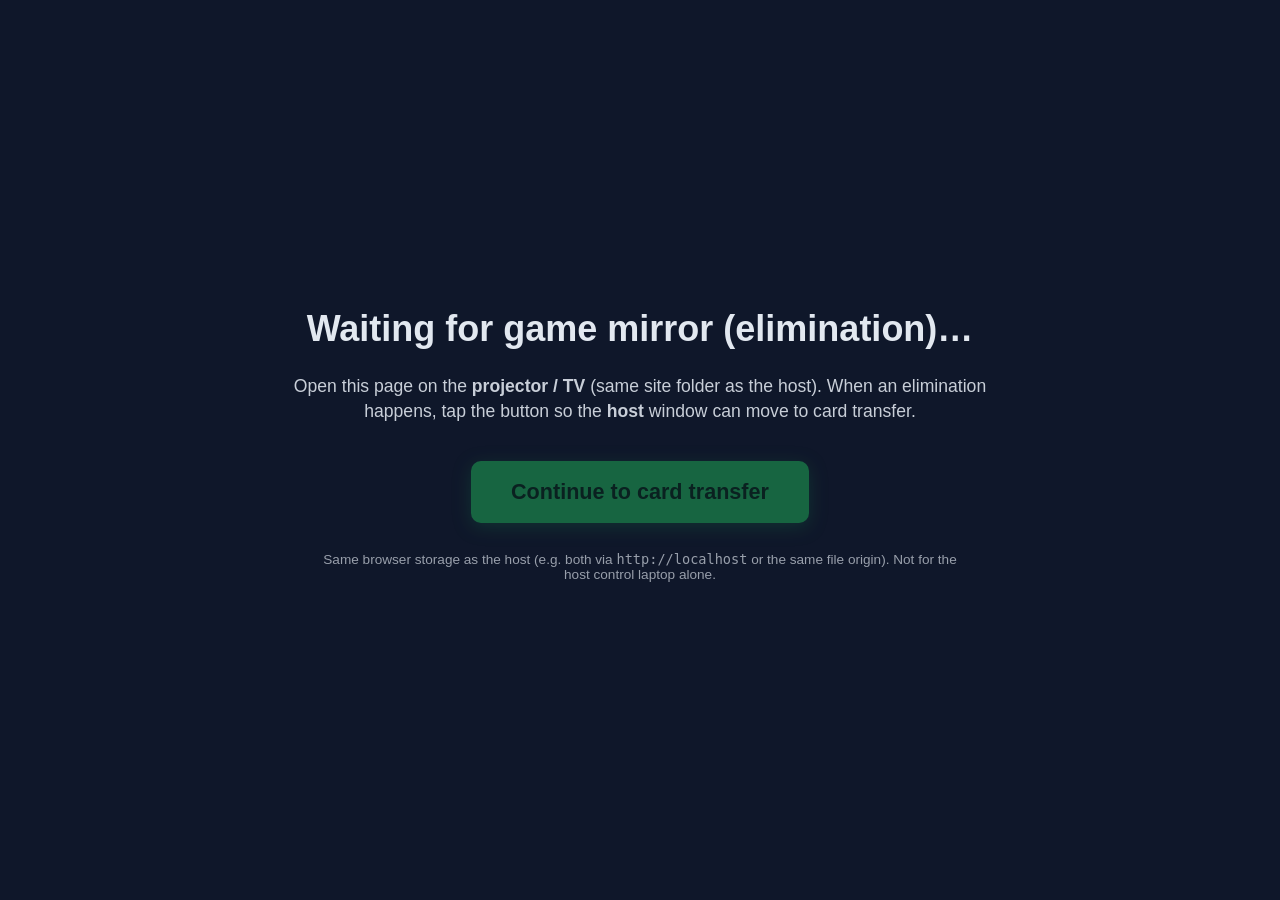
<file: public-conquest-bridge.html>
<!DOCTYPE html>
<html lang="en">
<head>
  <meta charset="utf-8" />
  <meta name="viewport" content="width=device-width, initial-scale=1" />
  <title>RISQUE — Conquest (public display)</title>
  <style>
    html, body { height: 100%; margin: 0; }
    body {
      box-sizing: border-box;
      min-height: 100%;
      background: #0f172a;
      color: #e2e8f0;
      font-family: Arial, Helvetica, sans-serif;
      display: flex;
      flex-direction: column;
      align-items: center;
      justify-content: center;
      padding: clamp(16px, 3vw, 40px);
    }
    h1 {
      font-size: clamp(1.35rem, 4.2vw, 2.25rem);
      font-weight: 800;
      text-align: center;
      max-width: 960px;
      margin: 0 0 20px;
      line-height: 1.35;
      text-transform: none;
    }
    .sub {
      opacity: 0.88;
      font-size: clamp(0.95rem, 2.2vw, 1.1rem);
      margin: 0 0 36px;
      text-align: center;
      max-width: 720px;
      line-height: 1.45;
    }
    button {
      font-size: clamp(1.05rem, 2.5vw, 1.35rem);
      font-weight: 700;
      padding: 18px 40px;
      border: none;
      border-radius: 10px;
      cursor: pointer;
      background: #22c55e;
      color: #052e16;
      box-shadow: 0 4px 18px rgba(34, 197, 94, 0.35);
    }
    button:hover:not(:disabled) {
      filter: brightness(1.07);
    }
    button:disabled {
      opacity: 0.45;
      cursor: not-allowed;
    }
    .hint {
      margin-top: 28px;
      font-size: 0.85rem;
      opacity: 0.65;
      text-align: center;
      max-width: 640px;
    }
  </style>
</head>
<body>
  <h1 id="headline">Loading mirror…</h1>
  <p class="sub" id="sub">
    Open this page on the <strong>projector / TV</strong> (same site folder as the host). When an elimination happens, tap the button so the <strong>host</strong> window can move to card transfer.
  </p>
  <button type="button" id="btn" disabled>Continue to card transfer</button>
  <p class="hint">
    Same browser storage as the host (e.g. both via <code>http://localhost</code> or the same file origin). Not for the host control laptop alone.
  </p>
  <script>
    (function () {
      "use strict";
      var MIRROR_KEY = "risquePublicMirrorState";
      var REQ_KEY = "risquePublicConquestContinueRequest";
      var headline = document.getElementById("headline");
      var sub = document.getElementById("sub");
      var btn = document.getElementById("btn");

      function readMirror() {
        try {
          var raw = localStorage.getItem(MIRROR_KEY);
          if (!raw) return null;
          return JSON.parse(raw);
        } catch (e) {
          return null;
        }
      }

      function refresh() {
        var gs = readMirror();
        var ban =
          gs && gs.risquePublicEliminationBanner != null
            ? String(gs.risquePublicEliminationBanner).trim()
            : "";
        if (ban) {
          headline.textContent = ban;
          btn.disabled = false;
          return;
        }
        if (gs && String(gs.phase || "") === "attack" && gs.defeatedPlayer) {
          headline.textContent =
            "A player has been eliminated — continue to card transfer when ready.";
          btn.disabled = false;
          return;
        }
        headline.textContent = "Waiting for game mirror (elimination)…";
        btn.disabled = true;
      }

      setInterval(refresh, 400);
      window.addEventListener("storage", function (ev) {
        if (ev.key === MIRROR_KEY) refresh();
      });
      refresh();

      btn.addEventListener("click", function () {
        if (btn.disabled) return;
        try {
          localStorage.setItem(REQ_KEY, String(Date.now()));
        } catch (e) {
          /* ignore */
        }
      });
    })();
  </script>
</body>
</html>
</file>
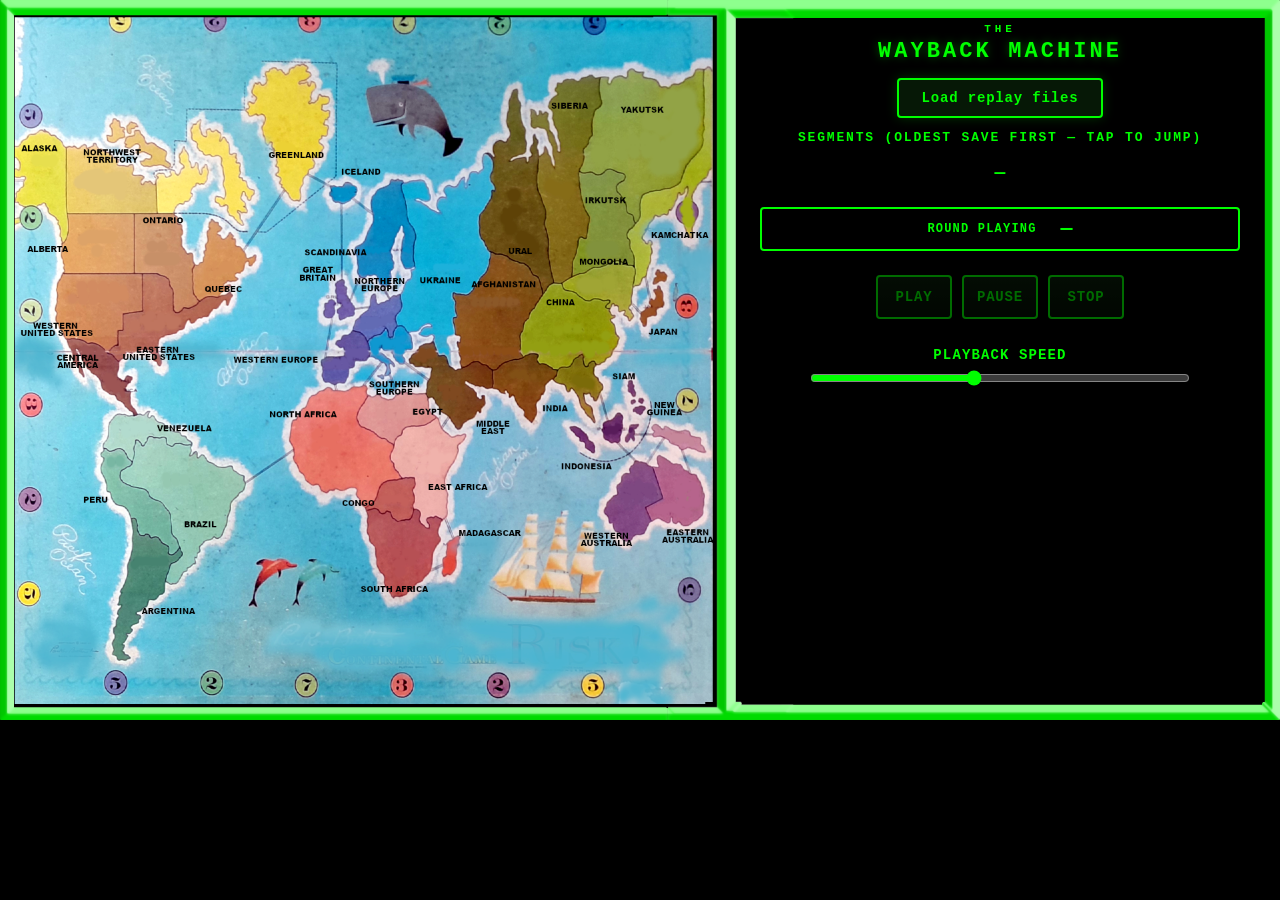
<file: replay-machine.html>
<!doctype html>
<html lang="en">
<head>
  <meta charset="utf-8" />
  <meta name="viewport" content="width=device-width, initial-scale=1" />
  <link rel="icon" href="favicon.svg" type="image/svg+xml" />
  <title>RISQUE — Replay machine</title>
  <script>
    window.risqueDisplayIsPublic = false;
    window.risqueDisplayMode = "host";
    window.RISQUE_REPLAY_MACHINE = true;
  </script>
  <style>
    html {
      background-color: #000;
      overflow: hidden;
      height: 100%;
    }
  </style>
  <link rel="stylesheet" href="game.css?v=replay-elimination-flash-2026-04-28" />
  <style id="risque-replay-panel-width-lock">
    /* 100vw includes the vertical scrollbar width in some browsers and causes a horizontal gutter; use % of the stage instead. */
    html body.replay-machine-page #runtime-hud-root.runtime-hud-root--replay-machine {
      display: block !important;
      width: 800px !important;
      max-width: min(800px, calc(100% - 24px)) !important;
      min-width: 0 !important;
      overflow-x: hidden !important;
      box-sizing: border-box !important;
    }
    html body.replay-machine-page #runtime-hud-root.runtime-hud-root--replay-machine #hud-main-panel.attack-control-panel {
      display: flex !important;
      flex-direction: column !important;
      width: 100% !important;
      max-width: 100% !important;
      min-width: 0 !important;
      overflow-x: hidden !important;
      box-sizing: border-box !important;
      border: none !important;
      outline: none !important;
      box-shadow: none !important;
      background: transparent !important;
      padding: 0 !important;
      border-radius: 0 !important;
    }
    html body.replay-machine-page #runtime-hud-root.runtime-hud-root--replay-machine #risque-main-panel-body {
      min-width: 0 !important;
      max-width: 100% !important;
      overflow-x: hidden !important;
      padding-top: 5px !important;
    }
  </style>
</head>
<body class="replay-machine-page risque-view-host">
  <div class="runtime-shell">
    <div class="replay-stage-host runtime-stage-host" aria-label="Replay map">
      <div class="canvas-wrapper" id="canvas">
        <svg class="svg-overlay" viewBox="0 0 1920 1080" xmlns="http://www.w3.org/2000/svg"></svg>
      </div>
      <div id="runtime-hud-root" class="runtime-hud-root runtime-hud-root--replay-machine" aria-label="Wayback Machine controls">
        <div id="hud-main-panel" class="attack-control-panel unified-attack-panel">
          <div id="risque-main-panel-body" class="risque-main-panel-body risque-replay-machine-fill">
            <div class="risque-replay-centered-stack">
              <div class="risque-replay-machine-brand">
                <p class="risque-replay-machine-brand-the">THE</p>
                <p class="risque-replay-machine-brand-main">WAYBACK MACHINE</p>
              </div>
              <div class="risque-replay-file-row">
                <button type="button" id="risque-replay-file-pick" class="risque-replay-file-pick-btn">
                  Load replay files
                </button>
                <input
                  type="file"
                  id="risque-replay-file"
                  class="risque-replay-file-input-native"
                  accept=".json,application/json"
                  multiple
                  tabindex="-1"
                  aria-label="Choose one or more RQRP replay JSON files"
                />
              </div>
              <div class="risque-replay-rounds-section" id="risque-replay-rounds-section">
                <div class="risque-replay-file-panel-label">Segments (oldest save first — tap to jump)</div>
                <div id="risque-replay-file-list" class="risque-replay-round-chips" role="group" aria-label="Replay segments by save time"></div>
              </div>
              <div class="risque-replay-round-playing-box" aria-label="Round playing">
                <span class="risque-replay-round-playing-label">Round playing</span>
                <span id="risque-replay-watch-round" class="risque-replay-round-playing-num">—</span>
              </div>
            </div>
            <p id="risque-replay-status" class="risque-replay-status-line"></p>
            <div class="risque-replay-transport-deck">
              <div class="risque-replay-transport-row">
                <button type="button" id="risque-replay-transport-play" class="risque-replay-transport-btn" disabled>PLAY</button>
                <button type="button" id="risque-replay-transport-pause" class="risque-replay-transport-btn" disabled>PAUSE</button>
                <button type="button" id="risque-replay-transport-stop" class="risque-replay-transport-btn" disabled>STOP</button>
              </div>
            </div>
            <div class="risque-replay-tape-row risque-replay-tape-row--speed">
              <label class="risque-replay-speed-label" for="risque-replay-speed">Playback speed</label>
              <input type="range" id="risque-replay-speed" class="risque-replay-speed-slider" min="25" max="200" value="100" />
            </div>
            <p id="risque-replay-ended" class="risque-replay-ended-line" aria-live="polite"></p>
          </div>
        </div>
      </div>
    </div>
  </div>
  <script src="js/core.js?v=replay-no-stats-play-gate-2026-04-28"></script>
  <script src="js/replay-machine.js?v=replay-autotime-2026-04-29"></script>
</body>
</html>
</file>
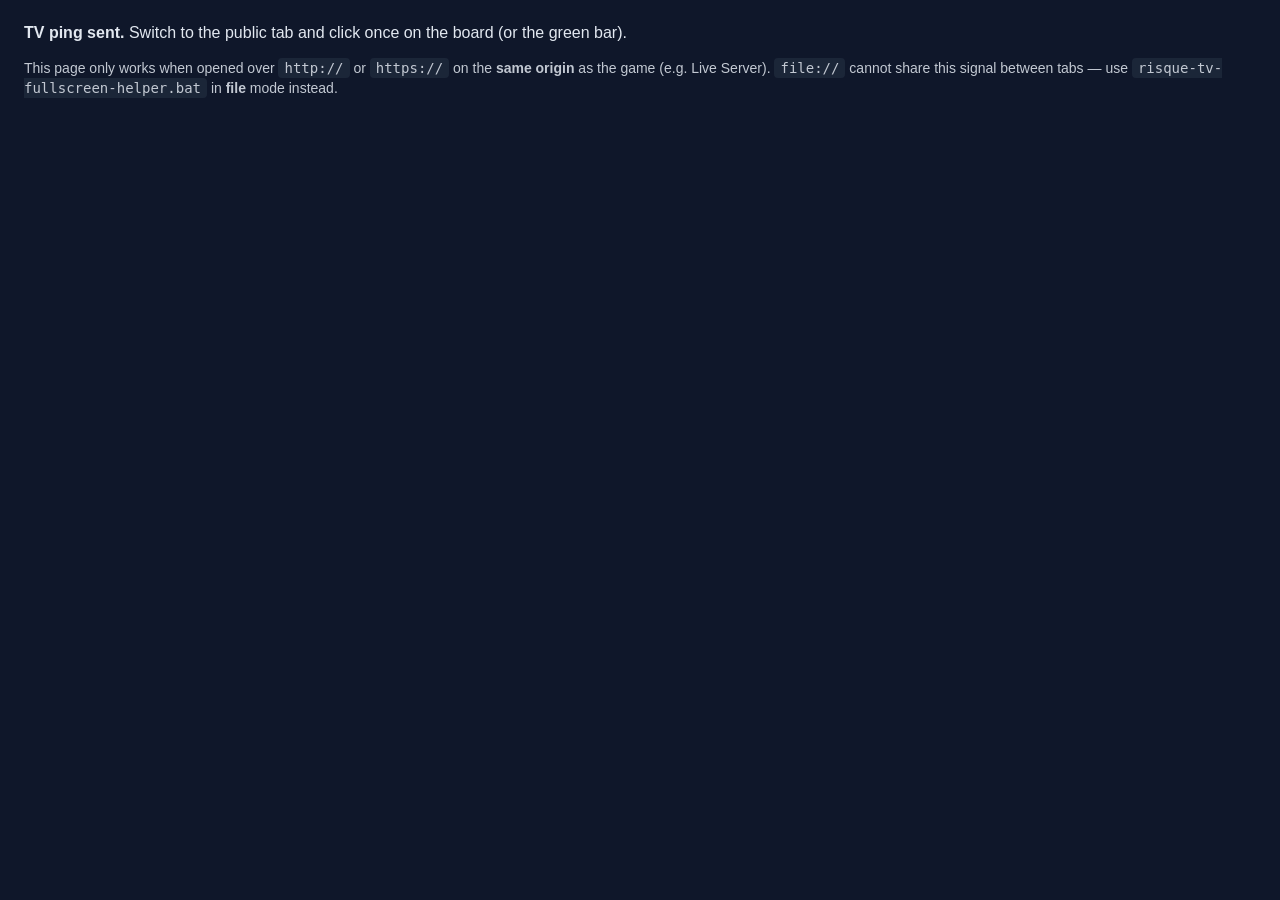
<file: risque-tv-ping.html>
<!doctype html>
<html lang="en">
<head>
  <meta charset="utf-8" />
  <meta name="viewport" content="width=device-width, initial-scale=1" />
  <title>RISQUE — TV fullscreen ping</title>
  <style>
    body {
      font-family: Arial, sans-serif;
      background: #0f172a;
      color: #e2e8f0;
      margin: 24px;
    }
    code {
      background: #1e293b;
      padding: 2px 6px;
      border-radius: 4px;
    }
    .muted {
      opacity: 0.85;
      font-size: 14px;
      line-height: 1.45;
    }
  </style>
</head>
<body>
  <p><strong>TV ping sent.</strong> Switch to the public tab and click once on the board (or the green bar).</p>
  <p class="muted">This page only works when opened over <code>http://</code> or <code>https://</code> on the <strong>same origin</strong> as the game (e.g. Live Server). <code>file://</code> cannot share this signal between tabs — use <code>risque-tv-fullscreen-helper.bat</code> in <strong>file</strong> mode instead.</p>
  <script>
    (function () {
      var key = "risquePublicTvCommand";
      try {
        if (window.location.protocol === "http:" || window.location.protocol === "https:") {
          localStorage.setItem(
            key,
            JSON.stringify({ action: "fullscreen", at: Date.now() })
          );
        }
      } catch (e) {
        /* ignore */
      }
      try {
        window.close();
      } catch (e2) {
        /* ignore */
      }
    })();
  </script>
</body>
</html>
</file>
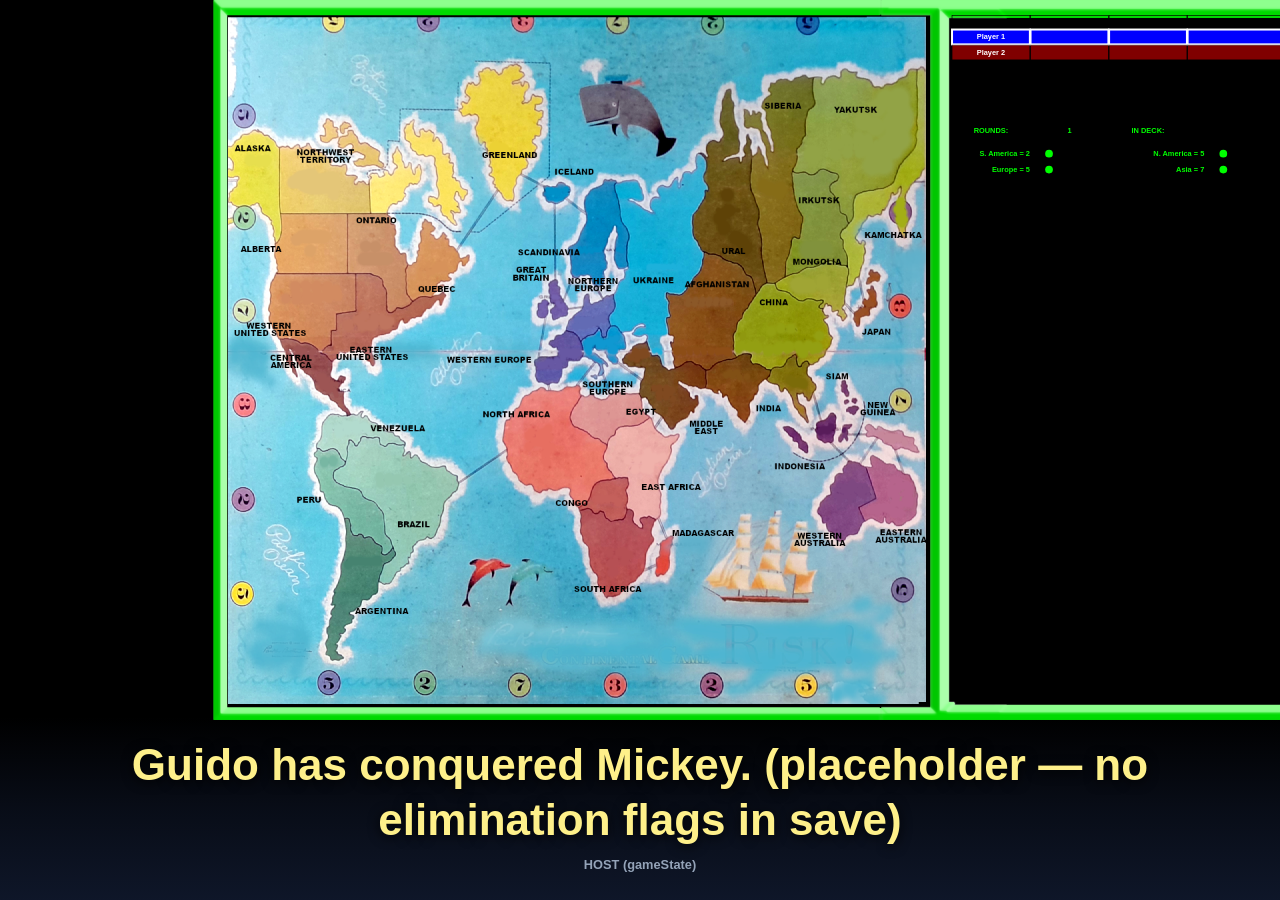
<file: test-celebration-isolation.html>
<!DOCTYPE html>
<html lang="en">
<head>
  <meta charset="utf-8" />
  <meta name="viewport" content="width=1920, initial-scale=1.0, maximum-scale=1.0, minimum-scale=1.0, user-scalable=no" />
  <title>RISQUE — Celebration isolation test</title>
  <link rel="stylesheet" href="game.css" />
  <style>
    html, body {
      margin: 0;
      height: 100%;
      overflow: hidden;
      background: #0f172a;
      font-family: Arial, Helvetica, sans-serif;
    }
    .test-celeb-root {
      position: relative;
      width: 100%;
      height: 100vh;
      min-height: 480px;
    }
    /* Map fills the frame; no side panel, no control voice strip */
    .test-celeb-root .canvas-wrapper {
      width: 100%;
      height: 100%;
    }
    .test-celeb-overlay {
      position: absolute;
      left: 0;
      right: 0;
      bottom: 0;
      z-index: 5000;
      pointer-events: none;
      padding: 20px 16px 28px;
      text-align: center;
      background: linear-gradient(to top, rgba(15, 23, 42, 0.97), rgba(15, 23, 42, 0.55), transparent);
    }
    .test-celeb-line {
      margin: 0 auto;
      max-width: 1200px;
      font-size: clamp(1.25rem, 3.6vw, 2.75rem);
      font-weight: 800;
      color: #fef08a;
      text-shadow: 0 2px 12px rgba(0, 0, 0, 0.85);
      line-height: 1.25;
    }
    .test-celeb-meta {
      margin-top: 10px;
      font-size: 0.8rem;
      color: #94a3b8;
      font-weight: 600;
    }
  </style>
</head>
<body>
  <div class="test-celeb-root">
    <div class="canvas-wrapper" id="canvas">
      <!-- stage + svg created by core initGameView -->
    </div>
    <div class="test-celeb-overlay">
      <div id="test-celeb-line" class="test-celeb-line">Loading…</div>
      <div id="test-celeb-mode" class="test-celeb-meta"></div>
    </div>
  </div>
  <div id="error" class="error" style="display:none;"></div>
  <script src="js/core.js"></script>
  <script src="js/test-celebration-isolation.js"></script>
</body>
</html>
</file>
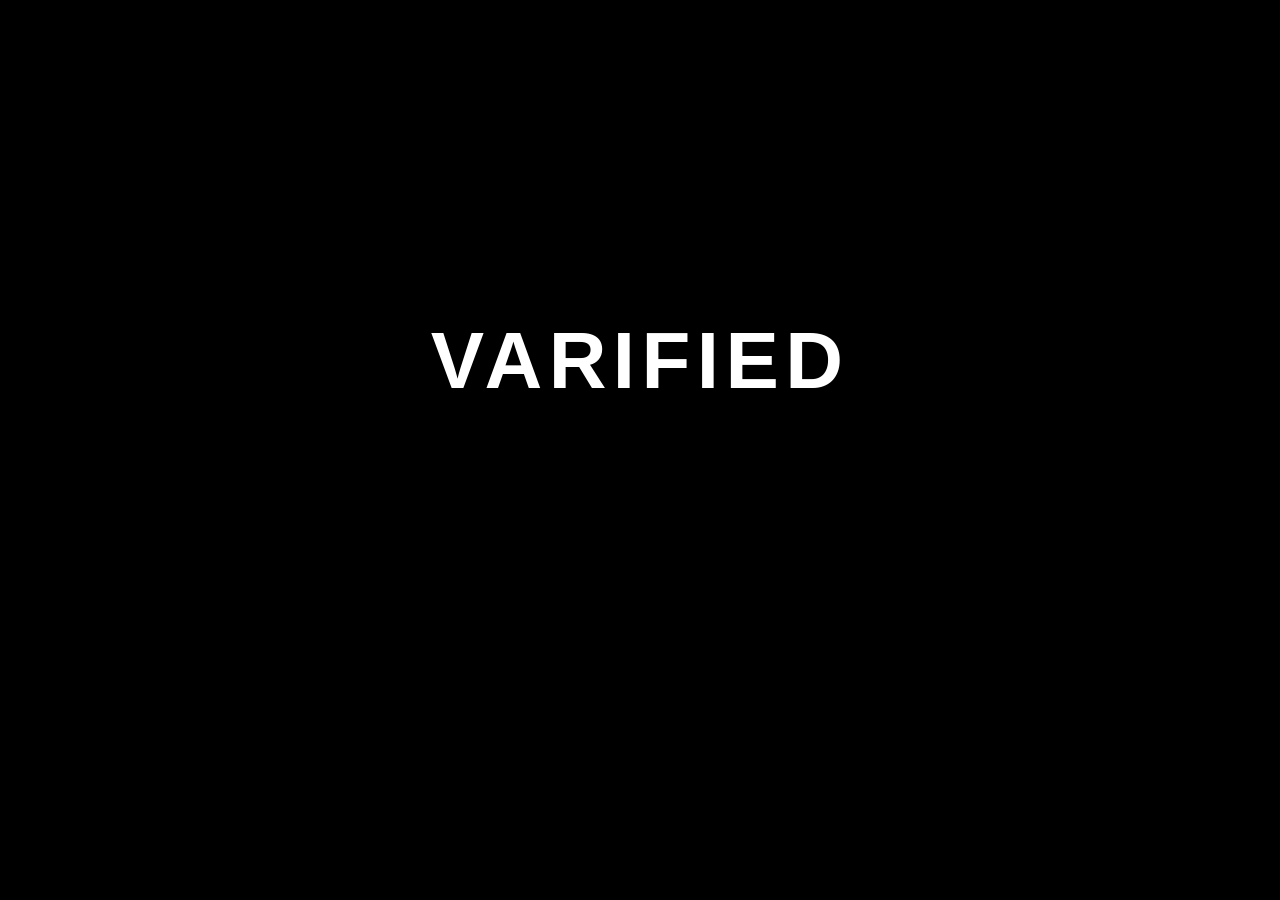
<file: varify.html>
<!doctype html>
<html lang="en">
<head>
  <meta charset="utf-8" />
  <meta name="viewport" content="width=device-width, initial-scale=1" />
  <title>VARIFY</title>
  <style>
    html, body {
      margin: 0;
      width: 100%;
      height: 100%;
      background: #000;
      overflow: hidden;
      font-family: Arial, sans-serif;
    }
    .canvas {
      width: 1920px;
      height: 1080px;
      position: absolute;
      left: 50%;
      top: 0;
      transform-origin: top center;
      transform: translateX(-50%);
      display: flex;
      align-items: center;
      justify-content: center;
      color: #fff;
      font-size: 120px;
      font-weight: 900;
      letter-spacing: 0.08em;
      text-transform: uppercase;
    }
  </style>
</head>
<body>
  <div class="canvas">VARIFIED</div>
  <script>
    (function () {
      function fit() {
        var scale = Math.min(window.innerWidth / 1920, window.innerHeight / 1080);
        var el = document.querySelector(".canvas");
        if (!el) return;
        el.style.transform = "translateX(-50%) scale(" + scale + ")";
      }
      window.addEventListener("resize", fit);
      fit();
    })();
  </script>
</body>
</html>
</file>
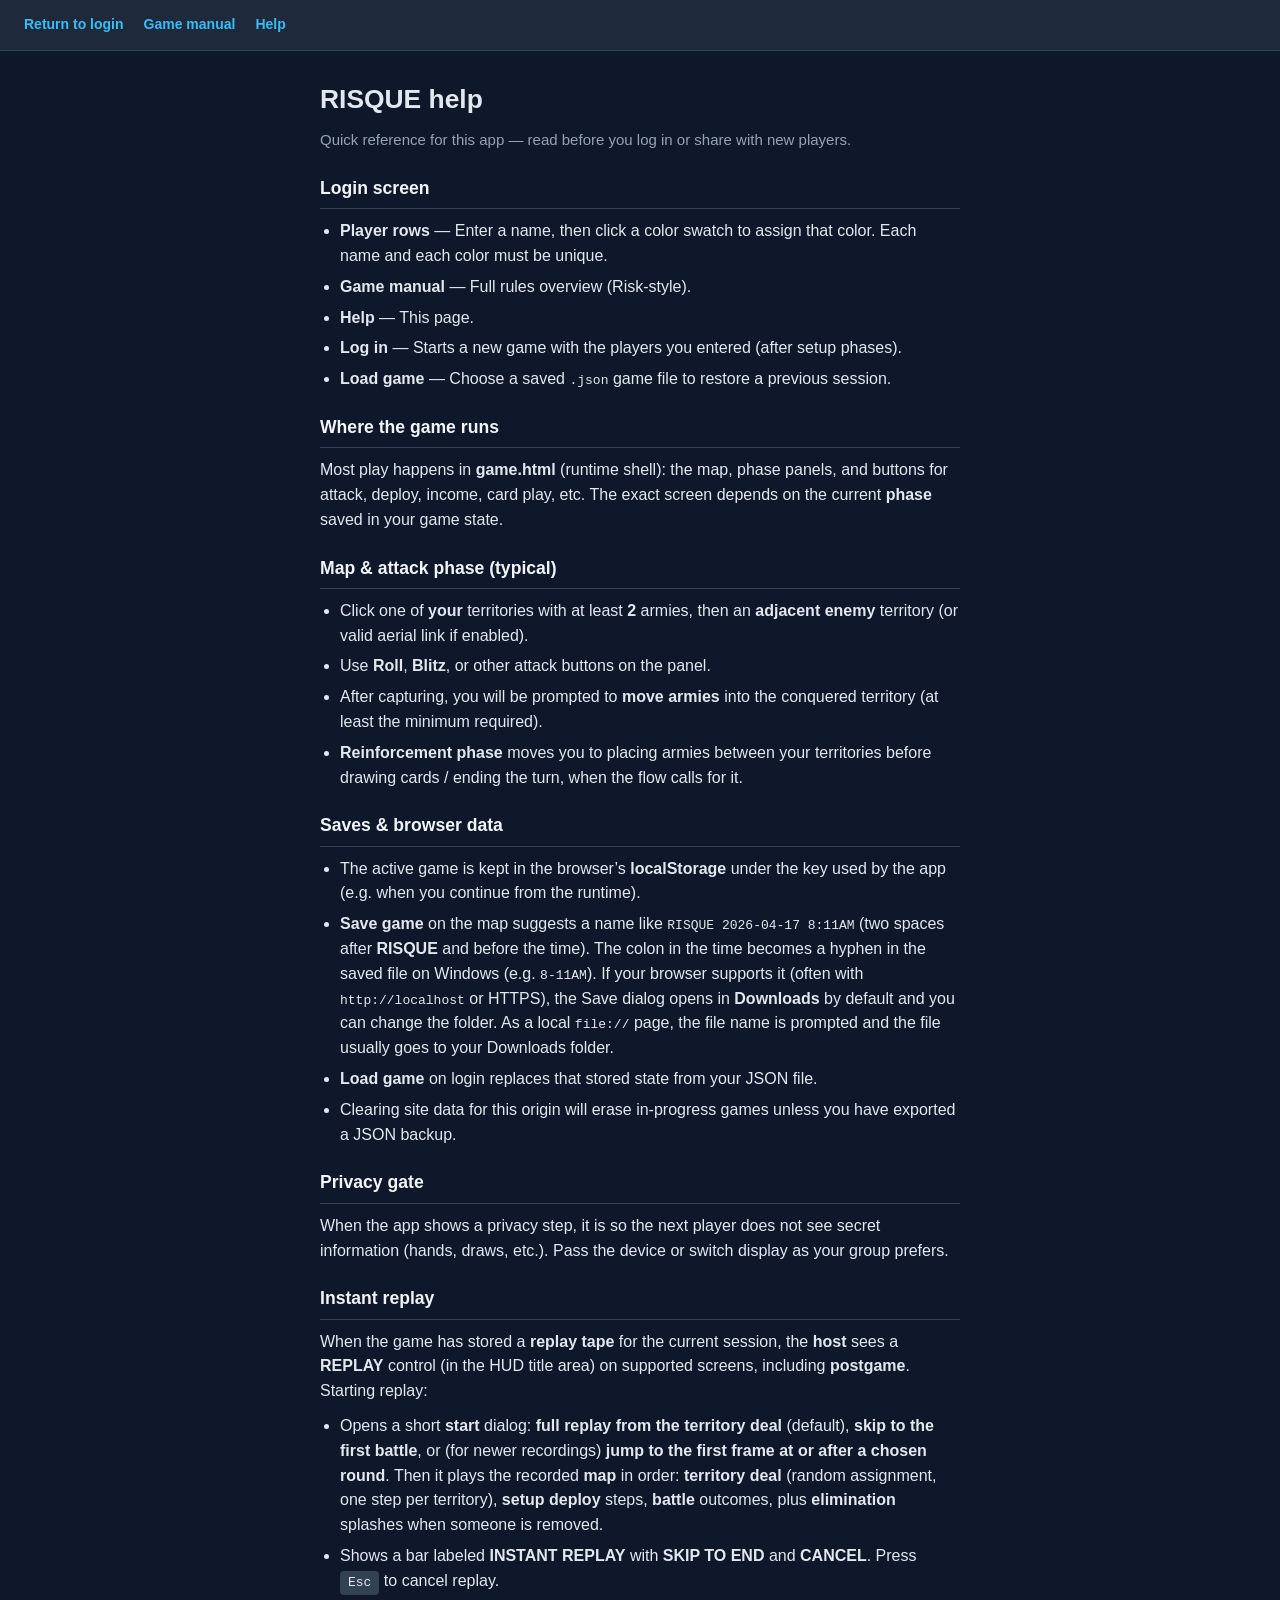
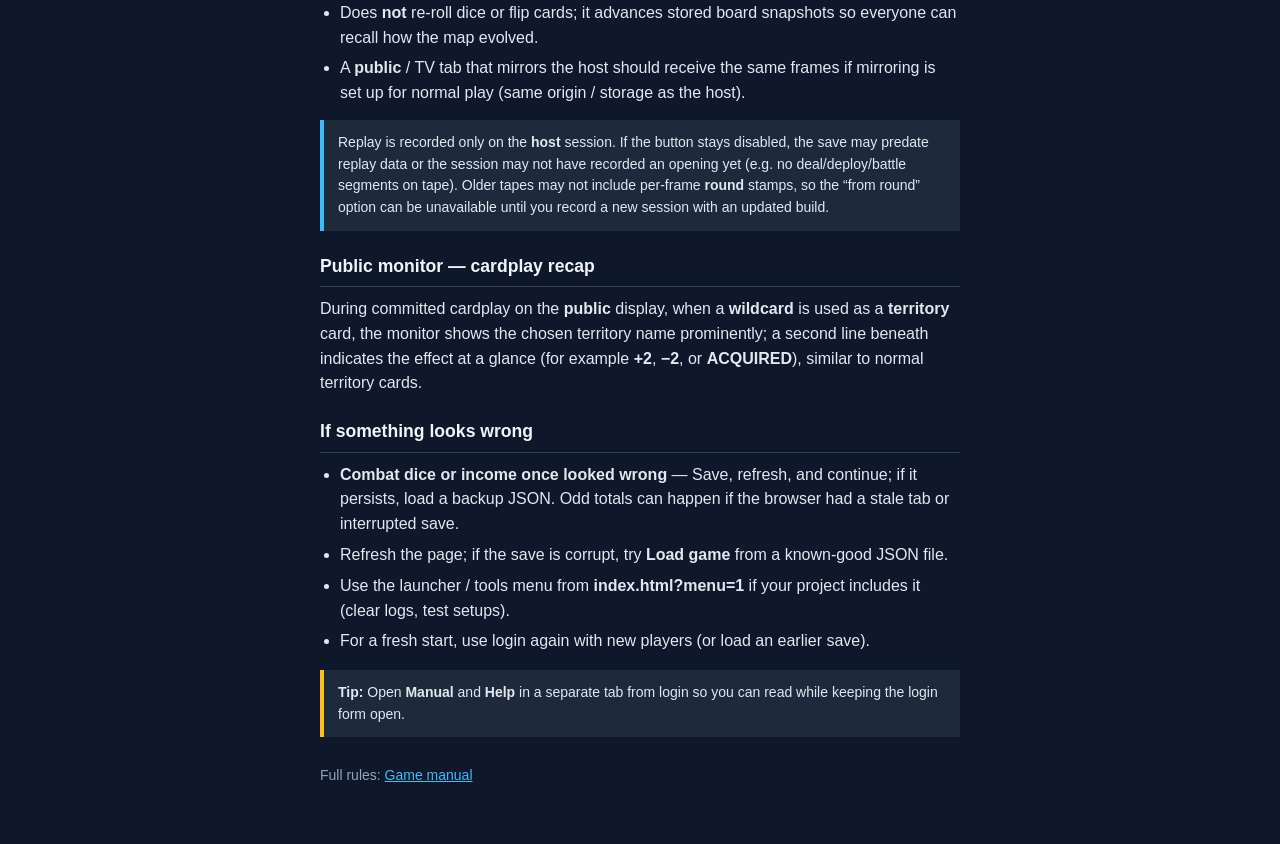
<file: docs/help.html>
<!doctype html>
<html lang="en">
<head>
  <meta charset="utf-8" />
  <meta name="viewport" content="width=device-width, initial-scale=1" />
  <title>RISQUE — Help</title>
  <style>
    :root { color-scheme: dark; }
    body {
      margin: 0;
      font-family: Arial, sans-serif;
      line-height: 1.55;
      color: #e2e8f0;
      background: #0f172a;
      padding: 0 0 48px;
    }
    .doc-nav {
      position: sticky;
      top: 0;
      z-index: 10;
      display: flex;
      flex-wrap: wrap;
      gap: 12px 20px;
      align-items: center;
      padding: 14px 24px;
      background: #1e293b;
      border-bottom: 1px solid #334155;
      font-size: 14px;
    }
    .doc-nav a {
      color: #38bdf8;
      text-decoration: none;
      font-weight: 700;
    }
    .doc-nav a:hover { text-decoration: underline; }
    main {
      max-width: 40rem;
      margin: 0 auto;
      padding: 28px 20px 0;
    }
    h1 { font-size: 1.65rem; margin: 0 0 8px; }
    .subtitle { color: #94a3b8; font-size: 15px; margin-bottom: 24px; }
    h2 {
      font-size: 1.1rem;
      margin: 22px 0 10px;
      color: #f1f5f9;
      border-bottom: 1px solid #334155;
      padding-bottom: 6px;
    }
    p, li { margin: 0 0 10px; }
    ul { padding-left: 1.25rem; margin: 0 0 14px; }
    li { margin-bottom: 6px; }
    .kbd {
      display: inline-block;
      padding: 2px 8px;
      border-radius: 4px;
      background: #334155;
      font-size: 13px;
      font-family: Consolas, monospace;
    }
    .note {
      background: #1e293b;
      border-left: 4px solid #fbbf24;
      padding: 12px 14px;
      margin: 16px 0;
      font-size: 14px;
    }
  </style>
</head>
<body>
  <nav class="doc-nav" aria-label="Document navigation">
    <a href="../game.html?phase=login">Return to login</a>
    <a href="manual.html">Game manual</a>
    <a href="help.html" aria-current="page">Help</a>
  </nav>
  <main>
    <h1>RISQUE help</h1>
    <p class="subtitle">Quick reference for this app — read before you log in or share with new players.</p>

    <h2>Login screen</h2>
    <ul>
      <li><strong>Player rows</strong> — Enter a name, then click a color swatch to assign that color. Each name and each color must be unique.</li>
      <li><strong>Game manual</strong> — Full rules overview (Risk-style).</li>
      <li><strong>Help</strong> — This page.</li>
      <li><strong>Log in</strong> — Starts a new game with the players you entered (after setup phases).</li>
      <li><strong>Load game</strong> — Choose a saved <code>.json</code> game file to restore a previous session.</li>
    </ul>

    <h2>Where the game runs</h2>
    <p>Most play happens in <strong>game.html</strong> (runtime shell): the map, phase panels, and buttons for attack, deploy, income, card play, etc. The exact screen depends on the current <strong>phase</strong> saved in your game state.</p>

    <h2>Map &amp; attack phase (typical)</h2>
    <ul>
      <li>Click one of <strong>your</strong> territories with at least <strong>2</strong> armies, then an <strong>adjacent enemy</strong> territory (or valid aerial link if enabled).</li>
      <li>Use <strong>Roll</strong>, <strong>Blitz</strong>, or other attack buttons on the panel.</li>
      <li>After capturing, you will be prompted to <strong>move armies</strong> into the conquered territory (at least the minimum required).</li>
      <li><strong>Reinforcement phase</strong> moves you to placing armies between your territories before drawing cards / ending the turn, when the flow calls for it.</li>
    </ul>

    <h2>Saves &amp; browser data</h2>
    <ul>
      <li>The active game is kept in the browser’s <strong>localStorage</strong> under the key used by the app (e.g. when you continue from the runtime).</li>
      <li><strong>Save game</strong> on the map suggests a name like <code>RISQUE  2026-04-17  8:11AM</code> (two spaces after <strong>RISQUE</strong> and before the time). The colon in the time becomes a hyphen in the saved file on Windows (e.g. <code>8-11AM</code>). If your browser supports it (often with <code>http://localhost</code> or HTTPS), the Save dialog opens in <strong>Downloads</strong> by default and you can change the folder. As a local <code>file://</code> page, the file name is prompted and the file usually goes to your Downloads folder.</li>
      <li><strong>Load game</strong> on login replaces that stored state from your JSON file.</li>
      <li>Clearing site data for this origin will erase in-progress games unless you have exported a JSON backup.</li>
    </ul>

    <h2>Privacy gate</h2>
    <p>When the app shows a privacy step, it is so the next player does not see secret information (hands, draws, etc.). Pass the device or switch display as your group prefers.</p>

    <h2>Instant replay</h2>
    <p>When the game has stored a <strong>replay tape</strong> for the current session, the <strong>host</strong> sees a <strong>REPLAY</strong> control (in the HUD title area) on supported screens, including <strong>postgame</strong>. Starting replay:</p>
    <ul>
      <li>Opens a short <strong>start</strong> dialog: <strong>full replay from the territory deal</strong> (default), <strong>skip to the first battle</strong>, or (for newer recordings) <strong>jump to the first frame at or after a chosen round</strong>. Then it plays the recorded <strong>map</strong> in order: <strong>territory deal</strong> (random assignment, one step per territory), <strong>setup deploy</strong> steps, <strong>battle</strong> outcomes, plus <strong>elimination</strong> splashes when someone is removed.</li>
      <li>Shows a bar labeled <strong>INSTANT REPLAY</strong> with <strong>SKIP TO END</strong> and <strong>CANCEL</strong>. Press <span class="kbd">Esc</span> to cancel replay.</li>
      <li>Does <strong>not</strong> re-roll dice or flip cards; it advances stored board snapshots so everyone can recall how the map evolved.</li>
      <li>A <strong>public</strong> / TV tab that mirrors the host should receive the same frames if mirroring is set up for normal play (same origin / storage as the host).</li>
    </ul>
    <p class="note" style="border-left-color:#38bdf8;margin-top:12px;">
      Replay is recorded only on the <strong>host</strong> session. If the button stays disabled, the save may predate replay data or the session may not have recorded an opening yet (e.g. no deal/deploy/battle segments on tape). Older tapes may not include per-frame <strong>round</strong> stamps, so the “from round” option can be unavailable until you record a new session with an updated build.
    </p>

    <h2>Public monitor — cardplay recap</h2>
    <p>During committed cardplay on the <strong>public</strong> display, when a <strong>wildcard</strong> is used as a <strong>territory</strong> card, the monitor shows the chosen territory name prominently; a second line beneath indicates the effect at a glance (for example <strong>+2</strong>, <strong>−2</strong>, or <strong>ACQUIRED</strong>), similar to normal territory cards.</p>

    <h2>If something looks wrong</h2>
    <ul>
      <li><strong>Combat dice or income once looked wrong</strong> — Save, refresh, and continue; if it persists, load a backup JSON. Odd totals can happen if the browser had a stale tab or interrupted save.</li>
      <li>Refresh the page; if the save is corrupt, try <strong>Load game</strong> from a known-good JSON file.</li>
      <li>Use the launcher / tools menu from <strong>index.html?menu=1</strong> if your project includes it (clear logs, test setups).</li>
      <li>For a fresh start, use login again with new players (or load an earlier save).</li>
    </ul>

    <div class="note">
      <strong>Tip:</strong> Open <strong>Manual</strong> and <strong>Help</strong> in a separate tab from login so you can read while keeping the login form open.
    </div>

    <p style="margin-top:28px;font-size:14px;color:#94a3b8;">Full rules: <a href="manual.html" style="color:#38bdf8;">Game manual</a></p>
  </main>
</body>
</html>
</file>
<file: Mock Game Maker/mgm.css>
:root {
  color-scheme: dark;
  --bg: #0f172a;
  --panel: #1e293b;
  --border: #334155;
  --text: #e2e8f0;
  --muted: #94a3b8;
  --accent: #38bdf8;
  --accent-dim: #0ea5e9;
}

* {
  box-sizing: border-box;
}

html,
body {
  margin: 0;
  min-height: 100vh;
  background: var(--bg);
  color: var(--text);
  font-family: Arial, sans-serif;
}

#screen-welcome,
#screen-players {
  min-height: 100vh;
  display: flex;
  align-items: center;
  justify-content: center;
  padding: 24px;
}

.mgm-card {
  width: min(520px, 100%);
  background: var(--panel);
  border: 1px solid var(--border);
  border-radius: 14px;
  padding: 28px;
}

.mgm-card h1 {
  margin: 0 0 10px;
  font-size: 1.45rem;
}

.mgm-card p {
  margin: 0 0 18px;
  color: var(--muted);
  line-height: 1.55;
  font-size: 15px;
}

.mgm-actions {
  display: flex;
  flex-wrap: wrap;
  gap: 10px;
  margin-top: 20px;
}

.mgm-btn {
  border: 0;
  border-radius: 10px;
  padding: 12px 18px;
  cursor: pointer;
  font-weight: 700;
  font-size: 15px;
  background: #334155;
  color: var(--text);
}

.mgm-btn:hover {
  background: #475569;
}

.mgm-btn-primary {
  background: var(--accent-dim);
  color: #0f172a;
}

.mgm-btn-primary:hover {
  background: var(--accent);
}

#screen-players .player-row {
  display: grid;
  grid-template-columns: 1fr 140px;
  gap: 10px;
  align-items: center;
  margin-bottom: 12px;
}

#screen-players label {
  font-size: 13px;
  color: var(--muted);
  display: block;
  margin-bottom: 4px;
}

#screen-players input[type="text"] {
  width: 100%;
  padding: 10px 12px;
  border-radius: 8px;
  border: 1px solid var(--border);
  background: #0f172a;
  color: var(--text);
  font-size: 15px;
}

#screen-players select {
  width: 100%;
  padding: 10px 12px;
  border-radius: 8px;
  border: 1px solid var(--border);
  background: #0f172a;
  color: var(--text);
  font-size: 14px;
}

#screen-designer {
  min-height: 100vh;
  width: 100%;
  box-sizing: border-box;
  padding: 10px;
  display: flex;
  align-items: center;
  justify-content: center;
  background: #020617;
}

/* Sized by JS to (1920×scale) × (1080×scale); clips the scaled frame. */
.mgm-designer-root {
  position: relative;
  overflow: hidden;
  flex-shrink: 0;
}

/* Fixed logical board coordinates: 1920 × 1080. Scaled from top-left inside root. */
.mgm-designer-frame {
  position: absolute;
  left: 0;
  top: 0;
  width: 1920px;
  height: 1080px;
  transform-origin: top left;
  pointer-events: none;
}

.mgm-designer-frame > * {
  pointer-events: auto;
}

/* Full stage (markers use same 1920×1080 space as core.js). */
#screen-designer #canvas.canvas-wrapper {
  position: absolute;
  left: 0;
  top: 0;
  width: 1920px;
  height: 1080px;
  transform: none !important;
  transform-origin: top left;
}

/* Map markers (game.css is not loaded in MGM — transitions live here). */
#screen-designer .svg-overlay circle.territory-circle {
  cursor: pointer;
  transition: r 0.2s ease-out, stroke-width 0.2s ease-out;
}
#screen-designer .svg-overlay circle.territory-mgm-selected-visual {
  transition: r 0.28s cubic-bezier(0.22, 1, 0.36, 1), stroke-width 0.2s ease-out;
}
#screen-designer .svg-overlay text.territory-number {
  cursor: pointer;
  transition: font-size 0.24s cubic-bezier(0.22, 1, 0.36, 1);
}

/*
 * HUD strip in board space (1080…1920), inset 25px on every side so the panel is
 * smaller but stays centered in that region (same center as full 840×1080 box).
 */
#mgm-control-panel {
  position: absolute;
  left: calc(1080px + 25px);
  top: 25px;
  width: calc(840px - 50px);
  height: calc(1080px - 50px);
  box-sizing: border-box;
  background: var(--panel);
  border-left: 2px solid var(--border);
  padding: 10px 12px 8px;
  overflow: hidden;
  z-index: 10;
  display: flex;
  flex-direction: column;
  gap: 0;
  font-size: 18px;
  line-height: 1.35;
}

#mgm-control-panel label {
  font-size: 18px;
  font-weight: 700;
  color: var(--text);
  margin-bottom: 6px;
}

#mgm-control-panel .mgm-tool-panel select,
#mgm-control-panel .mgm-tool-panel input[type="number"],
#mgm-control-panel .mgm-tool-panel input[type="text"] {
  font-size: 18px;
  padding: 12px 10px;
  margin-bottom: 12px;
}

#mgm-control-panel .mgm-tool-body .mgm-btn {
  font-size: 18px;
  padding: 14px 16px;
  border-radius: 12px;
}

/* Fills the column under the title; toolbox is docked inside this area (not beside the map). */
.mgm-control-fill {
  position: relative;
  flex: 1;
  min-height: 0;
  display: flex;
  flex-direction: column;
  overflow: hidden;
}

.mgm-embedded-login-host {
  flex: 1;
  min-height: 0;
  overflow: hidden;
}

/* Let the embedded form fill height without scrollbars (content sized to fit). */
.mgm-embedded-login-host:not(:empty) {
  display: flex;
  flex-direction: column;
}

/* After login the host is cleared; do not leave a flex gap above the tool chrome. */
.mgm-embedded-login-host:empty {
  flex: 0 0 auto;
  min-height: 0;
  overflow: hidden;
}

.mgm-editor-chrome[hidden] {
  display: none !important;
}

.mgm-editor-chrome:not([hidden]) {
  display: flex;
  flex-direction: column;
  flex: 1;
  min-height: 0;
  overflow: hidden;
}

/* Embedded login (phases/login.js) — same structure as overlay form, scoped to HUD strip */
#risque-login-embedded-root {
  box-sizing: border-box;
  font-family: Arial, sans-serif;
  color: #e2e8f0;
  padding: 4px 6px 6px;
  max-width: 100%;
  text-transform: uppercase;
  flex: 1;
  min-height: 0;
  display: flex;
  flex-direction: column;
  overflow: hidden;
}

#risque-login-embedded-root * {
  box-sizing: border-box;
}

#risque-login-embedded-root .mgm-embedded-login-welcome {
  font-size: 26px;
  font-weight: 800;
  color: #4ade80;
  text-align: center;
  text-transform: uppercase;
  letter-spacing: 0.06em;
  margin: 0 0 4px;
  line-height: 1.15;
  flex-shrink: 0;
}

#risque-login-embedded-root .login-prompt {
  font-size: 24px;
  font-weight: 700;
  color: #4ade80;
  text-align: center;
  margin: 0 0 6px;
  text-transform: uppercase;
  letter-spacing: 0.04em;
  line-height: 1.15;
  flex-shrink: 0;
}

#risque-login-embedded-root .color-swatches {
  display: flex;
  justify-content: center;
  align-items: stretch;
  gap: 6px;
  margin-bottom: 8px;
  flex-wrap: nowrap;
  padding: 8px 6px;
  border: 2px solid #e2e8f0;
  border-radius: 8px;
  background: #f8fafc;
  flex-shrink: 0;
}

#risque-login-embedded-root .color-swatch {
  flex: 1 1 0;
  min-width: 0;
  width: auto;
  height: 64px;
  display: flex;
  align-items: center;
  justify-content: center;
  font-size: 18px;
  font-weight: 800;
  color: #fff;
  cursor: pointer;
  border: 2px solid rgba(255, 255, 255, 0.92);
  border-radius: 6px;
  padding: 2px 4px;
  text-align: center;
  line-height: 1.05;
  white-space: normal;
  word-break: break-word;
  overflow: hidden;
  box-shadow: inset 0 0 0 1px rgba(15, 23, 42, 0.12);
}

#risque-login-embedded-root .color-swatch.active {
  filter: brightness(1.12);
  outline: 2px solid #22c55e;
  outline-offset: 1px;
}

#risque-login-embedded-root .color-swatch.unavailable {
  opacity: 0.35;
  cursor: default;
  pointer-events: none;
}

#risque-login-embedded-root .color-swatch.blue {
  background: #0000ff;
}

#risque-login-embedded-root .color-swatch.red {
  background: #ff0000;
}

#risque-login-embedded-root .color-swatch.green {
  background: #008000;
}

#risque-login-embedded-root .color-swatch.yellow {
  background: #ffff00;
  color: #000;
}

#risque-login-embedded-root .color-swatch.black {
  background: #000;
  color: #fff;
  border: 2px solid #f1f5f9;
}

#risque-login-embedded-root .color-swatch.pink {
  background: #ff69b4;
  color: #000;
}

/* Two columns of three rows — fits the HUD height without scrolling. */
#risque-login-embedded-root #player-form-js {
  flex: 1 1 0;
  min-height: 0;
  display: grid;
  grid-template-columns: 1fr 1fr;
  gap: 6px 8px;
  align-content: start;
  overflow: hidden;
}

#risque-login-embedded-root .player-row {
  display: flex;
  align-items: center;
  margin-bottom: 0;
  gap: 6px;
  min-width: 0;
}

#risque-login-embedded-root .player-row label {
  width: 72px;
  flex-shrink: 0;
  color: #4ade80;
  font-size: 16px;
  font-weight: 800;
  text-transform: uppercase;
  text-align: center;
  line-height: 1.1;
}

#risque-login-embedded-root .player-row input {
  flex: 1;
  min-width: 0;
  min-height: 52px;
  height: 52px;
  padding: 4px 8px;
  font-size: 22px;
  font-weight: 700;
  text-transform: uppercase;
  border: 1px solid #22c55e;
  border-radius: 4px;
  background: #0f172a;
  color: #4ade80;
}

#risque-login-embedded-root .player-row input::placeholder {
  text-transform: uppercase;
  color: #64748b;
  font-size: 18px;
}

#risque-login-embedded-root .color-field {
  width: 52px;
  height: 52px;
  flex-shrink: 0;
  border: 1px solid #22c55e;
  border-radius: 4px;
  background: #000;
  cursor: pointer;
}

#risque-login-embedded-root .login-button,
#risque-login-embedded-root .load-button {
  display: block;
  width: 100%;
  max-width: none;
  margin: 8px 0 0;
  padding: 14px 12px;
  font-size: 26px;
  font-weight: 800;
  border-radius: 8px;
  cursor: pointer;
  text-transform: uppercase;
  border: 2px solid #14532d;
  line-height: 1.12;
  white-space: normal;
  word-break: break-word;
  text-align: center;
  min-height: 52px;
  flex-shrink: 0;
}

#risque-login-embedded-root .login-button {
  background: #22c55e;
  color: #0f172a;
}

#risque-login-embedded-root .login-button:hover {
  background: #4ade80;
}

#risque-login-embedded-root .load-button {
  background: #eab308;
  color: #000;
  border-color: #854d0e;
}

#risque-login-embedded-root .login-docs-row {
  display: flex;
  gap: 8px;
  justify-content: stretch;
  margin-top: 8px;
  flex-wrap: nowrap;
  flex-shrink: 0;
}

#risque-login-embedded-root .login-doc-button {
  flex: 1 1 0;
  min-width: 0;
  padding: 12px 8px;
  font-size: 22px;
  font-weight: 800;
  border-radius: 8px;
  border: 2px solid #14532d;
  background: #22c55e;
  color: #0f172a;
  cursor: pointer;
  text-transform: uppercase;
  line-height: 1.12;
  white-space: normal;
  word-break: break-word;
  text-align: center;
  min-height: 56px;
}

#risque-login-embedded-root .login-doc-button:hover {
  background: #4ade80;
  border-color: #166534;
}

#risque-login-embedded-root #login-js-error {
  color: #f87171;
  text-align: center;
  margin-top: 6px;
  font-size: 18px;
  line-height: 1.2;
  min-height: 0;
  max-height: 2.5em;
  overflow: hidden;
  flex-shrink: 0;
}

#risque-login-embedded-root .risque-login-preset-bar {
  display: grid;
  grid-template-columns: repeat(3, minmax(0, 1fr));
  gap: 6px;
  width: 100%;
  margin-top: 8px;
  margin-bottom: 4px;
  align-items: stretch;
  flex-shrink: 0;
}

#risque-login-embedded-root .risque-login-preset-slot {
  display: flex;
  flex-direction: column;
  align-items: center;
  justify-content: center;
  min-height: 64px;
  padding: 6px 4px;
  border: 2px solid #14532d;
  border-radius: 8px;
  cursor: pointer;
  background: #22c55e;
  color: #0f172a;
  font-family: Arial, sans-serif;
  font-weight: 900;
  text-transform: uppercase;
  transition: background 0.15s ease, border-color 0.15s ease;
  user-select: none;
  -webkit-user-select: none;
  touch-action: manipulation;
  line-height: 1.1;
  white-space: normal;
  word-break: break-word;
  text-align: center;
}

#risque-login-embedded-root .risque-login-preset-slot:hover {
  background: #4ade80;
  border-color: #166534;
}

#risque-login-embedded-root .risque-login-preset-slot-line {
  display: block;
  font-size: 16px;
  letter-spacing: 0.04em;
  line-height: 1.1;
}

#risque-login-embedded-root .risque-login-preset-slot-num {
  display: block;
  font-size: 26px;
  font-weight: 900;
  line-height: 1.1;
  margin-top: 2px;
}

#risque-login-embedded-root .risque-login-random-order--bar {
  grid-column: 1 / -1;
  display: flex;
  align-items: center;
  justify-content: center;
  min-height: 56px;
  padding: 8px 10px;
  border: 2px solid #14532d;
  border-radius: 8px;
  cursor: pointer;
  background: #22c55e;
  color: #0f172a;
  font-family: Arial, sans-serif;
  font-weight: 800;
  font-size: 20px;
  line-height: 1.12;
  text-align: center;
  text-transform: uppercase;
  transition: background 0.15s ease, border-color 0.15s ease;
  white-space: normal;
  word-break: break-word;
}

#risque-login-embedded-root .risque-login-random-order--bar:hover {
  background: #4ade80;
  border-color: #166534;
}

.mgm-panel-head {
  flex-shrink: 0;
}

#mgm-control-panel h2 {
  margin: 0 0 8px;
  font-size: 1.65rem;
}

.mgm-panel-head-hint {
  font-size: 11px;
  color: var(--muted);
  line-height: 1.4;
  margin: 0;
}

#mgm-control-panel .hint {
  font-size: 12px;
  color: var(--muted);
  line-height: 1.45;
  margin-bottom: 10px;
}

.mgm-tool-nav {
  display: flex;
  flex-wrap: wrap;
  gap: 10px;
  flex-shrink: 0;
  padding-top: 10px;
  border-top: 2px solid var(--border);
  margin-top: 6px;
}

.mgm-tool-nav-btn {
  flex: 1 1 calc(50% - 6px);
  min-width: 0;
  padding: 16px 12px;
  border-radius: 12px;
  border: 2px solid var(--border);
  background: #0f172a;
  color: var(--text);
  font-size: 20px;
  font-weight: 800;
  cursor: pointer;
  text-align: center;
}

.mgm-tool-nav-btn:hover {
  background: #1e293b;
  border-color: var(--muted);
}

.mgm-tool-nav-btn-active {
  border-color: var(--accent);
  box-shadow: 0 0 0 2px var(--accent);
  color: var(--accent);
}

.mgm-tool-nav-btn-active::before {
  content: "✓ ";
  font-size: 26px;
  font-weight: 900;
  vertical-align: -2px;
}

.mgm-tool-body {
  flex: 1;
  min-height: 0;
  overflow: hidden;
  padding-right: 0;
}

.mgm-tool-panel[hidden] {
  display: none !important;
}

.mgm-tool-panel:not([hidden]) {
  display: block;
}

.mgm-tool-title {
  margin: 0 0 12px;
  font-size: 22px;
  font-weight: 800;
  color: var(--text);
}

.mgm-btn-compact {
  padding: 8px 12px;
  font-size: 13px;
}

.mgm-map-palette {
  display: flex;
  flex-direction: row;
  flex-wrap: wrap;
  justify-content: center;
  align-items: stretch;
  gap: 10px;
  margin-bottom: 14px;
}

.mgm-palette-chip {
  display: flex;
  align-items: center;
  justify-content: center;
  flex: 1 1 calc(33.333% - 10px);
  min-width: 96px;
  max-width: 160px;
  min-height: 88px;
  padding: 10px 8px;
  border-radius: 18px;
  border: 3px solid rgba(15, 23, 42, 0.45);
  cursor: pointer;
  font-weight: 800;
  font-size: 20px;
  text-align: center;
  line-height: 1.15;
  box-shadow: inset 0 0 0 1px rgba(255, 255, 255, 0.12);
}

.mgm-palette-chip:hover {
  filter: brightness(1.08);
}

.mgm-palette-chip-active {
  outline: 3px solid var(--accent);
  outline-offset: 2px;
}

.mgm-palette-chip--unowned {
  flex: 1 1 100%;
  max-width: none;
  min-height: 56px;
  background: #475569 !important;
  color: #f8fafc !important;
  font-size: 20px;
}

.mgm-palette-chip-name {
  display: block;
  max-width: 100%;
  overflow: hidden;
  text-overflow: ellipsis;
}

.mgm-map-bulk-row {
  display: flex;
  flex-wrap: wrap;
  gap: 10px;
  margin-bottom: 14px;
}

.mgm-bulk-btn {
  flex: 1 1 calc(33.333% - 8px);
  min-height: 52px;
  font-size: 18px !important;
  font-weight: 800 !important;
}

.mgm-map-continent-block {
  margin-bottom: 12px;
}

.mgm-continent-block-label {
  font-size: 16px;
  font-weight: 700;
  color: var(--muted);
  margin-bottom: 8px;
}

.mgm-continent-btn-wrap {
  display: flex;
  flex-wrap: wrap;
  gap: 8px;
}

.mgm-continent-sel-btn {
  flex: 1 1 calc(50% - 6px);
  min-height: 48px;
  font-size: 16px !important;
  font-weight: 700 !important;
  padding: 8px 10px !important;
}

.mgm-select-hint {
  font-size: 14px;
  line-height: 1.4;
  color: var(--muted);
  margin: 0 0 14px;
}

.mgm-select-hint kbd {
  font: inherit;
  font-weight: 700;
  padding: 1px 6px;
  border-radius: 4px;
  border: 1px solid var(--border);
  background: #0f172a;
  color: var(--text);
}

.mgm-save-label {
  display: block;
  font-size: 18px;
  color: var(--text);
  margin: 12px 0 6px;
  font-weight: 700;
}

.mgm-troop-inline {
  background: #0f172a;
  border: 1px solid var(--border);
  border-radius: 10px;
  padding: 10px 12px 12px;
  margin-bottom: 8px;
}

.mgm-troop-territory-line {
  font-size: 20px;
  font-weight: 700;
  color: var(--text);
  margin-bottom: 10px;
}

.mgm-troop-inline #mgm-troop-input {
  width: 100%;
  margin-top: 0;
}

.mgm-section {
  margin-top: 16px;
  padding-top: 14px;
  border-top: 1px solid var(--border);
}

.mgm-section label {
  display: block;
  font-size: 12px;
  color: var(--muted);
  margin-bottom: 4px;
}

.mgm-filename-input {
  width: 100%;
  margin-bottom: 0;
  padding: 8px 10px;
  border-radius: 8px;
  border: 1px solid var(--border);
  background: #0f172a;
  color: var(--text);
  font-size: 14px;
}

.mgm-section select,
.mgm-section input[type="number"] {
  width: 100%;
  margin-bottom: 10px;
  padding: 8px 10px;
  border-radius: 8px;
  border: 1px solid var(--border);
  background: #0f172a;
  color: var(--text);
}

.mgm-cc-bulk-block {
  margin-bottom: 16px;
  padding: 12px;
  border-radius: 10px;
  border: 1px solid var(--border);
  background: #0f172a;
}

.mgm-cc-bulk-hint {
  margin: 0 0 12px;
  font-size: 14px;
  line-height: 1.4;
  color: var(--muted);
}

.mgm-cc-bulk-actions {
  display: flex;
  flex-wrap: wrap;
  gap: 10px;
  align-items: center;
}

.mgm-cc-bulk-label {
  font-size: 16px;
  font-weight: 700;
  color: var(--text);
  flex: 1 1 100%;
}

.mgm-cc-bulk-select {
  width: 88px;
  min-height: 48px;
  padding: 8px 10px;
  font-size: 18px;
  font-weight: 700;
  border-radius: 8px;
  border: 1px solid var(--border);
  background: #1e293b;
  color: var(--text);
}

.mgm-cc-bulk-apply,
.mgm-cc-bulk-random {
  flex: 1 1 calc(50% - 6px);
  min-height: 48px;
  font-size: 16px !important;
  font-weight: 700 !important;
}

.mgm-continent-row {
  display: grid;
  grid-template-columns: 1fr 88px;
  gap: 10px;
  align-items: center;
  margin-bottom: 10px;
  font-size: 18px;
}

.mgm-continent-row span {
  color: var(--muted);
}

.mgm-troop-input-label {
  display: block;
  font-size: 18px;
  font-weight: 700;
  color: var(--text);
  margin: 0 0 8px;
}

#mgm-troop-input {
  padding: 14px 12px;
  border-radius: 10px;
  border: 2px solid var(--border);
  background: #0f172a;
  color: var(--text);
  font-size: 24px;
  font-weight: 800;
}

#mgm-troop-input:disabled {
  opacity: 0.45;
}

/* Legacy: canvas rules for designer are under #screen-designer above. */

/* Card assignment modal — [hidden] must win over flex (see #deck-modal bug) */
.mgm-card-modal[hidden] {
  display: none !important;
}

.mgm-card-modal:not([hidden]) {
  display: block;
}

.mgm-card-modal-layer {
  position: fixed;
  inset: 0;
  z-index: 200;
  display: flex;
  align-items: center;
  justify-content: center;
  padding: min(24px, 3vw);
  box-sizing: border-box;
}

.mgm-card-modal-backdrop {
  position: absolute;
  inset: 0;
  background: rgba(15, 23, 42, 0.82);
  cursor: pointer;
}

.mgm-card-modal-dialog {
  position: relative;
  z-index: 1;
  width: min(1100px, 96vw);
  max-height: min(88vh, 900px);
  display: flex;
  flex-direction: column;
  background: var(--panel);
  border: 1px solid var(--border);
  border-radius: 14px;
  box-shadow: 0 24px 48px rgba(0, 0, 0, 0.45);
  overflow: hidden;
}

.mgm-card-modal-header {
  display: flex;
  align-items: center;
  justify-content: space-between;
  gap: 12px;
  padding: 14px 18px;
  border-bottom: 1px solid var(--border);
  flex-shrink: 0;
}

.mgm-card-modal-header h2 {
  margin: 0;
  font-size: 1.2rem;
}

.mgm-card-modal-presets {
  padding: 10px 18px 12px;
  border-bottom: 1px solid var(--border);
  flex-shrink: 0;
  background: rgba(15, 23, 42, 0.35);
}

.mgm-card-preset-hint {
  margin: 0 0 10px;
  font-size: 12px;
  line-height: 1.45;
  color: var(--muted);
}

.mgm-card-preset-hint strong {
  color: var(--text);
}

.mgm-card-preset-bar {
  display: grid;
  grid-template-columns: repeat(6, minmax(0, 1fr));
  gap: 6px;
  width: 100%;
  max-width: 520px;
  margin: 0 auto;
  align-items: stretch;
  box-sizing: border-box;
}

.mgm-card-preset-slot {
  display: flex;
  flex-direction: column;
  align-items: center;
  justify-content: center;
  min-height: 46px;
  padding: 4px 2px;
  border: 2px solid #14532d;
  border-radius: 8px;
  cursor: pointer;
  background: #22c55e;
  color: #0f172a;
  font-family: Arial, sans-serif;
  font-weight: 900;
  text-transform: uppercase;
  transition: background 0.15s ease, border-color 0.15s ease, filter 0.15s ease;
  user-select: none;
  -webkit-user-select: none;
  touch-action: manipulation;
}

.mgm-card-preset-slot:hover {
  background: #16a34a;
  border-color: #166534;
  filter: brightness(1.05);
}

.mgm-card-preset-line {
  display: block;
  font-size: 9px;
  letter-spacing: 0.04em;
  line-height: 1.1;
}

.mgm-card-preset-num {
  display: block;
  font-size: 14px;
  font-weight: 900;
  line-height: 1.1;
  margin-top: 1px;
}

.mgm-card-modal-split {
  display: flex;
  flex-direction: row;
  flex: 1;
  min-height: 0;
  border-bottom: 1px solid var(--border);
}

@media (max-width: 720px) {
  .mgm-card-modal-split {
    flex-direction: column;
  }
}

.mgm-card-modal-col {
  flex: 1;
  min-width: 0;
  min-height: 280px;
  padding: 14px 16px;
  overflow: hidden;
  display: flex;
  flex-direction: column;
}

.mgm-card-modal-col:first-child {
  border-right: 1px solid var(--border);
}

@media (max-width: 720px) {
  .mgm-card-modal-col:first-child {
    border-right: none;
    border-bottom: 1px solid var(--border);
  }
}

.mgm-card-modal-sub {
  margin: 0 0 10px;
  font-size: 14px;
  color: var(--text);
  flex-shrink: 0;
}

.mgm-card-modal-deck-hint {
  margin: 0 0 10px;
  font-size: 12px;
  flex-shrink: 0;
}

.mgm-card-modal-hands {
  flex: 1;
  overflow-y: auto;
  min-height: 120px;
}

.mgm-card-modal-deck-grid {
  flex: 1;
  overflow-y: auto;
  display: flex;
  flex-wrap: wrap;
  gap: 8px;
  align-content: flex-start;
  padding: 10px;
  border-radius: 10px;
  border: 1px solid var(--border);
  background: #0f172a;
  min-height: 160px;
}

.mgm-card-modal-footer {
  padding: 12px 18px;
  display: flex;
  justify-content: flex-end;
  flex-shrink: 0;
}

.mgm-card-modal-player-block {
  margin-bottom: 18px;
}

.mgm-card-modal-player-title {
  font-size: 15px;
  font-weight: 700;
  margin-bottom: 8px;
  padding: 4px 0 4px 10px;
  cursor: pointer;
}

.mgm-card-modal-drop {
  min-height: 56px;
  padding: 10px;
  border-radius: 10px;
  border: 1px solid var(--border);
  background: #0f172a;
  display: flex;
  flex-wrap: wrap;
  gap: 6px;
  align-content: flex-start;
  cursor: pointer;
}

/* Pills sit above the drop zone in the stack; without this, drag never hits the zone. */
.mgm-card-modal-drop .hand-pill {
  pointer-events: none;
}

.mgm-card-modal-drop .hand-pill button {
  pointer-events: auto;
}

.mgm-card-modal-dialog .hand-pill {
  font-size: 12px;
  padding: 6px 10px;
}

.mgm-card-modal-deck-grid .deck-card-tile {
  font-size: 13px;
  padding: 10px 12px;
}

.deck-card-tile {
  padding: 8px 10px;
  border-radius: 8px;
  background: #0f172a;
  border: 1px solid var(--border);
  cursor: grab;
  font-size: 12px;
  font-weight: 600;
  user-select: none;
  max-width: 140px;
  text-align: center;
}

.deck-card-tile:hover {
  border-color: var(--accent);
}

.deck-card-tile.dragging {
  opacity: 0.5;
}

.deck-card-tile.selected {
  border-color: var(--accent);
  box-shadow: 0 0 0 2px rgba(56, 189, 248, 0.55);
  background: #1e3a5f;
}

.drop-hint {
  border: 2px dashed var(--accent) !important;
  background: rgba(56, 189, 248, 0.08) !important;
}

.hand-pill {
  display: inline-flex;
  align-items: center;
  gap: 6px;
  padding: 4px 8px;
  margin: 2px;
  border-radius: 6px;
  background: #334155;
  font-size: 11px;
  cursor: default;
}

.hand-pill button {
  border: 0;
  background: transparent;
  color: #f87171;
  cursor: pointer;
  font-weight: 900;
  padding: 0 4px;
  font-size: 14px;
}

.mgm-status {
  flex-shrink: 0;
  font-size: 18px;
  font-weight: 600;
  color: var(--text);
  margin-top: 8px;
  padding-top: 8px;
  border-top: 2px solid var(--border);
  min-height: 2em;
  line-height: 1.35;
}

.mgm-file {
  font-size: 12px;
  margin-top: 8px;
}

.mgm-file input[type="file"] {
  font-size: 12px;
  max-width: 100%;
}
</file>
<file: game.css>
* {
  margin: 0;
  padding: 0;
  box-sizing: border-box;
}
html, body {
  width: 100%;
  height: 100%;
  overflow: hidden;
  background: #000000;
  font-family: Arial, sans-serif;
  touch-action: none;
  -webkit-text-size-adjust: none;
  -webkit-user-select: none;
  user-select: none;
}
.canvas-wrapper {
  width: 1920px;
  height: 1080px;
  position: absolute;
  top: 0;
  left: 50%;
  transform-origin: top center;
  transform: translate(-50%, 0);
  background: #000000;
  border: none;
  pointer-events: auto;
  opacity: 0;
  /* Long fades made the host map look grey/dim for ~1s on every transition; keep a short ease only. */
  transition: opacity 0.12s ease-out;
  display: none;
}
.canvas-wrapper.visible {
  display: block;
  opacity: 1;
}
.stage-image {
  position: absolute;
  width: 1920px;
  height: 1080px;
  top: 0;
  left: 0;
  z-index: 0;
  object-fit: contain;
  /* Match map black so decode/load never flashes charcoal grey (#333) on the host. */
  background: #000000;
  display: none;
}
.stage-image.visible {
  display: block;
}
.svg-overlay {
  position: absolute;
  width: 1920px;
  height: 1080px;
  top: 0;
  left: 0;
  z-index: 1;
  pointer-events: all;
  display: none;
}
.svg-overlay.visible {
  display: block;
}
.ui-overlay {
  position: absolute;
  top: 0;
  left: 0;
  width: 1920px;
  height: 1080px;
  z-index: 2;
  pointer-events: none;
  opacity: 0;
  transition: none;
}
.ui-overlay.visible {
  opacity: 1;
}
.ui-overlay.fade-out {
  opacity: 0;
}
.ui-overlay * {
  pointer-events: auto;
}
.territory-circle {
  cursor: pointer;
  stroke: #000000;
  stroke-width: 2;
  pointer-events: all;
  transition: r 0.2s, stroke-width 0.2s;
}
/* Deal phase: markers grow from r=0 — needs a committed paint at r=0 (see core.js double rAF). */
.svg-overlay circle.territory-circle.territory-circle--deal-pop {
  transition: r 0.45s cubic-bezier(0.22, 1, 0.36, 1), stroke-width 0.2s;
}
.territory-number.territory-number--deal-pop {
  transition: opacity 0.38s ease-out;
}
.territory-circle:hover {
  r: 35;
}
.territory-number {
  font-family: Arial, sans-serif;
  font-weight: bold;
  font-size: 21px;
  text-anchor: middle;
  dominant-baseline: central;
  pointer-events: all;
  cursor: pointer;
}

/* Private deploy: +N satellite at ~2 o'clock — net troops added this session (see core.js renderTerritories) */
.svg-overlay g.territory-deploy-satellite {
  pointer-events: none;
}
.svg-overlay g.territory-deploy-satellite rect {
  fill: #ffffff;
  stroke: #000000;
  stroke-width: 1.5;
}
.svg-overlay g.territory-deploy-satellite text {
  fill: #000000;
}
.error {
  position: absolute;
  left: 1105px;
  top: 950px;
  max-width: 200px;
  white-space: normal;
  color: #ff0000;
  font-family: Arial, sans-serif;
  font-size: 16px;
  font-weight: 900;
  z-index: 2;
  pointer-events: none;
  text-align: left;
  visibility: hidden;
}
.error.visible {
  visibility: visible;
}

/* Public TV: never show legacy #error banner (host validation hints were mirroring as stray red). */
html.risque-view-public #error {
  display: none !important;
  visibility: hidden !important;
  pointer-events: none !important;
}

/* Host: same — instructional validation used #error; feedback belongs in HUD / control voice. */
html.risque-view-host #error {
  display: none !important;
  visibility: hidden !important;
  pointer-events: none !important;
}

/* ==================== ATTACK PHASE STYLES ==================== */

.attack-button {
  cursor: pointer;
  pointer-events: all;
}
.attack-button:hover:not(:disabled) {
  opacity: 0.8;
}
.attack-button:disabled {
  opacity: 0.5;
  cursor: not-allowed;
}

.dice {
  pointer-events: none;
}
.dice-rolling {
  animation: rollDice 0.5s linear infinite;
  transform-box: fill-box;
  transform-origin: center;
}
@keyframes rollDice {
  from { transform: rotate(0deg) scale(1); opacity: 1; }
  50% { transform: rotate(540deg) scale(1.08); opacity: 0.75; }
  to { transform: rotate(1080deg) scale(1); opacity: 1; }
}

.dice-text-hidden {
  opacity: 0;
}
.dice-text-visible {
  opacity: 1;
  transition: opacity 0.2s ease-in;
}

.active-attacker {
  fill: #ff5555;
}
.active-defender {
  fill: #aaaaaa;
}

.attack-player-name {
  font-family: Arial, sans-serif;
  font-size: 20px;
  font-weight: 900;
  text-transform: uppercase;
  letter-spacing: 0.5px;
  text-shadow: 2px 2px 2px rgba(0, 0, 0, 0.7);
  position: absolute;
  left: 1110px;
  top: 250px;
  z-index: 10;
  pointer-events: none;
}

.runtime-hud-root {
  position: absolute;
  left: 1125px;
  width: 742px;
  z-index: 10;
  pointer-events: auto;
  display: flex;
  flex-direction: column;
  align-items: stretch;
  gap: 0;
}

@keyframes risque-replay-battle-pulse {
  0% {
    stroke: #fbbf24;
    stroke-width: 3px;
    filter: drop-shadow(0 0 10px rgba(251, 191, 36, 0.95));
  }
  100% {
    stroke: #000000;
    stroke-width: 2px;
    filter: none;
  }
}

.svg-overlay circle.territory-circle.risque-replay-battle-flash {
  transition: none;
  animation: risque-replay-battle-pulse 0.2s ease-out forwards;
}

.hud-stats-panel {
  width: 100%;
  margin-bottom: 4px;
  flex-shrink: 0;
}

.hud-stats-inner {
  background: #030303;
  border: 4px solid #00ff00;
  border-radius: 6px;
  padding: 2px 4px;
  overflow-x: auto;
  box-sizing: border-box;
  box-shadow: 0 0 14px rgba(0, 255, 0, 0.45);
}

.hud-stats-table {
  width: 100%;
  border-collapse: collapse;
  font-family: "Segoe UI", Arial, Helvetica, sans-serif;
  font-size: 15px;
  line-height: 1.22;
  font-weight: 800;
  color: #00ff00;
  text-transform: uppercase;
  letter-spacing: 0.04em;
  font-variant-numeric: tabular-nums;
}

.hud-stats-table th,
.hud-stats-table td {
  border: 2px solid #00ff00;
  padding: 2px 4px;
  text-align: center;
  vertical-align: middle;
  word-break: break-word;
}

.hud-stats-header-row th {
  background: #020617;
  color: #00ff00;
  font-size: 13px;
  font-weight: 800;
  text-transform: uppercase;
  letter-spacing: 0.06em;
  line-height: 1.15;
  padding: 3px 4px;
}

.hud-stats-continents-row td,
.hud-stats-rounds-row td {
  background: #050805 !important;
  color: #00ff00 !important;
  font-weight: 800;
}

/* Board continents: two rows × three (same type size as rounds row); name + owner ball */
.hud-stats-continent-legend {
  display: flex;
  flex-direction: column;
  gap: 14px;
  align-items: stretch;
  padding: 10px 20px 10px;
  margin-top: 3px;
  border-top: 2px solid #00ff00;
  color: #00ff00;
  font-family: "Segoe UI", Arial, Helvetica, sans-serif;
  font-size: 15px;
  font-weight: 800;
  letter-spacing: 0.05em;
  text-transform: uppercase;
  line-height: 1.25;
}

.hud-stats-continent-legend-row {
  display: flex;
  flex-direction: row;
  flex-wrap: nowrap;
  justify-content: space-between;
  align-items: center;
  gap: 20px;
  width: 100%;
  padding: 0 4px;
  box-sizing: border-box;
}

.hud-stats-continent-item {
  display: inline-flex;
  flex-direction: row;
  align-items: center;
  gap: 0.55em;
  white-space: nowrap;
  flex: 0 1 auto;
  justify-content: flex-start;
}

.hud-stats-continent-name {
  color: #00ff00;
}

.hud-stats-continent-ball {
  width: 1em;
  height: 1em;
  min-width: 12px;
  min-height: 12px;
  border-radius: 50%;
  flex-shrink: 0;
  box-sizing: border-box;
  background-color: #00ff00;
}

.risque-view-public .hud-stats-continent-legend {
  font-size: clamp(15px, 1.25vw, 18px);
}

.risque-view-public body[data-risque-phase="attack"] .hud-stats-continent-legend,
.risque-view-public body[data-risque-phase="reinforce"] .hud-stats-continent-legend {
  font-size: 15px;
}

.hud-stats-player-row--empty td {
  background: #0f172a !important;
  color: #cbd5e1 !important;
  font-weight: 700;
  letter-spacing: 0.04em;
}

.hud-stats-player-cell--on-dark {
  color: #ecfdf5 !important;
  text-shadow: 0 1px 2px rgba(0, 0, 0, 0.85);
}

.hud-stats-player-cell--on-light {
  color: #0f172a !important;
  font-weight: 900 !important;
  text-shadow: none;
}

.hud-stats-current td {
  box-shadow: inset 0 0 0 2px #00ff00;
  opacity: 1 !important;
}

.hud-title-stack {
  width: 100%;
  flex-shrink: 0;
  text-align: center;
  box-sizing: border-box;
  pointer-events: none;
  display: flex;
  flex-direction: column;
  align-items: center;
  justify-content: flex-start;
}

/* Title row: host overrides below pin STATS left and center RISQUE in the 742px column (~1496px stage center ≈ 1500). */
.hud-title-stack__brand-row {
  position: relative;
  display: flex;
  flex-direction: row;
  align-items: center;
  justify-content: center;
  gap: 10px;
  width: 100%;
  box-sizing: border-box;
  pointer-events: auto;
}

.hud-title-stack__stats-slot {
  flex: 0 0 108px;
  width: 108px;
  min-width: 108px;
  min-height: 44px;
  visibility: hidden;
  pointer-events: none;
}

.hud-banner-game-title-main {
  font-family: "Courier New", Courier, monospace;
  font-size: 44px;
  font-weight: 900;
  letter-spacing: 0.12em;
  color: #00ff00;
  line-height: 1.05;
  margin: 0 0 4px 0;
  max-width: 100%;
}

.runtime-hud-root--login .hud-banner-game-title-main {
  text-shadow: none;
}

.runtime-hud-root--login .hud-banner-player-phase-line,
.risque-view-public.runtime-hud-root--login .hud-banner-player-phase-line {
  text-shadow: none;
}

/* Public TV: black dissolve in sync with host login (phase login + mirror flag risquePublicLoginHostFade) */
#risque-public-login-fade-overlay,
.risque-public-login-fade-overlay {
  position: fixed;
  inset: 0;
  z-index: 999999;
  pointer-events: none;
  background: #000;
  opacity: 0;
  transition: opacity 2s ease;
}

.risque-public-login-fade-overlay--visible {
  opacity: 1;
}

.hud-turn-banner {
  width: 100%;
  text-align: center;
  font-family: Arial, sans-serif;
  font-size: 22px;
  font-weight: 900;
  text-transform: uppercase;
  letter-spacing: 0.5px;
  text-shadow: 2px 2px 2px rgba(0, 0, 0, 0.7);
  margin-bottom: 4px;
  margin-top: 0;
  pointer-events: none;
  flex-shrink: 0;
}

.hud-turn-banner--player-phase {
  margin-bottom: 8px;
  text-transform: none;
  letter-spacing: normal;
  text-shadow: none;
}

/* Setup / selection banners (FIRST CARD, DEPLOY ORDER, DEAL, …): terminal green when not player-colored */
.runtime-hud-root--setup .hud-turn-banner--player-phase {
  color: #00ff00;
}

.hud-banner-player-phase-line {
  font-family: Arial, Helvetica, sans-serif;
  font-size: 15px;
  font-weight: 800;
  letter-spacing: 0.06em;
  line-height: 1.25;
  text-transform: uppercase;
}

/* Host attack: ~50% larger than default 15px line; dark text shadow instead of white stroke */
body.risque-view-host[data-risque-phase="attack"] .hud-banner-player-phase-line {
  font-size: 22.5px;
  line-height: 1.2;
  text-shadow: 2px 3px 6px rgba(0, 0, 0, 0.85);
}

/* Dark blue / low-luminance player colors on black: white stroke (see runtime-hud bannerPhaseLineNeedsLightOutline) */
.hud-banner-player-phase-line--light-outline {
  -webkit-text-stroke: 0.75px rgba(255, 255, 255, 0.92);
  paint-order: stroke fill;
  text-shadow:
    0 0 1px rgba(255, 255, 255, 0.95),
    0 0 3px rgba(255, 255, 255, 0.5),
    2px 2px 4px rgba(0, 0, 0, 0.9);
}

.hud-phase-player-row {
  width: 100%;
  flex-shrink: 0;
  pointer-events: none;
  text-align: center;
  box-sizing: border-box;
}

/* Public TV: large RISQUE, stats tucked closer under title, GUIDO-CARDPLAY below stats */
.risque-view-public .hud-title-stack {
  padding-top: 10px;
  padding-bottom: 0;
  margin-bottom: 2px;
}

.risque-view-public .hud-banner-game-title-main {
  /* ~20% smaller than prior TV size */
  font-size: clamp(41.6px, 6vw, 70.4px);
  letter-spacing: 0.1em;
  margin-bottom: 4px;
  line-height: 1.05;
}

/*
 * Public TV — committed cardplay recap: replace RISQUE with CARD PROCESSING; center on canvas at 1500px
 * (1080 map + 420 = half of 840px control column). HUD column is left:1125px width:742px → 1500−1125 = 375px.
 * ~Half the RISQUE size so the shelf panes are not pushed past the 1080px canvas.
 */
html.risque-view-public .runtime-hud-root.runtime-hud-root--public-cardplay-processing-title .hud-title-stack {
  position: relative;
  min-height: clamp(22px, 3.25vw, 38px);
  padding-top: 2px;
  margin-bottom: 0;
}
html.risque-view-public .runtime-hud-root.runtime-hud-root--public-cardplay-processing-title #hud-banner-game-title {
  position: absolute;
  left: 375px;
  top: 0;
  transform: translateX(-50%);
  margin: 0;
  max-width: min(720px, 96vw);
  white-space: nowrap;
  text-align: center;
  font-size: clamp(20.8px, 3vw, 35.2px);
  letter-spacing: 0.08em;
  line-height: 1.05;
}

.risque-view-public .hud-stats-panel {
  margin-top: 0;
}

/* TV: stats slightly larger than laptop; same terminal palette */
.risque-view-public .hud-stats-table {
  font-size: clamp(15px, 1.25vw, 18px);
}

.risque-view-public .hud-stats-header-row th {
  font-size: clamp(12px, 1.05vw, 15px);
}

/* Public TV: same GIMP pure green (#00ff00) stats chrome as host */
.risque-view-public .hud-stats-inner {
  padding: 2px 4px;
  border: 4px solid #00ff00;
  box-shadow: 0 0 14px rgba(0, 255, 0, 0.45);
}

.risque-view-public .hud-stats-table th,
.risque-view-public .hud-stats-table td {
  border: 2px solid #00ff00;
}

.risque-view-public .hud-stats-continent-legend {
  border-top: 2px solid #00ff00;
}

/* Public TV: attack dice readout or reinforcement — match income/deploy column tightness (not oversized stats) */
/* Attack / reinforce on public TV: tight stats column (no dice row on TV — was tied to show-public-dice) */
.risque-view-public body[data-risque-phase="attack"] .hud-stats-panel,
.risque-view-public body[data-risque-phase="reinforce"] .hud-stats-panel {
  margin-bottom: 2px;
}

.risque-view-public body[data-risque-phase="attack"] .hud-stats-inner,
.risque-view-public body[data-risque-phase="reinforce"] .hud-stats-inner {
  padding: 1px 3px;
}

.risque-view-public body[data-risque-phase="attack"] .hud-stats-table,
.risque-view-public body[data-risque-phase="reinforce"] .hud-stats-table {
  font-size: 15px;
  line-height: 1.18;
}

.risque-view-public body[data-risque-phase="attack"] .hud-stats-header-row th,
.risque-view-public body[data-risque-phase="reinforce"] .hud-stats-header-row th {
  font-size: 13px;
  line-height: 1.12;
  padding: 2px 3px;
}

.risque-view-public body[data-risque-phase="attack"] .hud-stats-table th,
.risque-view-public body[data-risque-phase="attack"] .hud-stats-table td,
.risque-view-public body[data-risque-phase="reinforce"] .hud-stats-table th,
.risque-view-public body[data-risque-phase="reinforce"] .hud-stats-table td {
  padding: 1px 3px;
}

.risque-view-public body[data-risque-phase="attack"] .hud-phase-player-row,
.risque-view-public body[data-risque-phase="reinforce"] .hud-phase-player-row {
  margin-top: 2px;
  margin-bottom: 4px;
}

.risque-view-public body[data-risque-phase="attack"] .risque-phase-content {
  min-height: 0;
  margin-top: 2px;
}

.risque-view-public body[data-risque-phase="attack"] .runtime-hud-root .attack-control-panel,
.risque-view-public body[data-risque-phase="reinforce"] .runtime-hud-root .attack-control-panel {
  padding: 4px;
  gap: 4px;
}

.risque-view-public .hud-phase-player-row {
  margin-top: 4px;
  margin-bottom: 12px;
}

.risque-view-public .hud-banner-player-phase-line {
  font-size: 30px;
  font-weight: 800;
  text-shadow: 2px 3px 8px rgba(0, 0, 0, 0.85);
}

/* Public TV: deployment — ~½ laptop hero size; one line + side buffer (host keeps larger banner) */
.risque-view-public body[data-risque-phase="deploy"] .hud-phase-player-row {
  margin-top: 4px;
  margin-bottom: 8px;
  padding: 0 clamp(12px, 3vw, 36px);
  box-sizing: border-box;
  max-width: 100%;
}

.risque-view-public body[data-risque-phase="deploy"] #attack-player-name.hud-turn-banner--player-phase {
  max-width: 100%;
  min-width: 0;
}

.risque-view-public body[data-risque-phase="deploy"] .hud-banner-player-phase-line {
  display: block;
  width: 100%;
  max-width: 100%;
  box-sizing: border-box;
  font-size: clamp(15px, 2.35vw, 30px);
  line-height: 1.1;
  letter-spacing: 0.025em;
  white-space: nowrap;
  text-align: center;
}

/* Public TV: no white “halo” stroke on player-colored banner lines (blue reads especially harsh). */
.risque-view-public .hud-banner-player-phase-line--light-outline {
  -webkit-text-stroke: 0;
  paint-order: normal;
  text-shadow: 2px 3px 8px rgba(0, 0, 0, 0.85);
}

.risque-view-public .hud-turn-banner--player-phase {
  margin-bottom: 0;
}

/* Login phase: form in phase slot; full column scroll disabled in syncPosition — use vertical space below */
.runtime-hud-root--login .risque-phase-content {
  margin-top: 4px;
  max-height: none;
  overflow-x: hidden;
  overflow-y: visible;
  -webkit-overflow-scrolling: touch;
}

/* Setup: hide dice/attack row, slot strip, second voice row, and combat log — same terminal chrome as control voice reads as a duplicate empty prompt */
.runtime-hud-root--setup #hud-attack-chrome {
  display: none !important;
}
.runtime-hud-root--setup #ucp-slot-strip {
  display: none !important;
}
.runtime-hud-root--setup #control-voice-report {
  display: none !important;
}
.runtime-hud-root--setup #log-text {
  display: none !important;
}

/* Setup uses same voice + log chrome as income/cardplay (fixed-height panels below) */

.runtime-hud-root--setup .risque-phase-content {
  margin-top: 6px;
  max-height: none;
  overflow-x: hidden;
  overflow-y: visible;
}

/* Player selection cycling — lives in phase slot under control voice */
.risque-phase-content #risque-player-select-root {
  position: relative;
  width: 100%;
  min-height: 80px;
  z-index: 1;
  pointer-events: none;
  display: flex;
  align-items: flex-start;
  justify-content: center;
  padding: 4px 2px 8px;
  box-sizing: border-box;
}
/* Runtime HUD: instruction only in control voice; slot = name cycle + result (matches deal/deploy) */
.risque-phase-content #risque-player-select-root.risque-player-select-root--hud .title-text {
  display: none !important;
  height: 0;
  margin: 0;
  padding: 0;
  overflow: hidden;
}
.risque-phase-content #risque-player-select-root .ps-inner {
  position: relative;
  width: 100%;
  display: flex;
  flex-direction: column;
  align-items: center;
  gap: 10px;
  pointer-events: none;
  text-align: center;
}
.risque-phase-content #risque-player-select-root.risque-player-select-root--hud .ps-inner {
  gap: 6px;
  padding-top: 2px;
}

/* Name cycle + result live in control voice on HUD — keep phase slot minimal */
.risque-phase-content #risque-player-select-root.risque-player-select-root--hud {
  min-height: 0;
  padding: 0;
}

.risque-phase-content #risque-player-select-root.risque-player-select-root--hud .name-cycle,
.risque-phase-content #risque-player-select-root.risque-player-select-root--hud .result-text {
  display: none !important;
  height: 0 !important;
  margin: 0 !important;
  padding: 0 !important;
  overflow: hidden !important;
  visibility: hidden !important;
}

@keyframes risque-player-select-cycle-blink {
  0%,
  100% {
    opacity: 1;
  }
  50% {
    opacity: 0.32;
  }
}

/* Name roulette: instruction + flashing name in primary voice (host + public) */
#control-voice-text .player-select-voice-instruction {
  display: block;
  font-size: 13px;
  font-weight: 800;
  letter-spacing: 0.05em;
  line-height: 1.3;
  color: #00ff00;
  margin-bottom: 8px;
  text-transform: uppercase;
}

#control-voice-text .player-select-cycle-name--hud-primary {
  display: block;
  font-size: 26px;
  font-weight: 900;
  letter-spacing: 0.06em;
  line-height: 1.2;
  animation: risque-player-select-cycle-blink 0.45s ease-in-out infinite;
}
.risque-phase-content #risque-player-select-root .title-text {
  position: static;
  transform: none;
  left: auto;
  top: auto;
  font-size: 13px;
  font-weight: 800;
  text-transform: uppercase;
  letter-spacing: 0.06em;
  color: #00ff00;
  max-width: 100%;
  white-space: normal;
  line-height: 1.25;
  -webkit-text-stroke: 0;
  text-shadow: 0 1px 2px #000;
}
.risque-phase-content #risque-player-select-root .name-cycle {
  position: static;
  transform: none;
  left: auto;
  top: auto;
  font-size: 28px;
  font-weight: 900;
  line-height: 1.1;
  max-width: 100%;
  white-space: normal;
  -webkit-text-stroke: 1px #000;
  text-shadow: 0 0 12px rgba(0, 0, 0, 0.85);
}
.risque-phase-content #risque-player-select-root .result-text {
  position: static;
  transform: none;
  left: auto;
  top: auto;
  font-size: 22px;
  font-weight: 900;
  display: none;
  -webkit-text-stroke: 1px #000;
  text-shadow: 0 0 8px rgba(0, 0, 0, 0.8);
}

/* Host map (#canvas): top row (NEW GAME … HIDE) + bottom MANUAL/HELP — outside HUD, survives overlay swaps */
.risque-board-corner-tools {
  --risque-corner-btn-gap: 9px;
  --risque-corner-op-bar-w: calc(100% - 50px);
  position: absolute;
  inset: 0;
  z-index: 30;
  pointer-events: none;
}

.risque-board-corner-stack {
  position: absolute;
  left: 25px;
  top: 25px;
  max-width: var(--risque-corner-op-bar-w);
  display: flex;
  flex-direction: column;
  align-items: flex-start;
  gap: 8px;
  pointer-events: auto;
}

.risque-board-corner-top {
  display: grid;
  grid-template-columns: repeat(6, minmax(0, 1fr));
  gap: var(--risque-corner-btn-gap);
  width: var(--risque-corner-op-bar-w);
  box-sizing: border-box;
  position: relative;
}

/* Fixed slots: HIDE BUTTONS in column 6 when the full row is visible. */
#risque-board-new-game {
  grid-column: 1;
}
#risque-board-load {
  grid-column: 2;
}
#risque-board-save {
  grid-column: 3;
}
#risque-board-grace {
  grid-column: 4;
}
#risque-board-open-public {
  grid-column: 5;
}
#risque-board-hide-top-row {
  grid-column: 6;
}

/*
 * SHOW BUTTONS only: row collapsed — center on canvas x = 540px (stack starts at left: 25px on canvas).
 * HIDE BUTTONS stays in grid column 6 above when not collapsed.
 */
.risque-board-corner-tools--host-top-collapsed .risque-board-corner-top {
  min-height: 44px;
}
/* SHOW: centered at canvas x≈540; width/height set in JS from real HIDE cell (CSS alone collapses to a tiny square). */
.risque-board-corner-tools--host-top-collapsed #risque-board-hide-top-row {
  position: absolute;
  grid-column: auto;
  left: calc(540px - 25px);
  top: 0;
  transform: translateX(-50%);
  z-index: 2;
  box-sizing: border-box;
  white-space: nowrap;
  word-break: normal;
  overflow-wrap: normal;
  writing-mode: horizontal-tb;
  text-orientation: mixed;
}

.risque-board-corner-tools--host-top-collapsed .risque-board-op-btn--collapsible-row {
  display: none !important;
}

.risque-board-corner-bottom {
  position: absolute;
  left: 25px;
  top: calc(1080px - 25px - 44px);
  display: grid;
  grid-template-columns: auto auto auto minmax(180px, 1fr);
  gap: var(--risque-corner-btn-gap);
  width: auto;
  max-width: calc(100% - 50px);
  box-sizing: border-box;
  pointer-events: auto;
  align-items: stretch;
}

.risque-board-round-save-status {
  min-height: 44px;
  border: 3px solid #14532d;
  border-radius: 9px;
  background: rgba(0, 0, 0, 0.78);
  color: #86efac;
  font-family: Arial, sans-serif;
  font-size: 14px;
  font-weight: 800;
  letter-spacing: 0.03em;
  text-transform: uppercase;
  display: flex;
  align-items: center;
  justify-content: center;
  padding: 8px 10px;
  box-shadow: 0 3px 12px rgba(0, 0, 0, 0.45);
  text-align: center;
}

.risque-board-corner-tools .risque-board-op-btn {
  font-family: Arial, sans-serif;
  font-size: 16px;
  font-weight: 800;
  text-transform: uppercase;
  letter-spacing: 0.04em;
  padding: 10px 14px;
  border-radius: 9px;
  border: 3px solid #14532d;
  cursor: pointer;
  background: #00ff00;
  color: #000000;
  box-shadow: 0 3px 12px rgba(0, 0, 0, 0.45);
  white-space: normal;
  word-break: break-word;
  text-align: center;
  line-height: 1.15;
  box-sizing: border-box;
  display: flex;
  align-items: center;
  justify-content: center;
}

.risque-board-corner-tools .risque-board-op-btn:hover {
  background: #00cc00;
  border-color: #14532d;
  color: #000000;
}

.risque-board-corner-msg {
  font-family: Arial, sans-serif;
  font-size: 11px;
  font-weight: 700;
  color: #fecaca;
  line-height: 1.25;
  width: 100%;
  max-width: var(--risque-corner-op-bar-w);
  text-shadow: 0 1px 2px #000;
}

#risque-login-hud-root.risque-login-compact-root {
  display: flex;
  flex-direction: column;
  gap: 8px;
  padding: 8px 10px 12px;
  border: 1px solid #14532d;
  border-radius: 8px;
  background: #000000;
  box-sizing: border-box;
  transition: opacity 1.5s ease;
}

#risque-login-hud-root.risque-login-compact-root.fade-out {
  opacity: 0;
}

#risque-login-hud-root .risque-login-compact-welcome {
  font-family: Arial, sans-serif;
  font-size: 15px;
  font-weight: 800;
  color: #00ff00;
  text-align: center;
  line-height: 1.2;
  transition: opacity 1.5s ease;
  text-transform: uppercase;
  letter-spacing: 0.06em;
}

#risque-login-hud-root .risque-login-compact-welcome.fade-out {
  opacity: 0;
}

#risque-login-hud-root .risque-login-compact-prompt {
  font-size: 12px;
  font-weight: 800;
  color: #00ff00;
  text-align: center;
  margin-bottom: 2px;
  text-transform: uppercase;
  letter-spacing: 0.05em;
}

#risque-login-hud-root .color-swatches {
  display: flex;
  justify-content: center;
  gap: 4px;
  margin-bottom: 4px;
  flex-wrap: wrap;
  padding: 6px;
  box-sizing: border-box;
  border: 1px solid #00ff00;
  border-radius: 4px;
  background: #000000;
}

#risque-login-hud-root .color-swatch {
  width: 40px;
  height: 40px;
  display: flex;
  align-items: center;
  justify-content: center;
  font-size: 10px;
  font-weight: 800;
  line-height: 1.05;
  color: #fff;
  text-align: center;
  cursor: pointer;
  pointer-events: auto;
  border: none;
  border-radius: 2px;
  padding: 2px;
  box-sizing: border-box;
}

#risque-login-hud-root .color-swatch.active {
  filter: brightness(1.18);
  transform: scale(1.06);
}

#risque-login-hud-root .color-swatch.unavailable {
  opacity: 0.3;
  cursor: default;
  pointer-events: none;
}

#risque-login-hud-root .color-swatch.blue {
  background: #0000ff;
}
#risque-login-hud-root .color-swatch.red {
  background: #ff0000;
}
#risque-login-hud-root .color-swatch.green {
  background: #008000;
}
#risque-login-hud-root .color-swatch.yellow {
  background: #ffff00;
  color: #000;
}
#risque-login-hud-root .color-swatch.black {
  background: #000000;
  color: #ffffff;
  border: 1px solid #00ff00;
}
#risque-login-hud-root .color-swatch.pink {
  background: #ff69b4;
  color: #000;
}

#risque-login-hud-root.risque-login-hud--public-spectator .player-row input[readonly] {
  opacity: 0.9;
  cursor: default;
}

#risque-login-hud-root.risque-login-hud--public-spectator .risque-login-primary-footer button:disabled {
  opacity: 0.72;
  cursor: not-allowed;
}

#risque-login-hud-root .player-row {
  display: flex;
  align-items: center;
  margin-bottom: 6px;
  gap: 6px;
}

#risque-login-hud-root .player-row label {
  width: 104px;
  color: #00ff00;
  font-size: 12px;
  flex-shrink: 0;
  font-weight: 800;
  text-transform: uppercase;
  letter-spacing: 0.04em;
  text-align: center;
  white-space: nowrap;
  box-sizing: border-box;
}

#risque-login-hud-root .player-row input {
  flex: 1;
  box-sizing: border-box;
  min-height: 44px;
  height: 44px;
  padding: 2px 8px;
  font-size: 22px;
  font-weight: 800;
  line-height: 1.05;
  letter-spacing: 0.04em;
  text-transform: uppercase;
  border: 1px solid #00ff00;
  border-radius: 4px;
  background: #000000;
  color: #00ff00;
  caret-color: #00ff00;
  pointer-events: auto;
  min-width: 0;
}

#risque-login-hud-root .color-field {
  width: 40px;
  height: 40px;
  margin-left: 0;
  border: 1px solid #00ff00;
  background: #000000;
  cursor: pointer;
  pointer-events: auto;
  flex-shrink: 0;
  border-radius: 4px;
  box-sizing: border-box;
}

#risque-login-hud-root .risque-login-primary-footer {
  position: sticky;
  bottom: 0;
  margin-top: auto;
  padding-top: 10px;
  margin-left: -4px;
  margin-right: -4px;
  padding-left: 4px;
  padding-right: 4px;
  padding-bottom: 4px;
  background: linear-gradient(to top, #000000 75%, rgba(0, 0, 0, 0.92) 100%);
  border-top: 1px solid #14532d;
  z-index: 2;
}

#risque-login-hud-root .risque-login-preset-bar {
  display: grid;
  grid-template-columns: repeat(6, minmax(0, 1fr)) minmax(72px, min(32%, 140px));
  gap: 4px;
  width: 100%;
  margin-top: 8px;
  align-items: stretch;
  box-sizing: border-box;
}

#risque-login-hud-root .risque-login-preset-slot {
  display: flex;
  flex-direction: column;
  align-items: center;
  justify-content: center;
  min-height: 48px;
  padding: 4px 2px;
  border: 2px solid #14532d;
  border-radius: 8px;
  cursor: pointer;
  background: #00ff00;
  color: #000000;
  font-family: Arial, sans-serif;
  font-weight: 900;
  text-transform: uppercase;
  transition: background 0.15s ease, border-color 0.15s ease, opacity 1.5s ease;
  box-sizing: border-box;
  min-width: 0;
  user-select: none;
  -webkit-user-select: none;
  touch-action: manipulation;
}

#risque-login-hud-root .risque-login-preset-slot:hover:not(:disabled) {
  background: #00cc00;
  border-color: #166534;
}

#risque-login-hud-root .risque-login-preset-slot-line {
  display: block;
  font-size: clamp(8px, 1.8vw, 10px);
  letter-spacing: 0.04em;
  line-height: 1.1;
}

#risque-login-hud-root .risque-login-preset-slot-num {
  display: block;
  font-size: clamp(12px, 2.8vw, 15px);
  font-weight: 900;
  line-height: 1.1;
  margin-top: 1px;
}

#risque-login-hud-root .risque-login-preset-slot.fade-out {
  opacity: 0;
}

#risque-login-hud-root .login-button {
  display: block;
  width: 100%;
  margin-left: auto;
  margin-right: auto;
  padding: 12px 14px;
  min-height: 48px;
  font-size: 15px;
  font-weight: 900;
  letter-spacing: 0.06em;
  border: 2px solid #14532d;
  border-radius: 8px;
  cursor: pointer;
  pointer-events: auto;
  transition: opacity 1.5s ease, transform 0.1s ease, background 0.15s ease;
  background: #00ff00;
  color: #000000;
  text-transform: uppercase;
}

#risque-login-hud-root .login-button:hover:not(:disabled) {
  background: #00cc00;
  border-color: #166534;
}

#risque-login-hud-root .login-button:active {
  transform: scale(0.98);
}

#risque-login-hud-root .login-button.fade-out {
  opacity: 0;
}

#risque-login-hud-root .risque-login-random-order--bar {
  display: flex;
  align-items: center;
  justify-content: center;
  min-height: 48px;
  margin: 0;
  padding: 4px 6px;
  font-size: clamp(9px, 2vw, 12px);
  font-weight: 800;
  letter-spacing: 0.03em;
  line-height: 1.15;
  border: 2px solid #14532d;
  border-radius: 8px;
  cursor: pointer;
  background: #00ff00;
  color: #000000;
  font-family: Arial, sans-serif;
  text-align: center;
  text-transform: uppercase;
  transition: background 0.15s ease, opacity 1.5s ease, border-color 0.15s ease;
  box-sizing: border-box;
  min-width: 0;
}

#risque-login-hud-root .risque-login-random-order--bar:hover:not(:disabled) {
  background: #00cc00;
  border-color: #166534;
}

#risque-login-hud-root .risque-login-random-order--bar.fade-out {
  opacity: 0;
}

#risque-login-hud-root #login-js-error-hud {
  color: #fca5a5;
  text-align: center;
  margin-top: 4px;
  font-size: 12px;
  min-height: 18px;
}


/*
 * TV dimming: never set opacity on #hud-attack-chrome itself — opacity compounds on descendants,
 * so PAUSE/CANCEL could not appear or behave fully active even with JS (disabled=false).
 * Dim only the dice row, main toolbar button row, and cond strip.
 */
.hud-attack-chrome.hud-chrome-disabled {
  pointer-events: none;
}

.hud-attack-chrome.hud-chrome-disabled .attack-dice-columns,
.hud-attack-chrome.hud-chrome-disabled .attack-toolbar-strip .ucp-slot-strip-buttons,
.hud-attack-chrome.hud-chrome-disabled .attack-toolbar-strip .ucp-slot-strip-num-wrap {
  opacity: 0.45;
}

.hud-attack-chrome.hud-chrome-disabled .attack-step-ctl-wrap {
  pointer-events: auto;
  opacity: 1;
}

.hud-attack-chrome.hud-chrome-disabled #attack-step-pause-btn,
.hud-attack-chrome.hud-chrome-disabled #attack-step-cancel-btn {
  pointer-events: auto;
  opacity: 1;
  cursor: pointer;
}

.risque-phase-content {
  position: relative;
  width: 100%;
  min-height: 72px;
  margin-top: 6px;
  pointer-events: auto;
  flex: 0 0 auto;
  min-width: 0;
}

/* Laptop private card play: hide docked stats + main panel unless host STATS / CARDS / LUCKY / HAND focus. */
.runtime-hud-root--cardplay-panel-only:not(.runtime-hud-root--host-panel-stats-focus):not(
    .runtime-hud-root--host-panel-cards-focus
  ):not(.runtime-hud-root--host-panel-lucky-focus):not(.runtime-hud-root--host-panel-hand-focus)
  > #hud-stats-panel,
.runtime-hud-root--cardplay-panel-only:not(.runtime-hud-root--host-panel-stats-focus):not(
    .runtime-hud-root--host-panel-cards-focus
  ):not(.runtime-hud-root--host-panel-lucky-focus):not(.runtime-hud-root--host-panel-hand-focus)
  #hud-main-panel {
  display: none !important;
}

.runtime-hud-root--cardplay-panel-only #hud-title-stack {
  margin-bottom: 0;
  padding-top: 0;
}

.runtime-hud-root--cardplay-panel-only .hud-banner-game-title-main {
  font-size: 44px;
  line-height: 1.05;
  margin-bottom: 0;
}

/* Login / minimal column: match doubled title; keeps form block visually under RISQUE */
.runtime-hud-root--login .hud-title-stack {
  width: 100%;
  align-items: center;
}

/* Tighter gap under title on login; font size inherits (44px host / clamp on public TV) */
.runtime-hud-root--login .hud-banner-game-title-main {
  line-height: 1.05;
  margin-bottom: 2px;
}

.runtime-hud-root--cardplay-panel-only .hud-turn-banner--player-phase {
  margin-bottom: 0;
}

.runtime-hud-root--cardplay-panel-only .hud-banner-player-phase-line {
  font-size: 30px;
  line-height: 1.2;
  -webkit-text-stroke: 0;
}

.runtime-hud-root--cardplay-panel-only .hud-banner-player-phase-line--light-outline {
  -webkit-text-stroke: 0;
}

.runtime-hud-root--cardplay-panel-only .hud-phase-player-row {
  margin-top: 0;
  margin-bottom: 0;
}

/* ~3× prior flex gap (was 2px + 2px between phase line and cardplay panel) */
.runtime-hud-root--cardplay-panel-only .risque-phase-content {
  margin-top: 12px;
  flex: 1 1 auto;
  min-height: 0;
  max-height: none;
  overflow: visible;
}

/* Cardplay HUD column: JS used overflow-x hidden + overflow-y visible — y becomes auto (scrollbar). */
#runtime-hud-root.runtime-hud-root--cardplay-panel-only {
  overflow: visible !important;
  max-height: none !important;
}

/* Card play HUD: private prompt inside phase slot only — does not use shared control voice */
.cardplay-compact-root {
  display: flex;
  flex-direction: column;
  gap: 6px;
  width: 100%;
  min-width: 0;
  position: relative;
  /* Taller panel: use space below voice/log; fits ~2× card thumbnails + toolbar */
  max-height: min(52vh, 540px);
  overflow-x: hidden;
  overflow-y: auto;
  box-sizing: border-box;
  padding: 6px 8px 10px;
  border: 1px solid #cbd5e1;
  border-radius: 8px;
  background: rgba(15, 23, 42, 0.97);
}

/* Laptop / tablet private cardplay — 5 actions, terminal voice, 2×5 hand (RISQUE / CARD PLAY in .hud-turn-banner) */
.cardplay-laptop-root.cardplay-compact-root {
  gap: 14px;
  padding: 14px 12px 16px;
  background: #000000;
  border: 1px solid #1a1a1a;
  border-radius: 4px;
  max-height: min(62vh, 640px);
}

.runtime-hud-root--cardplay-panel-only .cardplay-laptop-root.cardplay-compact-root {
  max-height: min(88vh, 920px);
  /* Slightly more air between toolbar / voice / hand */
  gap: 10px;
}

.cardplay-laptop-actions {
  display: flex;
  flex-direction: row;
  flex-wrap: nowrap;
  align-items: stretch;
  justify-content: stretch;
  gap: 10px;
  width: 100%;
  flex-shrink: 0;
}

.cardplay-laptop-action-btn {
  flex: 1 1 0;
  min-width: 0;
  margin: 0;
  padding: 10px 5px;
  box-sizing: border-box;
  min-height: 44px;
  border: 2px solid #0a5c0a;
  border-radius: 4px;
  background: #00ff00;
  color: #000000;
  font-family: Arial, Helvetica, sans-serif;
  font-size: 12px;
  font-weight: 900;
  letter-spacing: 0.04em;
  text-transform: uppercase;
  line-height: 1.22;
  cursor: pointer;
  white-space: nowrap;
  overflow: hidden;
  text-overflow: ellipsis;
}

/* Two-line confirm label — full phrase without ellipsis */
.cardplay-confirm-all-btn {
  display: flex;
  flex-direction: column;
  align-items: center;
  justify-content: center;
  gap: 1px;
  white-space: normal !important;
  overflow: visible !important;
  text-overflow: clip !important;
  line-height: 1.12 !important;
}

.cardplay-confirm-all-line {
  display: block;
  width: 100%;
  text-align: center;
  white-space: nowrap;
  line-height: 1.08;
}

/* Legacy absolute cardplay layout: fixed-height buttons — allow confirm to wrap */
#confirm-button.cardplay-button.cardplay-confirm-all-btn {
  height: auto;
  min-height: 48px;
  padding: 8px 12px;
  font-size: 15px;
  font-weight: 800;
  line-height: 1.14;
}

#confirm-button.cardplay-laptop-action-btn.cardplay-confirm-all-btn {
  font-size: 9px;
  letter-spacing: 0.02em;
  min-height: 48px;
  padding: 6px 3px;
}

.cardplay-laptop-action-btn:hover:not(:disabled) {
  background: #33ff33;
  border-color: #0d7a0d;
}

.cardplay-laptop-action-btn:active:not(:disabled) {
  transform: scale(0.98);
}

.cardplay-laptop-action-btn:disabled {
  opacity: 0.38;
  cursor: not-allowed;
  background: #1a3d1a;
  color: #6b7280;
  border-color: #2d4a2d;
}

/* Mandatory hand-full line: inside laptop voice panel, ~25% smaller than prior 26px banner */
.cardplay-laptop-hand-full {
  font-family: Arial, Helvetica, sans-serif;
  font-size: 20px;
  font-weight: 900;
  line-height: 1.3;
  color: #00ff00;
  text-align: center;
  text-transform: uppercase;
  letter-spacing: 0.03em;
  margin: 0;
  padding: 0 6px;
  flex-shrink: 0;
  width: 100%;
  box-sizing: border-box;
}

.cardplay-laptop-hand-full[hidden] {
  display: none !important;
}

.cardplay-laptop-prompt-body {
  flex: 1 1 auto;
  display: flex;
  flex-direction: column;
  align-items: center;
  gap: 10px;
  min-height: 0;
  width: 100%;
  box-sizing: border-box;
  overflow-x: hidden;
  overflow-y: auto;
  -webkit-overflow-scrolling: touch;
}

.cardplay-laptop-voice--hand-full .cardplay-laptop-prompt-body {
  justify-content: center;
}

/* After PLAY/BOOK: center the big hint in the voice panel (unless hand-full layout owns it) */
.cardplay-laptop-voice--action-prompt:not(.cardplay-laptop-voice--hand-full) .cardplay-laptop-prompt-body {
  justify-content: center;
}

/* Yes/Decline hero: center inside the fixed voice area — do not change outer voice height */
.cardplay-laptop-voice.cardplay-laptop-voice--local-hero-open .cardplay-laptop-prompt-body {
  justify-content: center;
  align-items: center;
}

/*
 * Fixed-height voice panel so picking the 3rd book card / opening dialogs does not grow the box
 * and push the hand down. Inner content scrolls inside .cardplay-laptop-prompt-body if needed.
 */
.cardplay-laptop-voice {
  --cardplay-voice-fixed-h: min(42vh, 440px);
  flex: 0 0 var(--cardplay-voice-fixed-h);
  height: var(--cardplay-voice-fixed-h);
  min-height: var(--cardplay-voice-fixed-h);
  max-height: var(--cardplay-voice-fixed-h);
  display: flex;
  flex-direction: column;
  align-items: stretch;
  gap: 10px;
  overflow: hidden;
  padding: 12px 14px;
  box-sizing: border-box;
}

.cardplay-laptop-voice .cardplay-laptop-inline-error:empty {
  display: none;
  margin: 0;
  padding: 0;
  min-height: 0;
}

.cardplay-laptop-inline-error:not(:empty) {
  flex-shrink: 0;
  color: #fecaca;
  font-family: Arial, Helvetica, sans-serif;
  font-size: 17px;
  font-weight: 800;
  line-height: 1.4;
  text-transform: uppercase;
  letter-spacing: 0.02em;
  text-align: center;
}

/* Laptop hand hint: same voice as hand-full banner (no small Courier line) */
.cardplay-laptop-hint {
  font-family: Arial, Helvetica, sans-serif;
  font-size: 20px;
  font-weight: 900;
  line-height: 1.35;
  color: #00ff00;
  text-transform: uppercase;
  letter-spacing: 0.03em;
  text-align: center;
  margin: 0;
  padding: 6px 8px 4px;
  flex-shrink: 0;
  width: 100%;
  box-sizing: border-box;
}

.cardplay-laptop-hint[hidden] {
  display: none !important;
}

.cardplay-laptop-summary {
  margin: 0;
  padding: 0;
  font-family: "Courier New", Courier, monospace;
  font-size: 12px;
  font-weight: 600;
  line-height: 1.48;
  color: #00ff00;
  white-space: pre-wrap;
  word-break: break-word;
  max-height: 5.5em;
  overflow-y: auto;
  flex-shrink: 0;
}

.cardplay-laptop-summary:empty {
  display: none;
}

.cardplay-laptop-voice .cardplay-laptop-local-prompt {
  border: none;
  background: transparent;
  padding: 6px 0 0;
  margin: 0;
  flex-shrink: 0;
}

.cardplay-laptop-prompt-text {
  font-family: "Courier New", Courier, monospace !important;
  font-size: 15px !important;
  font-weight: 700 !important;
  line-height: 1.48 !important;
  color: #00ff00 !important;
  max-height: none !important;
  text-align: center !important;
}

/* Yes / Decline (book complete, territory effects, etc.) — match hand / action hints */
.cardplay-local-prompt-text.cardplay-local-prompt-text--hero,
.cardplay-laptop-prompt-text.cardplay-local-prompt-text--hero {
  font-family: Arial, Helvetica, sans-serif !important;
  font-size: 20px !important;
  font-weight: 900 !important;
  line-height: 1.35 !important;
  color: #00ff00 !important;
  text-transform: uppercase !important;
  letter-spacing: 0.03em !important;
  max-height: none !important;
  overflow: visible !important;
  text-align: center !important;
  margin: 0 auto 10px;
  width: 100%;
  box-sizing: border-box;
}

/* Post-play hero (card / book done): sentence case, same weight */
.cardplay-local-prompt-text--hero.cardplay-local-prompt-text--sentence,
.cardplay-laptop-prompt-text.cardplay-local-prompt-text--hero.cardplay-local-prompt-text--sentence {
  text-transform: none !important;
  font-weight: 800 !important;
  letter-spacing: 0.02em !important;
}

.cardplay-laptop-voice .cardplay-local-prompt.cardplay-local-prompt--hero {
  width: 100%;
  max-width: 100%;
  align-self: center;
  text-align: center;
  padding: 14px 12px 16px;
  /* Base .cardplay-local-prompt is 1px border — with #166534 on dark green it reads as a faint ghost box */
  border: none;
  outline: none;
  box-shadow: none;
  background: rgba(6, 24, 12, 0.96);
  display: flex;
  flex-direction: column;
  align-items: center;
  justify-content: center;
  box-sizing: border-box;
}

.cardplay-local-prompt--hero .cardplay-local-prompt-actions {
  margin-top: 12px;
  justify-content: center;
}

/* Hero Yes/Decline/Back — same spirit as PLAY/BOOK toolbar: green, black label */
.cardplay-local-prompt--hero .cardplay-local-select,
.cardplay-local-prompt--hero .cardplay-local-num {
  font-size: 17px;
  font-weight: 700;
  padding: 12px 14px;
  border: 2px solid #0a5c0a;
  border-radius: 6px;
  background: #0f172a;
  color: #f8fafc;
}

.cardplay-local-prompt--hero .cardplay-local-btn {
  min-height: 42px;
  padding: 8px 18px;
  font-size: 14px;
  font-weight: 900;
  border: 2px solid #0a5c0a;
  background: #00ff00;
  color: #000000;
}

.cardplay-local-prompt--hero .cardplay-local-btn:hover:not(:disabled) {
  background: #33ff33;
  border-color: #0d7a0d;
  color: #000000;
}

.cardplay-local-prompt--hero .cardplay-local-btn:active:not(:disabled) {
  transform: scale(0.98);
}

.cardplay-local-prompt--hero .cardplay-local-btn--secondary,
.cardplay-local-prompt--hero .cardplay-local-btn--tertiary {
  background: #00ff00;
  color: #000000;
  border-color: #0a5c0a;
}

.cardplay-local-prompt--hero .cardplay-local-btn--secondary:hover:not(:disabled),
.cardplay-local-prompt--hero .cardplay-local-btn--tertiary:hover:not(:disabled) {
  background: #33ff33;
  border-color: #0d7a0d;
  color: #000000;
}

.cardplay-laptop-hand {
  display: grid;
  grid-template-columns: repeat(5, minmax(0, 1fr));
  grid-auto-rows: auto;
  gap: 20px 24px;
  width: 100%;
  flex-shrink: 0;
  margin-top: 20px;
  padding: 12px 0 4px;
  box-sizing: border-box;
}

/* Until PLAY/BOOK (or while book is processing): hand is not selectable (see refreshCardplayHudHint). */
.cardplay-laptop-hand.cardplay-laptop-hand--no-select .cardplay-laptop-slot,
.cardplay-laptop-hand.cardplay-laptop-hand--no-select .card {
  pointer-events: none;
  cursor: not-allowed;
}

/* Hand > 4 until PLAY/BOOK: dim cards; otherwise stay bright but still not clickable. */
.cardplay-laptop-hand.cardplay-laptop-hand--no-select.cardplay-laptop-hand--dim-cards .card {
  opacity: 0.55;
}

.cardplay-laptop-slot {
  display: flex;
  align-items: flex-end;
  justify-content: center;
  min-width: 0;
  min-height: 165px;
  max-height: 285px;
  aspect-ratio: 5 / 7;
}

.cardplay-local-prompt {
  flex-shrink: 0;
  padding: 5px 7px;
  border: 1px solid #cbd5e1;
  border-radius: 6px;
  background: #0b1220;
}

.cardplay-local-prompt[hidden] {
  display: none !important;
}

.cardplay-local-prompt-text {
  font-family: Arial, sans-serif;
  font-size: 26px;
  font-weight: 700;
  line-height: 1.38;
  color: #f1f5f9;
  max-height: 2.75em;
  overflow: hidden;
  word-break: break-word;
  text-align: center;
}

.cardplay-local-prompt-extras {
  margin-top: 6px;
}

.cardplay-local-select,
.cardplay-local-num {
  width: 100%;
  max-width: 100%;
  box-sizing: border-box;
  font-family: Arial, sans-serif;
  font-size: 13px;
  padding: 5px 6px;
  border-radius: 4px;
  border: 1px solid #cbd5e1;
  background: #1e293b;
  color: #f8fafc;
}

.cardplay-local-prompt-actions {
  display: flex;
  flex-direction: row;
  flex-wrap: wrap;
  gap: 5px;
  margin-top: 6px;
  justify-content: center;
}

.cardplay-local-btn {
  min-height: 30px;
  padding: 4px 12px;
  font-family: Arial, sans-serif;
  font-size: 12px;
  font-weight: 800;
  text-transform: uppercase;
  border-radius: 5px;
  border: 2px solid #cbd5e1;
  background: #1e293b;
  color: #e2e8f0;
  cursor: pointer;
}

.cardplay-local-btn:hover:not(:disabled) {
  background: #cbd5e1;
}

.cardplay-local-btn--secondary {
  background: #0f172a;
  color: #cbd5e1;
}

.cardplay-local-btn--tertiary {
  background: #1e293b;
  color: #cbd5e1;
  border-color: #cbd5e1;
}

.cardplay-inline-error {
  font-family: Arial, sans-serif;
  font-size: 14px;
  font-weight: 700;
  color: #fecaca;
  line-height: 1.25;
  flex-shrink: 0;
}

.cardplay-inline-error.cardplay-inline-error--warn,
#error.cardplay-inline-error--warn {
  color: #fde047;
  text-shadow: 0 0 10px rgba(250, 204, 21, 0.35);
}

.cardplay-inline-error:empty {
  display: none;
  min-height: 0;
}

.cardplay-compact-msg {
  font-family: Arial, sans-serif;
  font-size: 17px;
  font-weight: 700;
  color: #e2e8f0;
  line-height: 1.35;
  word-break: break-word;
  flex-shrink: 0;
  max-height: 3.2em;
  overflow: hidden;
  text-align: center;
}

.cardplay-hud-hint {
  text-align: center;
  color: #cbd5e1;
  font-weight: 600;
  font-size: 15px;
  line-height: 1.35;
}

/* Shown when the current unplayed hand contains at least one valid Risk-style book */
.cardplay-valid-book-reminder {
  font-family: Arial, Helvetica, sans-serif;
  font-size: 17px;
  font-weight: 800;
  line-height: 1.45;
  letter-spacing: 0.02em;
  text-align: center;
  flex-shrink: 0;
  box-sizing: border-box;
  width: 100%;
  padding: 10px 12px;
  margin: 0 0 6px;
  border-radius: 8px;
  border: 2px solid #b45309;
  background: linear-gradient(180deg, #fef9c3, #facc15);
  color: #0a0a0a;
}

.cardplay-valid-book-reminder[hidden] {
  display: none !important;
}

.runtime-hud-root--cardplay-panel-only .cardplay-compact-root .cardplay-valid-book-reminder {
  border-color: #eab308;
  box-shadow: 0 0 12px rgba(250, 204, 21, 0.45);
  font-size: clamp(14px, 2.35vw, 19px) !important;
  line-height: 1.42 !important;
  padding: 10px 12px !important;
  white-space: normal;
}

.cardplay-compact-summary {
  font-family: "Courier New", monospace;
  font-size: 14px;
  font-weight: 600;
  color: #cbd5e1;
  line-height: 1.25;
  white-space: pre-wrap;
  word-break: break-word;
  margin: 0;
  padding: 6px 8px;
  background: rgba(15, 23, 42, 0.6);
  border-radius: 6px;
  max-height: 120px;
  overflow-y: auto;
  flex-shrink: 0;
}

.cardplay-compact-toolbar {
  display: flex;
  flex-direction: row;
  flex-wrap: wrap;
  gap: 6px;
  align-items: center;
  flex-shrink: 0;
}

/* Second CONFIRM — full-width, high-contrast (same handler as #next-phase-button). */
.cardplay-compact-root .cardplay-panel-confirm-row {
  width: 100%;
  flex-shrink: 0;
  margin-top: 8px;
}

.cardplay-panel-confirm-btn {
  display: block;
  width: 100%;
  box-sizing: border-box;
  min-height: 52px;
  padding: 12px 18px;
  font-family: Arial, Helvetica, sans-serif;
  font-size: 20px;
  font-weight: 900;
  letter-spacing: 0.05em;
  text-transform: uppercase;
  color: #000000 !important;
  background: #00ff00 !important;
  border: 3px solid #0b4d0b;
  border-radius: 8px;
  cursor: pointer;
  box-shadow: 0 0 14px rgba(0, 255, 0, 0.4);
}

.cardplay-panel-confirm-btn:hover:not(:disabled) {
  filter: brightness(1.06);
}

.cardplay-panel-confirm-btn:disabled {
  opacity: 0.45;
  cursor: not-allowed;
  filter: grayscale(0.25);
}

/* Legacy overlay layout (non–runtime-HUD card play): park duplicate under original column */
#ui-overlay .cardplay-panel-confirm-row {
  position: absolute;
  left: 1105px;
  top: 548px;
  width: 258px;
  z-index: 11;
}

.cardplay-btn-compact {
  position: static !important;
  width: auto !important;
  min-width: 0;
  flex: 1 1 auto;
  max-width: 100%;
  height: auto !important;
  min-height: 40px;
  margin: 0 !important;
  padding: 6px 8px !important;
  font-size: 14px !important;
  font-weight: 900 !important;
  line-height: 1.15 !important;
  border-radius: 6px !important;
}

/* Hand: up to two rows of compact cards — no scroll; area grows with wrap (conquest hands may add a third row) */
.cardplay-card-row {
  display: flex;
  flex-direction: row;
  flex-wrap: wrap;
  justify-content: center;
  align-items: flex-end;
  align-content: flex-start;
  gap: 9px;
  width: 100%;
  /* Two rows at max card height 186px + row gap + padding (no inner scrollbar) */
  min-height: calc(186px + 9px + 186px + 8px);
  padding: 4px 0 6px;
  overflow: visible;
}

.risque-phase-content .cardplay-compact-card,
.risque-phase-content .cardplay-compact-root .card.cardplay-compact-card {
  position: relative !important;
  left: auto !important;
  top: auto !important;
  width: 120px !important;
  height: auto !important;
  max-width: 120px !important;
  max-height: 186px !important;
  flex: 0 0 auto;
  object-fit: contain;
  z-index: 1;
  box-sizing: border-box;
}

.risque-phase-content .cardplay-compact-root .card.selected {
  border: 4px solid #facc15;
  border-radius: 4px;
  box-shadow:
    0 0 0 3px rgba(250, 204, 21, 0.95),
    0 0 22px rgba(250, 204, 21, 0.75);
  transform: translateY(-4px) scale(1.03);
}

.risque-phase-content .cardplay-compact-root .card.processing {
  border: 3px solid #ef4444;
}

/*
 * Laptop hand cards must beat .cardplay-compact-root .card.cardplay-compact-card (120×186),
 * which previously won on specificity and kept hand thumbnails tiny.
 */
.risque-phase-content .cardplay-compact-root .cardplay-laptop-hand .card.cardplay-compact-card {
  position: relative !important;
  left: auto !important;
  top: auto !important;
  width: 100% !important;
  max-width: 100% !important;
  height: auto !important;
  max-height: 274px !important;
  object-fit: contain !important;
  flex: 0 0 auto;
  z-index: 1;
  box-sizing: border-box;
}

/*
 * Host private card play (HUD panel): hemp pure green — jet black panel, green copy + toolbar,
 * no inner scrollbar (hand area grows / wraps with more cards, e.g. conquest).
 */
.runtime-hud-root--cardplay-panel-only .cardplay-compact-root {
  background: #000000 !important;
  border: 2px solid #00ff00 !important;
  box-shadow: 0 0 16px rgba(0, 255, 0, 0.35);
  /* overflow-x hidden + overflow-y visible forces y to compute to auto (unwanted scrollbar) */
  overflow: visible !important;
  max-height: none !important;
}

.runtime-hud-root--cardplay-panel-only .cardplay-compact-root .cardplay-inline-error:not(:empty) {
  color: #00ff00 !important;
  text-transform: uppercase;
  letter-spacing: 0.05em;
  font-weight: 900;
  font-size: 20px !important;
  line-height: 1.35 !important;
}

.runtime-hud-root--cardplay-panel-only .cardplay-compact-root .cardplay-compact-msg,
.runtime-hud-root--cardplay-panel-only .cardplay-compact-root .cardplay-hud-hint {
  color: #00ff00 !important;
  text-transform: uppercase;
  letter-spacing: 0.03em;
  font-weight: 900;
  /* Single line in the panel — was 20px and wrapped; scale down to fit */
  font-size: clamp(8px, 1.35vw, 11px) !important;
  line-height: 1.2 !important;
  max-height: none !important;
  width: 100%;
  box-sizing: border-box;
  white-space: nowrap !important;
  overflow: hidden !important;
  text-overflow: ellipsis;
}

.runtime-hud-root--cardplay-panel-only .cardplay-compact-root .cardplay-compact-summary {
  color: #00ff00 !important;
  background: #000000 !important;
  border: 2px solid #00ff00 !important;
  font-size: 17px !important;
  font-weight: 800 !important;
  text-transform: uppercase;
  letter-spacing: 0.04em;
  max-height: none !important;
  overflow: visible !important;
}

/* GIMP pure green (#00ff00) — same as RISQUE title; black labels */
.runtime-hud-root--cardplay-panel-only .cardplay-compact-root .cardplay-button.cardplay-btn-compact {
  background: #00ff00 !important;
  color: #000000 !important;
  border: 2px solid #000000 !important;
  opacity: 1 !important;
  min-height: 48px !important;
  padding: 10px 12px !important;
  font-size: 17px !important;
  box-shadow: 0 0 12px rgba(0, 255, 0, 0.45);
}

.runtime-hud-root--cardplay-panel-only .cardplay-compact-root .cardplay-button.cardplay-btn-compact:hover:not(:disabled) {
  background: #39ff39 !important;
  color: #000000 !important;
  filter: none;
}

.runtime-hud-root--cardplay-panel-only .cardplay-compact-root .cardplay-button.cardplay-btn-compact:disabled {
  opacity: 0.48 !important;
  cursor: not-allowed;
  filter: grayscale(0.15);
}

.runtime-hud-root--cardplay-panel-only .cardplay-compact-root .cardplay-button.cardplay-btn-compact.enabled {
  background: #00ff00 !important;
  color: #000000 !important;
}

.runtime-hud-root--cardplay-panel-only .cardplay-compact-root .cardplay-panel-confirm-btn {
  min-height: 56px !important;
  padding: 14px 20px !important;
  font-size: 22px !important;
  letter-spacing: 0.06em !important;
  background: #00ff00 !important;
  color: #000000 !important;
  border: 3px solid #000000 !important;
  box-shadow: 0 0 16px rgba(0, 255, 0, 0.5) !important;
}

.runtime-hud-root--cardplay-panel-only .cardplay-compact-root .cardplay-card-row {
  overflow: visible !important;
  flex: 0 1 auto;
  min-height: calc(186px + 9px + 186px + 8px) !important;
  align-content: flex-start !important;
}

.runtime-hud-root--cardplay-panel-only .cardplay-compact-root .card.selected {
  border-color: #00ff00 !important;
  box-shadow: 0 0 12px rgba(0, 255, 0, 0.55);
}

.runtime-hud-root--cardplay-panel-only .cardplay-compact-root .cardplay-local-prompt:not([hidden]) {
  border: 2px solid #00ff00 !important;
  background: #000000 !important;
  padding: 10px 10px 12px !important;
}

.runtime-hud-root--cardplay-panel-only .cardplay-compact-root .cardplay-local-prompt-text {
  color: #00ff00 !important;
  font-size: 24px !important;
  font-weight: 900 !important;
  line-height: 1.35 !important;
  text-transform: uppercase !important;
  letter-spacing: 0.04em !important;
  max-height: none !important;
  overflow: visible !important;
}

.runtime-hud-root--cardplay-panel-only .cardplay-compact-root .cardplay-local-prompt-text--sentence {
  text-transform: uppercase !important;
}

.runtime-hud-root--cardplay-panel-only .cardplay-compact-root .cardplay-local-prompt-text--hero {
  font-size: 26px !important;
  line-height: 1.3 !important;
}

.runtime-hud-root--cardplay-panel-only .cardplay-compact-root .cardplay-local-prompt--hero .cardplay-local-btn,
.runtime-hud-root--cardplay-panel-only .cardplay-compact-root .cardplay-local-btn {
  min-height: 50px !important;
  padding: 12px 20px !important;
  font-size: 18px !important;
  font-weight: 900 !important;
  letter-spacing: 0.05em !important;
  text-transform: uppercase !important;
  border: 2px solid #000000 !important;
  border-radius: 8px !important;
  background: #00ff00 !important;
  color: #000000 !important;
}

.runtime-hud-root--cardplay-panel-only .cardplay-compact-root .cardplay-local-prompt--hero .cardplay-local-btn:hover:not(:disabled),
.runtime-hud-root--cardplay-panel-only .cardplay-compact-root .cardplay-local-btn:hover:not(:disabled) {
  background: #39ff39 !important;
  color: #000000 !important;
}

.runtime-hud-root--cardplay-panel-only .cardplay-compact-root .cardplay-local-btn--secondary,
.runtime-hud-root--cardplay-panel-only .cardplay-compact-root .cardplay-local-btn--tertiary {
  background: #00ff00 !important;
  color: #000000 !important;
  border-color: #000000 !important;
}

.runtime-hud-root--cardplay-panel-only .cardplay-compact-root .cardplay-local-select,
.runtime-hud-root--cardplay-panel-only .cardplay-compact-root .cardplay-local-num {
  font-size: 18px !important;
  font-weight: 700 !important;
  padding: 10px 12px !important;
  border: 2px solid #00ff00 !important;
  border-radius: 6px !important;
  background: #000000 !important;
  color: #00ff00 !important;
}

.runtime-hud-root--cardplay-panel-only .cardplay-compact-root .cardplay-local-prompt--hero .cardplay-local-select,
.runtime-hud-root--cardplay-panel-only .cardplay-compact-root .cardplay-local-prompt--hero .cardplay-local-num {
  border-color: #00ff00 !important;
  background: #000000 !important;
  color: #00ff00 !important;
}

.runtime-hud-root--cardplay-panel-only .cardplay-compact-root .cardplay-local-prompt.cardplay-local-prompt--hero {
  background: #000000 !important;
  border: 2px solid #00ff00 !important;
  box-shadow: none !important;
}

.runtime-hud-root--cardplay-panel-only .cardplay-compact-root .cardplay-local-prompt-actions {
  gap: 10px !important;
  margin-top: 10px !important;
}

/* Turn banner GUIDO–CARDPLAY: no white stroke / halo (JS also omits --light-outline for cardplay) */
.runtime-hud-root--cardplay-panel-only .hud-banner-player-phase-line,
.runtime-hud-root--cardplay-panel-only .hud-banner-player-phase-line--light-outline {
  -webkit-text-stroke: 0 !important;
  paint-order: normal !important;
  text-shadow: none !important;
}

/* Income phase — spreadsheet in HUD phase slot (green terminal on black) */
.income-compact-root {
  display: flex;
  flex-direction: column;
  gap: 8px;
  width: 100%;
  min-width: 0;
  max-height: min(92vh, 720px);
  overflow: auto;
  box-sizing: border-box;
  background: #000000;
  border: 1px solid #00ff00;
  border-radius: 6px;
  padding: 6px;
}

/* Private HUD: breakdown is in control voice — only Continue/OK in the phase slot */
.income-compact-root.income-compact-root--button-only {
  max-height: none;
  min-height: 0;
  padding: 10px 12px;
  align-items: center;
  justify-content: center;
}

/* Private HUD: full income table + Continue (matches public spreadsheet columns) */
.income-compact-root.income-compact-root--hud-table {
  max-height: min(92vh, 720px);
  min-height: 0;
  padding: 8px 10px;
  gap: 10px;
  align-items: stretch;
  justify-content: flex-start;
}

/* Host HUD: summary in bordered box; Continue sits below (see .income-hud-phase-stack) */
body.risque-view-host[data-risque-phase="income"] #risque-phase-content .income-hud-phase-stack,
body.risque-view-host[data-risque-phase="con-income"] #risque-phase-content .income-hud-phase-stack {
  display: flex;
  flex-direction: column;
  gap: 14px;
  width: 100%;
  min-width: 0;
  align-items: stretch;
  box-sizing: border-box;
}

/* Host HUD: phase slot uses same .risque-public-income-voice grid as public TV (not HTML table) */
body.risque-view-host[data-risque-phase="income"] #risque-phase-content .income-compact-root--hud-public-income .risque-public-income-voice,
body.risque-view-host[data-risque-phase="con-income"] #risque-phase-content .income-compact-root--hud-public-income .risque-public-income-voice {
  flex: 1 1 auto;
  min-width: 0;
}

.risque-phase-content .income-table-container--hud {
  position: relative !important;
  left: auto !important;
  top: auto !important;
  width: 100% !important;
  max-width: 100%;
  opacity: 1 !important;
  transition: none;
  flex-shrink: 0;
  color: #00ff00;
  background: #000000;
  visibility: visible !important;
}

.risque-phase-content .income-table--hud {
  width: 100%;
  table-layout: fixed;
  border-collapse: collapse;
  color: #00ff00;
  background: #000000;
}

.risque-phase-content .income-table--hud th,
.risque-phase-content .income-table--hud td {
  border: 2px solid #00ff00;
  padding: 6px 8px;
  text-align: center;
  font-family: "Courier New", Courier, monospace;
  font-size: 14px;
  font-weight: bold;
  line-height: 1.3;
  color: #00ff00;
  word-break: break-word;
  vertical-align: middle;
  background-color: #000000 !important;
  box-shadow: none;
}

.risque-phase-content .income-table--hud th {
  color: #00ff00;
  text-shadow: 0 1px 2px rgba(0, 0, 0, 0.55);
}

.risque-phase-content .income-table--hud td {
  color: #00ff00;
}

.risque-phase-content .income-table--hud td:nth-child(1) {
  width: 26%;
}

.risque-phase-content .income-table--hud td:nth-child(2) {
  width: 48%;
  text-align: left;
  font-size: 12px;
  font-weight: 700;
  color: #00ff00;
}

.risque-phase-content .income-table--hud td:nth-child(3) {
  width: 26%;
}

.risque-phase-content .income-table--hud th:nth-child(1) {
  width: 26%;
}

.risque-phase-content .income-table--hud th:nth-child(2) {
  width: 48%;
}

.risque-phase-content .income-table--hud th:nth-child(3) {
  width: 26%;
}

.risque-phase-content .income-button--hud {
  position: static !important;
  width: 100% !important;
  height: auto !important;
  min-height: 44px;
  margin: 10px 0 0 0 !important;
  padding: 10px 14px;
  font-size: 16px !important;
  font-family: "Courier New", Courier, monospace;
  font-weight: bold;
  opacity: 1 !important;
  transition: background 0.15s ease, color 0.15s ease, border-color 0.15s ease;
  display: block;
  box-sizing: border-box;
  background: #000000 !important;
  color: #00ff00 !important;
  border: 2px solid #00ff00 !important;
  border-radius: 4px;
  cursor: pointer;
}

.risque-phase-content .income-button--hud:hover:not(:disabled) {
  background: #052e16 !important;
  color: #00ff00 !important;
  border-color: #00ff00 !important;
}

.risque-phase-content .income-button--hud:active:not(:disabled) {
  transform: scale(0.98);
}

.risque-phase-content .income-button--hud:disabled {
  color: #166534 !important;
  border-color: #14532d !important;
  opacity: 0.55 !important;
  cursor: not-allowed;
}

.risque-phase-content .income-button--hud.income-button--hud-solo {
  max-width: 320px;
  margin: 0 auto !important;
  min-height: 48px;
}

/* Deploy2 phase — bank + actions in HUD slot (terminal green on black) */
.deploy2-compact-root {
  display: flex;
  flex-direction: column;
  gap: 10px;
  width: 100%;
  min-width: 0;
  background: #000000;
  border: 1px solid #00ff00;
  border-radius: 6px;
  padding: 10px 10px 12px;
  box-sizing: border-box;
}

.deploy2-bank-row {
  display: flex;
  flex-direction: row;
  align-items: baseline;
  justify-content: center;
  gap: 14px;
  padding: 6px 4px 10px;
  border-bottom: 1px solid #14532d;
  flex-shrink: 0;
}

.deploy2-bank-label {
  font-family: "Courier New", Courier, monospace;
  font-size: 14px;
  font-weight: bold;
  color: #00ff00;
  text-transform: uppercase;
  letter-spacing: 0.1em;
}

.deploy2-bank-number {
  font-family: "Courier New", Courier, monospace;
  font-size: 26px;
  font-weight: bold;
  color: #00ff00;
  min-width: 3.5ch;
  text-align: right;
  line-height: 1;
  text-shadow: 0 1px 2px rgba(0, 0, 0, 0.55);
}

.deploy2-hint {
  margin: 0;
  font-family: "Segoe UI", Arial, Helvetica, sans-serif;
  font-size: 15px;
  font-weight: 600;
  line-height: 1.45;
  color: #00ff00;
  opacity: 0.98;
  text-align: center;
  flex-shrink: 0;
}

.deploy2-actions {
  display: flex;
  flex-direction: column;
  gap: 8px;
  flex-shrink: 0;
}

/* First deployment only: two compact green actions side by side */
.deploy2-actions.deploy1-deploy-actions {
  flex-direction: row;
  flex-wrap: wrap;
  justify-content: center;
  gap: 10px;
}

.risque-phase-content .deploy1-action-btn {
  position: static !important;
  left: auto !important;
  top: auto !important;
  flex: 0 0 auto;
  min-width: 100px;
  width: auto !important;
  height: auto !important;
  min-height: 40px;
  margin: 0 !important;
  padding: 10px 20px;
  box-sizing: border-box;
  font-family: Arial, Helvetica, sans-serif;
  font-size: 14px;
  font-weight: 800;
  text-align: center;
  background: #00ff00 !important;
  color: #000000 !important;
  border: 2px solid #15803d !important;
  border-radius: 6px;
  cursor: pointer;
  transition: background 0.15s ease, border-color 0.15s ease, filter 0.15s ease;
}

.risque-phase-content .deploy1-action-btn:hover:not(:disabled) {
  background: #00ff00 !important;
  border-color: #166534 !important;
  filter: brightness(1.02);
}

.risque-phase-content .deploy1-action-btn:active:not(:disabled) {
  transform: scale(0.98);
}

.risque-phase-content .deploy1-action-btn:disabled {
  background: #14532d !important;
  color: #cbd5e1 !important;
  border-color: #0f172a !important;
  cursor: not-allowed;
  opacity: 0.65;
}

.risque-phase-content .deploy-button--hud {
  position: static !important;
  left: auto !important;
  top: auto !important;
  width: 100% !important;
  height: auto !important;
  min-height: 44px;
  margin: 0 !important;
  padding: 10px 12px;
  box-sizing: border-box;
  font-family: "Courier New", Courier, monospace;
  font-size: 13px;
  font-weight: bold;
  text-align: center;
  background: #000000 !important;
  color: #00ff00 !important;
  border: 2px solid #00ff00 !important;
  border-radius: 4px;
  cursor: pointer;
  transition: background 0.15s ease, color 0.15s ease, border-color 0.15s ease;
}

.risque-phase-content .deploy-button--hud:hover:not(:disabled) {
  background: #052e16 !important;
  color: #00ff00 !important;
  border-color: #00ff00 !important;
}

.risque-phase-content .deploy-button--hud:active:not(:disabled) {
  transform: scale(0.98);
}

.risque-phase-content .deploy-button--hud:disabled {
  color: #166534 !important;
  border-color: #14532d !important;
  background: #030706 !important;
  cursor: not-allowed;
  opacity: 0.55;
}

/* Host laptop: setup deploy + turn deploy — one green action row; caps, compact to avoid scroll */
body.risque-view-host .risque-phase-content .deploy1-deploy-actions.deploy1-deploy-actions--hud-row {
  flex-direction: row;
  flex-wrap: nowrap;
  justify-content: center;
  align-items: stretch;
  gap: 3px;
  overflow-x: visible;
  box-sizing: border-box;
}

body.risque-view-host .risque-phase-content .deploy1-deploy-actions.deploy1-deploy-actions--hud-row .deploy1-action-btn {
  flex: 1 1 0;
  min-width: 0;
  min-height: 32px !important;
  padding: 3px 2px !important;
  font-size: 17px;
  font-weight: 800;
  text-transform: uppercase;
  letter-spacing: 0.02em;
  line-height: 1.08;
}

/* Reinforce phase — HUD phase slot (terminal green on black) */
.reinforce-compact-root {
  display: flex;
  flex-direction: column;
  gap: 8px;
  width: 100%;
  min-width: 0;
  background: #000000;
  border: 1px solid #00ff00;
  border-radius: 6px;
  padding: 8px 10px 10px;
  box-sizing: border-box;
}

.reinforce-compact-hint {
  margin: 0;
  font-family: "Segoe UI", Arial, Helvetica, sans-serif;
  font-size: 14px;
  font-weight: 600;
  line-height: 1.4;
  color: #00ff00;
  text-align: center;
}

.reinforce-compact-status {
  margin: 0;
  font-family: "Segoe UI", Arial, Helvetica, sans-serif;
  font-size: 15px;
  font-weight: 600;
  line-height: 1.42;
  color: #00ff00;
  white-space: pre-wrap;
  word-break: break-word;
  padding: 10px 8px;
  background: rgba(5, 46, 22, 0.35);
  border: 1px solid #14532d;
  border-radius: 4px;
  min-height: 3.6em;
  text-align: center;
}

/* Host: only Skip / Reset / Confirm — control voice carries selection state */
.reinforce-compact-root--actions-only {
  padding: 6px 8px;
  gap: 0;
}

.reinforce-compact-actions {
  display: flex;
  flex-direction: row;
  flex-wrap: wrap;
  gap: 6px;
  justify-content: stretch;
}

.reinforce-btn-compact {
  flex: 1 1 auto;
  min-width: 0;
  min-height: 40px;
  padding: 8px 10px;
  box-sizing: border-box;
  font-family: "Courier New", Courier, monospace;
  font-size: 11px;
  font-weight: bold;
  text-align: center;
  text-transform: uppercase;
  letter-spacing: 0.04em;
  background: #000000 !important;
  color: #00ff00 !important;
  border: 2px solid #00ff00 !important;
  border-radius: 4px;
  cursor: pointer;
  transition: background 0.15s ease, color 0.15s ease, border-color 0.15s ease;
}

.reinforce-btn-compact:hover:not(:disabled) {
  background: #052e16 !important;
  color: #00ff00 !important;
  border-color: #00ff00 !important;
}

.reinforce-btn-compact:active:not(:disabled) {
  transform: scale(0.98);
}

.reinforce-btn-compact:disabled {
  color: #166534 !important;
  border-color: #14532d !important;
  opacity: 0.5;
  cursor: not-allowed;
}

/* Postgame — reflection (map + HUD frozen until exit) */
.postgame-compact-root {
  display: flex;
  flex-direction: column;
  gap: 8px;
  width: 100%;
  min-width: 0;
  padding: 8px 10px 10px;
  background: #000000;
  border: 1px solid #00ff00;
  border-radius: 6px;
  box-sizing: border-box;
}

.postgame-compact-title {
  margin: 0;
  font-family: "Courier New", Courier, monospace;
  font-size: 12px;
  font-weight: 700;
  letter-spacing: 0.08em;
  color: #fbbf24;
  text-align: center;
}

.postgame-compact-copy {
  margin: 0;
  font-family: "Segoe UI", Arial, Helvetica, sans-serif;
  font-size: 13px;
  font-weight: 600;
  line-height: 1.45;
  color: #00ff00;
  text-align: center;
}

.postgame-compact-actions {
  display: flex;
  flex-direction: row;
  flex-wrap: wrap;
  gap: 6px;
  justify-content: stretch;
}

.postgame-btn {
  flex: 1 1 auto;
  min-width: 0;
  min-height: 40px;
  padding: 8px 10px;
  box-sizing: border-box;
  font-family: "Courier New", Courier, monospace;
  font-size: 11px;
  font-weight: bold;
  text-align: center;
  text-transform: uppercase;
  letter-spacing: 0.04em;
  background: #000000 !important;
  color: #fbbf24 !important;
  border: 2px solid #fbbf24 !important;
  border-radius: 4px;
  cursor: pointer;
  transition: background 0.15s ease, color 0.15s ease, border-color 0.15s ease;
}

.postgame-btn:hover:not(:disabled) {
  background: #422006 !important;
}

.postgame-btn:active:not(:disabled) {
  transform: scale(0.98);
}

.postgame-btn--primary {
  color: #00ff00 !important;
  border-color: #00ff00 !important;
}

.postgame-btn--primary:hover:not(:disabled) {
  background: #052e16 !important;
}

/* Instant replay: merged strip (controls + ROUND) — lower-left on #canvas, host + public TV */
.risque-replay-bar {
  position: absolute;
  left: 41px;
  bottom: 93px;
  z-index: 50;
  display: flex;
  flex-direction: row;
  flex-wrap: wrap;
  align-items: stretch;
  gap: 0;
  padding: 10px 14px 12px;
  max-width: calc(100% - 82px);
  box-sizing: border-box;
  background: rgba(15, 23, 42, 0.97);
  border: 1px solid #fcd34d;
  border-radius: 8px;
  box-shadow: 0 8px 28px rgba(0, 0, 0, 0.55), 0 0 0 1px rgba(253, 224, 71, 0.12);
  font-family: "Courier New", Courier, monospace;
  text-transform: uppercase;
}
.risque-replay-bar__main {
  display: flex;
  flex-wrap: wrap;
  align-items: center;
  gap: 8px;
  flex: 1 1 auto;
  min-width: 0;
  padding-right: 10px;
}
.risque-replay-bar__round {
  display: flex;
  flex-direction: column;
  align-items: flex-end;
  justify-content: center;
  gap: 2px;
  flex: 0 0 auto;
  padding-left: 12px;
  margin-left: 4px;
  border-left: 1px solid rgba(253, 224, 71, 0.55);
}
.risque-replay-bar-round__label {
  font-size: 12px;
  font-weight: 800;
  letter-spacing: 0.2em;
  color: #fde047;
  line-height: 1;
  text-shadow: 0 0 18px rgba(253, 224, 71, 0.35);
}
.risque-replay-bar-round__num {
  font-size: 32px;
  font-weight: 900;
  line-height: 1;
  color: #fffef5;
  text-shadow: 0 0 20px rgba(253, 224, 71, 0.5), 0 1px 2px rgba(0, 0, 0, 0.8);
  font-variant-numeric: tabular-nums;
}
.risque-replay-bar-title {
  font-size: 13px;
  font-weight: 800;
  letter-spacing: 0.14em;
  color: #fde047;
  margin-right: 4px;
  text-shadow: 0 0 16px rgba(253, 224, 71, 0.4);
}
.risque-replay-bar-btn {
  min-height: 36px;
  padding: 5px 12px;
  font-family: "Courier New", Courier, monospace;
  font-size: 11px;
  font-weight: 800;
  letter-spacing: 0.08em;
  text-transform: uppercase;
  cursor: pointer;
  border-radius: 4px;
  border: 1px solid #cbd5e1;
  background: #1e293b;
  color: #f8fafc;
  text-shadow: 0 1px 2px rgba(0, 0, 0, 0.65);
}
.risque-replay-bar-btn:hover:not(:disabled) {
  background: #334155;
  border-color: #e2e8f0;
  color: #ffffff;
}
.risque-replay-bar-btn:disabled {
  opacity: 0.55;
  cursor: not-allowed;
}
.risque-replay-bar--public .risque-replay-bar-btn:disabled {
  pointer-events: none;
}
.risque-replay-bar-btn--done {
  border-color: #fde047;
  color: #fff6b3;
  text-shadow: 0 0 12px rgba(253, 224, 71, 0.45), 0 1px 2px rgba(0, 0, 0, 0.65);
}
.risque-replay-bar-btn--done:hover:not(:disabled) {
  background: #422006;
  border-color: #fef08a;
  color: #fffbeb;
}

.risque-replay-splash {
  position: fixed;
  z-index: 100001;
  inset: 0;
  display: flex;
  align-items: center;
  justify-content: center;
  pointer-events: none;
  background: rgba(0, 0, 0, 0.5);
}
.risque-replay-splash-line {
  font-family: Arial, Helvetica, sans-serif;
  font-size: clamp(20px, 3.8vw, 40px);
  font-weight: 900;
  letter-spacing: 0.04em;
  line-height: 1.15;
  color: #fef08a;
  text-align: center;
  text-shadow: 0 0 22px rgba(251, 191, 36, 0.45);
  padding: 16px 20px;
}

/* Elimination: brief full-screen flash + sentence message (replay-machine.js). */
@keyframes risque-replay-elim-flash-backdrop {
  0% {
    background: rgba(255, 255, 255, 0.88);
  }
  22% {
    background: rgba(255, 235, 160, 0.62);
  }
  55% {
    background: rgba(20, 15, 0, 0.78);
  }
  100% {
    background: rgba(0, 0, 0, 0.72);
  }
}
.risque-replay-splash--elimination {
  animation: risque-replay-elim-flash-backdrop 1.05s ease-out forwards;
}
@keyframes risque-replay-elim-text-pop {
  0% {
    opacity: 0.35;
    transform: scale(0.92);
    filter: blur(2px);
  }
  35% {
    opacity: 1;
    transform: scale(1.06);
    filter: blur(0);
  }
  100% {
    opacity: 1;
    transform: scale(1);
    filter: blur(0);
  }
}
.risque-replay-splash-line--elimination {
  max-width: min(92vw, 900px);
  font-size: clamp(22px, 4.2vw, 44px);
  letter-spacing: 0.02em;
  color: #fffbeb;
  text-shadow:
    0 0 28px rgba(251, 191, 36, 0.75),
    0 2px 12px rgba(0, 0, 0, 0.85);
  animation: risque-replay-elim-text-pop 0.55s ease-out forwards;
}

/* Replay start: full vs first battle vs round (host) */
.risque-replay-start-overlay {
  position: fixed;
  inset: 0;
  z-index: 100003;
  display: flex;
  align-items: center;
  justify-content: center;
  padding: 16px;
  box-sizing: border-box;
  background: rgba(0, 0, 0, 0.72);
}
.risque-replay-start-dialog {
  width: min(420px, 100%);
  padding: 16px 18px 14px;
  border-radius: 10px;
  border: 1px solid #fbbf24;
  background: rgba(15, 23, 42, 0.98);
  box-shadow: 0 12px 40px rgba(0, 0, 0, 0.65);
}
.risque-replay-start-title {
  font-family: "Courier New", Courier, monospace;
  font-size: 12px;
  font-weight: 800;
  letter-spacing: 0.14em;
  color: #fbbf24;
  margin-bottom: 8px;
}
.risque-replay-start-sub {
  font-family: Arial, Helvetica, sans-serif;
  font-size: 13px;
  color: #e2e8f0;
  margin-bottom: 10px;
}
.risque-replay-start-row {
  display: flex;
  align-items: flex-start;
  gap: 8px;
  margin: 8px 0;
  font-family: Arial, Helvetica, sans-serif;
  font-size: 13px;
  color: #f1f5f9;
  cursor: pointer;
}
.risque-replay-start-row input {
  margin-top: 3px;
  flex-shrink: 0;
}
.risque-replay-start-row--disabled {
  opacity: 0.45;
  cursor: not-allowed;
}
.risque-replay-start-round-indent {
  margin: -4px 0 10px 26px;
}
.risque-replay-start-round-select {
  min-height: 32px;
  padding: 4px 8px;
  border-radius: 4px;
  border: 1px solid #64748b;
  background: #1e293b;
  color: #e2e8f0;
  font-size: 13px;
  max-width: 100%;
}
.risque-replay-start-hint {
  margin-top: 8px;
  font-size: 11px;
  line-height: 1.35;
  color: #94a3b8;
}
.risque-replay-start-actions {
  display: flex;
  flex-wrap: wrap;
  gap: 8px;
  justify-content: flex-end;
  margin-top: 14px;
}
.risque-replay-start-btn {
  min-height: 34px;
  padding: 6px 14px;
  font-family: "Courier New", Courier, monospace;
  font-size: 10px;
  font-weight: 700;
  letter-spacing: 0.06em;
  text-transform: uppercase;
  cursor: pointer;
  border-radius: 4px;
  border: 1px solid #94a3b8;
  background: #1e293b;
  color: #e2e8f0;
}
.risque-replay-start-btn:hover {
  background: #334155;
}
.risque-replay-start-btn--primary {
  border-color: #fbbf24;
  color: #fbbf24;
}

/* Legacy duplicate replay button (removed — use #risque-host-instant-replay-btn) */
#risque-postgame-review-topbar {
  display: none !important;
}

body[data-risque-phase="postgame"] #risque-host-cards-in-hand-toggle,
body[data-risque-phase="postgame"] #risque-host-cards-in-hand-panel {
  display: none !important;
}

/* Receive card — HUD phase slot (terminal green on black) */
.receivecard-compact-root {
  display: flex;
  flex-direction: column;
  gap: 4px;
  width: 100%;
  min-width: 0;
  min-height: 0;
  /* Shorter cap so the phase slot stays inside the control panel; hand scrolls inside .receivecard-compact-visual */
  height: min(34vh, 268px);
  max-height: min(34vh, 268px);
  overflow: hidden;
  background: #000000;
  border: 1px solid #00ff00;
  border-radius: 6px;
  padding: 6px 8px 8px;
  box-sizing: border-box;
}

/* Private runtime: prompt text lives in control voice; slot = hand + one Continue */
.receivecard-compact-root--simple {
  /* Two full rows of 213px thumbs + labels (no scrollbar on typical conquest transfers) */
  height: min(82vh, 720px);
  max-height: min(82vh, 720px);
  overflow: visible;
  gap: 8px;
  padding: 8px 10px 10px;
}

.receivecard-compact-hint {
  margin: 0;
  font-family: "Segoe UI", Arial, Helvetica, sans-serif;
  font-size: 13px;
  font-weight: 600;
  line-height: 1.4;
  color: #00ff00;
  text-align: center;
  flex-shrink: 0;
}

.receivecard-compact-message {
  margin: 0;
  min-height: 2em;
  font-family: "Segoe UI", Arial, Helvetica, sans-serif;
  font-size: 15px;
  font-weight: 600;
  line-height: 1.4;
  color: #00ff00;
  text-align: center;
  padding: 8px 6px;
  background: rgba(5, 46, 22, 0.35);
  border: 1px solid #14532d;
  border-radius: 4px;
  flex-shrink: 0;
  word-break: break-word;
}

.receivecard-compact-visual {
  display: flex;
  flex-direction: column;
  gap: 2px;
  flex: 1 1 0;
  min-height: 0;
  overflow-x: hidden;
  overflow-y: auto;
  -webkit-overflow-scrolling: touch;
}

.receivecard-compact-root--simple .receivecard-compact-visual {
  overflow-y: visible;
  overflow-x: hidden;
  flex: 0 1 auto;
  min-height: 448px;
}

.receivecard-compact-root--simple .receivecard-hand-strip {
  min-height: 436px;
}

.receivecard-strip-label {
  font-family: "Courier New", Courier, monospace;
  font-size: 8px;
  font-weight: 700;
  text-transform: uppercase;
  letter-spacing: 0.06em;
  color: #00ff00;
  flex-shrink: 0;
}

.receivecard-hand-strip {
  display: flex;
  flex-direction: row;
  flex-wrap: wrap;
  gap: 5px;
  align-items: flex-start;
  align-content: flex-start;
  justify-content: flex-start;
  min-height: 0;
  padding: 2px 0;
  flex-shrink: 0;
}

.risque-phase-content .receivecard-thumb {
  position: relative !important;
  left: auto !important;
  top: auto !important;
  width: 120px !important;
  height: 186px !important;
  object-fit: contain;
  border: 1px solid #14532d;
  border-radius: 3px;
  box-sizing: border-box;
  flex-shrink: 0;
}

.risque-phase-content .receivecard-compact-root--simple .receivecard-thumb {
  width: 138px !important;
  height: 213px !important;
}

/* New draw matches hand size; halo distinguishes it (no second tier / duplicate image) */
.receivecard-thumb-new {
  border-color: #facc15 !important;
  box-shadow:
    0 0 8px rgba(250, 204, 21, 0.85),
    0 0 14px rgba(250, 204, 21, 0.5),
    0 0 18px rgba(239, 68, 68, 0.35);
}

.receivecard-thumb-existing {
  opacity: 0.92;
}

.receivecard-thumb-conquest {
  border-color: #facc15 !important;
  box-shadow:
    0 0 0 2px rgba(250, 204, 21, 0.95),
    0 0 14px rgba(250, 204, 21, 0.65);
}

.risque-phase-content .receivecard-new-img {
  position: relative !important;
  left: auto !important;
  top: auto !important;
  width: 156px !important;
  height: 246px !important;
  max-height: 246px;
  object-fit: contain;
  border-radius: 4px;
}

.receivecard-new-glow {
  box-shadow: 0 0 10px rgba(250, 204, 21, 0.75), 0 0 16px rgba(239, 68, 68, 0.35);
}

.receivecard-compact-actions {
  display: flex;
  flex-direction: row;
  flex-wrap: wrap;
  gap: 5px;
  justify-content: stretch;
  flex-shrink: 0;
  margin-top: 0;
}

.receivecard-compact-root--simple .receivecard-compact-actions {
  margin-top: 4px;
}

/* Continue above the scrolling hand — always visible even with many cards */
.receivecard-compact-actions--top {
  margin-top: 0;
  margin-bottom: 6px;
  flex-shrink: 0;
}

/* Hand first, then Continue (host receive-card layout) */
.receivecard-compact-actions--bottom {
  margin-top: 8px;
  margin-bottom: 0;
  flex-shrink: 0;
}

.receivecard-compact-root--simple .receivecard-btn-compact {
  flex: 1 1 100%;
  min-height: 40px;
  font-size: 11px;
}

.receivecard-btn-compact {
  flex: 1 1 auto;
  min-width: 0;
  min-height: 32px;
  padding: 5px 6px;
  box-sizing: border-box;
  font-family: "Courier New", Courier, monospace;
  font-size: 10px;
  font-weight: bold;
  text-align: center;
  text-transform: uppercase;
  letter-spacing: 0.04em;
  background: #000000 !important;
  color: #00ff00 !important;
  border: 2px solid #00ff00 !important;
  border-radius: 4px;
  cursor: pointer;
  transition: background 0.15s ease, color 0.15s ease, border-color 0.15s ease;
}

.receivecard-btn-compact:hover:not(:disabled) {
  background: #052e16 !important;
  color: #00ff00 !important;
  border-color: #00ff00 !important;
}

.receivecard-btn-compact:active:not(:disabled) {
  transform: scale(0.98);
}

.attack-control-panel {
  position: absolute;
  left: 1125px;
  top: 430px;
  width: 742px;
  z-index: 10;
  display: flex;
  flex-direction: column;
  gap: 6px;
  background: #111;
  border: 4px solid #00ff00;
  border-radius: 6px;
  padding: 6px;
  box-sizing: border-box;
  box-shadow: 0 0 14px rgba(0, 255, 0, 0.45);
}

.runtime-hud-root .attack-control-panel {
  position: relative;
  left: auto;
  top: auto;
  width: 100%;
  flex-shrink: 0;
  min-height: 0;
}

/* Private host: STATS + CARDS PLAYED + LUCKY + CARDS IN HAND — one row (hidden on TV / login only).
   Do not set display:none on the buttons by ID — ID specificity beats .risque-host-topbar-btn and leaves them invisible. */
.hud-title-stack__host-top-buttons {
  display: none;
}
html.risque-view-host .runtime-hud-root:not(.runtime-hud-root--login) .hud-title-stack__stats-slot {
  display: none;
}
html.risque-view-host .runtime-hud-root:not(.runtime-hud-root--login) .hud-title-stack__brand-row {
  display: flex;
  flex-direction: row;
  align-items: stretch;
  justify-content: flex-start;
  gap: 0;
  min-height: 42px;
  width: 100%;
  box-sizing: border-box;
}
/* Full-width button row; RISQUE is out of flow (see #hud-banner-game-title) so toggling panel focus
   does not change flex siblings — padding-right reserves the logo strip even when the title is hidden. */
html.risque-view-host .runtime-hud-root:not(.runtime-hud-root--login) .hud-title-stack__host-top-buttons {
  display: flex;
  flex: 1 1 auto;
  width: 100%;
  max-width: 100%;
  min-width: 0;
  align-items: stretch;
  gap: 6px;
  justify-content: space-between;
  /* Inset from edges so labels don’t crowd RISQUE; wide right pad keeps the last button off the title. */
  padding-left: clamp(4px, 1.2vw, 10px);
  padding-right: clamp(7.25rem, 30vw, 11.5rem);
  box-sizing: border-box;
}
html.risque-view-host .runtime-hud-root:not(.runtime-hud-root--login) .hud-title-stack__host-top-buttons .risque-host-topbar-btn {
  display: inline-flex;
  align-items: center;
  justify-content: center;
  flex: 1 1 0;
  min-width: 0;
  min-height: 38px;
  padding: 4px 4px;
  box-sizing: border-box;
  border-radius: 6px;
  border: 2px solid #000000;
  background: #00ff00;
  color: #000000;
  font: 900 clamp(14.5px, 1.35vw, 17px) / 1.15 "Segoe UI", Arial, sans-serif;
  letter-spacing: 0.03em;
  text-transform: uppercase;
  cursor: pointer;
  box-shadow: 0 1px 5px rgba(0, 0, 0, 0.4);
  text-align: center;
  z-index: 12;
  pointer-events: auto;
}
html.risque-view-host .runtime-hud-root:not(.runtime-hud-root--login) .hud-title-stack__host-top-buttons .risque-host-topbar-btn:hover {
  filter: brightness(1.05);
}
html.risque-view-host .runtime-hud-root:not(.runtime-hud-root--login) .hud-title-stack__host-top-buttons .risque-host-topbar-btn[aria-checked="true"] {
  outline: 2px solid #000000;
  box-shadow:
    0 0 0 1px #00ff00,
    0 1px 8px rgba(0, 0, 0, 0.5);
}
html.risque-view-host .runtime-hud-root:not(.runtime-hud-root--login) #hud-banner-game-title {
  position: absolute;
  right: clamp(6px, 1.5vw, 14px);
  top: 50%;
  left: auto;
  transform: translateY(-50%);
  display: flex;
  align-items: center;
  justify-content: center;
  flex: none;
  width: max-content;
  max-width: none;
  min-width: 0;
  margin: 0;
  padding: 0;
  text-align: center;
  box-sizing: border-box;
  pointer-events: none;
  /* Above buttons so “RISQUE” isn’t painted underneath the green tiles (pointer-events still pass through). */
  z-index: 30;
  overflow: visible;
  white-space: nowrap;
}
/* Slightly smaller title in the HUD strip so it fits beside four buttons without clipping. */
html.risque-view-host .runtime-hud-root:not(.runtime-hud-root--login) #hud-banner-game-title.hud-banner-game-title-main {
  font-size: clamp(26px, 3.6vw, 34px);
  letter-spacing: 0.1em;
}

/* Host STATS focus: only the stats table + centered RISQUE inside #hud-main-panel (voice, slots, phase slot hidden). */
html.risque-view-host .runtime-hud-root--host-panel-stats-focus #hud-banner-game-title {
  display: none !important;
}
html.risque-view-host .runtime-hud-root--host-panel-stats-focus .hud-phase-player-row,
html.risque-view-host .runtime-hud-root--host-panel-stats-focus .risque-phase-content {
  display: none !important;
}
#risque-host-stats-focus-brand,
#risque-host-cards-focus-brand,
#risque-host-lucky-focus-brand,
#risque-host-hand-focus-brand {
  flex: 0 0 auto;
  width: 100%;
  text-align: center;
  font-family: "Courier New", Courier, monospace;
  font-size: clamp(28px, 4.2vw, 44px);
  font-weight: 900;
  letter-spacing: 0.12em;
  color: #00ff00;
  line-height: 1.1;
  margin: 0 0 8px 0;
  padding: 4px 8px 0;
  box-sizing: border-box;
  text-transform: uppercase;
}

/* Host: STATS mode — #hud-main-panel grows; stats reparented here via JS (includes private cardplay). */
.runtime-hud-root--host-panel-stats-focus #hud-main-panel {
  position: relative;
  display: flex;
  flex-direction: column;
  flex: 1 1 auto;
  min-height: min(82vh, 900px);
  max-height: min(88vh, 960px);
  width: 100%;
  box-sizing: border-box;
}
.runtime-hud-root--cardplay-panel-only.runtime-hud-root--host-panel-stats-focus #hud-main-panel {
  min-height: min(78vh, 860px);
  max-height: min(86vh, 920px);
}
.runtime-hud-root--host-panel-stats-focus #risque-main-panel-body {
  display: none !important;
}
/* Stats lives inside #hud-main-panel in this mode — fill panel under omnipresent STATS button. */
.runtime-hud-root--host-panel-stats-focus #hud-main-panel > #hud-stats-panel {
  position: relative;
  flex: 1 1 auto;
  min-height: 0;
  width: 100% !important;
  max-width: none !important;
  margin: 0 !important;
  margin-bottom: 0 !important;
  display: flex !important;
  flex-direction: column;
  align-items: stretch;
}
.runtime-hud-root--host-panel-stats-focus #hud-main-panel > #hud-stats-panel .hud-stats-inner {
  flex: 1 1 auto;
  min-height: 0;
  width: 100%;
  max-width: none !important;
  overflow: auto;
  border-radius: 8px;
}
.runtime-hud-root--host-panel-stats-focus #hud-main-panel .hud-stats-table {
  width: 100%;
}
.runtime-hud-root--host-panel-stats-focus #hud-main-panel .hud-stats-table th,
.runtime-hud-root--host-panel-stats-focus #hud-main-panel .hud-stats-table td {
  font-size: clamp(14px, 2.4vw, 26px) !important;
  line-height: 1.25 !important;
  padding: 0.4em 0.5em !important;
}
.runtime-hud-root--host-panel-stats-focus #hud-main-panel .hud-stats-header-row th {
  font-size: clamp(12px, 1.9vw, 18px) !important;
}
.runtime-hud-root--host-panel-stats-focus #hud-main-panel .hud-stats-continent-legend {
  font-size: clamp(11px, 1.65vw, 16px) !important;
}

/* Host: CARDS PLAYED focus — gallery of territory cards committed in cardplay (private host). */
html.risque-view-host .runtime-hud-root--host-panel-cards-focus #hud-banner-game-title {
  display: none !important;
}
html.risque-view-host .runtime-hud-root--host-panel-cards-focus .hud-phase-player-row,
html.risque-view-host .runtime-hud-root--host-panel-cards-focus .risque-phase-content {
  display: none !important;
}
.runtime-hud-root--host-panel-cards-focus #hud-main-panel {
  position: relative;
  display: flex;
  flex-direction: column;
  flex: 1 1 auto;
  min-height: min(82vh, 900px);
  max-height: min(88vh, 960px);
  width: 100%;
  box-sizing: border-box;
}
.runtime-hud-root--cardplay-panel-only.runtime-hud-root--host-panel-cards-focus #hud-main-panel {
  min-height: min(78vh, 860px);
  max-height: min(86vh, 920px);
}
.runtime-hud-root--host-panel-cards-focus #risque-main-panel-body {
  display: none !important;
}
.runtime-hud-root--host-panel-cards-focus #hud-main-panel > #risque-host-cards-played-panel {
  position: relative;
  flex: 1 1 auto;
  min-height: 0;
  width: 100% !important;
  max-width: none !important;
  margin: 0 !important;
  display: flex !important;
  flex-direction: column;
  align-items: stretch;
  background: #0a0f0a;
  border: 3px solid #00ff00;
  border-radius: 8px;
  box-sizing: border-box;
  box-shadow: 0 0 14px rgba(0, 255, 0, 0.35);
}

.risque-host-cards-played-scroll {
  flex: 1 1 auto;
  min-height: 0;
  overflow-x: hidden;
  overflow-y: auto;
  -webkit-overflow-scrolling: touch;
  padding: 6px 4px 10px;
  box-sizing: border-box;
}
.risque-host-cards-played-scroll--empty {
  display: flex;
  align-items: center;
  justify-content: center;
}
.risque-host-cards-played-empty {
  margin: 0;
  padding: 12px 10px;
  font: 700 16px/1.35 Arial, Helvetica, sans-serif;
  color: #86efac;
  text-align: center;
}
.risque-host-cards-played-grid {
  display: grid;
  grid-template-columns: repeat(5, minmax(0, 1fr));
  gap: 4px;
  align-items: start;
}
.risque-host-cards-played-thumb {
  width: 100%;
  height: auto;
  max-height: min(280px, 42vh);
  object-fit: contain;
  display: block;
  border-radius: 4px;
  border: 2px solid #15803d;
  box-sizing: border-box;
  background: #022c14;
}

/* Host: LUCKY focus — attack dice six-rate + battle round win % (private host). */
html.risque-view-host .runtime-hud-root--host-panel-lucky-focus #hud-banner-game-title {
  display: none !important;
}
html.risque-view-host .runtime-hud-root--host-panel-lucky-focus .hud-phase-player-row,
html.risque-view-host .runtime-hud-root--host-panel-lucky-focus .risque-phase-content {
  display: none !important;
}
.runtime-hud-root--host-panel-lucky-focus #hud-main-panel {
  position: relative;
  display: flex;
  flex-direction: column;
  flex: 1 1 auto;
  min-height: min(82vh, 900px);
  max-height: min(88vh, 960px);
  width: 100%;
  box-sizing: border-box;
}
.runtime-hud-root--cardplay-panel-only.runtime-hud-root--host-panel-lucky-focus #hud-main-panel {
  min-height: min(78vh, 860px);
  max-height: min(86vh, 920px);
}
.runtime-hud-root--host-panel-lucky-focus #risque-main-panel-body {
  display: none !important;
}
.runtime-hud-root--host-panel-lucky-focus #hud-main-panel > #risque-host-lucky-panel {
  position: relative;
  flex: 1 1 auto;
  min-height: 0;
  width: 100% !important;
  max-width: none !important;
  margin: 0 !important;
  display: flex !important;
  flex-direction: column;
  align-items: stretch;
  background: #0a0f0a;
  border: 3px solid #00ff00;
  border-radius: 8px;
  box-sizing: border-box;
  box-shadow: 0 0 14px rgba(0, 255, 0, 0.35);
  overflow: hidden;
}
.risque-host-lucky-inner.hud-stats-inner {
  flex: 1 1 auto;
  min-height: 0;
  overflow-x: auto;
  overflow-y: auto;
  -webkit-overflow-scrolling: touch;
  padding: 8px 6px 12px;
  box-sizing: border-box;
}
.risque-host-lucky-lead {
  margin: 0 0 10px 0;
  font: 600 12px/1.4 Arial, Helvetica, sans-serif;
  color: #86efac;
  text-align: left;
}
.risque-host-lucky-lead strong {
  color: #bbf7d0;
  font-weight: 800;
}
.risque-host-lucky-postgame {
  margin: 0 0 12px 0;
  padding: 8px 10px;
  border-radius: 6px;
  background: rgba(0, 40, 20, 0.55);
  border: 1px solid rgba(134, 239, 172, 0.35);
  box-sizing: border-box;
}
.risque-host-lucky-postgame-title {
  margin: 0 0 6px 0;
  font: 800 13px/1.35 Arial, Helvetica, sans-serif;
  color: #ecfdf5;
}
.risque-host-lucky-postgame-line {
  margin: 0;
  font: 600 12px/1.45 Arial, Helvetica, sans-serif;
  color: #86efac;
}
.risque-host-lucky-postgame-line + .risque-host-lucky-postgame-line {
  margin-top: 4px;
}
.risque-host-lucky-postgame-line strong {
  color: #bbf7d0;
  font-weight: 800;
}
.runtime-hud-root--host-panel-lucky-focus #hud-main-panel .hud-stats-table th,
.runtime-hud-root--host-panel-lucky-focus #hud-main-panel .hud-stats-table td {
  font-size: clamp(11px, 1.65vw, 17px) !important;
  line-height: 1.2 !important;
  padding: 0.3em 0.4em !important;
}

/* Host: CARDS IN HAND focus — current player’s territory cards (private host). */
html.risque-view-host .runtime-hud-root--host-panel-hand-focus #hud-banner-game-title {
  display: none !important;
}
html.risque-view-host .runtime-hud-root--host-panel-hand-focus .hud-phase-player-row,
html.risque-view-host .runtime-hud-root--host-panel-hand-focus .risque-phase-content {
  display: none !important;
}
.runtime-hud-root--host-panel-hand-focus #hud-main-panel {
  position: relative;
  display: flex;
  flex-direction: column;
  flex: 1 1 auto;
  min-height: min(82vh, 900px);
  max-height: min(88vh, 960px);
  width: 100%;
  box-sizing: border-box;
}
.runtime-hud-root--cardplay-panel-only.runtime-hud-root--host-panel-hand-focus #hud-main-panel {
  min-height: min(78vh, 860px);
  max-height: min(86vh, 920px);
}
.runtime-hud-root--host-panel-hand-focus #risque-main-panel-body {
  display: none !important;
}
.runtime-hud-root--host-panel-hand-focus #hud-main-panel > #risque-host-cards-in-hand-panel {
  position: relative;
  flex: 1 1 auto;
  min-height: 0;
  width: 100% !important;
  max-width: none !important;
  margin: 0 !important;
  display: flex !important;
  flex-direction: column;
  align-items: stretch;
  background: #0a0f0a;
  border: 3px solid #00ff00;
  border-radius: 8px;
  box-sizing: border-box;
  box-shadow: 0 0 14px rgba(0, 255, 0, 0.35);
}
.risque-host-hand-lead {
  margin: 0 0 10px 0;
  padding: 0 8px;
  font: 700 16px/1.35 Arial, Helvetica, sans-serif;
  color: #bbf7d0;
  text-align: center;
}

/* Host: after first CardPlay, hide docked #hud-stats-panel in the column (STATS still reparents it into #hud-main-panel). */
html.risque-view-host
  .runtime-hud-root--host-stats-column-retired:not(.runtime-hud-root--host-panel-stats-focus)
  > #hud-stats-panel {
  display: none !important;
}

/* In-game HUD: remove combat log window under control voice (host + public). */
#runtime-hud-root:not(.runtime-hud-root--setup):not(.runtime-hud-root--login) #log-text {
  display: none !important;
}

@keyframes risque-confirm-slot-flash {
  0%,
  100% {
    box-shadow:
      0 0 0 0 rgba(250, 204, 21, 0.95),
      inset 0 0 0 2px rgba(0, 0, 0, 0.25);
    filter: brightness(1);
  }
  50% {
    box-shadow:
      0 0 28px 10px rgba(250, 204, 21, 0.95),
      0 0 48px 18px rgba(250, 204, 21, 0.35),
      inset 0 0 12px rgba(255, 255, 255, 0.25);
    filter: brightness(1.25);
  }
}

.ucp-slot-ctl.risque-confirm-slot-flash {
  animation: risque-confirm-slot-flash 0.75s ease-in-out infinite;
  position: relative;
  z-index: 5;
}

.ucp-slot-strip.risque-confirm-slot-strip-flash {
  animation: risque-confirm-slot-flash 0.75s ease-in-out infinite;
}

.attack-dice-columns {
  display: grid;
  grid-template-columns: 1fr 1fr;
  gap: 6px;
}

/* Breathing room between bottom of dice row and attack toolbar */
#hud-attack-chrome .attack-dice-columns + .attack-toolbar-strip,
.attack-control-panel .attack-dice-columns + .attack-toolbar-strip {
  margin-top: 14px;
}

.attack-dice-col {
  display: flex;
  flex-direction: column;
  gap: 2px;
  min-width: 0;
}

/* One row per column: [dice] then label to the right — label stays inside column, never over the dice */
.attack-dice-label-row {
  display: flex;
  flex-direction: row;
  align-items: center;
  justify-content: flex-start;
  gap: 5px;
  min-width: 0;
  width: 100%;
  box-sizing: border-box;
}

.attack-dice-column-label {
  flex: 1 1 0;
  min-width: 0;
  color: #00ff00;
  font-family: Arial, sans-serif;
  font-size: clamp(7px, 0.95vw, 10px);
  font-weight: 800;
  letter-spacing: 0.02em;
  line-height: 1.15;
  text-align: left;
  text-transform: uppercase;
  white-space: nowrap;
  overflow: hidden;
  text-overflow: ellipsis;
}

/* Player name beside dice (color set inline from JS) */
.attack-dice-column-label--player {
  color: #cbd5e1;
  font-size: clamp(16px, 2.1vw, 24px);
  font-weight: 900;
  letter-spacing: 0.04em;
}

.attack-dice-label-row .attack-dice-row {
  flex: 0 0 auto;
}

.attack-dice-head {
  color: #fff;
  font-family: Arial, sans-serif;
  font-size: 12px;
  font-weight: 900;
  text-transform: uppercase;
  line-height: 1.15;
}

.attack-side-troops {
  color: #ffe066;
  font-family: "Courier New", monospace;
  font-size: 11px;
  font-weight: 700;
  line-height: 1.2;
}

.attack-dice-row {
  display: flex;
  gap: 5px;
}

.attack-die {
  width: 36px;
  height: 36px;
  border-radius: 5px;
  border: 1px solid #000;
  display: flex;
  align-items: center;
  justify-content: center;
  font-size: 17px;
  font-weight: 900;
}

.attack-die-atk {
  background: #ff0000;
  color: #000000;
}

/* Match legacy SVG dice: dark numerals on red; survives inherited light text from panel */
.attack-die-atk span {
  color: #000000 !important;
  opacity: 1;
  position: relative;
  z-index: 1;
  line-height: 1;
}

.attack-die-def {
  background: #fff;
  color: #000;
}

.attack-die-def span {
  color: #000000 !important;
  line-height: 1;
}

.attack-controls-grid,
.attack-actions-grid {
  display: grid;
  grid-template-columns: 1fr 1fr;
  gap: 8px;
}

.attack-controls-grid-3 {
  grid-template-columns: 1fr 1fr 1fr;
}

/* Compact attack bar: single scrollable row (cond threshold lives at end of row) */
/* Real flex wrappers (not display:contents) so BLITZ/CAMPAIGN/AERIAL match ROLL column width */
#aerial-attack-group {
  display: flex;
  flex-direction: row;
  flex: 1 1 0%;
  min-width: 0;
  align-items: stretch;
  gap: 6px;
}

#aerial-attack-group .attack-ctl-btn {
  flex: 1 1 auto;
  width: 100%;
  min-width: 0;
  align-self: stretch;
}

/* Dice-row toolbar: match #ucp-slot-strip spacing (gap 10 / 6, space-between) + 76px cond column */
/* overflow must stay visible — overflow-x: auto clips BLITZ/CAMPAIGN dropdowns (position: absolute below buttons) */
.attack-control-panel .attack-toolbar-strip .ucp-slot-strip-main {
  align-items: stretch;
  gap: 10px;
  overflow: visible;
  min-width: 0;
  flex-wrap: wrap;
}

/* Full-width row under ROLL/BLITZ/CAMPAIGN — PAUSE / CANCEL for Blitz Step & Campaign Step */
.attack-control-panel .attack-toolbar-strip .attack-step-ctl-wrap {
  flex: 1 1 100%;
  display: flex;
  flex-direction: row;
  flex-wrap: nowrap;
  align-items: stretch;
  justify-content: center;
  gap: 10px;
  width: 100%;
  min-width: 0;
  box-sizing: border-box;
  padding: 2px 0 4px;
}

.attack-control-panel .attack-toolbar-strip .attack-step-ctl-wrap[hidden] {
  display: none !important;
}

.attack-control-panel .attack-toolbar-strip .attack-ctl-step-pause,
.attack-control-panel .attack-toolbar-strip .attack-ctl-step-cancel {
  flex: 1 1 0;
  min-width: 0;
  max-width: 200px;
  min-height: 40px;
  font-weight: 900;
  letter-spacing: 0.06em;
}

.attack-control-panel .attack-toolbar-strip .attack-ctl-step-cancel {
  background: #1e293b;
  color: #f8fafc;
  border-color: #64748b;
}

/* REINFORCE alone at bottom of host control panel (below voice, slots, log) */
.attack-control-panel .risque-main-panel-body .attack-reinforce-footer {
  flex: 0 0 auto;
  display: flex;
  flex-direction: row;
  justify-content: center;
  align-items: stretch;
  width: 100%;
  box-sizing: border-box;
  margin-top: 10px;
  padding-top: 10px;
  border-top: 2px solid rgba(0, 255, 0, 0.35);
}

.attack-control-panel .risque-main-panel-body .attack-reinforce-footer .attack-ctl-reinforce {
  width: 100%;
  max-width: 100%;
  min-width: 0;
  min-height: 54px;
  font-size: clamp(16px, 1.35vw, 20px);
  font-weight: 900;
  letter-spacing: 0.08em;
  border-width: 3px;
  box-shadow: 0 0 18px rgba(0, 255, 0, 0.55);
}

/* Host: REINFORCE footer only during attack (advance to reinforcement). Hide during deal, deploy, income, receivecard, reinforce, cardplay, etc. */
body.risque-view-host:not([data-risque-phase="attack"])
  .attack-control-panel
  .risque-main-panel-body
  .attack-reinforce-footer {
  display: none !important;
}

.attack-control-panel .attack-toolbar-strip {
  overflow: visible;
}

.attack-control-panel .attack-toolbar-strip .ucp-slot-strip-buttons {
  gap: 6px;
  justify-content: space-between;
}

.attack-control-panel .attack-toolbar-strip .ucp-slot-strip-buttons > .attack-blitz-wrap,
.attack-control-panel .attack-toolbar-strip .ucp-slot-strip-buttons > .attack-campaign-wrap,
.attack-control-panel .attack-toolbar-strip .ucp-slot-strip-buttons > #aerial-attack-group {
  flex: 1 1 0%;
  min-width: 0;
}

/* Same fixed width as Amount column under control voice */
.attack-control-panel .attack-toolbar-strip .ucp-slot-strip-num-wrap {
  flex: 0 0 76px;
  width: 76px;
  min-width: 0;
  max-width: 76px;
}

.attack-control-panel .attack-toolbar-strip .attack-ctl-btn {
  flex: 1 1 0;
  min-width: 0;
  max-width: none;
  width: auto;
  min-height: 42px;
  padding: 3px 5px;
  border-radius: 5px;
  border-width: 2px;
  font-size: clamp(11px, 1.05vw, 13px);
  font-weight: 800;
  letter-spacing: 0.02em;
  line-height: 1.15;
  white-space: nowrap;
  /* Same green as .hud-stats-inner border (#00ff00) */
  background: #00ff00;
  color: #000;
  border-color: #00aa00;
}

.attack-ctl-btn {
  width: 100%;
  min-height: 36px;
  padding: 8px 10px;
  border: 2px solid #000;
  border-radius: 8px;
  font-family: Arial, sans-serif;
  font-size: 14px;
  font-weight: 900;
  color: #fff;
  cursor: pointer;
  text-transform: uppercase;
}

.attack-ctl-roll,
.attack-ctl-blitz,
.attack-ctl-pausable,
.attack-ctl-conditional,
.attack-ctl-campaign,
.attack-ctl-aerial,
.attack-ctl-new,
.attack-ctl-reinforce {
  background: #00ff00;
  color: #000;
  border-color: #00aa00;
}

.attack-ctl-blitz:disabled,
.attack-ctl-roll:disabled,
.attack-ctl-aerial:disabled {
  background: #475569 !important;
  color: #94a3b8 !important;
  border-color: #334155 !important;
  cursor: not-allowed !important;
  opacity: 0.85;
}

@keyframes attack-campaign-choice-pulse {
  0%,
  100% {
    box-shadow: 0 0 0 rgba(250, 204, 21, 0);
    border-color: #3f3f3f;
  }
  50% {
    box-shadow:
      0 0 20px rgba(250, 204, 21, 0.75),
      0 0 36px rgba(250, 204, 21, 0.35);
    border-color: #facc15;
  }
}

.attack-campaign-dropdown--needs-choice .attack-menu-tile {
  animation: attack-campaign-choice-pulse 0.85s ease-in-out infinite;
}

.attack-blitz-wrap {
  position: relative;
  display: flex;
  flex-direction: row;
  align-items: stretch;
  gap: 4px;
  min-width: 0;
}

.attack-blitz-wrap > #blitz {
  flex: 1 1 auto;
  min-width: 0;
}

.attack-blitz-wrap > #pausable-blitz {
  flex: 0 0 auto;
  min-width: 48px;
}

.attack-campaign-wrap {
  position: relative;
  display: flex;
  flex-direction: row;
  align-items: stretch;
  gap: 4px;
  min-width: 0;
}

.attack-campaign-wrap > #campaign {
  flex: 1 1 auto;
  min-width: 0;
}

.attack-campaign-dropdown {
  position: absolute;
  top: calc(100% + 3px);
  left: 0;
  right: auto;
  width: 150%;
  z-index: 61;
  display: flex;
  flex-direction: column;
  gap: 2px;
  padding: 4px;
  background: #141414;
  border: 2px solid #a78bfa;
  border-radius: 6px;
  box-shadow: 0 8px 20px rgba(0, 0, 0, 0.55);
  box-sizing: border-box;
}

.attack-campaign-dropdown[hidden] {
  display: none !important;
}

.attack-campaign-dropdown-item--instant {
  border-left: 3px solid #c4b5fd !important;
}

.attack-campaign-dropdown-item--pause {
  border-left: 3px solid #8b5cf6 !important;
}

.attack-campaign-dropdown-item--cond {
  border-left: 3px solid #6d28d9 !important;
}

.attack-blitz-dropdown {
  position: absolute;
  top: calc(100% + 3px);
  left: 0;
  right: auto;
  width: 150%;
  z-index: 60;
  display: flex;
  flex-direction: column;
  gap: 2px;
  padding: 4px;
  background: #141414;
  border: 2px solid #ff8c00;
  border-radius: 6px;
  box-shadow: 0 8px 20px rgba(0, 0, 0, 0.55);
  box-sizing: border-box;
}

.attack-blitz-dropdown[hidden] {
  display: none !important;
}

/* Blitz / Campaign: tall INSTANT & PAUSE rows + right flyouts (Instant / COND, etc.) */
.attack-blitz-dropdown--flyout,
.attack-campaign-dropdown--flyout {
  overflow: visible;
}

.attack-blitz-wrap,
.attack-campaign-wrap {
  overflow: visible;
}

.attack-menu-row {
  position: relative;
  display: flex;
  align-items: stretch;
  width: 100%;
  box-sizing: border-box;
}

.attack-menu-row--tall .attack-menu-tile {
  flex: 1 1 auto;
  min-width: 0;
  min-height: 40px;
  padding: 10px 8px;
  line-height: 1.25;
}

.attack-menu-flyout {
  position: absolute;
  left: 100%;
  margin-left: 4px;
  top: 0;
  z-index: 250;
  display: flex;
  flex-direction: column;
  gap: 2px;
  padding: 4px 6px;
  width: 100%;
  min-width: 100%;
  max-width: none;
  background: #0a140a;
  border: 2px solid #00aa00;
  border-radius: 6px;
  box-shadow: 0 8px 20px rgba(0, 0, 0, 0.55);
  box-sizing: border-box;
  visibility: hidden;
  opacity: 0;
  pointer-events: none;
  transition: opacity 0.1s ease, visibility 0.1s ease;
}

.attack-menu-row:hover .attack-menu-flyout,
.attack-menu-row--open .attack-menu-flyout {
  visibility: visible;
  opacity: 1;
  pointer-events: auto;
}

/* No hover: show COND option in-flow so touch can reach it */
@media (hover: none) {
  .attack-blitz-dropdown--flyout .attack-menu-flyout,
  .attack-campaign-dropdown--flyout .attack-menu-flyout {
    position: static;
    left: auto;
    top: auto;
    margin-left: 0;
    margin-top: 4px;
    width: 100%;
    max-width: none;
    visibility: visible;
    opacity: 1;
    pointer-events: auto;
  }

  .attack-menu-row--tall {
    flex-wrap: wrap;
    align-content: flex-start;
  }
}

.attack-menu-flyout-item {
  display: block;
  width: 100%;
  margin: 0;
  padding: 8px 10px;
  border: 2px solid #00aa00;
  border-radius: 5px;
  background: #00ff00;
  color: #000;
  font-family: Arial, sans-serif;
  font-size: 12px;
  font-weight: 900;
  letter-spacing: 0.04em;
  text-transform: none;
  text-align: center;
  white-space: normal;
  cursor: pointer;
  box-sizing: border-box;
  line-height: 1.25;
}

.attack-menu-flyout-item:hover {
  background: #33ff33;
  border-color: #00cc00;
  color: #000;
}

.attack-blitz-dropdown-item {
  display: block;
  width: 100%;
  margin: 0;
  padding: 8px 8px;
  border: 1px solid #3f3f3f;
  border-radius: 5px;
  background: #252525;
  color: #f1f5f9;
  font-family: Arial, sans-serif;
  font-size: 12px;
  font-weight: 900;
  letter-spacing: 0.06em;
  text-transform: uppercase;
  text-align: center;
  white-space: normal;
  cursor: pointer;
  box-sizing: border-box;
  line-height: 1.25;
}

.attack-blitz-dropdown-item:hover {
  background: #333;
  border-color: #cbd5e1;
}

.attack-blitz-dropdown-item--instant {
  border-left: 3px solid #ff8c00;
}

.attack-blitz-dropdown-item--pausable {
  border-left: 3px solid #cc6600;
}

.attack-blitz-dropdown-item--conditional {
  border-left: 3px solid #6f42c1;
}

/* Dropdowns under BLITZ / CAMPAIGN — match toolbar green; stack above adjacent panel rows */
.attack-control-panel .attack-blitz-dropdown,
.attack-control-panel .attack-campaign-dropdown {
  border-color: #00aa00;
  background: #0a140a;
  z-index: 200;
}

/* Attack phase: dice+toolbar chrome must paint above #control-voice or dropdowns sit underneath */
body[data-risque-phase="attack"] #hud-attack-chrome {
  position: relative;
  z-index: 20;
}

.attack-control-panel .attack-blitz-dropdown-item,
.attack-control-panel .attack-campaign-dropdown .attack-blitz-dropdown-item {
  background: #00ff00;
  color: #000;
  border: 2px solid #00aa00;
  font-size: clamp(12px, 1.25vw, 14px);
}

.attack-control-panel .attack-menu-flyout-item {
  font-size: clamp(12px, 1.25vw, 14px);
  padding: 9px 10px;
}

.attack-control-panel .attack-blitz-dropdown-item:hover,
.attack-control-panel .attack-campaign-dropdown .attack-blitz-dropdown-item:hover {
  background: #33ff33;
  border-color: #00cc00;
  color: #000;
}

.attack-control-panel .attack-blitz-dropdown-item--instant,
.attack-control-panel .attack-blitz-dropdown-item--pausable,
.attack-control-panel .attack-blitz-dropdown-item--conditional,
.attack-control-panel .attack-campaign-dropdown-item--instant,
.attack-control-panel .attack-campaign-dropdown-item--pause,
.attack-control-panel .attack-campaign-dropdown-item--cond {
  border-left-color: #00aa00 !important;
}

.attack-cond-input {
  width: 52px;
  text-align: center;
  background: #000;
  color: #00ff00;
  border: 1px solid #d3bcff;
  border-radius: 4px;
  font-size: 12px;
  font-weight: 900;
  padding: 2px 3px;
}

/* Unified control panel: terminal voice + log — green rim like .hud-stats-inner */
.ucp-terminal {
  background: #000;
  border: 4px solid #00ff00;
  border-radius: 6px;
  padding: 8px 10px;
  font-family: "Courier New", Courier, monospace;
  font-size: 15px;
  line-height: 1.4;
  color: #00ff00;
  box-sizing: border-box;
  width: 100%;
}

/* Fixed height: matches income / in-game HUD — text scrolls inside, panel size never grows or shrinks */
.ucp-control-voice {
  height: 180px;
  min-height: 180px;
  max-height: 180px;
  overflow-x: hidden;
  overflow-y: auto;
  flex-shrink: 0;
  box-sizing: border-box;
  display: flex;
  flex-direction: column;
  align-items: stretch;
}

/* INSTANT campaign: room for framed strip + status / outcomes */
.ucp-control-voice.ucp-control-voice--campaign-instant {
  height: auto;
  min-height: 188px;
  max-height: min(52vh, 420px);
}

.ucp-control-voice.ucp-control-voice--campaign-instant .ucp-voice-body {
  justify-content: flex-start;
  align-items: stretch;
  padding-top: 2px;
  gap: 4px;
}

.ucp-control-voice.ucp-control-voice--campaign-instant .ucp-voice-messages {
  justify-content: flex-start;
}

/* Primary + secondary lines live in .ucp-voice-messages (centered); optional COND tally is a fixed strip above */
.ucp-voice-body {
  flex: 1 1 auto;
  min-height: 0;
  display: flex;
  flex-direction: column;
  justify-content: flex-start;
  align-items: stretch;
  text-align: center;
  gap: 0;
  padding: 0;
  box-sizing: border-box;
}

.ucp-voice-messages {
  flex: 1 1 auto;
  min-height: 0;
  display: flex;
  flex-direction: column;
  justify-content: center;
  align-items: center;
  text-align: center;
  gap: 10px;
  padding: 4px 12px 8px;
  box-sizing: border-box;
  width: 100%;
}

.ucp-voice-text {
  width: 100%;
  font-family: "Segoe UI", Arial, Helvetica, sans-serif;
  font-size: 22px;
  font-weight: 700;
  line-height: 1.38;
  white-space: pre-wrap;
  word-break: break-word;
  text-align: center;
  color: #00ff00;
}

.ucp-voice-report {
  margin-top: 0;
  width: 100%;
  font-family: "Segoe UI", Arial, Helvetica, sans-serif;
  font-size: 17px;
  font-weight: 600;
  line-height: 1.4;
  text-align: center;
  color: #00ff00;
  display: none;
  white-space: pre-wrap;
  word-break: break-word;
}

/* Deploy: bank empty / confirm hints — green caps, matches control-voice terminal (not --warn pink) */
.ucp-voice-report--deploy-hud {
  color: #00ff00 !important;
  font-size: 17px;
  font-weight: 800;
  line-height: 1.35;
  letter-spacing: 0.035em;
  text-transform: uppercase;
  text-shadow: 0 1px 2px rgba(0, 0, 0, 0.45);
}

/* Public/TV: battle outcome is primary; dice line is deliberately smaller */
.ucp-voice-report--public-battle-detail {
  font-size: 14px;
  font-weight: 600;
  line-height: 1.35;
  color: #00ff00;
  margin-top: 4px;
}

.ucp-voice-report--condition-countdown {
  color: #fde047;
  font-weight: 700;
  font-size: 15px;
  line-height: 1.35;
}

/* Host: troop transfer after capture — two headline lines in #control-voice-text; dice detail below */
.attack-transfer-voice-line {
  font-family: "Segoe UI", Arial, Helvetica, sans-serif;
  font-size: clamp(19px, 2vw, 26px);
  font-weight: 800;
  line-height: 1.28;
  letter-spacing: 0.05em;
  text-transform: uppercase;
  color: #00ff00;
  text-align: center;
  text-shadow: 0 1px 2px rgba(0, 0, 0, 0.45);
}

.attack-transfer-voice-line + .attack-transfer-voice-line {
  margin-top: 10px;
}

.ucp-voice-report--attack-transfer-dice {
  font-size: clamp(12px, 1.35vw, 15px) !important;
  font-weight: 700 !important;
  line-height: 1.35 !important;
  letter-spacing: 0.04em !important;
  text-transform: uppercase !important;
  color: #86efac !important;
  margin-top: 8px !important;
}

/* Public mirror only: player elimination headline (not shown on host control voice) */
@keyframes risque-public-elimination-blink {
  0%,
  100% {
    opacity: 1;
  }
  18% {
    opacity: 0.2;
  }
  36% {
    opacity: 1;
  }
  54% {
    opacity: 0.2;
  }
  72% {
    opacity: 1;
  }
  88% {
    opacity: 0.35;
  }
}

.ucp-voice-public-elimination-banner {
  font-size: 26px;
  font-weight: 800;
  line-height: 1.25;
  color: #fde68a;
  text-align: center;
  margin-bottom: 10px;
  text-shadow: 0 1px 2px rgba(0, 0, 0, 0.45);
  animation: risque-public-elimination-blink 2s ease-in-out forwards;
}

.ucp-voice-text-public-rest {
  font-size: 22px;
  font-weight: 700;
  line-height: 1.38;
  color: #00ff00;
  text-align: center;
  white-space: pre-wrap;
  word-break: break-word;
}

/* Public mirror: post-conquest card transfer (host con-cardtransfer.html) */
.ucp-voice-report--public-card-transfer {
  font-size: 16px;
  font-weight: 600;
  line-height: 1.35;
  color: #00ff00;
  margin-top: 4px;
}

/* Public mirror: card play resolution (host confirms territory effects) */
.ucp-voice-report--public-cardplay {
  font-size: 15px;
  font-weight: 600;
  line-height: 1.35;
  color: #00ff00;
  margin-top: 4px;
}

/* Public TV: committed cardplay — room for full-hand preview (1–9 cards); thumbnails scale via data-risque-card-count */
.risque-view-public .ucp-control-voice.ucp-control-voice--public-book-processing {
  height: auto;
  min-height: 220px;
  max-height: min(92vh, 1020px);
  overflow-x: hidden;
  overflow-y: visible;
}

.risque-view-public .ucp-control-voice.ucp-control-voice--public-book-processing .ucp-voice-messages {
  justify-content: flex-start;
  padding-top: 6px;
  overflow: visible;
  min-height: 0;
}

/* Summary beat (intro strip): default .ucp-control-voice is 180px — expand while all played cards flash (any phase, e.g. income handoff still showing recap) */
html.risque-view-public body #control-voice.ucp-control-voice:has(#control-voice-text .risque-public-book-voice) {
  height: auto !important;
  min-height: 220px !important;
  max-height: min(92vh, 1020px) !important;
  overflow-x: hidden !important;
  overflow-y: visible !important;
}

html.risque-view-public body #control-voice:has(#control-voice-text .risque-public-book-voice) .ucp-voice-messages {
  justify-content: flex-start;
  overflow: visible;
}

.risque-view-public .ucp-voice-report--public-book-step {
  display: block !important;
  font-size: clamp(15px, 1.75vw, 22px);
  font-weight: 800;
  line-height: 1.28;
  letter-spacing: 0.04em;
  color: #00ff00;
  text-transform: uppercase;
  text-shadow: 0 1px 2px rgba(0, 0, 0, 0.5);
  margin-top: 6px;
  padding: 6px 8px 4px;
  box-sizing: border-box;
  max-width: 100%;
  overflow-wrap: anywhere;
}

/* Public TV: income breakdown under primary (mirrored from host) — legacy text mirror */
.risque-view-public .ucp-voice-report--public-income {
  display: block !important;
  font-size: clamp(14px, 1.65vw, 20px);
  font-weight: 800;
  line-height: 1.38;
  letter-spacing: 0.035em;
  color: #00ff00;
  text-transform: uppercase;
  text-shadow: 0 1px 2px rgba(0, 0, 0, 0.45);
  margin-top: 4px;
  padding: 4px 8px 2px;
  box-sizing: border-box;
  max-width: 100%;
  overflow-wrap: anywhere;
}

/* Public TV + host: taller prompt; spreadsheet-style breakdown in #control-voice-text; GIMP pure green frame (matches stats).
   html.* ties to game.html root class; .ucp-terminal included so this beats the default silver .ucp-terminal rim. */
html.risque-view-public body[data-risque-phase="income"] #control-voice.ucp-terminal.ucp-control-voice,
html.risque-view-public body[data-risque-phase="con-income"] #control-voice.ucp-terminal.ucp-control-voice,
html.risque-view-host body[data-risque-phase="income"] #control-voice.ucp-terminal.ucp-control-voice,
html.risque-view-host body[data-risque-phase="con-income"] #control-voice.ucp-terminal.ucp-control-voice {
  height: auto;
  min-height: 340px;
  max-height: min(64vh, 580px);
  border: 4px solid #00ff00;
  box-shadow: 0 0 14px rgba(0, 255, 0, 0.45);
}

.risque-view-public body[data-risque-phase="income"] .ucp-voice-messages,
.risque-view-public body[data-risque-phase="con-income"] .ucp-voice-messages,
body.risque-view-host[data-risque-phase="income"] .ucp-voice-messages,
body.risque-view-host[data-risque-phase="con-income"] .ucp-voice-messages {
  justify-content: flex-start;
  align-items: stretch;
  padding-top: 6px;
}

.risque-view-public #control-voice-text.ucp-voice-text--public-income-stack,
body.risque-view-host #control-voice-text.ucp-voice-text--public-income-stack {
  text-align: left;
  white-space: normal;
  word-break: normal;
}

.risque-public-income-voice {
  width: 100%;
  box-sizing: border-box;
  padding: 0 4px;
}

.risque-public-income-voice__grid {
  display: flex;
  flex-direction: column;
  gap: 5px;
  width: 100%;
}

.risque-public-income-voice__subhead {
  font-family: "Segoe UI", Arial, Helvetica, sans-serif;
  font-size: clamp(11px, 1.25vw, 14px);
  font-weight: 700;
  letter-spacing: 0.1em;
  color: #cbd5e1;
  text-transform: uppercase;
  margin-top: 6px;
  margin-bottom: 1px;
}

.risque-public-income-voice__subhead--continents {
  color: #00ff00;
  font-weight: 800;
  padding-left: 22px;
  margin-top: 10px;
  margin-bottom: 6px;
  letter-spacing: 0.08em;
  text-transform: uppercase;
  text-shadow: 0 1px 2px rgba(0, 0, 0, 0.35);
}

.risque-public-income-voice__row--continent {
  padding-left: 32px;
  box-sizing: border-box;
}

.risque-public-income-voice__row {
  display: grid;
  grid-template-columns: minmax(0, 1fr) minmax(2.5rem, max-content);
  column-gap: 14px;
  align-items: baseline;
  width: 100%;
}

.risque-public-income-voice__label {
  font-family: "Segoe UI", Arial, Helvetica, sans-serif;
  font-size: clamp(12px, 1.45vw, 17px);
  font-weight: 700;
  line-height: 1.35;
  letter-spacing: 0.03em;
  color: #00ff00;
  text-align: left;
  text-transform: uppercase;
  text-shadow: 0 1px 2px rgba(0, 0, 0, 0.35);
}

.risque-public-income-voice__value {
  font-family: "Segoe UI", Arial, Helvetica, sans-serif;
  font-size: clamp(14px, 1.65vw, 21px);
  font-weight: 800;
  line-height: 1.2;
  font-variant-numeric: tabular-nums;
  color: #00ff00;
  text-align: right;
  min-width: 2.75ch;
  text-shadow: 0 1px 2px rgba(0, 0, 0, 0.35);
}

.risque-public-income-voice__row--total {
  margin-top: 8px;
  padding-top: 8px;
  border-top: 1px solid rgba(203, 213, 225, 0.4);
}

/* Total row: label was clamp(13px,1.55vw,19px); +50% → same size for label + number */
.risque-public-income-voice__row--total .risque-public-income-voice__label,
.risque-public-income-voice__row--total .risque-public-income-voice__value {
  font-size: clamp(19.5px, 2.325vw, 28.5px);
  line-height: 1.15;
}

/* Public TV: same total row sizing as host (control voice can inherit heavier #control-voice-text rules) */
html.risque-view-public body[data-risque-phase="income"]
  #control-voice-text.ucp-voice-text--public-income-stack
  .risque-public-income-voice__row--total
  .risque-public-income-voice__label,
html.risque-view-public body[data-risque-phase="income"]
  #control-voice-text.ucp-voice-text--public-income-stack
  .risque-public-income-voice__row--total
  .risque-public-income-voice__value,
html.risque-view-public body[data-risque-phase="con-income"]
  #control-voice-text.ucp-voice-text--public-income-stack
  .risque-public-income-voice__row--total
  .risque-public-income-voice__label,
html.risque-view-public body[data-risque-phase="con-income"]
  #control-voice-text.ucp-voice-text--public-income-stack
  .risque-public-income-voice__row--total
  .risque-public-income-voice__value {
  font-size: clamp(19.5px, 2.325vw, 28.5px) !important;
  line-height: 1.15 !important;
}

.risque-view-public body[data-risque-phase="income"] #log-text,
.risque-view-public body[data-risque-phase="con-income"] #log-text {
  display: none !important;
}

.risque-view-public body[data-risque-phase="income"] .risque-phase-content,
.risque-view-public body[data-risque-phase="con-income"] .risque-phase-content {
  min-height: 0;
  margin-top: 2px;
}

/* Public TV deploy: GIMP green frame on control voice (matches host); room + top-align for NAME / DEPLOYING TROOPS / bank lines */
html.risque-view-public body[data-risque-phase="deploy"] #control-voice.ucp-terminal.ucp-control-voice {
  height: auto;
  min-height: 220px;
  max-height: min(52vh, 480px);
  border: 4px solid #00ff00;
  box-shadow: 0 0 14px rgba(0, 255, 0, 0.45);
}

.risque-view-public body[data-risque-phase="deploy"] .ucp-voice-messages {
  justify-content: flex-start;
  align-items: stretch;
  padding-top: 8px;
}

.risque-view-public body[data-risque-phase="deploy"] .ucp-voice-text {
  text-align: center;
  white-space: pre-wrap;
}

/* Public TV deploy: hide combat log + slot strip (setup HUD otherwise shows strip between voice and log) */
.risque-view-public body[data-risque-phase="deploy"] #log-text {
  display: none !important;
}

.risque-view-public body[data-risque-phase="deploy"] #runtime-hud-root.runtime-hud-root--setup #ucp-slot-strip {
  display: none !important;
}

.risque-view-public body[data-risque-phase="deploy"] .risque-phase-content {
  min-height: 0;
  margin-top: 2px;
}

/* Public TV reinforce: control voice only — hide combat log; GIMP green frame on voice (matches income/deploy) */
html.risque-view-public body[data-risque-phase="reinforce"] #control-voice.ucp-terminal.ucp-control-voice {
  height: auto;
  min-height: 200px;
  max-height: min(48vh, 440px);
  border: 4px solid #00ff00;
  box-shadow: 0 0 14px rgba(0, 255, 0, 0.45);
}

.risque-view-public body[data-risque-phase="reinforce"] .ucp-voice-messages {
  justify-content: flex-start;
  align-items: stretch;
  padding-top: 8px;
}

.risque-view-public body[data-risque-phase="reinforce"] #log-text {
  display: none !important;
}

/* Public TV receive card: hide combat log; GIMP green frame on control voice (matches deploy/reinforce) */
html.risque-view-public body[data-risque-phase="receivecard"] #control-voice.ucp-terminal.ucp-control-voice {
  height: auto;
  min-height: 200px;
  max-height: min(48vh, 440px);
  border: 4px solid #00ff00;
  box-shadow: 0 0 14px rgba(0, 255, 0, 0.45);
}

.risque-view-public body[data-risque-phase="receivecard"] .ucp-voice-messages {
  justify-content: flex-start;
  align-items: stretch;
  padding-top: 8px;
}

.risque-view-public body[data-risque-phase="receivecard"] #log-text {
  display: none !important;
}

.risque-view-public body[data-risque-phase="receivecard"] .risque-phase-content {
  min-height: 0;
  margin-top: 2px;
}

/* Conquest cardplay book: title + card art top-aligned in voice panel (not vertically floated) */
.risque-view-public .ucp-voice-messages:has(.risque-public-book-voice) {
  justify-content: flex-start;
  padding-top: 8px;
}

/* Conquest cardplay book: title + large card art in control voice (public TV) */
.risque-view-public .risque-public-book-voice {
  display: flex;
  flex-direction: column;
  align-items: center;
  gap: 12px;
  width: 100%;
  max-width: 100%;
}

.risque-view-public .risque-public-book-voice-title {
  font-family: "Segoe UI", Arial, Helvetica, sans-serif;
  font-size: calc(22px * 0.75);
  font-weight: 700;
  line-height: 1.2;
  color: #00ff00;
  text-align: center;
  text-transform: uppercase;
  letter-spacing: 0.05em;
  white-space: pre-wrap;
  word-break: break-word;
}

/* Post-CONFIRM recap: sentence-case headline + effect line (not all-caps) */
.risque-view-public .risque-public-book-voice--recap-narrative .risque-public-book-voice-title {
  text-transform: none;
  letter-spacing: 0.02em;
  font-weight: 600;
  font-size: clamp(17px, 2.6vh, 28px);
}

.risque-view-public .risque-public-book-voice-recap-detail {
  font-family: "Segoe UI", Arial, Helvetica, sans-serif;
  font-size: clamp(17px, 2.4vh, 26px);
  font-weight: 600;
  line-height: 1.38;
  color: #d4ffe0;
  text-align: center;
  max-width: 48ch;
  padding: 4px 12px;
  box-sizing: border-box;
}

@keyframes risque-public-recap-wild-flash-in {
  0% {
    opacity: 0;
    transform: translateY(10px) scale(0.92);
  }
  100% {
    opacity: 1;
    transform: translateY(0) scale(1);
  }
}

.risque-view-public .risque-public-book-voice--recap-wild-flash {
  animation: risque-public-recap-wild-flash-in 0.2s ease-out both;
}

.risque-view-public .risque-public-book-voice-recap-single {
  display: flex;
  flex-direction: column;
  align-items: center;
  justify-content: flex-start;
  gap: 6px;
  flex: 0 0 auto;
}

/* Recap / processing: card art + large +2 / −2 / ACQUIRED to the right */
.risque-view-public .risque-public-book-voice-recap-card-row {
  display: flex;
  flex-direction: row;
  flex-wrap: nowrap;
  align-items: center;
  justify-content: center;
  gap: clamp(10px, 2.2vw, 22px);
  flex: 0 0 auto;
}

.risque-view-public .risque-public-book-voice-card-pair {
  display: flex;
  flex-direction: row;
  flex-wrap: nowrap;
  align-items: center;
  gap: clamp(8px, 1.8vw, 18px);
  flex: 0 0 auto;
}

.risque-view-public .risque-public-book-voice-effect-badge {
  font-family: "Segoe UI", Arial, Helvetica, sans-serif;
  font-weight: 900;
  line-height: 1;
  letter-spacing: 0.04em;
  white-space: nowrap;
  flex-shrink: 0;
  font-size: clamp(36px, 6.5vh, 88px);
}

.risque-view-public .risque-public-book-voice-effect-badge--add {
  color: #4ade80;
  text-shadow:
    0 0 12px rgba(74, 222, 128, 0.85),
    0 0 28px rgba(34, 197, 94, 0.45);
}

.risque-view-public .risque-public-book-voice-effect-badge--remove {
  color: #f87171;
  text-shadow:
    0 0 12px rgba(248, 113, 113, 0.85),
    0 0 28px rgba(239, 68, 68, 0.45);
}

.risque-view-public .risque-public-book-voice-effect-badge--acquired {
  color: #86efac;
  font-size: clamp(22px, 4vh, 52px);
  letter-spacing: 0.12em;
  text-shadow:
    0 0 10px rgba(134, 239, 172, 0.75),
    0 0 22px rgba(34, 197, 94, 0.4);
}

/* Wildcard as aerial / territory — same row as card, matches +2 / ACQUIRED emphasis */
.risque-view-public .risque-public-book-voice-effect-badge--aerial-attack {
  color: #86efac;
  font-size: clamp(22px, 3.8vh, 56px);
  letter-spacing: 0.1em;
  line-height: 1.05;
  white-space: normal;
  text-align: center;
  max-width: min(46vw, 380px);
  text-shadow:
    0 0 10px rgba(134, 239, 172, 0.75),
    0 0 22px rgba(34, 197, 94, 0.4);
}

.risque-view-public .risque-public-book-voice-effect-badge--wild-territory {
  color: #4ade80;
  font-size: clamp(22px, 3.8vh, 56px);
  letter-spacing: 0.08em;
  line-height: 1.05;
  white-space: normal;
  text-align: center;
  max-width: min(46vw, 380px);
  text-shadow:
    0 0 12px rgba(74, 222, 128, 0.85),
    0 0 28px rgba(34, 197, 94, 0.45);
}

/* Wildcard-as-territory: territory name + second line (+2 / −2 / ACQUIRED) */
.risque-view-public .risque-public-book-voice-recap-badge-stack {
  display: flex;
  flex-direction: column;
  align-items: center;
  justify-content: center;
  gap: 2px;
  max-width: min(46vw, 380px);
}

.risque-view-public .risque-public-book-voice-effect-sub {
  font-family: "Segoe UI", Arial, Helvetica, sans-serif;
  font-weight: 900;
  line-height: 1;
  letter-spacing: 0.08em;
  white-space: nowrap;
  flex-shrink: 0;
  font-size: clamp(28px, 5vh, 64px);
  text-align: center;
}

.risque-view-public .risque-public-book-voice-effect-sub--add {
  color: #4ade80;
  text-shadow:
    0 0 12px rgba(74, 222, 128, 0.85),
    0 0 28px rgba(34, 197, 94, 0.45);
}

.risque-view-public .risque-public-book-voice-effect-sub--remove {
  color: #f87171;
  text-shadow:
    0 0 12px rgba(248, 113, 113, 0.85),
    0 0 28px rgba(239, 68, 68, 0.45);
}

.risque-view-public .risque-public-book-voice-effect-sub--acquired {
  color: #86efac;
  font-size: clamp(18px, 3.2vh, 44px);
  letter-spacing: 0.12em;
  text-shadow:
    0 0 10px rgba(134, 239, 172, 0.75),
    0 0 22px rgba(34, 197, 94, 0.4);
}

.risque-view-public .risque-public-book-voice-effect-sub--declined,
.risque-view-public .risque-public-book-voice-effect-sub--neutral {
  color: #cbd5e1;
  font-size: clamp(16px, 2.8vh, 36px);
  letter-spacing: 0.06em;
  text-shadow: 0 0 8px rgba(148, 163, 184, 0.55);
}

.risque-view-public .risque-public-book-voice-wild-badge {
  font-family: "Segoe UI", Arial, Helvetica, sans-serif;
  font-size: clamp(13px, 2.1vh, 21px);
  font-weight: 900;
  letter-spacing: 0.14em;
  color: #fef08a;
  text-shadow: 0 0 14px rgba(250, 204, 21, 0.75);
  line-height: 1.1;
}

@media (prefers-reduced-motion: reduce) {
  .risque-view-public .risque-public-book-voice--recap-wild-flash {
    animation: none;
  }
}

/*
 * Post-CONFIRM recap on public TV: hide stats (#hud-stats-panel is a *sibling* of #hud-main-panel,
 * both under #runtime-hud-root — :has() must be on the common ancestor).
 */
.risque-view-public body[data-risque-phase="cardplay"] #runtime-hud-root:has(.risque-public-book-voice--recap-narrative) #hud-stats-panel {
  display: none !important;
}

.risque-view-public .risque-public-book-voice-cards {
  display: flex;
  flex-direction: row;
  flex-wrap: wrap;
  justify-content: center;
  align-items: center;
  gap: 8px 10px;
  width: 100%;
}

.risque-view-public .risque-public-book-voice-card-img {
  height: clamp(88px, 16vh, 158px);
  width: auto;
  max-width: min(24vw, 165px);
  object-fit: contain;
  border-radius: 8px;
  box-shadow: 0 2px 10px rgba(0, 0, 0, 0.4);
  flex: 0 0 auto;
  transition: opacity 0.35s ease, filter 0.35s ease, box-shadow 0.35s ease;
}

/* Post-CONFIRM recap: modestly larger than conquest book strip — readable without dominating the map */
.risque-view-public .risque-public-book-voice--recap-narrative .risque-public-book-voice-card-img {
  height: clamp(138px, 26vh, 280px);
  max-width: min(38vw, 248px);
}

/* Full-hand preview / step strip: shrink cards so up to 9 fit without scrolling (data-risque-card-count from game-shell.js) */
.risque-view-public
  .risque-public-book-voice:not(.risque-public-book-voice--recap-narrative)
  .risque-public-book-voice-cards:not(.risque-public-book-voice-cards--recap-step)[data-risque-card-count="1"]
  .risque-public-book-voice-card-img {
  height: clamp(140px, 24vh, 240px);
  max-width: min(42vw, 200px);
}

.risque-view-public
  .risque-public-book-voice:not(.risque-public-book-voice--recap-narrative)
  .risque-public-book-voice-cards:not(.risque-public-book-voice-cards--recap-step)[data-risque-card-count="2"]
  .risque-public-book-voice-card-img {
  height: clamp(118px, 20vh, 200px);
  max-width: min(36vw, 175px);
}

.risque-view-public
  .risque-public-book-voice:not(.risque-public-book-voice--recap-narrative)
  .risque-public-book-voice-cards:not(.risque-public-book-voice-cards--recap-step)[data-risque-card-count="3"]
  .risque-public-book-voice-card-img {
  height: clamp(100px, 17vh, 168px);
  max-width: min(30vw, 155px);
}

.risque-view-public
  .risque-public-book-voice:not(.risque-public-book-voice--recap-narrative)
  .risque-public-book-voice-cards:not(.risque-public-book-voice-cards--recap-step)[data-risque-card-count="4"]
  .risque-public-book-voice-card-img {
  height: clamp(86px, 14vh, 142px);
  max-width: min(26vw, 132px);
}

.risque-view-public
  .risque-public-book-voice:not(.risque-public-book-voice--recap-narrative)
  .risque-public-book-voice-cards:not(.risque-public-book-voice-cards--recap-step)[data-risque-card-count="5"]
  .risque-public-book-voice-card-img {
  height: clamp(74px, 12vh, 124px);
  max-width: min(22vw, 118px);
}

.risque-view-public
  .risque-public-book-voice:not(.risque-public-book-voice--recap-narrative)
  .risque-public-book-voice-cards:not(.risque-public-book-voice-cards--recap-step)[data-risque-card-count="6"]
  .risque-public-book-voice-card-img {
  height: clamp(64px, 10.5vh, 108px);
  max-width: min(19vw, 104px);
}

.risque-view-public
  .risque-public-book-voice:not(.risque-public-book-voice--recap-narrative)
  .risque-public-book-voice-cards:not(.risque-public-book-voice-cards--recap-step)[data-risque-card-count="7"]
  .risque-public-book-voice-card-img {
  height: clamp(56px, 9.2vh, 96px);
  max-width: min(17vw, 92px);
}

.risque-view-public
  .risque-public-book-voice:not(.risque-public-book-voice--recap-narrative)
  .risque-public-book-voice-cards:not(.risque-public-book-voice-cards--recap-step)[data-risque-card-count="8"]
  .risque-public-book-voice-card-img {
  height: clamp(50px, 8.2vh, 86px);
  max-width: min(15vw, 82px);
}

.risque-view-public
  .risque-public-book-voice:not(.risque-public-book-voice--recap-narrative)
  .risque-public-book-voice-cards:not(.risque-public-book-voice-cards--recap-step)[data-risque-card-count="9"]
  .risque-public-book-voice-card-img {
  height: clamp(44px, 7.2vh, 76px);
  max-width: min(13.5vw, 74px);
}

.risque-view-public
  .risque-public-book-voice:not(.risque-public-book-voice--recap-narrative)
  .risque-public-book-voice-cards:not(.risque-public-book-voice-cards--recap-step)[data-risque-card-count="7"],
.risque-view-public
  .risque-public-book-voice:not(.risque-public-book-voice--recap-narrative)
  .risque-public-book-voice-cards:not(.risque-public-book-voice-cards--recap-step)[data-risque-card-count="8"],
.risque-view-public
  .risque-public-book-voice:not(.risque-public-book-voice--recap-narrative)
  .risque-public-book-voice-cards:not(.risque-public-book-voice-cards--recap-step)[data-risque-card-count="9"] {
  gap: 5px 7px;
}

.risque-view-public
  .risque-public-book-voice:not(.risque-public-book-voice--recap-narrative)
  .risque-public-book-voice-cards:not(.risque-public-book-voice-cards--recap-step)[data-risque-card-count="8"]
  .risque-public-book-voice-effect-badge,
.risque-view-public
  .risque-public-book-voice:not(.risque-public-book-voice--recap-narrative)
  .risque-public-book-voice-cards:not(.risque-public-book-voice-cards--recap-step)[data-risque-card-count="9"]
  .risque-public-book-voice-effect-badge {
  font-size: clamp(18px, 3.2vh, 52px);
}

.risque-view-public .risque-public-book-voice-card-img--intro {
  opacity: 1;
  filter: none;
}

.risque-view-public .risque-public-book-voice-card-img--pending {
  opacity: 0.48;
  filter: grayscale(0.2);
}

.risque-view-public .risque-public-book-voice-card-img--active {
  opacity: 1;
  filter: none;
  box-shadow:
    0 0 0 3px rgba(250, 204, 21, 0.95),
    0 0 22px rgba(250, 204, 21, 0.55),
    0 2px 10px rgba(0, 0, 0, 0.4);
}

.risque-view-public .risque-public-book-voice-card-img--done {
  opacity: 0.32;
  filter: grayscale(0.9) brightness(0.88);
}

.risque-view-public .risque-public-book-voice--with-step-line .risque-public-book-processing-voice {
  margin-top: 4px;
}

/* Public: per-card book resolution line (after summary) */
.risque-view-public .risque-public-book-processing-voice {
  width: 100%;
  font-family: "Segoe UI", Arial, Helvetica, sans-serif;
  font-size: 17px;
  font-weight: 800;
  line-height: 1.3;
  text-align: center;
  color: #00ff00;
  letter-spacing: 0.04em;
  white-space: pre-wrap;
  word-break: break-word;
  padding: 0 6px;
  box-sizing: border-box;
}

@keyframes risque-cardplay-halo-flash {
  0%,
  45% {
    stroke-opacity: 1;
    filter: drop-shadow(0 0 14px rgba(250, 204, 21, 0.95)) drop-shadow(0 0 26px rgba(251, 191, 36, 0.55));
  }
  50%,
  95% {
    stroke-opacity: 0.22;
    filter: drop-shadow(0 0 4px rgba(250, 204, 21, 0.35));
  }
  100% {
    stroke-opacity: 1;
    filter: drop-shadow(0 0 14px rgba(250, 204, 21, 0.95)) drop-shadow(0 0 26px rgba(251, 191, 36, 0.55));
  }
}

@keyframes risque-cardplay-swell-pulse {
  0% {
    stroke-width: 2px;
    stroke-opacity: 0.75;
    filter: drop-shadow(0 0 6px rgba(250, 204, 21, 0.45));
  }
  55% {
    stroke-width: 6px;
    stroke-opacity: 1;
    filter: drop-shadow(0 0 22px rgba(250, 204, 21, 0.98)) drop-shadow(0 0 40px rgba(251, 191, 36, 0.55));
  }
  100% {
    stroke-width: 4px;
    stroke-opacity: 1;
    filter: drop-shadow(0 0 14px rgba(250, 204, 21, 0.88));
  }
}

/* TV: first beat — marker grows (r ×1.92 in core.js) before halo + troop tween */
.svg-overlay circle.territory-circle.risque-cardplay-public-swell {
  stroke: #fef9c3 !important;
  stroke-width: 4px !important;
  animation: risque-cardplay-swell-pulse 0.21s ease-out forwards;
}

/* TV: committed cardplay sequence — marker r ×1.5 in core.js (gameState.risquePublicCardplayHighlightLabels) */
.svg-overlay circle.territory-circle.risque-cardplay-public-highlight {
  stroke: #fde68a !important;
  stroke-width: 4px !important;
  filter: drop-shadow(0 0 12px rgba(250, 204, 21, 0.9));
  animation: risque-cardplay-halo-flash 1s ease-in-out infinite;
}

/* Host private draft — uses window.__risquePrivateCardplayHighlightLabels only (TV uses .risque-cardplay-public-highlight above). */
.svg-overlay circle.territory-circle.risque-cardplay-private-highlight {
  stroke: #fef08a !important;
  stroke-width: 5px !important;
  filter: drop-shadow(0 0 14px rgba(250, 204, 21, 0.95)) drop-shadow(0 0 24px rgba(251, 191, 36, 0.5));
  animation: risque-cardplay-halo-flash 1s ease-in-out infinite;
}

@keyframes risque-battle-loss-halo {
  0% {
    stroke: #fef08a !important;
    stroke-width: 9px !important;
    filter: drop-shadow(0 0 16px rgba(253, 224, 71, 1)) drop-shadow(0 0 32px rgba(251, 191, 36, 0.98))
      drop-shadow(0 0 52px rgba(245, 158, 11, 0.65)) drop-shadow(0 0 8px rgba(255, 255, 255, 1));
    transform: scale(1.14);
    transform-origin: center;
    transform-box: fill-box;
  }
  40% {
    stroke: #38bdf8 !important;
    stroke-width: 8px !important;
    filter: drop-shadow(0 0 22px rgba(56, 189, 248, 1)) drop-shadow(0 0 44px rgba(14, 165, 233, 0.85))
      drop-shadow(0 0 64px rgba(2, 132, 199, 0.55));
    transform: scale(1.1);
    transform-origin: center;
    transform-box: fill-box;
  }
  70% {
    stroke: #e0f2fe !important;
    stroke-width: 5px !important;
    filter: drop-shadow(0 0 12px rgba(125, 211, 252, 0.95)) drop-shadow(0 0 28px rgba(14, 165, 233, 0.5));
    transform: scale(1.04);
    transform-origin: center;
    transform-box: fill-box;
  }
  100% {
    stroke: #000000;
    stroke-width: 2px;
    filter: none;
    transform: scale(1);
    transform-origin: center;
    transform-box: fill-box;
  }
}

.svg-overlay circle.territory-circle.risque-battle-loss-flash {
  transition: none;
  animation: risque-battle-loss-halo 0.95s ease-out forwards;
}

/* Public TV: under stats — dice row hidden during cardplay; show committed card art here */
.hud-public-cardplay-strip {
  display: flex;
  flex-direction: row;
  flex-wrap: wrap;
  align-items: center;
  justify-content: center;
  gap: 8px;
  min-height: 100px;
  padding: 8px 6px;
  box-sizing: border-box;
  background: rgba(15, 23, 42, 0.9);
  border: 1px solid #cbd5e1;
  border-radius: 8px;
}

.hud-public-cardplay-strip[hidden] {
  display: none !important;
}

.hud-public-cardplay-strip-img {
  height: 92px;
  width: auto;
  max-width: 72px;
  object-fit: contain;
  border-radius: 4px;
  border: 1px solid #cbd5e1;
  box-shadow: 0 2px 8px rgba(0, 0, 0, 0.45);
}

/* Public TV: show dice readout like host; hide attack controls (no buttons on TV). */
.risque-view-public #hud-attack-chrome .attack-toolbar-strip,
.risque-view-public #hud-attack-chrome .attack-step-ctl-wrap {
  display: none !important;
}

/* REINFORCE lives outside #hud-attack-chrome — keep it host-only on the mirror. */
.risque-view-public .attack-reinforce-footer {
  display: none !important;
}
/* Dice on public TV only during attack (game-shell sets body[data-risque-show-public-dice="1"]). */
html.risque-view-public #hud-attack-chrome .attack-dice-columns {
  display: none !important;
}
html.risque-view-public body[data-risque-show-public-dice="1"] #hud-attack-chrome .attack-dice-columns {
  display: grid !important;
}

/*
 * Host marks attack chrome non-interactive with .hud-chrome-disabled for TV — dice row uses opacity 0.45
 * on .attack-dice-columns (see base rules). Setting opacity on #hud-attack-chrome does NOT undo that on
 * descendants; public TV must force the dice columns back to full brightness.
 */
.risque-view-public #hud-attack-chrome.hud-chrome-disabled {
  opacity: 1 !important;
}

html.risque-view-public .hud-attack-chrome.hud-chrome-disabled .attack-dice-columns {
  opacity: 1 !important;
}

/* Public TV: dice 1.5× base size (54×54 vs 36×36) */
.risque-view-public #hud-attack-chrome .attack-dice-columns {
  gap: 9px;
}
.risque-view-public #hud-attack-chrome .attack-dice-label-row {
  gap: 8px;
}
.risque-view-public #hud-attack-chrome .attack-dice-row {
  gap: 8px;
}
.risque-view-public #hud-attack-chrome .attack-die {
  width: 54px;
  height: 54px;
  border-radius: 8px;
  font-size: 42px;
  line-height: 1;
  padding: 0;
  box-sizing: border-box;
}

.risque-view-public #hud-attack-chrome .attack-die span {
  font-size: inherit;
  line-height: 1;
}

/* Public TV: match host dice colors (red attacker / white defender) — body reset must not wash these out */
.risque-view-public #hud-attack-chrome .attack-die-atk {
  background: #ff0000 !important;
  color: #000000 !important;
}

.risque-view-public #hud-attack-chrome .attack-die-atk span {
  color: #000000 !important;
}

.risque-view-public #hud-attack-chrome .attack-die-def {
  background: #ffffff !important;
  color: #000000 !important;
}

.risque-view-public #hud-attack-chrome .attack-die-def span {
  color: #000000 !important;
}

/* Host (private): same scale as public TV — dice 1.5× base */
body.risque-view-host #hud-attack-chrome .attack-dice-columns {
  gap: 9px;
}
body.risque-view-host #hud-attack-chrome .attack-dice-label-row {
  gap: 8px;
}
body.risque-view-host #hud-attack-chrome .attack-dice-row {
  gap: 8px;
}
body.risque-view-host #hud-attack-chrome .attack-die {
  width: 54px;
  height: 54px;
  border-radius: 8px;
  font-size: 42px;
  line-height: 1;
  padding: 0;
  box-sizing: border-box;
}

body.risque-view-host #hud-attack-chrome .attack-die span {
  font-size: inherit;
  line-height: 1;
}

/* Host (private): hide dice + attack control strip during income */
body.risque-view-host[data-risque-phase="income"] #hud-attack-chrome,
body.risque-view-host[data-risque-phase="con-income"] #hud-attack-chrome {
  display: none !important;
}

/* Host (private): no combat dice row during reinforcement */
body.risque-view-host[data-risque-phase="reinforce"] #hud-attack-chrome {
  display: none !important;
}

/* Host reinforce: phase slot is DOM-after #hud-main-panel — use flex order so buttons sit *above* the
   voice box (same column, correct vertical order without fragile DOM reparenting). */
body.risque-view-host[data-risque-phase="reinforce"] #risque-phase-content {
  order: 1;
  width: 100%;
  align-self: stretch;
  flex: 0 0 auto;
  min-height: 0;
  overflow: visible;
  margin-top: 0;
  margin-bottom: 8px;
}

body.risque-view-host[data-risque-phase="reinforce"] #hud-main-panel {
  order: 2;
  flex: 0 0 auto;
  min-height: 0;
}

body.risque-view-host[data-risque-phase="reinforce"] .risque-phase-content:empty {
  display: none !important;
}

/* Host reinforce: hide combat log; drop grey wrapper box around voice; green frame on voice + button row */
body.risque-view-host[data-risque-phase="reinforce"] #log-text {
  display: none !important;
}

body.risque-view-host[data-risque-phase="reinforce"] .runtime-hud-root .attack-control-panel {
  border: none;
  background: transparent;
  padding: 4px 0;
  gap: 8px;
}

html.risque-view-host body[data-risque-phase="reinforce"] #control-voice.ucp-terminal.ucp-control-voice {
  border: 4px solid #00ff00;
  box-shadow: 0 0 14px rgba(0, 255, 0, 0.45);
}

/* Reinforce: slot-strip echo buttons unused — troops # lives in reinforce panel when adjusting */
body.risque-view-host[data-risque-phase="reinforce"] .ucp-slot-strip-buttons {
  display: none !important;
}

body.risque-view-host[data-risque-phase="reinforce"] #ucp-slot-strip {
  margin: 0;
  padding: 0;
  min-height: 0;
  gap: 0;
}

body.risque-view-host[data-risque-phase="reinforce"] .hud-banner-player-phase-line {
  font-size: 30px;
  line-height: 1.08;
  letter-spacing: 0.04em;
}

body.risque-view-host[data-risque-phase="reinforce"] .hud-phase-player-row {
  margin-top: 2px;
  margin-bottom: 10px;
}

body.risque-view-host[data-risque-phase="reinforce"] .reinforce-compact-root {
  border: none;
  box-shadow: none;
  background: rgba(15, 23, 42, 0.35);
  padding: 12px 14px 14px;
  width: 100%;
  box-sizing: border-box;
}

body.risque-view-host[data-risque-phase="reinforce"] .reinforce-compact-grid {
  display: flex;
  flex-direction: column;
  gap: 10px;
  width: 100%;
}

body.risque-view-host[data-risque-phase="reinforce"] .reinforce-row {
  display: grid;
  gap: 10px;
  width: 100%;
  align-items: stretch;
}

/* Skip | Reset | (troops # when moving); full-width confirm on next row */
body.risque-view-host[data-risque-phase="reinforce"] .reinforce-row--skip-reset-num {
  grid-template-columns: 1fr 1fr minmax(5.5rem, 1.15fr);
  align-items: center;
}

/* Troops holder is [hidden] until the amount row is wired — do not reserve a third grid track (squeezed SKIP/RESET). */
body.risque-view-host[data-risque-phase="reinforce"] .reinforce-row--skip-reset-num:has(.reinforce-troops-holder[hidden]) {
  grid-template-columns: 1fr 1fr;
}

body.risque-view-host[data-risque-phase="reinforce"] .reinforce-row--confirm-only {
  grid-template-columns: 1fr;
}

body.risque-view-host[data-risque-phase="reinforce"] .reinforce-troop-prompt {
  display: flex;
  flex-direction: column;
  gap: 10px;
  width: 100%;
}

body.risque-view-host[data-risque-phase="reinforce"] .reinforce-troop-prompt[hidden] {
  display: none !important;
}

body.risque-view-host[data-risque-phase="reinforce"] .reinforce-row--troop-split {
  grid-template-columns: 1fr 1fr;
  align-items: stretch;
}

body.risque-view-host[data-risque-phase="reinforce"] .reinforce-troops-holder:not([hidden]) {
  display: flex;
  justify-content: center;
  align-items: center;
  min-width: 0;
  max-width: 100%;
}

body.risque-view-host[data-risque-phase="reinforce"] .reinforce-troops-num-wrap--in-panel {
  display: flex !important;
  flex-direction: row;
  flex-wrap: nowrap;
  align-items: center;
  justify-content: flex-end;
  gap: 8px 10px;
  width: auto;
  max-width: min(100%, 14rem);
  padding: 8px 10px;
  box-sizing: border-box;
  background: #030303;
  border: 2px solid #00ff00;
  border-radius: 6px;
}

body.risque-view-host[data-risque-phase="reinforce"] .reinforce-troops-num-wrap--in-panel .ucp-slot-strip-label {
  color: #00ff00 !important;
  font-family: "Segoe UI", Arial, Helvetica, sans-serif;
  font-size: 11px !important;
  font-weight: 800;
  letter-spacing: 0.08em;
  text-transform: uppercase;
  margin: 0;
  white-space: nowrap;
}

body.risque-view-host[data-risque-phase="reinforce"] .reinforce-troops-num-wrap--in-panel .ucp-slot-strip-number {
  min-width: 4.25rem;
  max-width: 7rem;
  padding: 8px 10px !important;
  font-size: 18px !important;
  font-weight: 800 !important;
  color: #00ff00 !important;
  background: #000 !important;
  border: 2px solid #00ff00 !important;
  border-radius: 4px;
  text-align: center;
}

body.risque-view-host[data-risque-phase="reinforce"] .reinforce-btn-compact--full-width {
  width: 100%;
  box-sizing: border-box;
  flex: 0 0 auto;
}

body.risque-view-host[data-risque-phase="reinforce"] .reinforce-btn-compact {
  font-family: "Segoe UI", Arial, Helvetica, sans-serif;
  font-size: 17px;
  font-weight: 800;
  letter-spacing: 0.14em;
  min-height: 50px;
  padding: 12px 14px;
  text-transform: uppercase;
}

/* Host (private): receive card — no dice row; voice + hand tight under stats */
body.risque-view-host[data-risque-phase="receivecard"] #hud-attack-chrome {
  display: none !important;
}

body.risque-view-host[data-risque-phase="receivecard"] #log-text {
  display: none !important;
}

body.risque-view-host[data-risque-phase="receivecard"] #ucp-slot-strip {
  display: none !important;
}

body.risque-view-host[data-risque-phase="receivecard"] .runtime-hud-root .attack-control-panel {
  border: none;
  background: transparent;
  padding: 4px 0;
  gap: 8px;
}

/* Receive card: NAME · RECEIVE CARD — ~50% larger than default banner; no white stroke on blue/dark colors */
body.risque-view-host[data-risque-phase="receivecard"] .hud-banner-player-phase-line {
  font-size: 22.5px;
  line-height: 1.2;
  letter-spacing: 0.06em;
  -webkit-text-stroke: 0;
  paint-order: normal;
  text-shadow: 2px 3px 6px rgba(0, 0, 0, 0.85);
}

body.risque-view-host[data-risque-phase="receivecard"] .hud-banner-player-phase-line.hud-banner-player-phase-line--light-outline {
  -webkit-text-stroke: 0 !important;
  paint-order: normal !important;
  text-shadow: 2px 3px 6px rgba(0, 0, 0, 0.85);
}

html.risque-view-host body[data-risque-phase="receivecard"] #control-voice.ucp-terminal.ucp-control-voice {
  height: auto;
  min-height: 140px;
  max-height: min(34vh, 300px);
  border: 4px solid #00ff00;
  box-shadow: 0 0 14px rgba(0, 255, 0, 0.45);
}

body.risque-view-host[data-risque-phase="receivecard"] .ucp-voice-messages {
  justify-content: flex-start;
  align-items: stretch;
  padding-top: 8px;
}

body.risque-view-host[data-risque-phase="receivecard"] .risque-phase-content {
  min-height: 0;
  margin-top: 2px;
}

body.risque-view-host[data-risque-phase="receivecard"] .receivecard-strip-label {
  font-family: "Segoe UI", Arial, Helvetica, sans-serif;
  font-size: 15px;
  font-weight: 800;
  letter-spacing: 0.1em;
  line-height: 1.25;
}

body.risque-view-host[data-risque-phase="receivecard"] .receivecard-compact-root--simple .receivecard-btn-compact {
  font-family: "Segoe UI", Arial, Helvetica, sans-serif;
  font-size: 17px;
  font-weight: 800;
  letter-spacing: 0.14em;
  min-height: 50px;
  padding: 12px 16px;
  text-transform: uppercase;
}

/* Host (private): combat log under the prompt — redundant during income */
body.risque-view-host[data-risque-phase="income"] #log-text,
body.risque-view-host[data-risque-phase="con-income"] #log-text {
  display: none !important;
}

/* Host (private): action slot strip + amount row — not used during income */
body.risque-view-host[data-risque-phase="income"] #ucp-slot-strip,
body.risque-view-host[data-risque-phase="con-income"] #ucp-slot-strip {
  display: none !important;
}

/* Host (private): income — territory/books/continents in primary; total on its own line below */
body[data-risque-phase="income"] #control-voice-report.ucp-voice-report--income-total,
body[data-risque-phase="con-income"] #control-voice-report.ucp-voice-report--income-total {
  display: block !important;
  font-size: 22px;
  font-weight: 800;
  line-height: 1.38;
  letter-spacing: 0.02em;
  color: #00ff00;
  text-transform: uppercase;
  margin-top: 8px;
}

/* Host laptop: income — NAME-INCOME ~25% smaller than prior hero; no white stroke on player color */
body.risque-view-host[data-risque-phase="income"] .hud-banner-player-phase-line,
body.risque-view-host[data-risque-phase="con-income"] .hud-banner-player-phase-line {
  font-size: 33.75px;
  line-height: 1.08;
  letter-spacing: 0.04em;
  -webkit-text-stroke: 0;
  paint-order: normal;
  text-shadow: none;
}

body.risque-view-host[data-risque-phase="income"] .hud-banner-player-phase-line.hud-banner-player-phase-line--light-outline,
body.risque-view-host[data-risque-phase="con-income"] .hud-banner-player-phase-line.hud-banner-player-phase-line--light-outline {
  -webkit-text-stroke: 0;
  paint-order: normal;
  text-shadow: none;
}

body.risque-view-host[data-risque-phase="income"] .hud-phase-player-row,
body.risque-view-host[data-risque-phase="con-income"] .hud-phase-player-row {
  margin-top: 2px;
  margin-bottom: 12px;
}

/* Host laptop: deployment — NAME-DEPLOYMENT below stats; ~25% smaller than prior 45px hero (aligns with income banner) */
body.risque-view-host[data-risque-phase="deploy"] .hud-banner-player-phase-line {
  font-size: 33.75px;
  line-height: 1.08;
  letter-spacing: 0.04em;
}

body.risque-view-host[data-risque-phase="deploy"] .hud-phase-player-row {
  margin-top: 2px;
  margin-bottom: 12px;
}

/* Host: deploy — GIMP #00ff00 frames on control voice + bank/actions slot (matches stats/income) */
html.risque-view-host body[data-risque-phase="deploy"] #control-voice.ucp-terminal.ucp-control-voice {
  border: 4px solid #00ff00;
  box-shadow: 0 0 14px rgba(0, 255, 0, 0.45);
}

body.risque-view-host[data-risque-phase="deploy"] .risque-phase-content .deploy2-compact-root {
  border: 4px solid #00ff00;
  box-shadow: 0 0 14px rgba(0, 255, 0, 0.45);
}

body.risque-view-host[data-risque-phase="deploy"] .deploy2-bank-row {
  border-bottom: 2px solid #00ff00;
}

/* "Bank" same visual weight as the 000 counter */
body.risque-view-host[data-risque-phase="deploy"] .deploy2-bank-label {
  font-size: 26px;
  line-height: 1;
  font-weight: bold;
  letter-spacing: normal;
  text-shadow: 0 1px 2px rgba(0, 0, 0, 0.55);
}

body.risque-view-host[data-risque-phase="income"] #risque-phase-content,
body.risque-view-host[data-risque-phase="con-income"] #risque-phase-content {
  margin-top: 44px;
}

body.risque-view-host[data-risque-phase="income"] .income-compact-root.income-compact-root--button-only,
body.risque-view-host[data-risque-phase="con-income"] .income-compact-root.income-compact-root--button-only {
  margin-top: 20px;
  padding: 24px 16px 28px;
}

body.risque-view-host[data-risque-phase="income"] .risque-phase-content .income-button--hud.income-button--hud-solo,
body.risque-view-host[data-risque-phase="con-income"] .risque-phase-content .income-button--hud.income-button--hud-solo {
  font-family: "Segoe UI", Arial, Helvetica, sans-serif !important;
  font-size: 22px !important;
  font-weight: 900 !important;
  text-transform: uppercase;
  letter-spacing: 0.12em;
  text-align: center;
  min-height: 58px;
  padding: 16px 24px;
  background: #00ff00 !important;
  color: #000000 !important;
  border: 3px solid #000000 !important;
  border-radius: 6px !important;
  box-shadow: 0 0 14px rgba(0, 255, 0, 0.4);
}

body.risque-view-host[data-risque-phase="income"]
  .risque-phase-content
  .income-button--hud.income-button--hud-solo:hover:not(:disabled),
body.risque-view-host[data-risque-phase="con-income"]
  .risque-phase-content
  .income-button--hud.income-button--hud-solo:hover:not(:disabled) {
  background: #39ff39 !important;
  color: #000000 !important;
  border-color: #000000 !important;
}

body.risque-view-host[data-risque-phase="income"]
  .risque-phase-content
  .income-button--hud.income-button--hud-solo:active:not(:disabled),
body.risque-view-host[data-risque-phase="con-income"]
  .risque-phase-content
  .income-button--hud.income-button--hud-solo:active:not(:disabled) {
  transform: scale(0.98);
}

body.risque-view-host[data-risque-phase="income"]
  .risque-phase-content
  .income-button--hud.income-button--hud-solo:disabled,
body.risque-view-host[data-risque-phase="con-income"]
  .risque-phase-content
  .income-button--hud.income-button--hud-solo:disabled {
  background: #14532d !important;
  color: #bbf7d0 !important;
  border-color: #166534 !important;
  box-shadow: none;
  opacity: 0.92 !important;
  cursor: wait;
}

/* Campaign planning: status is duplicated in primary voice HTML — high contrast */
.campaign-voice-status {
  margin-top: 12px;
  padding: 10px 12px;
  border-radius: 8px;
  background: rgba(250, 204, 21, 0.12);
  border: 1px solid rgba(250, 204, 21, 0.45);
  color: #fef08a;
  font-size: 18px;
  font-weight: 700;
  line-height: 1.35;
  text-align: center;
  max-width: 100%;
  box-sizing: border-box;
}

.campaign-voice-hint {
  margin-top: 10px;
  font-size: 16px;
  font-weight: 600;
  color: #00ff00;
  line-height: 1.35;
  text-align: center;
}

.campaign-instant-voice {
  font-size: 13px;
  font-weight: 600;
  line-height: 1.28;
}

.campaign-instant-hud-static {
  text-align: center;
}

/* Neon panel around kicker + Commit / Begin / Reset + Leave (matches campaign-instant mockup). */
.campaign-instant-framed {
  box-sizing: border-box;
  border: 2px solid #39ff14;
  background: #050505;
  padding: 10px 12px 12px;
  margin: 0 auto;
  max-width: 100%;
}

.campaign-instant-hud-keys {
  font-size: 11px;
  font-weight: 600;
  color: #00ff00;
  line-height: 1.3;
  margin-top: 3px;
}

.campaign-instant-hud-actions {
  display: flex;
  flex-wrap: nowrap;
  justify-content: stretch;
  align-items: stretch;
  gap: 8px;
  margin: 6px 0 10px;
  width: 100%;
}

.campaign-instant-action-btn {
  flex: 1 1 0;
  min-width: 0;
  font-family: inherit;
  font-size: 11px;
  font-weight: 800;
  padding: 8px 6px;
  border-radius: 2px;
  border: none;
  background: #39ff14;
  color: #0a0a0a;
  cursor: pointer;
  letter-spacing: 0.06em;
  text-transform: uppercase;
}

.campaign-instant-action-btn:hover:not(:disabled) {
  filter: brightness(1.08);
}

.campaign-instant-action-btn:focus-visible {
  outline: 3px solid #d4ff7a;
  outline-offset: 2px;
}

.campaign-instant-action-btn:disabled {
  opacity: 0.38;
  cursor: not-allowed;
  filter: grayscale(0.15);
}

/* Centers Leave + input under the Begin column (full-width row, flex center). */
.campaign-instant-hud-leave-row {
  display: flex;
  justify-content: center;
  width: 100%;
}

.campaign-instant-hud-leave {
  display: flex;
  flex-direction: row;
  flex-wrap: nowrap;
  align-items: center;
  justify-content: center;
  gap: 8px;
  margin: 0;
  font-size: 11px;
  font-weight: 700;
  color: #39ff14;
  line-height: 1.2;
}

.campaign-instant-leave-label {
  margin: 0;
  flex: 0 0 auto;
}

.campaign-instant-leave-controls {
  display: flex;
  flex-direction: row;
  flex-wrap: wrap;
  align-items: center;
  gap: 6px;
}

/* L1 / L3: use campaign-instant-action-btn (not .attack-ctl-btn — that class is width:100%, white text, no fill). */
.campaign-instant-leave-controls .campaign-instant-action-btn.campaign-instant-leave-preset {
  flex: 0 0 auto;
  min-width: 2.75em;
  padding: 6px 10px;
  font-size: 11px;
  line-height: 1.2;
}

.campaign-instant-leave-input {
  width: 4.5em;
  max-width: 100%;
  box-sizing: border-box;
  font-family: inherit;
  font-size: 12px;
  font-weight: 700;
  text-align: center;
  padding: 4px 6px;
  border-radius: 2px;
  border: 1px solid #2a9a2a;
  background: #0f0f0f;
  color: #f1f5f9;
}

.campaign-instant-leave-input:focus {
  outline: none;
  border-color: #39ff14;
  box-shadow: 0 0 0 2px rgba(57, 255, 20, 0.2);
}

.campaign-instant-leave-input:disabled {
  opacity: 0.5;
  cursor: not-allowed;
}

.campaign-instant-hud-cond {
  display: flex;
  flex-direction: row;
  flex-wrap: wrap;
  align-items: center;
  justify-content: center;
  gap: 6px;
  margin: 6px 0 4px;
  font-size: 11px;
  font-weight: 600;
  color: #fde68a;
  line-height: 1.2;
}

.campaign-instant-cond-label {
  margin: 0;
  flex: 0 0 auto;
}

.campaign-instant-cond-input {
  width: 4.5em;
  max-width: 100%;
  box-sizing: border-box;
  font-family: inherit;
  font-size: 12px;
  font-weight: 700;
  text-align: center;
  padding: 4px 6px;
  border-radius: 4px;
  border: 1px solid rgba(250, 204, 21, 0.55);
  background: rgba(15, 23, 42, 0.95);
  color: #fef9c3;
}

.campaign-instant-cond-input:focus {
  outline: none;
  border-color: rgba(253, 224, 71, 0.9);
  box-shadow: 0 0 0 2px rgba(250, 204, 21, 0.22);
}

.campaign-instant-cond-input:disabled {
  opacity: 0.5;
  cursor: not-allowed;
}

.campaign-instant-hud-keys kbd {
  font-family: "Segoe UI", Arial, sans-serif;
  font-size: 10px;
  font-weight: 700;
  padding: 1px 4px;
  border-radius: 3px;
  border: 1px solid rgba(203, 213, 225, 0.55);
  background: rgba(15, 23, 42, 0.85);
  color: #f8fafc;
}

.campaign-instant-hud-phase {
  margin: 2px 0 0;
  font-size: 12px;
  font-weight: 700;
  color: #fde68a;
}

.ucp-voice-report--instant {
  font-size: 12px;
  font-weight: 700;
  color: #fde68a;
}

.campaign-voice-kicker {
  display: block;
  font-size: 11px;
  font-weight: 800;
  letter-spacing: 0.07em;
  text-transform: uppercase;
  color: #00ff00;
  margin-bottom: 2px;
}

.ucp-control-voice--campaign-instant .campaign-voice-status {
  margin-top: 5px;
  padding: 6px 8px;
  font-size: 14px;
  line-height: 1.3;
}

.ucp-control-voice--campaign-instant .campaign-voice-hint {
  margin-top: 5px;
  font-size: 12px;
  line-height: 1.3;
}

/* Host attack: INSTANT campaign voice — base campaign-* rules are ~11–13px; scale up ~2× for readability */
body.risque-view-host[data-risque-phase="attack"] .ucp-control-voice.ucp-control-voice--campaign-instant {
  height: auto;
  min-height: 0;
  max-height: min(52vh, 400px);
}

body.risque-view-host[data-risque-phase="attack"] #control-voice-text.campaign-instant-voice {
  font-size: 22px;
  line-height: 1.32;
}

body.risque-view-host[data-risque-phase="attack"] .campaign-voice-kicker {
  font-size: 18px;
  margin-bottom: 4px;
}

body.risque-view-host[data-risque-phase="attack"] .campaign-instant-hud-phase {
  font-size: 18px;
  margin: 4px 0 2px;
}

body.risque-view-host[data-risque-phase="attack"] .campaign-instant-hud-keys {
  font-size: 22px;
  line-height: 1.32;
  margin-top: 8px;
}

body.risque-view-host[data-risque-phase="attack"] .campaign-instant-framed {
  padding: 14px 20px 16px;
}

body.risque-view-host[data-risque-phase="attack"] .campaign-instant-hud-actions {
  gap: 12px;
  margin: 10px 0 12px;
}

body.risque-view-host[data-risque-phase="attack"] .campaign-instant-action-btn {
  font-size: 17px;
  padding: 12px 14px;
  border-radius: 3px;
}

body.risque-view-host[data-risque-phase="attack"] .campaign-instant-hud-leave {
  font-size: 17px;
  gap: 12px;
}

body.risque-view-host[data-risque-phase="attack"] .campaign-instant-leave-input {
  font-size: 20px;
  padding: 8px 12px;
  width: 5em;
}

body.risque-view-host[data-risque-phase="attack"] .campaign-instant-hud-cond {
  font-size: 18px;
  gap: 10px;
  margin: 8px 0 6px;
}

body.risque-view-host[data-risque-phase="attack"] .campaign-instant-cond-input {
  font-size: 20px;
  padding: 8px 12px;
  width: 5em;
}

body.risque-view-host[data-risque-phase="attack"] .campaign-instant-hud-keys kbd {
  font-size: 18px;
  padding: 3px 7px;
  border-radius: 4px;
}

body.risque-view-host[data-risque-phase="attack"] .ucp-control-voice--campaign-instant .campaign-voice-status {
  font-size: 20px;
  padding: 10px 12px;
}

body.risque-view-host[data-risque-phase="attack"] .ucp-control-voice--campaign-instant .campaign-voice-hint {
  font-size: 20px;
}

body.risque-view-host[data-risque-phase="attack"] .ucp-voice-report.ucp-voice-report--instant {
  font-size: 18px;
  line-height: 1.35;
}

/* Public TV: match host campaign-instant framed strip scale */
html.risque-view-public[data-risque-phase="attack"] #control-voice-text.campaign-instant-voice {
  font-size: 22px;
  line-height: 1.32;
}

html.risque-view-public[data-risque-phase="attack"] .campaign-instant-framed {
  padding: 14px 20px 16px;
}

html.risque-view-public[data-risque-phase="attack"] .campaign-voice-kicker {
  font-size: 18px;
  margin-bottom: 4px;
}

html.risque-view-public[data-risque-phase="attack"] .campaign-instant-hud-phase {
  font-size: 18px;
  margin: 4px 0 2px;
}

html.risque-view-public[data-risque-phase="attack"] .campaign-instant-hud-actions {
  gap: 12px;
  margin: 10px 0 12px;
}

html.risque-view-public[data-risque-phase="attack"] .campaign-instant-action-btn {
  font-size: 17px;
  padding: 12px 14px;
  border-radius: 3px;
}

html.risque-view-public[data-risque-phase="attack"] .campaign-instant-hud-leave {
  font-size: 17px;
  gap: 12px;
}

html.risque-view-public[data-risque-phase="attack"] .campaign-instant-leave-input {
  font-size: 20px;
  padding: 8px 12px;
  width: 5em;
}

/* Instant blitz success + troop transfer — minimal copy (rolls stay in combat log). */
body.risque-view-host[data-risque-phase="attack"] #control-voice-text .attack-blitz-success-head {
  font-size: 26px;
  font-weight: 800;
  letter-spacing: 0.08em;
  text-transform: uppercase;
  color: #22c55e;
  text-shadow: 0 0 14px rgba(34, 197, 94, 0.75);
  margin-bottom: 10px;
  line-height: 1.15;
}

body.risque-view-host[data-risque-phase="attack"] #control-voice-text .attack-blitz-acquire-line {
  font-size: 20px;
  font-weight: 600;
  color: #f1f5f9;
  margin-bottom: 14px;
  line-height: 1.35;
}

body.risque-view-host[data-risque-phase="attack"] #control-voice-text .attack-transfer-blitz-hint {
  font-size: 15px;
  color: #cbd5e1;
  line-height: 1.45;
}

html.risque-view-public[data-risque-phase="attack"] #control-voice-text .attack-blitz-success-head {
  font-size: 26px;
  font-weight: 800;
  letter-spacing: 0.08em;
  text-transform: uppercase;
  color: #22c55e;
  text-shadow: 0 0 14px rgba(34, 197, 94, 0.75);
  margin-bottom: 10px;
  line-height: 1.15;
}

html.risque-view-public[data-risque-phase="attack"] #control-voice-text .attack-blitz-acquire-line {
  font-size: 20px;
  font-weight: 600;
  color: #f1f5f9;
  margin-bottom: 14px;
  line-height: 1.35;
  text-shadow: 0 1px 2px rgba(0, 0, 0, 0.65);
}

html.risque-view-public[data-risque-phase="attack"] #control-voice-text .attack-transfer-blitz-hint {
  font-size: 15px;
  color: #cbd5e1;
  line-height: 1.45;
  text-shadow: 0 0 10px rgba(203, 213, 225, 0.35);
}

body.risque-view-host[data-risque-phase="attack"] #control-voice-text .attack-blitz-fail-head {
  font-size: 24px;
  font-weight: 800;
  letter-spacing: 0.04em;
  color: #fb923c;
  text-shadow: 0 0 12px rgba(251, 146, 60, 0.55);
  margin-bottom: 10px;
  line-height: 1.2;
}

/* TV / public: unsuccessful blitz — two centered lines; headline 50% larger than prior 24px → 36px */
/* Host HTML prompt uses .attack-blitz-fail-head; public TV mirrors plain primary + report (see phases/attack.js showPrompt). */
html.risque-view-public[data-risque-phase="attack"] #control-voice-text .attack-blitz-fail-head {
  font-size: 36px;
  font-weight: 800;
  letter-spacing: 0.04em;
  color: #fb923c;
  text-shadow: 0 0 12px rgba(251, 146, 60, 0.55);
  margin: 0 auto 12px;
  line-height: 1.15;
  text-align: center;
  display: block;
  width: 100%;
  white-space: nowrap;
}

html.risque-view-public[data-risque-phase="attack"] #control-voice-text .attack-blitz-retain-line {
  font-size: 20px;
  font-weight: 600;
  color: #f1f5f9;
  line-height: 1.35;
  text-align: center;
  display: block;
  width: 100%;
  margin: 0 auto;
}

/* Public TV: mirrored voice uses #control-voice-text + #control-voice-report (not inner HTML). */
html.risque-view-public[data-risque-phase="attack"]
  .ucp-voice-messages:has(.ucp-voice-report.ucp-voice-report--public-blitz-fail)
  #control-voice-text.ucp-voice-text {
  font-size: 36px;
  font-weight: 800;
  letter-spacing: 0.04em;
  color: #fb923c;
  text-shadow: 0 0 12px rgba(251, 146, 60, 0.55);
  line-height: 1.15;
  text-align: center;
}

html.risque-view-public[data-risque-phase="attack"] .ucp-voice-report.ucp-voice-report--public-blitz-fail {
  font-size: 20px;
  font-weight: 600;
  color: #f1f5f9;
  line-height: 1.35;
  text-align: center;
  width: 100%;
  margin-top: 6px;
}

.campaign-voice-outcome-scroll {
  max-height: 76px;
  overflow-x: hidden;
  overflow-y: auto;
  -webkit-overflow-scrolling: touch;
  text-align: left;
}

.campaign-troubleshoot-wrap {
  margin-top: 8px;
  width: 100%;
  max-width: 100%;
  box-sizing: border-box;
}

.campaign-troubleshoot-title {
  font-size: 11px;
  font-weight: 700;
  color: #cbd5e1;
  text-transform: uppercase;
  letter-spacing: 0.04em;
  margin-bottom: 4px;
  text-align: center;
}

.campaign-troubleshoot-pre {
  max-height: 100px;
  overflow: auto;
  font-size: 10px;
  line-height: 1.25;
  color: #cbd5e1;
  background: rgba(15, 23, 42, 0.6);
  border: 1px solid rgba(203, 213, 225, 0.35);
  border-radius: 6px;
  padding: 6px 8px;
  white-space: pre-wrap;
  word-break: break-word;
  text-align: left;
  width: 100%;
  box-sizing: border-box;
}

/* Log sits under main voice copy inside .ucp-voice-body — keep it compact */
.campaign-troubleshoot-wrap--voice-tail {
  margin-top: 2px;
  flex-shrink: 0;
}

.campaign-troubleshoot-wrap--voice-tail .campaign-troubleshoot-pre {
  max-height: 48px;
}

.campaign-troubleshoot-wrap--voice-tail .campaign-troubleshoot-title {
  font-size: 10px;
  margin-bottom: 2px;
}

.campaign-garrison-wrap {
  margin-top: 10px;
  display: flex;
  flex-wrap: wrap;
  align-items: center;
  justify-content: center;
  gap: 8px;
  font-size: 15px;
  font-weight: 600;
  color: #c4b5fd;
}

.campaign-garrison-leave-row {
  display: flex;
  flex-wrap: wrap;
  align-items: center;
  justify-content: center;
  gap: 8px;
  width: 100%;
}

.campaign-garrison-preset-btn {
  font-size: 13px;
  padding: 6px 10px;
}

.campaign-garrison-num {
  width: 4.25rem;
  max-width: 100%;
}

.campaign-garrison-hint {
  font-size: 14px;
  font-weight: 600;
  color: #a5b4fc;
}

#control-voice-extras {
  flex-shrink: 0;
  width: 100%;
  display: flex;
  flex-direction: column;
  align-items: center;
  gap: 8px;
  margin-bottom: 4px;
}

#control-voice-extras:empty {
  display: none;
  margin-bottom: 0;
}

#control-voice-extras label {
  display: block;
  width: 100%;
  text-align: center;
  color: #00ff00;
  font-size: 13px;
  font-weight: 700;
  margin-bottom: 2px;
}

#control-voice-extras select,
#control-voice-extras input.prompt-input {
  font-family: Arial, sans-serif;
  font-size: 16px;
  padding: 6px 10px;
  border-radius: 4px;
  border: 1px solid #cbd5e1;
  background: #0f172a;
  color: #e2e8f0;
  max-width: min(100%, 360px);
  width: 100%;
  box-sizing: border-box;
  text-align: center;
}

/* Phase prompt slots + amount: one row under control-voice — match attack toolbar green */
.ucp-slot-strip {
  display: flex;
  flex-direction: column;
  width: 100%;
  margin: 6px 0 4px;
  padding: 0;
  box-sizing: border-box;
  flex-shrink: 0;
}

.ucp-slot-strip-main {
  display: flex;
  flex-direction: row;
  flex-wrap: nowrap;
  align-items: flex-end;
  gap: 10px;
  width: 100%;
  min-width: 0;
  box-sizing: border-box;
}

.ucp-slot-strip-buttons {
  display: flex;
  flex: 1 1 auto;
  flex-direction: row;
  flex-wrap: nowrap;
  gap: 6px;
  min-width: 0;
  align-items: stretch;
  justify-content: space-between;
}

.ucp-slot-ctl {
  flex: 1 1 0;
  min-width: 0;
  min-height: 42px;
  max-height: none;
  padding: 3px 5px;
  border: 2px solid #00aa00;
  border-radius: 5px;
  font-family: Arial, sans-serif;
  font-size: clamp(11px, 1.05vw, 13px);
  font-weight: 800;
  text-transform: uppercase;
  cursor: pointer;
  background: #00ff00;
  color: #000;
  letter-spacing: 0.02em;
  line-height: 1.15;
  white-space: normal;
  overflow: hidden;
  text-overflow: ellipsis;
  text-align: center;
  display: flex;
  align-items: center;
  justify-content: center;
  box-sizing: border-box;
}

.attack-control-panel .ucp-slot-ctl:hover:not(:disabled) {
  background: #33ff33;
  border-color: #00cc00;
}

.ucp-slot-ctl:disabled {
  cursor: not-allowed;
}

.attack-control-panel .ucp-slot-ctl.ucp-slot-empty:disabled {
  opacity: 0.88;
  cursor: default;
  border-style: dashed;
  border-color: #166534;
  background: #14532d;
  color: #86efac;
  min-width: 8px;
}

@keyframes risque-slot-prompt-pulse {
  0%,
  100% {
    transform: scale(1);
    box-shadow:
      0 0 0 0 rgba(0, 255, 0, 0.35),
      inset 0 0 0 1px rgba(0, 255, 0, 0.85);
    filter: brightness(1);
    border-color: #00aa00;
  }
  50% {
    transform: scale(1.08);
    box-shadow:
      0 0 32px 10px rgba(0, 255, 0, 0.95),
      0 0 72px 18px rgba(255, 255, 0, 0.35),
      inset 0 0 12px rgba(255, 255, 255, 0.25);
    filter: brightness(1.35) saturate(1.2);
    border-color: #ffff88;
  }
}

body.risque-view-host[data-risque-phase="attack"]
  .attack-control-panel
  .ucp-slot-ctl.ucp-slot-ctl--pulse-attention:not(:disabled):not(.ucp-slot-empty) {
  position: relative;
  z-index: 3;
  transform-origin: center center;
  will-change: transform, filter, box-shadow;
  animation: risque-slot-prompt-pulse 0.85s ease-in-out infinite;
}

@keyframes risque-cond-input-pulse {
  0%,
  100% {
    transform: scale(1);
    box-shadow:
      0 0 0 0 rgba(255, 255, 0, 0.4),
      inset 0 0 0 2px rgba(0, 0, 0, 0.2);
    filter: brightness(1);
    border-color: #00aa00;
  }
  50% {
    transform: scale(1.09);
    box-shadow:
      0 0 36px 14px rgba(255, 255, 0, 0.95),
      0 0 72px 22px rgba(255, 255, 0, 0.45),
      inset 0 0 16px rgba(255, 255, 255, 0.35);
    filter: brightness(1.2) saturate(1.15);
    border-color: #ffff44;
  }
}

body.risque-view-host[data-risque-phase="attack"]
  .attack-control-panel
  .ucp-slot-strip
  #cond-threshold.ucp-slot-strip-number--pulse-attention:enabled {
  position: relative;
  z-index: 4;
  transform-origin: center center;
  will-change: transform, filter, box-shadow;
  animation: risque-cond-input-pulse 0.75s ease-in-out infinite;
}

/* Public TV blitz/campaign banner lines: same terminal green as host (#control-voice), not mint. */
html.risque-view-public[data-risque-phase="attack"] .ucp-voice-report--public-blitz-banner {
  color: #00ff00;
  font-weight: 800;
  font-size: clamp(20px, 2.2vw, 28px);
  letter-spacing: 0.03em;
  text-shadow: 0 0 12px rgba(0, 255, 0, 0.35);
}

/* Public TV: Blitz Step paused — hide granular combat lines; show pause headline only */
html.risque-view-public[data-risque-phase="attack"] #control-voice-text.ucp-voice-text--public-blitz-pause {
  font-size: clamp(20px, 2.1vw, 28px);
  font-weight: 800;
  letter-spacing: 0.04em;
  color: #fde68a;
  text-shadow: 0 0 14px rgba(250, 204, 21, 0.5);
}

html.risque-view-public[data-risque-phase="attack"] .ucp-voice-report--public-campaign-end {
  color: #00ff00;
  font-weight: 800;
  font-size: clamp(18px, 1.9vw, 24px);
  letter-spacing: 0.03em;
  text-shadow: 0 0 10px rgba(0, 255, 0, 0.35);
}

.ucp-slot-strip-num-wrap {
  flex: 0 0 76px;
  width: 76px;
  display: flex;
  flex-direction: column;
  gap: 1px;
  justify-content: flex-end;
  align-items: stretch;
  box-sizing: border-box;
}

.ucp-slot-strip-label {
  display: none;
  font-family: Arial, sans-serif;
  font-size: 8px;
  font-weight: 800;
  color: #00ff00;
  text-transform: uppercase;
  letter-spacing: 0.04em;
  line-height: 1.05;
  white-space: nowrap;
  overflow: hidden;
  text-overflow: ellipsis;
}

.ucp-slot-strip-active .ucp-slot-strip-label {
  display: block;
  text-align: center;
  width: 100%;
}

/* Default strip number (slate) — overridden in attack panel strips below */
.ucp-slot-strip-number {
  width: 100%;
  box-sizing: border-box;
  height: 32px;
  min-height: 32px;
  max-height: 32px;
  padding: 2px 4px;
  font-size: 15px;
  font-weight: 800;
  text-align: center;
  border: 1px solid #cbd5e1;
  border-radius: 4px;
  background: #0f172a;
  color: #cbd5e1;
  font-family: "Courier New", monospace;
}

.ucp-slot-strip-number:enabled {
  color: #f8fafc;
  border-color: #00ff00;
}

.ucp-slot-strip-number:disabled {
  opacity: 0.55;
  color: #cbd5e1;
}

/* Attack panel: green numerals same 42px height as adjacent buttons (dice row + slot row) */
.attack-control-panel .ucp-slot-strip .ucp-slot-strip-number {
  height: 42px;
  min-height: 42px;
  max-height: 42px;
  margin: 0;
  padding: 3px 4px;
  font-family: Arial, sans-serif;
  font-size: clamp(17px, 1.58vw, 20px);
  font-weight: 900;
  line-height: 1.12;
  text-align: center;
  background: #00ff00;
  color: #000;
  border: 2px solid #00aa00;
  border-radius: 5px;
  box-sizing: border-box;
}

/* Slot strip under control voice: align amount column to full row height (was flex-end + short input) */
.attack-control-panel #ucp-slot-strip .ucp-slot-strip-main {
  align-items: stretch;
}

.attack-control-panel .ucp-slot-strip .ucp-slot-strip-number:focus {
  outline: 2px solid #ffff00;
  outline-offset: 1px;
}

.attack-control-panel .ucp-slot-strip .ucp-slot-strip-number:disabled {
  opacity: 0.78;
  cursor: not-allowed;
}

.ucp-slot-strip-active {
  margin-top: 2px;
  padding-bottom: 1px;
}

.ucp-combat-log,
.attack-combat-log {
  height: auto;
  min-height: 0;
  max-height: 180px;
  overflow-x: hidden;
  overflow-y: auto;
  padding: 8px 10px;
  font-family: "Courier New", Courier, monospace;
  font-size: 13px;
  line-height: 1.35;
  color: #00ff00;
  flex: 1 1 auto;
  box-sizing: border-box;
}

.attack-log-entry {
  border-left: 3px solid #00ff66;
  padding-left: 6px;
  margin-bottom: 4px;
}

.attack-log-system {
  color: #7dc9ff;
  border-left-color: #7dc9ff;
}

.attack-log-voice {
  color: #00ff00;
  border-left-color: #00ff00;
  font-style: italic;
}

/* Conditional stop: fixed strip at top of control voice (host + public TV) — does not scroll with battle lines */
.risque-condition-tally--in-voice {
  display: flex;
  flex-direction: column;
  align-items: center;
  justify-content: center;
  width: 100%;
  flex-shrink: 0;
  min-height: 4.25rem;
  padding: 6px 10px 8px;
  margin: 0;
  box-sizing: border-box;
  border-bottom: 1px solid rgba(253, 224, 71, 0.45);
  background: rgba(15, 23, 42, 0.88);
}

.risque-condition-tally[hidden] {
  display: none !important;
}

.risque-condition-tally__num {
  font-size: clamp(1.85rem, 3.2vw, 2.5rem);
  font-weight: 800;
  font-variant-numeric: tabular-nums;
  line-height: 1;
  min-height: 1.1em;
  min-width: 2.5ch;
  text-align: center;
  color: #fde047;
  font-family: ui-monospace, "Cascadia Mono", Consolas, "Courier New", monospace;
}

.risque-condition-tally__label {
  margin-top: 4px;
  font-size: 12px;
  font-weight: 700;
  letter-spacing: 0.04em;
  color: #e2e8f0;
  text-align: center;
  line-height: 1.2;
}

.aerial-bridge {
  stroke: #ff0000;
  stroke-width: 4;
  stroke-dasharray: 5,5;
}

.button-text {
  pointer-events: none;
}

.prompt {
  position: fixed;
  left: 50%;
  top: 50%;
  transform: translate(-50%, -50%);
  width: min(92vw, 640px);
  max-width: 640px;
  min-width: 280px;
  box-sizing: border-box;
  background: #00ffff;
  border: 2px solid #000000;
  border-radius: 8px;
  padding: 16px 20px;
  text-align: center;
  pointer-events: all;
  color: #000000;
  z-index: 100;
  box-shadow: 0 10px 40px rgba(0, 0, 0, 0.55);
}
.prompt label {
  color: #000000;
  font-weight: bold;
  text-align: center;
  display: block;
  width: 100%;
}
.prompt-text {
  font-family: Arial, sans-serif;
  font-size: 22px;
  font-weight: 700;
  line-height: 1.4;
  color: #000000;
  text-align: center;
}
.prompt-button {
  margin: 8px 6px 4px;
  padding: 8px 14px;
  font-family: Arial, sans-serif;
  font-size: 17px;
  font-weight: 700;
  background: #ffffff;
  border: 2px solid #000000;
  border-radius: 6px;
  cursor: pointer;
}
.prompt-select,
.prompt-input {
  font-family: Arial, sans-serif;
  font-size: 17px;
  margin: 8px 4px;
  color: #000000;
  background: #ffffff;
  text-align: center;
}

/* Same-origin phase changes (game.html?phase=…): keep the old screen visible while the next loads.
 * file:// disables this via a small override in game.html (opaque origin + meta tag removed). */
@view-transition {
  navigation: auto;
}

::view-transition-old(root),
::view-transition-new(root) {
  animation-duration: 0.45s;
  animation-timing-function: ease-in-out;
}

.ucp-voice-report--warn {
  color: #fecaca !important;
  font-weight: 800;
  letter-spacing: 0.02em;
  text-shadow: 0 0 10px rgba(185, 28, 28, 0.45);
}

/* ========== Host vs public (second monitor / TV) ========== */
/*
 * Host (private game.html): inline styles use slate #0f172a on body — that colour read as “grey”
 * during transitions, flex gaps, or while #canvas was opacity-fading. Match stage-host black.
 */
body.risque-view-host.runtime-page {
  background: #000000 !important;
}
/*
 * Public TV: keep the real OS cursor visible (stage often fills the viewport — scoped cursor:none
 * still hid it everywhere). The host pointer duplicate (#risque-public-cursor-mirror) remains optional.
 */

/* Arrow matching default pointer — position set in JS from host-normalized coords */
#risque-public-cursor-mirror {
  position: fixed;
  left: 0;
  top: 0;
  width: 24px;
  height: 24px;
  margin: 0;
  padding: 0;
  pointer-events: none;
  z-index: 2147483645;
  opacity: 0;
  transition: opacity 40ms linear;
  background: no-repeat 0 0 / contain
    url("data:image/svg+xml,%3Csvg xmlns='http://www.w3.org/2000/svg' viewBox='0 0 32 32'%3E%3Cpath fill='%23fff' stroke='%23000' stroke-width='1.2' d='M2 2l10 22 4-9 9-4L2 2z'/%3E%3C/svg%3E");
  filter: drop-shadow(0 1px 2px rgba(0, 0, 0, 0.85));
  transform: translate(-2px, -2px);
}

#risque-public-cursor-mirror.risque-public-cursor-mirror--visible {
  opacity: 1;
}

/* Public TV: no on-screen buttons (read-only display) */
.risque-view-public button {
  display: none !important;
}

.risque-view-public input[type="file"] {
  display: none !important;
}

/* Mirrored login: footer is only actions — hide the whole strip on TV */
.risque-view-public #risque-login-hud-root .risque-login-primary-footer {
  display: none !important;
}

/* Public: full stats + dice readout + control voice + combat log; no attack buttons */
.risque-view-public #hud-attack-chrome .attack-toolbar-strip {
  display: none !important;
}

.risque-view-public #ucp-slot-strip {
  display: none !important;
}

.risque-view-public #risque-board-corner-tools {
  display: none !important;
}

.risque-view-public .svg-overlay {
  pointer-events: none !important;
}

/*
 * Do NOT set pointer-events:none on #ui-overlay here. The default (.ui-overlay { none } + .ui-overlay * { auto })
 * lets HUD children receive clicks; a public-only none!important on the overlay blocked ALL descendants
 * from hit-testing.
 */
html.risque-view-public .runtime-hud-root:not(.runtime-hud-root--login) #hud-banner-game-title {
  pointer-events: none !important;
}

.risque-view-public .cardplay-player-name {
  display: none !important;
}

/*
 * Public TV — cardplay draft: hide the whole control stack (voice + log + empty strip slot).
 * During committed-book recap, #control-voice contains .risque-public-book-voice or
 * .ucp-control-voice--public-book-processing — keep the panel visible.
 * Draft cardplay also injects .risque-public-private-hint in #risque-phase-content — keep panel visible
 * so that banner is not hidden with the rest of the stack.
 * Host-confirmed recap (#risque-public-cardplay-recap-overlay) — keep panel visible so the map+column layout shows.
 */
.risque-view-public body[data-risque-phase="cardplay"] #hud-main-panel:not(:has(#control-voice.ucp-control-voice--public-book-processing)):not(:has(.risque-public-book-voice)):not(:has(.risque-public-private-hint)):not(:has(#risque-public-cardplay-recap-overlay)),
.risque-view-public body[data-risque-phase="con-cardplay"] #hud-main-panel:not(:has(#control-voice.ucp-control-voice--public-book-processing)):not(:has(.risque-public-book-voice)):not(:has(.risque-public-private-hint)):not(:has(#risque-public-cardplay-recap-overlay)) {
  display: none !important;
}

/* Public TV — cardplay: sit private hint just under PLAYER · CARD PLAY (no band from voice/log) */
.risque-view-public body[data-risque-phase="cardplay"] .hud-phase-player-row,
.risque-view-public body[data-risque-phase="con-cardplay"] .hud-phase-player-row {
  margin-bottom: 4px;
}

.risque-view-public body[data-risque-phase="cardplay"] #risque-phase-content,
.risque-view-public body[data-risque-phase="con-cardplay"] #risque-phase-content {
  margin-top: 2px;
  min-height: 0;
}

.risque-view-public body[data-risque-phase="cardplay"] .risque-public-private-hint,
.risque-view-public body[data-risque-phase="con-cardplay"] .risque-public-private-hint {
  margin-top: 0;
}

/* Income on TV: full breakdown is in control voice; hide mirrored slot (grid + Continue) so TV matches “voice only” */
.risque-view-public body[data-risque-phase="income"] #risque-phase-content .income-hud-phase-stack,
.risque-view-public body[data-risque-phase="con-income"] #risque-phase-content .income-hud-phase-stack,
.risque-view-public .risque-phase-content .income-compact-root {
  display: none !important;
}

/* Deploy on TV: control voice already shows player + bank remaining; hide duplicate bank/hint/buttons */
.risque-view-public .risque-phase-content .deploy2-compact-root {
  display: none !important;
}

/* Reinforce on TV: control voice carries the story; hide host reinforce UI (log hidden via #log-text rule above) */
.risque-view-public .risque-phase-content .reinforce-compact-root {
  display: none !important;
}

.risque-view-public body[data-risque-phase="reinforce"] #risque-phase-content {
  display: none !important;
}

.risque-public-private-hint {
  box-sizing: border-box;
  width: 100%;
  max-width: 100%;
  padding: 8px 10px;
  margin-top: 6px;
  background: #030303;
  border: 1px solid #14532d;
  border-radius: 8px;
  color: #00ff00;
  font-family: "Segoe UI", Arial, Helvetica, sans-serif;
  font-size: clamp(11px, 1.35vw, 14px);
  font-weight: 800;
  text-align: center;
  text-transform: uppercase;
  letter-spacing: 0.06em;
  line-height: 1.25;
  word-break: break-word;
  overflow-wrap: break-word;
  hyphens: auto;
}

.risque-public-private-hint__lead {
  margin: 0 0 6px 0;
}

.risque-public-private-hint__count {
  margin: 0;
  font-size: clamp(13px, 1.55vw, 18px);
  font-weight: 900;
  letter-spacing: 0.05em;
}

/* Public TV — card-play recap: jet black panel, GIMP #00ff00 text & borders */
.risque-public-cardplay-recap-overlay {
  position: fixed;
  inset: 0;
  z-index: 2147483000;
  display: flex;
  align-items: center;
  justify-content: center;
  padding: min(24px, 3vw);
  box-sizing: border-box;
  background: #000000;
  pointer-events: auto !important;
}

/* Embedded in control column — map stays visible on the left */
.risque-public-cardplay-recap-overlay--in-panel {
  position: absolute;
  inset: 0;
  z-index: 40;
  max-height: none;
  align-items: flex-start;
  justify-content: stretch;
  padding: 6px;
  background: #0a0a0a;
}

/* Shelf: flex-fill inside #hud-main-panel; 25px inset from control panel comes from parent padding.
 * No fill here — #hud-main-panel is already black; avoids an extra “plate” behind the two windows. */
.risque-public-cardplay-recap-overlay--in-panel:has(.risque-public-cardplay-recap-panel--shelf) {
  display: flex;
  flex-direction: column;
  align-items: stretch;
  justify-content: stretch;
  flex: 1 1 auto;
  min-height: 0;
  height: 100%;
  width: 100%;
  padding: 0;
  box-sizing: border-box;
  position: relative;
  left: auto;
  right: auto;
  top: auto;
  bottom: auto;
  background: transparent;
}

/* Public recap shelf: HUD column uses flex + bottom:0 inside 1080px #ui-overlay; #hud-main-panel gets
 * the remaining height below the title, 25px padding, and the overlay flex-fills (body stack hidden). */
/* Pin HUD column bottom to canvas (1080px #ui-overlay) so recap never extends below the board. */
.risque-view-public .runtime-hud-root--public-cardplay-recap {
  bottom: 0;
  min-height: 0;
  max-height: none;
  display: flex;
  flex-direction: column;
  align-items: stretch;
  box-sizing: border-box;
  overflow: hidden;
}

/* Less air under the title before the first shelf window */
.risque-view-public .runtime-hud-root--public-cardplay-recap .hud-title-stack {
  padding-top: 2px;
  padding-bottom: 0;
  margin-bottom: 0;
}

.risque-view-public .runtime-hud-root--public-cardplay-recap #hud-main-panel {
  flex: 1 1 auto;
  min-height: 0;
  min-width: 0;
  max-height: none;
  position: relative;
  display: flex;
  flex-direction: column;
  overflow: hidden;
  /* 25px from control panel edges; shelf fills the inner box. */
  padding: 25px !important;
  box-sizing: border-box;
  /* #hud-main-panel reuses .attack-control-panel: drop its green chrome + opaque fill — no “plate” behind the windows. */
  border: none !important;
  background: transparent !important;
  box-shadow: none !important;
  border-radius: 0 !important;
  gap: 0;
}

/* Beat .attack-control-panel { background:#111 } and overlay --in-panel #0a0a0a — column black comes from #ui-overlay. */
.risque-view-public .runtime-hud-root--public-cardplay-recap #hud-main-panel.attack-control-panel {
  background: transparent !important;
}
.risque-view-public .runtime-hud-root--public-cardplay-recap .risque-public-cardplay-recap-overlay--in-panel {
  background: transparent !important;
}

/* Voice/log stack sits under the recap overlay — collapse it so flex height goes to the shelf. */
.risque-view-public .runtime-hud-root--public-cardplay-recap #risque-main-panel-body {
  display: none !important;
}

/* During recap, strip non–card-play chrome on public TV (stats, phase slot, turn line under title) */
.risque-view-public .runtime-hud-root--public-cardplay-recap #hud-stats-panel,
.risque-view-public .runtime-hud-root--public-cardplay-recap #risque-phase-content,
.risque-view-public .runtime-hud-root--public-cardplay-recap .hud-phase-player-row {
  display: none !important;
}

.risque-public-cardplay-recap-overlay .risque-public-cardplay-recap-panel {
  box-sizing: border-box;
  width: 100%;
  max-width: min(1920px, 98vw);
  max-height: min(96vh, 1200px);
  overflow: auto;
  padding: 40px 44px 44px;
  background: #000000;
  border: 4px solid #00ff00;
  border-radius: 20px;
  color: #00ff00;
  font-family: "Segoe UI", Arial, Helvetica, sans-serif;
  pointer-events: auto !important;
  transform-origin: center center;
}

/* Narrow column: tighter padding + height (must follow generic .recap-panel so it wins) */
.risque-public-cardplay-recap-overlay.risque-public-cardplay-recap-overlay--in-panel
  .risque-public-cardplay-recap-panel {
  max-width: none;
  max-height: min(92vh, 1100px);
  padding: 16px 14px 20px;
}

/* Design ref: 840×1080 canvas, two equal stacked panes, neon frames only — no extra black card behind them. */
.risque-public-cardplay-recap-overlay
  .risque-public-cardplay-recap-panel.risque-public-cardplay-recap-panel--shelf {
  --risque-cp-shelf-pane-gap: 12px;
  width: 100%;
  max-width: min(840px, 100%);
  max-height: min(1080px, 100%);
  min-height: 0;
  height: 100%;
  flex: 1 1 auto;
  display: flex;
  flex-direction: column;
  align-items: stretch;
  gap: var(--risque-cp-shelf-pane-gap);
  padding: 0;
  margin: 0 auto;
  background: transparent;
  border: none;
  border-radius: 0;
  box-shadow: none;
  overflow: hidden;
  color: #00ff00;
}

.risque-public-cardplay-recap-overlay.risque-public-cardplay-recap-overlay--in-panel
  .risque-public-cardplay-recap-panel.risque-public-cardplay-recap-panel--shelf {
  padding: 0;
  max-width: min(840px, 100%);
  width: 100%;
  flex: 1 1 auto;
  min-height: 0;
  max-height: 100%;
  height: 100%;
  border: none;
  border-radius: 0;
  box-shadow: none;
  overflow: hidden;
  align-self: center;
}

/* Public TV: two stacked “windows” — 50/50, neon frame only (no outer chrome). */
.risque-public-cardplay-recap-panel--shelf {
  min-height: 0;
}

.risque-public-cp-shelf-upper,
.risque-public-cp-shelf-lower {
  flex: 1 1 0;
  min-height: 0;
  box-sizing: border-box;
  /* Interior reads black via control panel; avoids stacking another opaque layer. */
  background: transparent;
  /* Thin matrix green — matches the removed outer chrome weight; not the old thick frame. */
  border: 1px solid #00ff00;
  border-radius: 0;
  box-shadow: none;
}

/* ~10px shorter per pane vs 50/50 split — frees vertical room under a tighter title row. */
.risque-public-cardplay-recap-panel.risque-public-cardplay-recap-panel--shelf .risque-public-cp-shelf-upper,
.risque-public-cardplay-recap-panel.risque-public-cardplay-recap-panel--shelf .risque-public-cp-shelf-lower {
  max-height: calc((100% - var(--risque-cp-shelf-pane-gap, 12px)) / 2 - 10px);
}

/* Upper pane: CARD PROCESSING — large single card + recap lines (mirrors control-voice recap narrative). */
.risque-public-cp-shelf-upper {
  display: flex;
  flex-direction: column;
  justify-content: center;
  align-items: stretch;
  padding: min(10px, 1.2vh) min(8px, 1vw);
  overflow: hidden;
}

.risque-public-cp-shelf-upper-content {
  flex: 1 1 auto;
  min-height: 0;
  width: 100%;
  display: flex;
  flex-direction: column;
  justify-content: center;
  align-items: center;
  box-sizing: border-box;
}

.risque-public-cp-shelf-upper-processing {
  display: flex;
  flex-direction: column;
  align-items: center;
  justify-content: center;
  gap: min(8px, 1vh);
  width: 100%;
  max-height: 100%;
  min-height: 0;
  box-sizing: border-box;
}

.cardplay-host-aerial-decision {
  margin: 10px 0 12px;
  padding: 10px;
  border: 1px solid #00ff00;
  border-radius: 6px;
  background: rgba(0, 0, 0, 0.35);
}

.cardplay-host-aerial-decision-title {
  color: #00ff00;
  font-family: Arial, sans-serif;
  font-weight: 800;
  margin-bottom: 8px;
}

.cardplay-host-aerial-decision-row {
  display: flex;
  flex-wrap: wrap;
  gap: 8px;
  margin-bottom: 0;
}

.cardplay-host-aerial-select {
  min-width: 220px;
  background: #111;
  color: #fff;
  border: 1px solid #00ff00;
  border-radius: 4px;
  padding: 6px 8px;
}

.cardplay-host-auto-income-msg {
  margin-top: 8px;
  color: #cbd5e1;
  font-family: Arial, sans-serif;
  font-size: 14px;
  font-weight: 700;
}

.risque-public-aerial-cancel-wrap {
  width: 100%;
  display: flex;
  align-items: center;
  justify-content: center;
  gap: 18px;
}

.risque-public-aerial-cancel-card-wrap {
  position: relative;
  width: 160px;
  height: 220px;
}

.risque-public-aerial-cancel-card {
  width: 100%;
  height: 100%;
  object-fit: contain;
}

.risque-public-aerial-cancel-ring {
  position: absolute;
  left: 50%;
  top: 50%;
  width: 145px;
  height: 145px;
  transform: translate(-50%, -50%);
  border: 8px solid #ff2222;
  border-radius: 50%;
  pointer-events: none;
}

.risque-public-aerial-cancel-slash {
  position: absolute;
  left: 50%;
  top: 50%;
  width: 185px;
  height: 8px;
  transform: translate(-50%, -50%) rotate(-35deg);
  background: #ff2222;
  border-radius: 5px;
  pointer-events: none;
}

.risque-public-aerial-cancel-text {
  color: #ff2222;
  font-family: Arial, sans-serif;
  font-size: clamp(28px, 3.2vw, 50px);
  font-weight: 900;
  letter-spacing: 0.06em;
}


.risque-public-cp-shelf-lower {
  display: flex;
  flex-direction: column;
  padding: min(10px, 1.2vh) min(8px, 1.2vw) min(12px, 1.4vh);
  overflow: auto;
}

.risque-public-cp-shelf-lower .risque-public-cardplay-recap-cards,
.risque-public-cp-shelf-lower__cards {
  margin-bottom: 0;
  display: flex;
  flex-direction: row;
  flex-wrap: wrap;
  align-items: flex-end;
  justify-content: center;
  gap: 10px;
  width: 100%;
  min-height: 0;
  box-sizing: border-box;
  padding: 4px 2px 6px;
  overflow-x: auto;
  overflow-y: auto;
  -webkit-overflow-scrolling: touch;
}

.risque-public-cp-shelf-card-slot {
  display: flex;
  flex-direction: row;
  align-items: flex-end;
  justify-content: center;
  flex: 0 0 auto;
  width: auto;
  min-width: 0;
}

/* Shelf pass: one column width matches host hand thumb (no captions under). */
.risque-public-cp-shelf-card {
  display: block;
  width: clamp(82px, calc((100% - 44px) / 5), 120px);
  max-width: 120px;
  height: auto;
  max-height: min(28vh, 186px);
  object-fit: contain;
  border-radius: 4px;
  flex: 0 0 auto;
}

/* Remove legacy “offset singles” jumble when a book and singles share a row. */
.risque-public-cp-shelf-lower
  .risque-public-cp-shelf-lower__cards:has(.risque-public-cp-shelf-lower__book)
  .risque-public-cp-shelf-lower__singles {
  margin-top: 0 !important;
}

/* Lower shelf: books in a thin gold frame; “BOOK” heading stays visible */
.risque-public-cp-shelf-lower .risque-public-cardplay-recap-book-group {
  border-width: 1px;
  border-color: #ca8a04;
  background: rgba(0, 0, 0, 0.4);
  padding: 8px 10px;
}

.risque-public-cp-shelf-lower .risque-public-cardplay-recap-book-heading {
  color: #fde047;
  font-size: clamp(14px, 1.6vw, 22px);
  font-weight: 900;
}

.risque-public-cardplay-recap-title {
  font-size: clamp(32px, 4vw, 56px);
  font-weight: 900;
  color: #00ff00;
  text-align: center;
  margin-bottom: 18px;
  letter-spacing: 0.04em;
}

.risque-public-cardplay-recap-lines {
  margin: 0 0 22px;
  padding-left: 1.5em;
  font-size: clamp(20px, 2.2vw, 32px);
  line-height: 1.45;
  font-weight: 700;
  color: #00ff00;
  text-transform: uppercase;
  letter-spacing: 0.04em;
  list-style-type: disc !important;
  list-style-position: outside !important;
}

.risque-public-cardplay-recap-lines li {
  margin-bottom: 0.35em;
  display: list-item !important;
  color: #00ff00;
}

.risque-public-cardplay-recap-lines li::marker {
  color: #00ff00;
}

.risque-public-cardplay-recap-line--book {
  white-space: normal;
  overflow: visible;
}

.risque-public-cardplay-recap-line--wildcard {
  color: #00ff00;
}

.risque-public-cardplay-recap-cards {
  display: flex;
  flex-direction: row;
  flex-wrap: nowrap;
  justify-content: center;
  align-items: flex-start;
  gap: 8px;
  width: 100%;
  margin-bottom: 20px;
  overflow-x: auto;
  overflow-y: visible;
  -webkit-overflow-scrolling: touch;
  padding: 8px 4px 12px;
  box-sizing: border-box;
}

.risque-public-cardplay-recap-book-group {
  display: flex;
  flex-direction: column;
  align-items: stretch;
  flex: 0 0 auto;
  gap: 10px;
  padding: 12px 14px;
  box-sizing: border-box;
  border-radius: 14px;
  border: 3px solid #00ff00;
  background: transparent;
}

.risque-public-cardplay-recap-book-heading {
  width: 100%;
  text-align: center;
  font-size: clamp(18px, 2.2vw, 32px);
  font-weight: 900;
  color: #00ff00;
  text-transform: uppercase;
  letter-spacing: 0.08em;
  line-height: 1.2;
}

.risque-public-cardplay-recap-book-row {
  display: flex;
  flex-direction: row;
  flex-wrap: nowrap;
  align-items: flex-start;
  justify-content: center;
  gap: 10px;
  padding-top: 6px;
  padding-bottom: 4px;
}

.risque-public-cardplay-recap-book-group .risque-public-cardplay-recap-card-col {
  justify-content: flex-start;
  gap: 8px;
}

.risque-public-cardplay-recap-book-group .risque-public-cardplay-recap-caption {
  margin-top: 2px;
  min-height: 1.15em;
}

/* +2 / -2 only — large; do not include muted (DECLINED, NO EFFECT) or ACQUIRED */
.risque-public-cardplay-recap-book-group .risque-public-cardplay-recap-cap-combined.risque-public-cardplay-recap-cap-value--pos,
.risque-public-cardplay-recap-book-group .risque-public-cardplay-recap-cap-combined.risque-public-cardplay-recap-cap-value--neg {
  font-size: clamp(17px, 2vw, 28px);
  font-weight: 900;
  letter-spacing: 0.06em;
}

.risque-public-cardplay-recap-book-group .risque-public-cardplay-recap-cap-title,
.risque-public-cardplay-recap-book-group .risque-public-cardplay-recap-cap-value {
  font-size: clamp(14px, 1.65vw, 22px);
}

/* +2 / -2 under singles — match book emphasis; muted words use base .recap-cap-combined size */
.risque-public-cardplay-recap-single-cluster .risque-public-cardplay-recap-cap-combined.risque-public-cardplay-recap-cap-value--pos,
.risque-public-cardplay-recap-single-cluster .risque-public-cardplay-recap-cap-combined.risque-public-cardplay-recap-cap-value--neg {
  font-size: clamp(16px, 1.85vw, 26px);
  font-weight: 900;
  letter-spacing: 0.06em;
}

.risque-public-cardplay-recap-single-cluster {
  display: inline-flex;
  flex-direction: row;
  flex-wrap: nowrap;
  align-items: flex-start;
  flex: 0 0 auto;
  gap: 8px;
}

.risque-public-cardplay-recap-card-col--wild-with-side {
  flex: 0 1 auto;
  width: auto;
  max-width: min(420px, 94vw);
  min-width: 120px;
  align-items: stretch;
}

.risque-public-cardplay-recap-wild-side-row {
  display: flex;
  flex-direction: row;
  flex-wrap: nowrap;
  align-items: center;
  justify-content: center;
  gap: clamp(8px, 1.4vw, 18px);
  width: 100%;
}

.risque-public-cardplay-recap-wild-side-badge {
  font-family: "Segoe UI", Arial, Helvetica, sans-serif;
  font-weight: 900;
  line-height: 1.05;
  letter-spacing: 0.08em;
  text-transform: uppercase;
  color: #86efac;
  text-align: left;
  flex: 0 1 auto;
  max-width: min(52vw, 300px);
  font-size: clamp(22px, 3.2vw, 48px);
  text-shadow:
    0 0 10px rgba(134, 239, 172, 0.75),
    0 0 22px rgba(34, 197, 94, 0.4);
}

.risque-public-cardplay-recap-wild-side-badge--territory {
  color: #4ade80;
  white-space: normal;
  overflow-wrap: break-word;
  word-break: break-word;
  text-shadow:
    0 0 12px rgba(74, 222, 128, 0.85),
    0 0 28px rgba(34, 197, 94, 0.45);
}

.risque-public-cardplay-recap-wild-side-badge--aerial {
  animation: risque-aerial-caption-pulse 1.15s ease-in-out infinite;
}

/* When a book box is in the same row, drop singles to align card tops with the book row */
.risque-public-cardplay-recap-cards:has(.risque-public-cardplay-recap-book-group) .risque-public-cardplay-recap-single-cluster {
  margin-top: calc(12px + (1.2 * clamp(18px, 2.2vw, 32px)) + 10px + 6px);
}

/* Match host hand card pixel size (120×186) for every recap card */
.risque-public-cardplay-recap-card-col {
  display: flex;
  flex-direction: column;
  align-items: center;
  justify-content: flex-start;
  gap: 4px;
  flex: 0 0 120px;
  width: 120px;
  min-width: 120px;
  max-width: 120px;
  box-sizing: border-box;
}

@keyframes risque-public-recap-card-pop {
  from {
    opacity: 0;
    transform: scale(0.82);
  }
  to {
    opacity: 1;
    transform: scale(1);
  }
}

.risque-public-cardplay-recap-card-img.risque-public-cardplay-recap-card-img--stagger {
  animation: risque-public-recap-card-pop 0.21s cubic-bezier(0.34, 1.45, 0.64, 1) backwards;
  transform-origin: center bottom;
}

@media (prefers-reduced-motion: reduce) {
  .risque-public-cardplay-recap-card-img.risque-public-cardplay-recap-card-img--stagger {
    animation: none;
    opacity: 1;
    transform: none;
  }
}

.risque-public-cardplay-recap-card-img {
  display: block;
  box-sizing: border-box;
  width: 120px !important;
  height: 186px !important;
  min-width: 120px !important;
  max-width: 120px !important;
  min-height: 0;
  max-height: 186px !important;
  object-fit: contain;
  object-position: bottom center;
  border-radius: 10px;
  border: 2px solid #1a1a1a;
  box-shadow: none;
}

.risque-public-cardplay-recap-wild-label {
  font-size: clamp(10px, 1.05vw, 15px);
  font-weight: 900;
  letter-spacing: 0.08em;
  color: #fef08a;
  text-align: center;
  text-transform: uppercase;
  margin-top: 4px;
  width: 100%;
  line-height: 1.1;
  text-shadow: 0 0 10px rgba(250, 204, 21, 0.9);
}

.risque-public-cardplay-recap-cap-combined.risque-public-cardplay-recap-cap-combined--aerial {
  font-size: clamp(9px, 1vw, 14px) !important;
  font-weight: 900;
  white-space: normal !important;
  line-height: 1.15;
  max-width: 118px;
  overflow-wrap: break-word;
  letter-spacing: 0.04em;
}

.risque-public-cardplay-recap-caption {
  text-align: center;
  width: 100%;
  max-width: 100%;
  padding: 3px 0 0;
  min-height: 2.4em;
  display: flex;
  flex-direction: column;
  align-items: center;
  justify-content: flex-start;
  flex-shrink: 0;
}

.risque-public-cardplay-recap-cap-title {
  font-size: clamp(9px, 0.95vw, 14px);
  font-weight: 800;
  color: #00ff00;
  line-height: 1.1;
  margin-bottom: 2px;
  max-width: 100%;
  white-space: nowrap;
  overflow: hidden;
  text-overflow: ellipsis;
  text-transform: uppercase;
}

.risque-public-cardplay-recap-cap-value {
  font-size: clamp(10px, 1.1vw, 16px);
  font-weight: 900;
  letter-spacing: 0.02em;
  line-height: 1.15;
  max-width: 100%;
  white-space: nowrap;
  overflow: hidden;
  text-overflow: ellipsis;
  text-transform: uppercase;
}

.risque-public-cardplay-recap-cap-value--pos {
  color: #00ff00;
  background: transparent;
  padding: 0;
  display: inline-block;
}

.risque-public-cardplay-recap-cap-value--neg {
  color: #ef4444;
  background: transparent;
  padding: 0;
  display: inline-block;
  text-shadow: 0 0 10px rgba(239, 68, 68, 0.55);
}

.risque-public-cardplay-recap-cap-value--acq {
  color: #00ff00;
  font-weight: 900;
}

.risque-public-cardplay-recap-cap-value--muted {
  color: #00ff00;
  font-size: clamp(9px, 0.95vw, 14px);
  font-weight: 800;
}

.risque-public-cardplay-recap-cap-combined {
  font-size: clamp(9px, 0.95vw, 14px);
  font-weight: 900;
  letter-spacing: 0.04em;
  max-width: 100%;
  white-space: nowrap;
  overflow: hidden;
  text-overflow: ellipsis;
  text-transform: uppercase;
  color: #00ff00;
}

/* Troops removed (−2): red, overrides green on .risque-public-cardplay-recap-cap-combined */
.risque-public-cardplay-recap-cap-combined.risque-public-cardplay-recap-cap-value--neg {
  color: #ef4444 !important;
  text-shadow: 0 0 12px rgba(239, 68, 68, 0.65);
}

/* ACQUIRED: cap size + column width so the word is never clipped (book + singles) */
.risque-public-cardplay-recap-card-col .risque-public-cardplay-recap-cap-combined.risque-public-cardplay-recap-cap-value--acq {
  max-width: 118px;
  width: 100%;
  box-sizing: border-box;
  padding: 0 1px;
  white-space: normal !important;
  overflow: visible !important;
  text-overflow: clip !important;
  line-height: 1.15;
  letter-spacing: 0.03em;
  overflow-wrap: break-word;
  word-break: break-word;
  font-size: clamp(8px, 2.35vw, 12px);
}

.risque-public-cardplay-recap-cap-combined--aerial {
  animation: risque-aerial-caption-pulse 1.15s ease-in-out infinite;
}

@keyframes risque-aerial-caption-pulse {
  0%,
  100% {
    opacity: 1;
    text-shadow: 0 0 6px rgba(0, 255, 0, 0.85);
  }
  50% {
    opacity: 1;
    text-shadow: 0 0 16px #00ff00, 0 0 28px rgba(0, 255, 0, 0.65);
  }
}

.risque-public-cardplay-recap-card-img--aerial,
.risque-public-cardplay-recap-card-img--wildcard {
  animation: risque-aerial-card-glow 1.35s ease-in-out infinite;
}

@keyframes risque-aerial-card-glow {
  0%,
  100% {
    filter: drop-shadow(0 0 10px rgba(0, 255, 0, 0.95)) brightness(1.08);
  }
  50% {
    filter: drop-shadow(0 0 24px #00ff00) drop-shadow(0 0 36px rgba(0, 255, 0, 0.55)) brightness(1.2);
  }
}

/* Host: Continue to Income — fixed above board so it is always visible on laptop */
body.risque-view-host .cardplay-compact-root {
  position: relative;
}

body.risque-view-host .cardplay-compact-root .cardplay-card-row {
  flex: 0 1 auto;
  min-height: calc(186px + 9px + 186px + 8px);
  overflow: visible;
  align-content: flex-start;
}

body.risque-view-host .cardplay-compact-root .cardplay-continue-income-wrap--host {
  flex-shrink: 0;
  width: 100%;
  padding: 8px 4px 4px;
  margin-top: 8px;
}

/* In flow below the hand, inside the phase control panel (not viewport-fixed) */
body.risque-view-host[data-risque-phase="cardplay"]
  .cardplay-continue-income-wrap--host.cardplay-continue-income-wrap--visible,
body.risque-view-host[data-risque-phase="con-cardplay"]
  .cardplay-continue-income-wrap--host.cardplay-continue-income-wrap--visible {
  position: static !important;
  left: auto !important;
  bottom: auto !important;
  transform: none !important;
  z-index: auto !important;
  width: 100% !important;
  max-width: 100% !important;
  padding: 10px 2px 2px !important;
  margin: 10px 0 0 !important;
  border: none !important;
  background: transparent !important;
  border-radius: 0 !important;
  box-shadow: none !important;
}

body.risque-view-host .cardplay-compact-root .cardplay-continue-income-wrap--host.cardplay-continue-income-wrap--visible {
  display: block !important;
  visibility: visible !important;
}

/* Host cardplay: single Continue to Income (not CONFIRM; writes recap ack) */
.cardplay-continue-income-wrap {
  box-sizing: border-box;
  width: 100%;
  padding: 4px 0 2px;
  margin: 0;
}

.cardplay-continue-income-btn,
.cardplay-laptop-continue {
  display: block !important;
  width: 100%;
  max-width: 100%;
  margin: 0;
  padding: 18px 20px !important;
  font-size: 20px !important;
  font-weight: 900 !important;
  letter-spacing: 0.06em !important;
  text-transform: uppercase !important;
  background: #00ff00 !important;
  color: #000000 !important;
  border: 3px solid #000000 !important;
  border-radius: 8px !important;
  box-shadow: 0 0 16px rgba(0, 255, 0, 0.45);
}

.cardplay-continue-income-btn:disabled {
  background: #555555 !important;
  color: #bbbbbb !important;
  border-color: #333333 !important;
  box-shadow: none;
  cursor: not-allowed;
  opacity: 1;
}

.cardplay-continue-income-btn:hover:not(:disabled),
.cardplay-laptop-continue:hover:not(:disabled) {
  background: #39ff39 !important;
  filter: none;
}

/* Post–CONFIRM host panel: replaces card toolbar + hand; public/TV recap unchanged */
#risque-phase-content .cardplay-host-income-gate,
.cardplay-host-income-gate {
  box-sizing: border-box;
  width: 100%;
  padding: 8px 4px 12px;
}

.cardplay-host-income-gate-panel {
  display: flex;
  flex-direction: column;
  gap: 14px;
  align-items: stretch;
}

.cardplay-host-income-gate-error.cardplay-inline-error {
  min-height: 1.35em;
  font-size: 17px !important;
  font-weight: 800 !important;
  color: #00ff00 !important;
  text-transform: uppercase;
  letter-spacing: 0.04em;
}

.cardplay-host-continue-income-btn {
  display: block !important;
  width: 100%;
  margin-top: 8px;
  padding: 20px 22px !important;
  font: 900 22px/1.2 system-ui, "Segoe UI", Arial, sans-serif !important;
  letter-spacing: 0.06em !important;
  text-transform: uppercase !important;
  color: #000000 !important;
  background: #00ff00 !important;
  border: 3px solid #000000 !important;
  border-radius: 10px !important;
  cursor: pointer;
  box-sizing: border-box;
  box-shadow: 0 0 18px rgba(0, 255, 0, 0.5);
}

.cardplay-host-continue-income-btn:hover:not(:disabled) {
  background: #39ff39 !important;
  filter: none;
}

.cardplay-host-continue-income-btn:disabled {
  opacity: 1;
  cursor: not-allowed;
  background: #555555 !important;
  color: #bbbbbb !important;
  border-color: #333333 !important;
  box-shadow: none;
  filter: none;
}

/* Legacy cardplay (no HUD slot): gate anchored where the old buttons lived */
.cardplay-host-income-gate--legacy {
  position: absolute;
  top: 309px;
  left: 1105px;
  width: 258px;
  z-index: 20;
  padding: 12px 0;
}

/* Card play phases: reinforce no-stroke (phase attr can lag on mirror; base rule above covers TV). */
.risque-view-public body[data-risque-phase="cardplay"] .hud-banner-player-phase-line,
.risque-view-public body[data-risque-phase="cardplay"] .hud-banner-player-phase-line--light-outline,
.risque-view-public body[data-risque-phase="con-cardplay"] .hud-banner-player-phase-line,
.risque-view-public body[data-risque-phase="con-cardplay"] .hud-banner-player-phase-line--light-outline {
  -webkit-text-stroke: 0 !important;
  paint-order: normal !important;
  text-shadow: 2px 3px 8px rgba(0, 0, 0, 0.85) !important;
}

.risque-view-public .runtime-shell {
  max-width: none;
}

.risque-view-public .runtime-stage-host {
  flex: 1;
  min-width: 0;
  min-height: 0;
}

/* Public board: control lives in #risque-board-open-public (map corner, next to Help). */

/* Legacy placeholder: login on the TV now mirrors the host (map + form); use #risque-public-tv-bar for the label. */
.risque-public-login-hint {
  display: none !important;
}

.risque-view-public.risque-public-login-active #runtime-hud-root {
  visibility: visible;
  pointer-events: none;
}

.risque-view-host .risque-public-login-hint {
  display: none !important;
}

/* TV / public display: badge upper-left — ~2× prior size (removed scale(0.5)), green chip, black caps. */
.risque-public-tv-bar {
  display: none;
  position: fixed;
  top: 20px;
  left: 20px;
  right: auto;
  z-index: 100003;
  align-items: center;
  justify-content: center;
  gap: 12px;
  padding: 16px 24px;
  background: #00ff00;
  border: 3px solid #14532d;
  border-radius: 12px;
  font-family: Arial, sans-serif;
  box-shadow: 0 6px 20px rgba(0, 0, 0, 0.4);
  pointer-events: auto;
  transform-origin: top left;
}

.risque-view-public .risque-public-tv-bar {
  display: flex;
}
.risque-public-tv-bar[data-risque-pending-fullscreen]::after {
  content: " · click once for fullscreen";
  font-size: 14px;
  font-weight: 800;
  text-transform: none;
  letter-spacing: 0.02em;
  color: #14532d;
  margin-left: 6px;
  white-space: nowrap;
}

.risque-public-tv-bar-label {
  font-size: 26px;
  font-weight: 900;
  letter-spacing: 0.08em;
  text-transform: uppercase;
  color: #000000;
  line-height: 1.05;
  text-shadow: none;
}

/* Public TV: one-click browser fullscreen (F11-style) */
.risque-public-fullscreen-btn {
  margin: 0;
  padding: 10px 16px;
  font-size: 16px;
  font-weight: 800;
  letter-spacing: 0.04em;
  text-transform: uppercase;
  color: #ecfdf5;
  background: #14532d;
  border: 2px solid #052e16;
  border-radius: 10px;
  cursor: pointer;
  box-shadow: 0 2px 8px rgba(0, 0, 0, 0.25);
}
.risque-public-fullscreen-btn:hover {
  background: #166534;
  color: #fff;
}
.risque-public-fullscreen-btn:focus-visible {
  outline: 3px solid #14532d;
  outline-offset: 2px;
}

.risque-public-login-hint-inner {
  max-width: 420px;
  line-height: 1.45;
}

.risque-public-login-hint-title {
  font-size: 22px;
  font-weight: 800;
  margin-bottom: 12px;
  color: #f8fafc;
}

.risque-public-login-hint-copy {
  font-size: 16px;
  color: #cbd5e1;
  margin: 0;
}

/* Thumb / side mouse buttons (browser Back/Forward): in-game menu (see game-shell installRisqueAuxMouseAndHistoryGuard). */
.risque-side-mouse-overlay {
  position: fixed;
  inset: 0;
  z-index: 100050;
  display: flex;
  align-items: center;
  justify-content: center;
  padding: 20px;
  background: rgba(0, 0, 0, 0.55);
  font-family: Arial, sans-serif;
}

.risque-side-mouse-dialog {
  max-width: 420px;
  width: 100%;
  padding: 20px 22px;
  border-radius: 12px;
  border: 1px solid #cbd5e1;
  background: #0f172a;
  color: #e2e8f0;
  box-shadow: 0 12px 40px rgba(0, 0, 0, 0.45);
}

.risque-side-mouse-overlay--at-cursor {
  align-items: flex-start;
  justify-content: flex-start;
}

.risque-side-mouse-overlay--at-cursor .risque-side-mouse-dialog {
  position: fixed;
  margin: 0;
  width: auto;
  min-width: 220px;
  max-width: min(360px, calc(100vw - 16px));
}

.risque-side-mouse-title {
  margin: 0 0 10px;
  font-size: 18px;
  font-weight: 800;
  color: #f8fafc;
}

.risque-side-mouse-hint {
  margin: 0 0 16px;
  font-size: 14px;
  line-height: 1.45;
  color: #cbd5e1;
}

.risque-side-mouse-actions {
  display: flex;
  flex-direction: column;
  gap: 8px;
}

.risque-side-mouse-action-btn {
  padding: 10px 14px;
  border-radius: 8px;
  border: 1px solid #cbd5e1;
  background: #1e293b;
  color: #e2e8f0;
  font-size: 14px;
  font-weight: 700;
  cursor: pointer;
  font-family: Arial, sans-serif;
}

.risque-side-mouse-action-btn:hover {
  background: #cbd5e1;
}

/* Immediate game win — full viewport over map (host + public TV) */
.risque-immediate-game-win-root {
  position: fixed;
  inset: 0;
  z-index: 2147483000;
  pointer-events: auto;
  display: flex;
  flex-direction: column;
  align-items: center;
  justify-content: center;
  overflow: hidden;
  background: radial-gradient(ellipse at center, rgba(15, 23, 42, 0.55) 0%, rgba(0, 0, 0, 0.92) 70%);
}

.risque-immediate-game-win-confetti {
  position: absolute;
  inset: 0;
  pointer-events: none;
  overflow: hidden;
}

.risque-confetti-piece {
  position: absolute;
  top: -12px;
  left: var(--risque-cx, 50%);
  width: 10px;
  height: 14px;
  border-radius: 2px;
  background: hsl(var(--risque-h, 200), 90%, 58%);
  opacity: 0.95;
  animation: risque-confetti-fall var(--risque-d, 2s) linear infinite;
  transform: rotate(var(--risque-rot, 0deg));
  box-shadow: 0 0 6px rgba(255, 255, 255, 0.35);
}

@keyframes risque-confetti-fall {
  0% {
    transform: translateY(0) translateX(0) rotate(var(--risque-rot, 0deg));
    opacity: 1;
  }
  100% {
    transform: translateY(110vh) translateX(18px) rotate(calc(var(--risque-rot, 0deg) + 180deg));
    opacity: 0.85;
  }
}

.risque-immediate-game-win-flash {
  position: absolute;
  inset: 0;
  pointer-events: none;
  background: radial-gradient(circle at 50% 40%, rgba(255, 215, 0, 0.35) 0%, transparent 55%);
  animation: risque-win-flash 0.9s ease-in-out infinite;
}

@keyframes risque-win-flash {
  0%,
  100% {
    opacity: 0.35;
  }
  50% {
    opacity: 1;
  }
}

.risque-immediate-game-win-title {
  position: relative;
  z-index: 2;
  max-width: 92vw;
  text-align: center;
  font-family: Arial, Helvetica, sans-serif;
  font-weight: 900;
  font-size: clamp(2rem, 6vw, 4.5rem);
  line-height: 1.1;
  color: #fef08a;
  text-shadow:
    0 0 20px rgba(250, 204, 21, 0.95),
    0 0 40px rgba(234, 179, 8, 0.75),
    0 4px 0 #854d0e,
    0 6px 24px rgba(0, 0, 0, 0.85);
  animation: risque-win-title-pulse 1.1s ease-in-out infinite;
  padding: 0 16px;
}

@keyframes risque-win-title-pulse {
  0%,
  100% {
    transform: scale(1);
    filter: brightness(1);
  }
  50% {
    transform: scale(1.04);
    filter: brightness(1.15);
  }
}

/* Host-only Grace rollback UI (covers #runtime-hud-root; opened from map corner Grace). */
html.risque-view-host .risque-grace-host-overlay {
  position: absolute;
  inset: 0;
  z-index: 85;
  box-sizing: border-box;
  padding: 14px 16px;
  background: rgba(3, 8, 3, 0.97);
  border: 3px solid #00ff00;
  border-radius: 8px;
  box-shadow: 0 0 22px rgba(0, 255, 0, 0.35);
  flex-direction: column;
  align-items: stretch;
  justify-content: center;
  pointer-events: auto;
}
html.risque-view-host .risque-grace-host-overlay[hidden] {
  display: none !important;
}
html.risque-view-host .risque-grace-host-overlay:not([hidden]) {
  display: flex;
}
html.risque-view-host .risque-grace-host-overlay-inner {
  max-width: 100%;
  margin: 0 auto;
  width: min(100%, 640px);
  display: flex;
  flex-direction: column;
  gap: 12px;
}
html.risque-view-host .risque-grace-host-screen {
  display: flex;
  flex-direction: column;
  gap: 12px;
  align-items: stretch;
}
html.risque-view-host .risque-grace-host-screen[hidden] {
  display: none !important;
}
html.risque-view-host .risque-grace-host-title {
  margin: 0;
  font: 900 18px/1.25 "Segoe UI", Arial, sans-serif;
  color: #00ff00;
  text-transform: uppercase;
  letter-spacing: 0.06em;
  text-align: center;
}
html.risque-view-host .risque-grace-host-desc {
  margin: 0;
  font: 700 14px/1.35 Arial, Helvetica, sans-serif;
  color: #bbf7d0;
  text-align: center;
}
html.risque-view-host .risque-grace-host-kidding-text {
  margin: 0 0 8px 0;
  font: 900 20px/1.3 Arial, Helvetica, sans-serif;
  color: #fef08a;
  text-align: center;
  text-shadow: 0 0 12px rgba(250, 204, 21, 0.6);
}
html.risque-view-host .risque-grace-host-pick-warn {
  margin: 0;
  font: 900 17px/1.35 Arial, Helvetica, sans-serif;
  color: #fef08a;
  text-align: center;
  text-shadow: 0 0 10px rgba(250, 204, 21, 0.55);
}
html.risque-view-host .risque-grace-host-pick-warn[hidden] {
  display: none !important;
}
html.risque-view-host .risque-grace-host-btn {
  min-height: 44px;
  padding: 10px 14px;
  border-radius: 8px;
  border: 2px solid #000;
  background: #0f172a;
  color: #e2e8f0;
  font: 800 13px/1.2 "Segoe UI", Arial, sans-serif;
  letter-spacing: 0.04em;
  text-transform: uppercase;
  cursor: pointer;
  box-shadow: 0 2px 8px rgba(0, 0, 0, 0.45);
}
html.risque-view-host .risque-grace-host-btn:hover:not(:disabled) {
  filter: brightness(1.08);
}
html.risque-view-host .risque-grace-host-btn:disabled {
  opacity: 0.45;
  cursor: not-allowed;
}
html.risque-view-host .risque-grace-host-btn--primary {
  background: #00ff00;
  color: #000;
}
html.risque-view-host .risque-grace-host-btn--danger {
  background: #7f1d1d;
  color: #fecaca;
  border-color: #450a0a;
}

/* Replay machine (replay-machine.html): Wayback UI uses the same host control panel chrome
   (#runtime-hud-root + .attack-control-panel) as the live game — not a separate top toolbar. */
body.replay-machine-page {
  margin: 0;
  display: flex;
  flex-direction: column;
  min-height: 100vh;
  max-height: 100vh;
  height: 100vh;
  min-height: 100dvh;
  max-height: 100dvh;
  height: 100dvh;
  overflow: hidden;
  background: #000;
  overscroll-behavior: none;
}
body.replay-machine-page .runtime-shell {
  flex: 1;
  display: flex;
  min-height: 0;
  min-width: 0;
  position: relative;
}
body.replay-machine-page .replay-stage-host {
  flex: 1;
  min-width: 0;
  position: relative;
  background: #000;
  overflow: hidden;
}
/* #canvas is 1920px wide in layout; scale() does not shrink the box — clip so the page never gains a horizontal scrollbar. */
body.replay-machine-page .replay-stage-host > #canvas.canvas-wrapper {
  overflow: hidden;
}
/* Replay machine: never draw SVG/HTML stats over the map (core.js skips render; this hides any stray node). */
body.replay-machine-page .svg-overlay #stats-group {
  display: none !important;
  pointer-events: none !important;
}
/* Replay HUD: base .runtime-hud-root is flex — replay page overrides to block in replay-machine.html (flex min-width:auto was blowing width past 800px). */
/* Fixed to viewport so a tall column cannot extend the document and create a window scrollbar during playback. */
body.replay-machine-page .runtime-hud-root.runtime-hud-root--replay-machine {
  position: fixed !important;
  display: block !important;
  left: 50%;
  top: 18px;
  width: 800px !important;
  /* Avoid 100vw — it ignores the vertical scrollbar and can introduce a stray horizontal gutter. */
  max-width: min(800px, calc(100% - 24px)) !important;
  min-width: 0 !important;
  height: calc(100vh - 36px);
  max-height: calc(100vh - 36px);
  height: calc(100dvh - 36px);
  max-height: calc(100dvh - 36px);
  overflow-x: hidden !important;
  overflow-y: hidden;
  box-sizing: border-box;
  transform: translateX(-50%);
  z-index: 20;
}
body.replay-machine-page .runtime-hud-root--replay-machine #hud-main-panel.attack-control-panel {
  max-width: 800px !important;
  width: 100% !important;
  min-width: 0 !important;
  height: 100%;
  max-height: 100%;
  min-height: 0;
  display: flex !important;
  flex-direction: column !important;
  box-sizing: border-box;
  border: none !important;
  outline: none !important;
  box-shadow: none !important;
  background: transparent !important;
  padding: 0 !important;
  border-radius: 0 !important;
}
body.replay-machine-page .runtime-hud-root--replay-machine #risque-main-panel-body.risque-replay-machine-fill {
  flex: 1 1 auto;
  min-width: 0 !important;
  max-width: 100%;
  padding-top: 5px;
}
body.replay-machine-page .risque-replay-machine-fill {
  display: flex;
  flex-direction: column;
  gap: 10px;
  flex: 1 1 auto;
  min-height: 0;
  min-width: 0;
  max-width: 100%;
  overflow-x: hidden;
  overflow-y: auto;
  scrollbar-width: none;
  -ms-overflow-style: none;
}
body.replay-machine-page .risque-replay-machine-fill::-webkit-scrollbar {
  display: none;
  width: 0;
  height: 0;
}
body.replay-machine-page .risque-replay-transport-row,
body.replay-machine-page .risque-replay-tape-row {
  max-width: 100%;
  min-width: 0;
}
body.replay-machine-page .risque-replay-centered-stack {
  width: 100%;
  max-width: 480px;
  margin-left: auto;
  margin-right: auto;
  display: flex;
  flex-direction: column;
  align-items: center;
  box-sizing: border-box;
}
body.replay-machine-page .risque-replay-machine-brand {
  text-align: center;
  flex-shrink: 0;
}
body.replay-machine-page .risque-replay-machine-brand-the {
  margin: 0;
  font-family: "Courier New", Courier, monospace;
  font-size: 11px;
  font-weight: 700;
  letter-spacing: 0.35em;
  color: #00ff00;
  text-transform: uppercase;
}
body.replay-machine-page .risque-replay-machine-brand-main {
  margin: 4px 0 0;
  font-family: "Courier New", Courier, monospace;
  font-size: clamp(17px, 1.8vw, 22px);
  font-weight: 900;
  letter-spacing: 0.14em;
  color: #00ff00;
  text-shadow: 0 0 10px rgba(0, 255, 0, 0.35);
}
body.replay-machine-page .risque-replay-file-row {
  position: relative;
  display: flex;
  flex-direction: column;
  align-items: center;
  gap: 10px;
  margin-top: 14px;
  flex-shrink: 0;
  width: 100%;
  max-width: 100%;
  min-width: 0;
  box-sizing: border-box;
}
body.replay-machine-page .risque-replay-file-input-native {
  position: absolute;
  left: -9999px;
  top: 0;
  width: 1px;
  height: 1px;
  opacity: 0;
  overflow: hidden;
}
body.replay-machine-page .risque-replay-file-pick-btn {
  font-family: "Courier New", Courier, monospace;
  font-size: 14px;
  font-weight: 800;
  letter-spacing: 0.06em;
  padding: 10px 22px;
  border: 2px solid #00ff00;
  border-radius: 4px;
  background: #061806;
  color: #00ff00;
  cursor: pointer;
  box-shadow: 0 0 12px rgba(0, 255, 0, 0.2);
}
body.replay-machine-page .risque-replay-file-pick-btn:hover:not(:disabled) {
  background: #0a240a;
  box-shadow: 0 0 16px rgba(0, 255, 0, 0.35);
}
body.replay-machine-page .risque-replay-rounds-section {
  width: 100%;
  margin-top: 12px;
  flex-shrink: 0;
}
body.replay-machine-page .risque-replay-rounds-section .risque-replay-file-panel-label {
  text-align: center;
}
body.replay-machine-page .risque-replay-file-panel-label {
  font-size: 13px;
  font-weight: 800;
  color: #00ff00;
  text-transform: uppercase;
  letter-spacing: 0.14em;
  margin-bottom: 8px;
  text-align: center;
  font-family: "Courier New", Courier, monospace;
}
body.replay-machine-page .risque-replay-round-chips {
  display: flex;
  flex-wrap: wrap;
  justify-content: center;
  align-items: center;
  gap: 8px;
  width: 100%;
  max-width: 100%;
  min-height: 2.5rem;
  box-sizing: border-box;
}
body.replay-machine-page .risque-replay-round-chips-empty {
  font-family: "Courier New", Courier, monospace;
  font-size: 18px;
  font-weight: 700;
  color: #00ff00;
}
body.replay-machine-page .risque-replay-round-chip {
  font-family: "Courier New", Courier, monospace;
  font-size: 18px;
  font-weight: 900;
  line-height: 1.2;
  min-width: 2.6rem;
  padding: 8px 12px;
  color: #00ff00;
  background: linear-gradient(180deg, #0a1f0a 0%, #051005 100%);
  border: 2px solid #00ff00;
  border-radius: 6px;
  cursor: pointer;
  display: inline-flex;
  flex-direction: column;
  align-items: center;
  justify-content: center;
  gap: 2px;
  box-shadow:
    inset 0 1px 0 rgba(0, 255, 0, 0.12),
    0 0 10px rgba(0, 255, 0, 0.18);
}
body.replay-machine-page .risque-replay-round-chip-r {
  font-size: 18px;
  font-weight: 900;
  line-height: 1.1;
}
body.replay-machine-page .risque-replay-round-chip-t {
  font-size: 11px;
  font-weight: 600;
  line-height: 1.15;
  opacity: 0.88;
  letter-spacing: 0.02em;
  max-width: 11rem;
  text-align: center;
  white-space: normal;
}
body.replay-machine-page .risque-replay-round-chip:hover {
  background: linear-gradient(180deg, #0f2a0f 0%, #071807 100%);
  box-shadow:
    inset 0 1px 0 rgba(0, 255, 0, 0.2),
    0 0 16px rgba(0, 255, 0, 0.35);
}
body.replay-machine-page .risque-replay-round-playing-box {
  margin-top: 14px;
  width: 100%;
  max-width: 100%;
  display: flex;
  flex-direction: row;
  align-items: center;
  justify-content: center;
  gap: 12px;
  border: 2px solid #00ff00;
  border-radius: 4px;
  padding: 8px 14px;
  min-height: 44px;
  box-sizing: border-box;
}
body.replay-machine-page .risque-replay-round-playing-label {
  font-family: "Courier New", Courier, monospace;
  font-size: 12px;
  font-weight: 800;
  color: #00ff00;
  text-transform: uppercase;
  letter-spacing: 0.1em;
  white-space: nowrap;
}
body.replay-machine-page .risque-replay-round-playing-num {
  margin: 0;
  font-family: "Courier New", Courier, monospace;
  font-size: 20px;
  font-weight: 900;
  color: #00ff00;
  min-width: 2ch;
  text-align: right;
  line-height: 1;
}
body.replay-machine-page .risque-replay-transport-deck {
  margin-top: 14px;
  padding-top: 0;
  flex-shrink: 0;
  width: 100%;
  max-width: 100%;
  box-sizing: border-box;
}
body.replay-machine-page .risque-replay-transport-row {
  display: flex;
  flex-wrap: wrap;
  align-items: center;
  justify-content: center;
  gap: 10px;
  flex-shrink: 0;
}
body.replay-machine-page .risque-replay-transport-btn {
  flex: 0 1 auto;
  min-width: 76px;
  min-height: 44px;
  padding: 8px 12px;
  font-family: "Courier New", Courier, monospace;
  font-size: 14px;
  font-weight: 800;
  letter-spacing: 0.06em;
  color: #00ff00;
  background: linear-gradient(180deg, #0a1f0a 0%, #051005 100%);
  border: 2px solid #00ff00;
  border-radius: 4px;
  cursor: pointer;
  box-shadow:
    inset 0 1px 0 rgba(0, 255, 0, 0.12),
    0 0 14px rgba(0, 255, 0, 0.15);
}
body.replay-machine-page .risque-replay-transport-btn:hover:not(:disabled) {
  background: linear-gradient(180deg, #0f2a0f 0%, #071807 100%);
  box-shadow:
    inset 0 1px 0 rgba(0, 255, 0, 0.2),
    0 0 20px rgba(0, 255, 0, 0.35);
}
body.replay-machine-page .risque-replay-transport-btn:disabled {
  opacity: 0.42;
  cursor: not-allowed;
  box-shadow: none;
}
body.replay-machine-page .risque-replay-tape-row {
  display: flex;
  flex-wrap: wrap;
  align-items: center;
  justify-content: center;
  gap: 10px;
  flex-shrink: 0;
}
body.replay-machine-page .risque-replay-tape-row--speed {
  flex-direction: column;
  align-items: center;
  gap: 10px;
  margin-top: 18px;
}
body.replay-machine-page .risque-replay-speed-label {
  font-size: 14px;
  color: #00ff00;
  font-weight: 700;
  font-family: "Courier New", Courier, monospace;
  letter-spacing: 0.08em;
  text-transform: uppercase;
}
body.replay-machine-page .risque-replay-speed-slider {
  width: min(100%, 380px);
  height: 10px;
  accent-color: #00ff00;
  cursor: pointer;
}
body.replay-machine-page .risque-replay-status-line {
  margin: 10px 0 0;
  font-size: 15px;
  color: #00ff00;
  text-align: center;
  line-height: 1.45;
  flex-shrink: 0;
  font-family: "Courier New", Courier, monospace;
}
body.replay-machine-page .risque-replay-status-line:empty {
  display: none;
  margin: 0;
}
body.replay-machine-page .risque-replay-ended-line {
  margin: 12px 0 0;
  font-size: 14px;
  font-weight: 800;
  letter-spacing: 0.28em;
  color: rgba(0, 255, 0, 0.55);
  text-align: center;
  line-height: 1.4;
  flex-shrink: 0;
  font-family: "Courier New", Courier, monospace;
  text-transform: uppercase;
  min-height: 1.4em;
}
body.replay-machine-page .risque-replay-ended-line:empty {
  display: none;
  margin: 0;
  min-height: 0;
}
</file>
